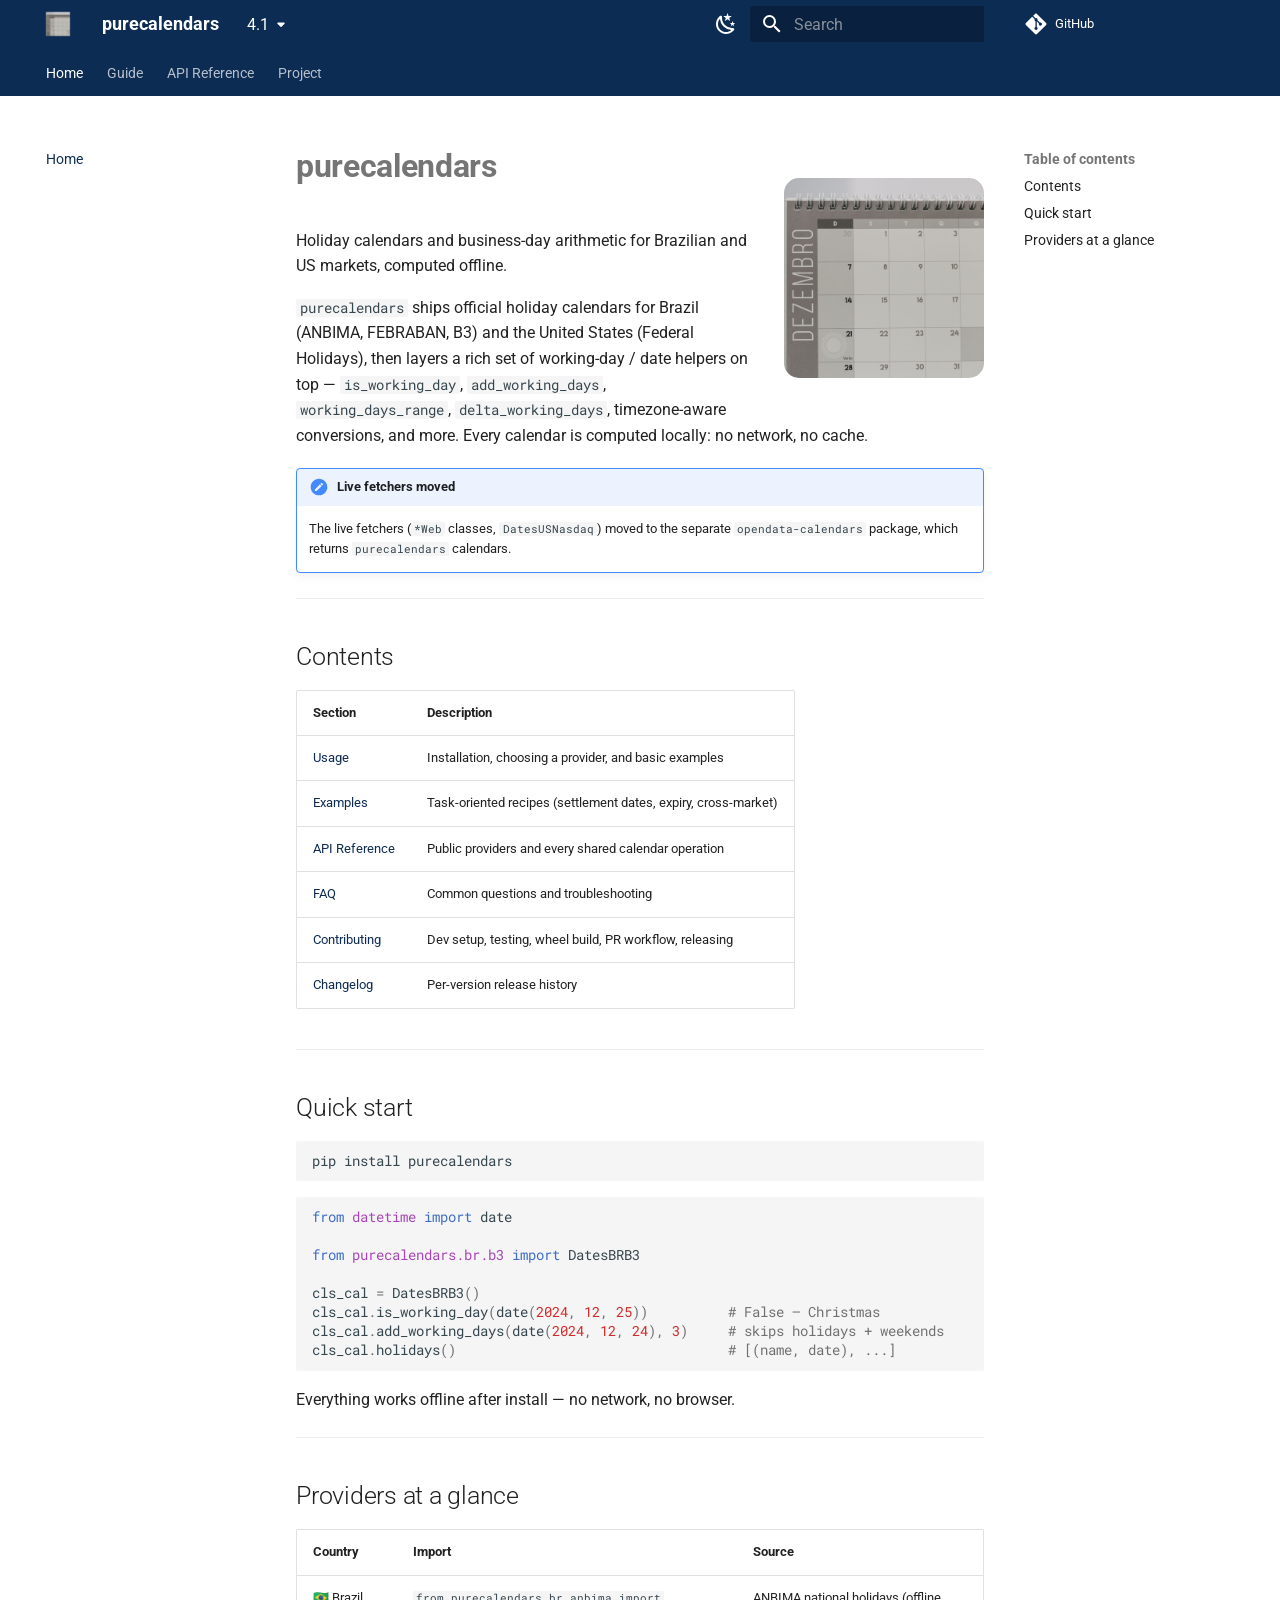
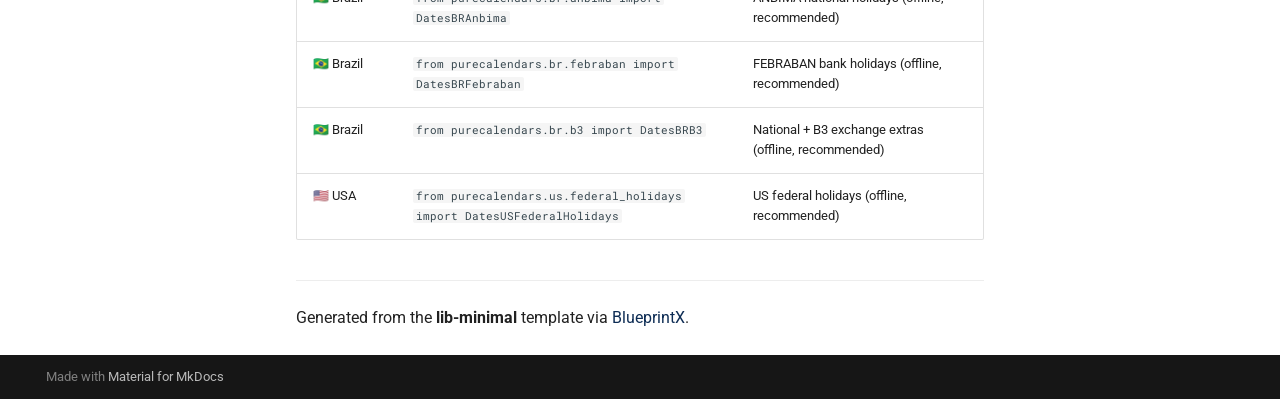
<file: 4.1/index.html>
<!doctype html>
<html lang="en" class="no-js">
  <head>
    
      <meta charset="utf-8">
      <meta name="viewport" content="width=device-width,initial-scale=1">
      
        <meta name="description" content="Holiday calendars and business-day arithmetic for Brazilian and US markets, computed offline.">
      
      
      
      
      
        <link rel="next" href="usage/">
      
      
        
      
      
      <link rel="icon" href="assets/logo.png">
      <meta name="generator" content="mkdocs-1.6.1, mkdocs-material-9.8.2">
    
    
      
        <title>purecalendars</title>
      
    
    
      <link rel="stylesheet" href="assets/stylesheets/main.57a0d79d.min.css">
      
        
        <link rel="stylesheet" href="assets/stylesheets/palette.fb2fffe2.min.css">
      
      


    
    
      
    
    
      
        
        
        <link rel="preconnect" href="https://fonts.gstatic.com" crossorigin>
        <link rel="stylesheet" href="https://fonts.googleapis.com/css?family=Roboto:300,300i,400,400i,700,700i%7CRoboto+Mono:400,400i,700,700i&display=fallback">
        <style>:root{--md-text-font:"Roboto";--md-code-font:"Roboto Mono"}</style>
      
    
    
      <link rel="stylesheet" href="stylesheets/brand.css">
    
    <script>__md_scope=new URL(".",location),__md_hash=e=>[...e].reduce(((e,_)=>(e<<5)-e+_.charCodeAt(0)),0),__md_get=(e,_=localStorage,t=__md_scope)=>JSON.parse(_.getItem(t.pathname+"."+e)),__md_set=(e,_,t=localStorage,a=__md_scope)=>{try{t.setItem(a.pathname+"."+e,JSON.stringify(_))}catch(e){}}</script>
    
      

    
    
  </head>
  
  
    
    
      
    
    
    
    
    <body dir="ltr" data-md-color-scheme="default" data-md-color-primary="custom" data-md-color-accent="indigo">
  
    
    <input class="md-toggle" data-md-toggle="drawer" type="checkbox" id="__drawer" autocomplete="off">
    <input class="md-toggle" data-md-toggle="search" type="checkbox" id="__search" autocomplete="off">
    <label class="md-overlay" for="__drawer"></label>
    <div data-md-component="skip">
      
        
        <a href="#purecalendars" class="md-skip">
          Skip to content
        </a>
      
    </div>
    <div data-md-component="announce">
      
    </div>
    
      <div data-md-color-scheme="default" data-md-component="outdated" hidden>
        
      </div>
    
    
      

<header class="md-header" data-md-component="header">
  <nav class="md-header__inner md-grid" aria-label="Header">
    <a href="." title="purecalendars" class="md-header__button md-logo" aria-label="purecalendars" data-md-component="logo">
      
  <img src="assets/logo.png" alt="logo">

    </a>
    <label class="md-header__button md-icon" for="__drawer">
      
      <svg xmlns="http://www.w3.org/2000/svg" viewBox="0 0 24 24"><path d="M3 6h18v2H3zm0 5h18v2H3zm0 5h18v2H3z"/></svg>
    </label>
    <div class="md-header__title" data-md-component="header-title">
      <div class="md-header__ellipsis">
        <div class="md-header__topic">
          <span class="md-ellipsis">
            purecalendars
          </span>
        </div>
        <div class="md-header__topic" data-md-component="header-topic">
          <span class="md-ellipsis">
            
              Home
            
          </span>
        </div>
      </div>
    </div>
    
      
        <form class="md-header__option" data-md-component="palette">
  
    
    
    
    <input class="md-option" data-md-color-media="" data-md-color-scheme="default" data-md-color-primary="custom" data-md-color-accent="indigo"  aria-label="Switch to dark mode"  type="radio" name="__palette" id="__palette_0">
    
      <label class="md-header__button md-icon" title="Switch to dark mode" for="__palette_1" hidden>
        <svg xmlns="http://www.w3.org/2000/svg" viewBox="0 0 24 24"><path d="m17.75 4.09-2.53 1.94.91 3.06-2.63-1.81-2.63 1.81.91-3.06-2.53-1.94L12.44 4l1.06-3 1.06 3zm3.5 6.91-1.64 1.25.59 1.98-1.7-1.17-1.7 1.17.59-1.98L15.75 11l2.06-.05L18.5 9l.69 1.95zm-2.28 4.95c.83-.08 1.72 1.1 1.19 1.85-.32.45-.66.87-1.08 1.27C15.17 23 8.84 23 4.94 19.07c-3.91-3.9-3.91-10.24 0-14.14.4-.4.82-.76 1.27-1.08.75-.53 1.93.36 1.85 1.19-.27 2.86.69 5.83 2.89 8.02a9.96 9.96 0 0 0 8.02 2.89m-1.64 2.02a12.08 12.08 0 0 1-7.8-3.47c-2.17-2.19-3.33-5-3.49-7.82-2.81 3.14-2.7 7.96.31 10.98 3.02 3.01 7.84 3.12 10.98.31"/></svg>
      </label>
    
  
    
    
    
    <input class="md-option" data-md-color-media="" data-md-color-scheme="slate" data-md-color-primary="custom" data-md-color-accent="indigo"  aria-label="Switch to light mode"  type="radio" name="__palette" id="__palette_1">
    
      <label class="md-header__button md-icon" title="Switch to light mode" for="__palette_0" hidden>
        <svg xmlns="http://www.w3.org/2000/svg" viewBox="0 0 24 24"><path d="m3.55 19.09 1.41 1.41 1.8-1.79-1.42-1.42M12 6c-3.31 0-6 2.69-6 6s2.69 6 6 6 6-2.69 6-6c0-3.32-2.69-6-6-6m8 7h3v-2h-3m-2.76 7.71 1.8 1.79 1.41-1.41-1.79-1.8M20.45 5l-1.41-1.4-1.8 1.79 1.42 1.42M13 1h-2v3h2M6.76 5.39 4.96 3.6 3.55 5l1.79 1.81zM1 13h3v-2H1m12 9h-2v3h2"/></svg>
      </label>
    
  
</form>
      
    
    
      <script>var palette=__md_get("__palette");if(palette&&palette.color){if("(prefers-color-scheme)"===palette.color.media){var media=matchMedia("(prefers-color-scheme: light)"),input=document.querySelector(media.matches?"[data-md-color-media='(prefers-color-scheme: light)']":"[data-md-color-media='(prefers-color-scheme: dark)']");palette.color.media=input.getAttribute("data-md-color-media"),palette.color.scheme=input.getAttribute("data-md-color-scheme"),palette.color.primary=input.getAttribute("data-md-color-primary"),palette.color.accent=input.getAttribute("data-md-color-accent")}for(var[key,value]of Object.entries(palette.color))document.body.setAttribute("data-md-color-"+key,value)}</script>
    
    
    
      
      
        <label class="md-header__button md-icon" for="__search">
          
          <svg xmlns="http://www.w3.org/2000/svg" viewBox="0 0 24 24"><path d="M9.5 3A6.5 6.5 0 0 1 16 9.5c0 1.61-.59 3.09-1.56 4.23l.27.27h.79l5 5-1.5 1.5-5-5v-.79l-.27-.27A6.52 6.52 0 0 1 9.5 16 6.5 6.5 0 0 1 3 9.5 6.5 6.5 0 0 1 9.5 3m0 2C7 5 5 7 5 9.5S7 14 9.5 14 14 12 14 9.5 12 5 9.5 5"/></svg>
        </label>
        <div class="md-search" data-md-component="search" role="dialog">
  <label class="md-search__overlay" for="__search"></label>
  <div class="md-search__inner" role="search">
    <form class="md-search__form" name="search">
      <input type="text" class="md-search__input" name="query" aria-label="Search" placeholder="Search" autocapitalize="off" autocorrect="off" autocomplete="off" spellcheck="false" data-md-component="search-query" required>
      <label class="md-search__icon md-icon" for="__search">
        
        <svg xmlns="http://www.w3.org/2000/svg" viewBox="0 0 24 24"><path d="M9.5 3A6.5 6.5 0 0 1 16 9.5c0 1.61-.59 3.09-1.56 4.23l.27.27h.79l5 5-1.5 1.5-5-5v-.79l-.27-.27A6.52 6.52 0 0 1 9.5 16 6.5 6.5 0 0 1 3 9.5 6.5 6.5 0 0 1 9.5 3m0 2C7 5 5 7 5 9.5S7 14 9.5 14 14 12 14 9.5 12 5 9.5 5"/></svg>
        
        <svg xmlns="http://www.w3.org/2000/svg" viewBox="0 0 24 24"><path d="M20 11v2H8l5.5 5.5-1.42 1.42L4.16 12l7.92-7.92L13.5 5.5 8 11z"/></svg>
      </label>
      <nav class="md-search__options" aria-label="Search">
        
        <button type="reset" class="md-search__icon md-icon" title="Clear" aria-label="Clear" tabindex="-1">
          
          <svg xmlns="http://www.w3.org/2000/svg" viewBox="0 0 24 24"><path d="M19 6.41 17.59 5 12 10.59 6.41 5 5 6.41 10.59 12 5 17.59 6.41 19 12 13.41 17.59 19 19 17.59 13.41 12z"/></svg>
        </button>
      </nav>
      
    </form>
    <div class="md-search__output">
      <div class="md-search__scrollwrap" tabindex="0" data-md-scrollfix>
        <div class="md-search-result" data-md-component="search-result">
          <div class="md-search-result__meta">
            Initializing search
          </div>
          <ol class="md-search-result__list" role="presentation"></ol>
        </div>
      </div>
    </div>
  </div>
</div>
      
    
    
      <div class="md-header__source">
        <a href="https://github.com/guilhermegor/purecalendars" title="Go to repository" class="md-source" data-md-component="source">
  <div class="md-source__icon md-icon">
    
    <svg xmlns="http://www.w3.org/2000/svg" viewBox="0 0 448 512"><!--! Font Awesome Free 7.1.0 by @fontawesome - https://fontawesome.com License - https://fontawesome.com/license/free (Icons: CC BY 4.0, Fonts: SIL OFL 1.1, Code: MIT License) Copyright 2025 Fonticons, Inc.--><path d="M439.6 236.1 244 40.5c-5.4-5.5-12.8-8.5-20.4-8.5s-15 3-20.4 8.4L162.5 81l51.5 51.5c27.1-9.1 52.7 16.8 43.4 43.7l49.7 49.7c34.2-11.8 61.2 31 35.5 56.7-26.5 26.5-70.2-2.9-56-37.3L240.3 199v121.9c25.3 12.5 22.3 41.8 9.1 55-6.4 6.4-15.2 10.1-24.3 10.1s-17.8-3.6-24.3-10.1c-17.6-17.6-11.1-46.9 11.2-56v-123c-20.8-8.5-24.6-30.7-18.6-45L142.6 101 8.5 235.1C3 240.6 0 247.9 0 255.5s3 15 8.5 20.4l195.6 195.7c5.4 5.4 12.7 8.4 20.4 8.4s15-3 20.4-8.4l194.7-194.7c5.4-5.4 8.4-12.8 8.4-20.4s-3-15-8.4-20.4"/></svg>
  </div>
  <div class="md-source__repository">
    GitHub
  </div>
</a>
      </div>
    
  </nav>
  
</header>
    
    <div class="md-container" data-md-component="container">
      
      
        
          
            
<nav class="md-tabs" aria-label="Tabs" data-md-component="tabs">
  <div class="md-grid">
    <ul class="md-tabs__list">
      
        
  
  
  
    
  
  
    <li class="md-tabs__item md-tabs__item--active">
      <a href="." class="md-tabs__link">
        
  
  
    
  
  Home

      </a>
    </li>
  

      
        
  
  
  
  
    
    
      <li class="md-tabs__item">
        <a href="usage/" class="md-tabs__link">
          
  
  
  Guide

        </a>
      </li>
    
  

      
        
  
  
  
  
    
    
      <li class="md-tabs__item">
        <a href="api/" class="md-tabs__link">
          
  
  
  API Reference

        </a>
      </li>
    
  

      
        
  
  
  
  
    
    
      <li class="md-tabs__item">
        <a href="faq/" class="md-tabs__link">
          
  
  
  Project

        </a>
      </li>
    
  

      
    </ul>
  </div>
</nav>
          
        
      
      <main class="md-main" data-md-component="main">
        <div class="md-main__inner md-grid">
          
            
              
              <div class="md-sidebar md-sidebar--primary" data-md-component="sidebar" data-md-type="navigation" >
                <div class="md-sidebar__scrollwrap">
                  <div class="md-sidebar__inner">
                    


  


<nav class="md-nav md-nav--primary md-nav--lifted" aria-label="Navigation" data-md-level="0">
  <label class="md-nav__title" for="__drawer">
    <a href="." title="purecalendars" class="md-nav__button md-logo" aria-label="purecalendars" data-md-component="logo">
      
  <img src="assets/logo.png" alt="logo">

    </a>
    purecalendars
  </label>
  
    <div class="md-nav__source">
      <a href="https://github.com/guilhermegor/purecalendars" title="Go to repository" class="md-source" data-md-component="source">
  <div class="md-source__icon md-icon">
    
    <svg xmlns="http://www.w3.org/2000/svg" viewBox="0 0 448 512"><!--! Font Awesome Free 7.1.0 by @fontawesome - https://fontawesome.com License - https://fontawesome.com/license/free (Icons: CC BY 4.0, Fonts: SIL OFL 1.1, Code: MIT License) Copyright 2025 Fonticons, Inc.--><path d="M439.6 236.1 244 40.5c-5.4-5.5-12.8-8.5-20.4-8.5s-15 3-20.4 8.4L162.5 81l51.5 51.5c27.1-9.1 52.7 16.8 43.4 43.7l49.7 49.7c34.2-11.8 61.2 31 35.5 56.7-26.5 26.5-70.2-2.9-56-37.3L240.3 199v121.9c25.3 12.5 22.3 41.8 9.1 55-6.4 6.4-15.2 10.1-24.3 10.1s-17.8-3.6-24.3-10.1c-17.6-17.6-11.1-46.9 11.2-56v-123c-20.8-8.5-24.6-30.7-18.6-45L142.6 101 8.5 235.1C3 240.6 0 247.9 0 255.5s3 15 8.5 20.4l195.6 195.7c5.4 5.4 12.7 8.4 20.4 8.4s15-3 20.4-8.4l194.7-194.7c5.4-5.4 8.4-12.8 8.4-20.4s-3-15-8.4-20.4"/></svg>
  </div>
  <div class="md-source__repository">
    GitHub
  </div>
</a>
    </div>
  
  <ul class="md-nav__list" data-md-scrollfix>
    
      
      
  
  
    
  
  
  
    <li class="md-nav__item md-nav__item--active">
      
      <input class="md-nav__toggle md-toggle" type="checkbox" id="__toc">
      
      
        
      
      
        <label class="md-nav__link md-nav__link--active" for="__toc">
          
  
  
  <span class="md-ellipsis">
    
  
    Home
  

    
  </span>
  
  

          <span class="md-nav__icon md-icon"></span>
        </label>
      
      <a href="." class="md-nav__link md-nav__link--active">
        
  
  
  <span class="md-ellipsis">
    
  
    Home
  

    
  </span>
  
  

      </a>
      
        

<nav class="md-nav md-nav--secondary" aria-label="Table of contents">
  
  
  
    
  
  
    <label class="md-nav__title" for="__toc">
      <span class="md-nav__icon md-icon"></span>
      Table of contents
    </label>
    <ul class="md-nav__list" data-md-component="toc" data-md-scrollfix>
      
        <li class="md-nav__item">
  <a href="#contents" class="md-nav__link">
    <span class="md-ellipsis">
      
        Contents
      
    </span>
  </a>
  
</li>
      
        <li class="md-nav__item">
  <a href="#quick-start" class="md-nav__link">
    <span class="md-ellipsis">
      
        Quick start
      
    </span>
  </a>
  
</li>
      
        <li class="md-nav__item">
  <a href="#providers-at-a-glance" class="md-nav__link">
    <span class="md-ellipsis">
      
        Providers at a glance
      
    </span>
  </a>
  
</li>
      
    </ul>
  
</nav>
      
    </li>
  

    
      
      
  
  
  
  
    
    
    
    
      
      
        
      
    
    
    <li class="md-nav__item md-nav__item--nested">
      
        
        
        <input class="md-nav__toggle md-toggle " type="checkbox" id="__nav_2" >
        
          
          <label class="md-nav__link" for="__nav_2" id="__nav_2_label" tabindex="0">
            
  
  
  <span class="md-ellipsis">
    
  
    Guide
  

    
  </span>
  
  

            <span class="md-nav__icon md-icon"></span>
          </label>
        
        <nav class="md-nav" data-md-level="1" aria-labelledby="__nav_2_label" aria-expanded="false">
          <label class="md-nav__title" for="__nav_2">
            <span class="md-nav__icon md-icon"></span>
            
  
    Guide
  

          </label>
          <ul class="md-nav__list" data-md-scrollfix>
            
              
                
  
  
  
  
    <li class="md-nav__item">
      <a href="usage/" class="md-nav__link">
        
  
  
  <span class="md-ellipsis">
    
  
    Usage
  

    
  </span>
  
  

      </a>
    </li>
  

              
            
              
                
  
  
  
  
    <li class="md-nav__item">
      <a href="examples/" class="md-nav__link">
        
  
  
  <span class="md-ellipsis">
    
  
    Examples
  

    
  </span>
  
  

      </a>
    </li>
  

              
            
          </ul>
        </nav>
      
    </li>
  

    
      
      
  
  
  
  
    
    
    
    
      
      
        
      
    
    
    <li class="md-nav__item md-nav__item--nested">
      
        
        
        <input class="md-nav__toggle md-toggle " type="checkbox" id="__nav_3" >
        
          
          <label class="md-nav__link" for="__nav_3" id="__nav_3_label" tabindex="0">
            
  
  
  <span class="md-ellipsis">
    
  
    API Reference
  

    
  </span>
  
  

            <span class="md-nav__icon md-icon"></span>
          </label>
        
        <nav class="md-nav" data-md-level="1" aria-labelledby="__nav_3_label" aria-expanded="false">
          <label class="md-nav__title" for="__nav_3">
            <span class="md-nav__icon md-icon"></span>
            
  
    API Reference
  

          </label>
          <ul class="md-nav__list" data-md-scrollfix>
            
              
                
  
  
  
  
    <li class="md-nav__item">
      <a href="api/" class="md-nav__link">
        
  
  
  <span class="md-ellipsis">
    
  
    Overview
  

    
  </span>
  
  

      </a>
    </li>
  

              
            
              
                
  
  
  
  
    <li class="md-nav__item">
      <a href="api/reference/" class="md-nav__link">
        
  
  
  <span class="md-ellipsis">
    
  
    Reference
  

    
  </span>
  
  

      </a>
    </li>
  

              
            
          </ul>
        </nav>
      
    </li>
  

    
      
      
  
  
  
  
    
    
    
    
      
      
        
      
    
    
    <li class="md-nav__item md-nav__item--nested">
      
        
        
        <input class="md-nav__toggle md-toggle " type="checkbox" id="__nav_4" >
        
          
          <label class="md-nav__link" for="__nav_4" id="__nav_4_label" tabindex="0">
            
  
  
  <span class="md-ellipsis">
    
  
    Project
  

    
  </span>
  
  

            <span class="md-nav__icon md-icon"></span>
          </label>
        
        <nav class="md-nav" data-md-level="1" aria-labelledby="__nav_4_label" aria-expanded="false">
          <label class="md-nav__title" for="__nav_4">
            <span class="md-nav__icon md-icon"></span>
            
  
    Project
  

          </label>
          <ul class="md-nav__list" data-md-scrollfix>
            
              
                
  
  
  
  
    <li class="md-nav__item">
      <a href="faq/" class="md-nav__link">
        
  
  
  <span class="md-ellipsis">
    
  
    FAQ
  

    
  </span>
  
  

      </a>
    </li>
  

              
            
              
                
  
  
  
  
    <li class="md-nav__item">
      <a href="contributing/" class="md-nav__link">
        
  
  
  <span class="md-ellipsis">
    
  
    Contributing
  

    
  </span>
  
  

      </a>
    </li>
  

              
            
              
                
  
  
  
  
    <li class="md-nav__item">
      <a href="changelog/" class="md-nav__link">
        
  
  
  <span class="md-ellipsis">
    
  
    Changelog
  

    
  </span>
  
  

      </a>
    </li>
  

              
            
              
                
  
  
  
  
    <li class="md-nav__item">
      <a href="incidents/" class="md-nav__link">
        
  
  
  <span class="md-ellipsis">
    
  
    Incidents
  

    
  </span>
  
  

      </a>
    </li>
  

              
            
              
                
  
  
  
  
    <li class="md-nav__item">
      <a href="template-updates/" class="md-nav__link">
        
  
  
  <span class="md-ellipsis">
    
  
    Template updates
  

    
  </span>
  
  

      </a>
    </li>
  

              
            
          </ul>
        </nav>
      
    </li>
  

    
  </ul>
</nav>
                  </div>
                </div>
              </div>
            
            
              
              <div class="md-sidebar md-sidebar--secondary" data-md-component="sidebar" data-md-type="toc" >
                <div class="md-sidebar__scrollwrap">
                  <div class="md-sidebar__inner">
                    

<nav class="md-nav md-nav--secondary" aria-label="Table of contents">
  
  
  
    
  
  
    <label class="md-nav__title" for="__toc">
      <span class="md-nav__icon md-icon"></span>
      Table of contents
    </label>
    <ul class="md-nav__list" data-md-component="toc" data-md-scrollfix>
      
        <li class="md-nav__item">
  <a href="#contents" class="md-nav__link">
    <span class="md-ellipsis">
      
        Contents
      
    </span>
  </a>
  
</li>
      
        <li class="md-nav__item">
  <a href="#quick-start" class="md-nav__link">
    <span class="md-ellipsis">
      
        Quick start
      
    </span>
  </a>
  
</li>
      
        <li class="md-nav__item">
  <a href="#providers-at-a-glance" class="md-nav__link">
    <span class="md-ellipsis">
      
        Providers at a glance
      
    </span>
  </a>
  
</li>
      
    </ul>
  
</nav>
                  </div>
                </div>
              </div>
            
          
          
            <div class="md-content" data-md-component="content">
              
              <article class="md-content__inner md-typeset">
                
                  


  
  


<h1 id="purecalendars"><strong>purecalendars</strong> <img src="assets/logo.png" align="right" width="200" style="border-radius: 15px;" alt="purecalendars logo"><a class="headerlink" href="#purecalendars" title="Permanent link">&para;</a></h1>
<p>Holiday calendars and business-day arithmetic for Brazilian and US markets, computed offline.</p>
<p><code>purecalendars</code> ships official holiday calendars for Brazil (ANBIMA, FEBRABAN, B3) and the United
States (Federal Holidays), then layers a rich set of working-day / date helpers on top
— <code>is_working_day</code>, <code>add_working_days</code>, <code>working_days_range</code>, <code>delta_working_days</code>,
timezone-aware conversions, and more. Every calendar is computed locally: no network, no cache.</p>
<div class="admonition note">
<p class="admonition-title">Live fetchers moved</p>
<p>The live fetchers (<code>*Web</code> classes, <code>DatesUSNasdaq</code>) moved to the separate <code>opendata-calendars</code> package, which returns <code>purecalendars</code> calendars.</p>
</div>
<hr />
<h2 id="contents">Contents<a class="headerlink" href="#contents" title="Permanent link">&para;</a></h2>
<table>
<thead>
<tr>
<th>Section</th>
<th>Description</th>
</tr>
</thead>
<tbody>
<tr>
<td><a href="usage/">Usage</a></td>
<td>Installation, choosing a provider, and basic examples</td>
</tr>
<tr>
<td><a href="examples/">Examples</a></td>
<td>Task-oriented recipes (settlement dates, expiry, cross-market)</td>
</tr>
<tr>
<td><a href="api/">API Reference</a></td>
<td>Public providers and every shared calendar operation</td>
</tr>
<tr>
<td><a href="faq/">FAQ</a></td>
<td>Common questions and troubleshooting</td>
</tr>
<tr>
<td><a href="contributing/">Contributing</a></td>
<td>Dev setup, testing, wheel build, PR workflow, releasing</td>
</tr>
<tr>
<td><a href="changelog/">Changelog</a></td>
<td>Per-version release history</td>
</tr>
</tbody>
</table>
<hr />
<h2 id="quick-start">Quick start<a class="headerlink" href="#quick-start" title="Permanent link">&para;</a></h2>
<div class="language-bash highlight"><pre><span></span><code><span id="__span-0-1"><a id="__codelineno-0-1" name="__codelineno-0-1" href="#__codelineno-0-1"></a>pip<span class="w"> </span>install<span class="w"> </span>purecalendars
</span></code></pre></div>
<div class="language-python highlight"><pre><span></span><code><span id="__span-1-1"><a id="__codelineno-1-1" name="__codelineno-1-1" href="#__codelineno-1-1"></a><span class="kn">from</span><span class="w"> </span><span class="nn">datetime</span><span class="w"> </span><span class="kn">import</span> <span class="n">date</span>
</span><span id="__span-1-2"><a id="__codelineno-1-2" name="__codelineno-1-2" href="#__codelineno-1-2"></a>
</span><span id="__span-1-3"><a id="__codelineno-1-3" name="__codelineno-1-3" href="#__codelineno-1-3"></a><span class="kn">from</span><span class="w"> </span><span class="nn">purecalendars.br.b3</span><span class="w"> </span><span class="kn">import</span> <span class="n">DatesBRB3</span>
</span><span id="__span-1-4"><a id="__codelineno-1-4" name="__codelineno-1-4" href="#__codelineno-1-4"></a>
</span><span id="__span-1-5"><a id="__codelineno-1-5" name="__codelineno-1-5" href="#__codelineno-1-5"></a><span class="n">cls_cal</span> <span class="o">=</span> <span class="n">DatesBRB3</span><span class="p">()</span>
</span><span id="__span-1-6"><a id="__codelineno-1-6" name="__codelineno-1-6" href="#__codelineno-1-6"></a><span class="n">cls_cal</span><span class="o">.</span><span class="n">is_working_day</span><span class="p">(</span><span class="n">date</span><span class="p">(</span><span class="mi">2024</span><span class="p">,</span> <span class="mi">12</span><span class="p">,</span> <span class="mi">25</span><span class="p">))</span>          <span class="c1"># False — Christmas</span>
</span><span id="__span-1-7"><a id="__codelineno-1-7" name="__codelineno-1-7" href="#__codelineno-1-7"></a><span class="n">cls_cal</span><span class="o">.</span><span class="n">add_working_days</span><span class="p">(</span><span class="n">date</span><span class="p">(</span><span class="mi">2024</span><span class="p">,</span> <span class="mi">12</span><span class="p">,</span> <span class="mi">24</span><span class="p">),</span> <span class="mi">3</span><span class="p">)</span>     <span class="c1"># skips holidays + weekends</span>
</span><span id="__span-1-8"><a id="__codelineno-1-8" name="__codelineno-1-8" href="#__codelineno-1-8"></a><span class="n">cls_cal</span><span class="o">.</span><span class="n">holidays</span><span class="p">()</span>                                  <span class="c1"># [(name, date), ...]</span>
</span></code></pre></div>
<p>Everything works offline after install — no network, no browser.</p>
<hr />
<h2 id="providers-at-a-glance">Providers at a glance<a class="headerlink" href="#providers-at-a-glance" title="Permanent link">&para;</a></h2>
<table>
<thead>
<tr>
<th>Country</th>
<th>Import</th>
<th>Source</th>
</tr>
</thead>
<tbody>
<tr>
<td>🇧🇷 Brazil</td>
<td><code>from purecalendars.br.anbima import DatesBRAnbima</code></td>
<td>ANBIMA national holidays (offline, recommended)</td>
</tr>
<tr>
<td>🇧🇷 Brazil</td>
<td><code>from purecalendars.br.febraban import DatesBRFebraban</code></td>
<td>FEBRABAN bank holidays (offline, recommended)</td>
</tr>
<tr>
<td>🇧🇷 Brazil</td>
<td><code>from purecalendars.br.b3 import DatesBRB3</code></td>
<td>National + B3 exchange extras (offline, recommended)</td>
</tr>
<tr>
<td>🇺🇸 USA</td>
<td><code>from purecalendars.us.federal_holidays import DatesUSFederalHolidays</code></td>
<td>US federal holidays (offline, recommended)</td>
</tr>
</tbody>
</table>
<hr />
<p>Generated from the <strong>lib-minimal</strong> template via <a href="https://github.com/guilhermegor/BlueprintX">BlueprintX</a>.</p>












                
              </article>
            </div>
          
          
<script>var target=document.getElementById(location.hash.slice(1));target&&target.name&&(target.checked=target.name.startsWith("__tabbed_"))</script>
        </div>
        
      </main>
      
        <footer class="md-footer">
  
  <div class="md-footer-meta md-typeset">
    <div class="md-footer-meta__inner md-grid">
      <div class="md-copyright">
  
  
    Made with
    <a href="https://squidfunk.github.io/mkdocs-material/" target="_blank" rel="noopener">
      Material for MkDocs
    </a>
  
</div>
      
    </div>
  </div>
</footer>
      
    </div>
    <div class="md-dialog" data-md-component="dialog">
      <div class="md-dialog__inner md-typeset"></div>
    </div>
    
    
    
      
      
      <script id="__config" type="application/json">{"annotate": null, "base": ".", "features": ["navigation.tabs", "navigation.sections"], "search": "assets/javascripts/workers/search.a7633da7.min.js", "tags": null, "translations": {"clipboard.copied": "Copied to clipboard", "clipboard.copy": "Copy to clipboard", "search.result.more.one": "1 more on this page", "search.result.more.other": "# more on this page", "search.result.none": "No matching documents", "search.result.one": "1 matching document", "search.result.other": "# matching documents", "search.result.placeholder": "Type to start searching", "search.result.term.missing": "Missing", "select.version": "Select version"}, "version": {"provider": "mike"}}</script>
    
    
      <script src="assets/javascripts/bundle.a5f9d56c.min.js"></script>
      
    
  </body>
</html>
</file>
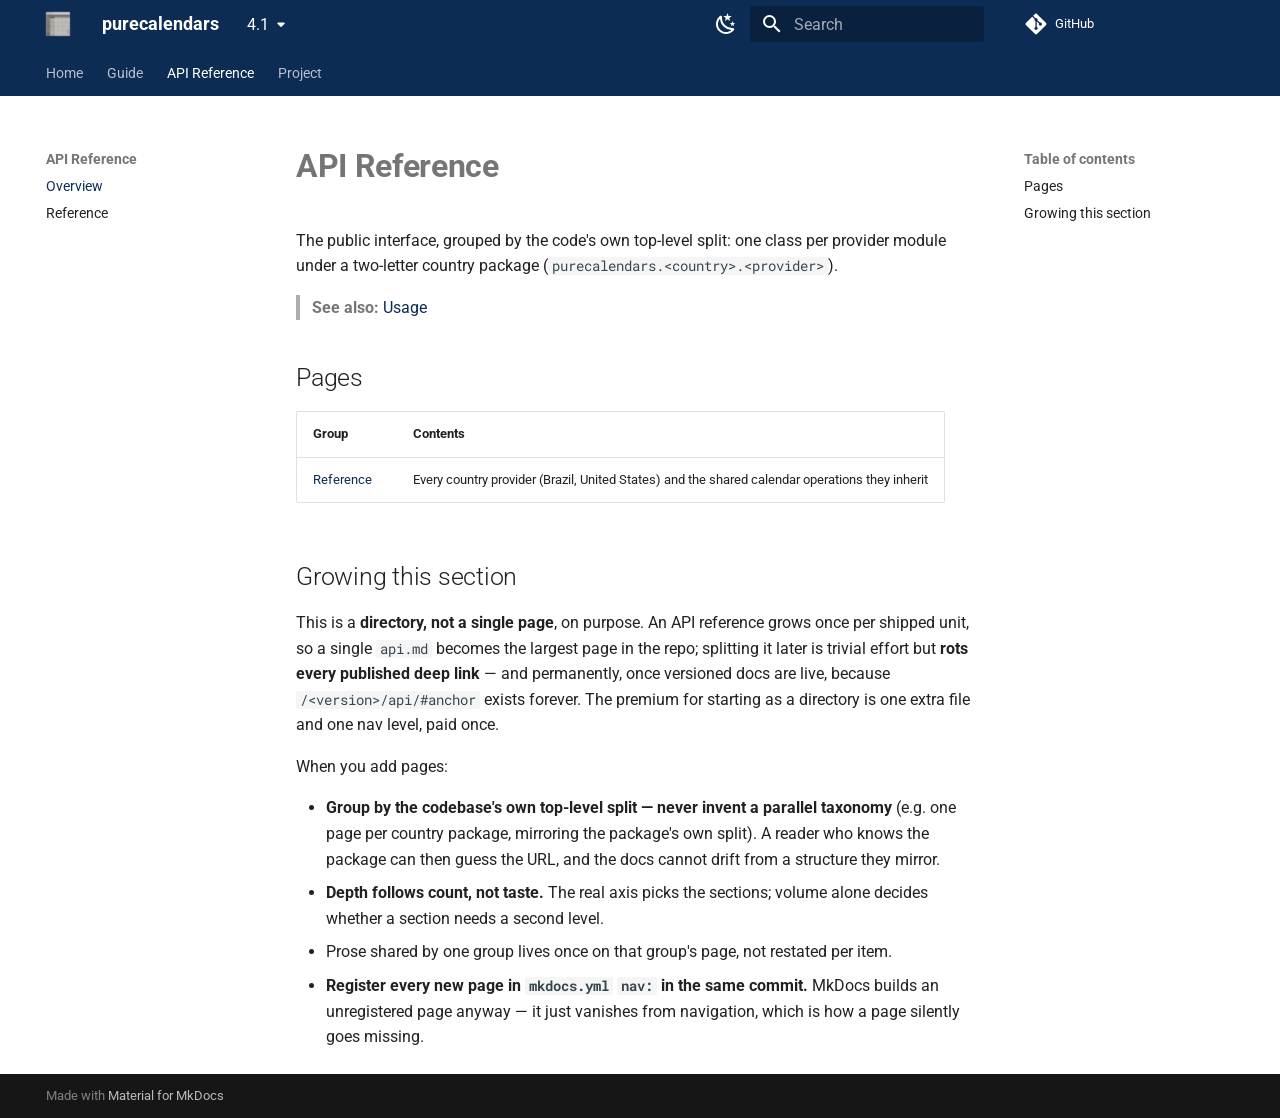
<file: 4.1/api/index.html>
<!doctype html>
<html lang="en" class="no-js">
  <head>
    
      <meta charset="utf-8">
      <meta name="viewport" content="width=device-width,initial-scale=1">
      
        <meta name="description" content="Holiday calendars and business-day arithmetic for Brazilian and US markets, computed offline.">
      
      
      
      
        <link rel="prev" href="../examples/">
      
      
        <link rel="next" href="reference/">
      
      
        
      
      
      <link rel="icon" href="../assets/logo.png">
      <meta name="generator" content="mkdocs-1.6.1, mkdocs-material-9.8.2">
    
    
      
        <title>Overview - purecalendars</title>
      
    
    
      <link rel="stylesheet" href="../assets/stylesheets/main.57a0d79d.min.css">
      
        
        <link rel="stylesheet" href="../assets/stylesheets/palette.fb2fffe2.min.css">
      
      


    
    
      
    
    
      
        
        
        <link rel="preconnect" href="https://fonts.gstatic.com" crossorigin>
        <link rel="stylesheet" href="https://fonts.googleapis.com/css?family=Roboto:300,300i,400,400i,700,700i%7CRoboto+Mono:400,400i,700,700i&display=fallback">
        <style>:root{--md-text-font:"Roboto";--md-code-font:"Roboto Mono"}</style>
      
    
    
      <link rel="stylesheet" href="../stylesheets/brand.css">
    
    <script>__md_scope=new URL("..",location),__md_hash=e=>[...e].reduce(((e,_)=>(e<<5)-e+_.charCodeAt(0)),0),__md_get=(e,_=localStorage,t=__md_scope)=>JSON.parse(_.getItem(t.pathname+"."+e)),__md_set=(e,_,t=localStorage,a=__md_scope)=>{try{t.setItem(a.pathname+"."+e,JSON.stringify(_))}catch(e){}}</script>
    
      

    
    
  </head>
  
  
    
    
      
    
    
    
    
    <body dir="ltr" data-md-color-scheme="default" data-md-color-primary="custom" data-md-color-accent="indigo">
  
    
    <input class="md-toggle" data-md-toggle="drawer" type="checkbox" id="__drawer" autocomplete="off">
    <input class="md-toggle" data-md-toggle="search" type="checkbox" id="__search" autocomplete="off">
    <label class="md-overlay" for="__drawer"></label>
    <div data-md-component="skip">
      
        
        <a href="#api-reference" class="md-skip">
          Skip to content
        </a>
      
    </div>
    <div data-md-component="announce">
      
    </div>
    
      <div data-md-color-scheme="default" data-md-component="outdated" hidden>
        
      </div>
    
    
      

<header class="md-header" data-md-component="header">
  <nav class="md-header__inner md-grid" aria-label="Header">
    <a href=".." title="purecalendars" class="md-header__button md-logo" aria-label="purecalendars" data-md-component="logo">
      
  <img src="../assets/logo.png" alt="logo">

    </a>
    <label class="md-header__button md-icon" for="__drawer">
      
      <svg xmlns="http://www.w3.org/2000/svg" viewBox="0 0 24 24"><path d="M3 6h18v2H3zm0 5h18v2H3zm0 5h18v2H3z"/></svg>
    </label>
    <div class="md-header__title" data-md-component="header-title">
      <div class="md-header__ellipsis">
        <div class="md-header__topic">
          <span class="md-ellipsis">
            purecalendars
          </span>
        </div>
        <div class="md-header__topic" data-md-component="header-topic">
          <span class="md-ellipsis">
            
              Overview
            
          </span>
        </div>
      </div>
    </div>
    
      
        <form class="md-header__option" data-md-component="palette">
  
    
    
    
    <input class="md-option" data-md-color-media="" data-md-color-scheme="default" data-md-color-primary="custom" data-md-color-accent="indigo"  aria-label="Switch to dark mode"  type="radio" name="__palette" id="__palette_0">
    
      <label class="md-header__button md-icon" title="Switch to dark mode" for="__palette_1" hidden>
        <svg xmlns="http://www.w3.org/2000/svg" viewBox="0 0 24 24"><path d="m17.75 4.09-2.53 1.94.91 3.06-2.63-1.81-2.63 1.81.91-3.06-2.53-1.94L12.44 4l1.06-3 1.06 3zm3.5 6.91-1.64 1.25.59 1.98-1.7-1.17-1.7 1.17.59-1.98L15.75 11l2.06-.05L18.5 9l.69 1.95zm-2.28 4.95c.83-.08 1.72 1.1 1.19 1.85-.32.45-.66.87-1.08 1.27C15.17 23 8.84 23 4.94 19.07c-3.91-3.9-3.91-10.24 0-14.14.4-.4.82-.76 1.27-1.08.75-.53 1.93.36 1.85 1.19-.27 2.86.69 5.83 2.89 8.02a9.96 9.96 0 0 0 8.02 2.89m-1.64 2.02a12.08 12.08 0 0 1-7.8-3.47c-2.17-2.19-3.33-5-3.49-7.82-2.81 3.14-2.7 7.96.31 10.98 3.02 3.01 7.84 3.12 10.98.31"/></svg>
      </label>
    
  
    
    
    
    <input class="md-option" data-md-color-media="" data-md-color-scheme="slate" data-md-color-primary="custom" data-md-color-accent="indigo"  aria-label="Switch to light mode"  type="radio" name="__palette" id="__palette_1">
    
      <label class="md-header__button md-icon" title="Switch to light mode" for="__palette_0" hidden>
        <svg xmlns="http://www.w3.org/2000/svg" viewBox="0 0 24 24"><path d="m3.55 19.09 1.41 1.41 1.8-1.79-1.42-1.42M12 6c-3.31 0-6 2.69-6 6s2.69 6 6 6 6-2.69 6-6c0-3.32-2.69-6-6-6m8 7h3v-2h-3m-2.76 7.71 1.8 1.79 1.41-1.41-1.79-1.8M20.45 5l-1.41-1.4-1.8 1.79 1.42 1.42M13 1h-2v3h2M6.76 5.39 4.96 3.6 3.55 5l1.79 1.81zM1 13h3v-2H1m12 9h-2v3h2"/></svg>
      </label>
    
  
</form>
      
    
    
      <script>var palette=__md_get("__palette");if(palette&&palette.color){if("(prefers-color-scheme)"===palette.color.media){var media=matchMedia("(prefers-color-scheme: light)"),input=document.querySelector(media.matches?"[data-md-color-media='(prefers-color-scheme: light)']":"[data-md-color-media='(prefers-color-scheme: dark)']");palette.color.media=input.getAttribute("data-md-color-media"),palette.color.scheme=input.getAttribute("data-md-color-scheme"),palette.color.primary=input.getAttribute("data-md-color-primary"),palette.color.accent=input.getAttribute("data-md-color-accent")}for(var[key,value]of Object.entries(palette.color))document.body.setAttribute("data-md-color-"+key,value)}</script>
    
    
    
      
      
        <label class="md-header__button md-icon" for="__search">
          
          <svg xmlns="http://www.w3.org/2000/svg" viewBox="0 0 24 24"><path d="M9.5 3A6.5 6.5 0 0 1 16 9.5c0 1.61-.59 3.09-1.56 4.23l.27.27h.79l5 5-1.5 1.5-5-5v-.79l-.27-.27A6.52 6.52 0 0 1 9.5 16 6.5 6.5 0 0 1 3 9.5 6.5 6.5 0 0 1 9.5 3m0 2C7 5 5 7 5 9.5S7 14 9.5 14 14 12 14 9.5 12 5 9.5 5"/></svg>
        </label>
        <div class="md-search" data-md-component="search" role="dialog">
  <label class="md-search__overlay" for="__search"></label>
  <div class="md-search__inner" role="search">
    <form class="md-search__form" name="search">
      <input type="text" class="md-search__input" name="query" aria-label="Search" placeholder="Search" autocapitalize="off" autocorrect="off" autocomplete="off" spellcheck="false" data-md-component="search-query" required>
      <label class="md-search__icon md-icon" for="__search">
        
        <svg xmlns="http://www.w3.org/2000/svg" viewBox="0 0 24 24"><path d="M9.5 3A6.5 6.5 0 0 1 16 9.5c0 1.61-.59 3.09-1.56 4.23l.27.27h.79l5 5-1.5 1.5-5-5v-.79l-.27-.27A6.52 6.52 0 0 1 9.5 16 6.5 6.5 0 0 1 3 9.5 6.5 6.5 0 0 1 9.5 3m0 2C7 5 5 7 5 9.5S7 14 9.5 14 14 12 14 9.5 12 5 9.5 5"/></svg>
        
        <svg xmlns="http://www.w3.org/2000/svg" viewBox="0 0 24 24"><path d="M20 11v2H8l5.5 5.5-1.42 1.42L4.16 12l7.92-7.92L13.5 5.5 8 11z"/></svg>
      </label>
      <nav class="md-search__options" aria-label="Search">
        
        <button type="reset" class="md-search__icon md-icon" title="Clear" aria-label="Clear" tabindex="-1">
          
          <svg xmlns="http://www.w3.org/2000/svg" viewBox="0 0 24 24"><path d="M19 6.41 17.59 5 12 10.59 6.41 5 5 6.41 10.59 12 5 17.59 6.41 19 12 13.41 17.59 19 19 17.59 13.41 12z"/></svg>
        </button>
      </nav>
      
    </form>
    <div class="md-search__output">
      <div class="md-search__scrollwrap" tabindex="0" data-md-scrollfix>
        <div class="md-search-result" data-md-component="search-result">
          <div class="md-search-result__meta">
            Initializing search
          </div>
          <ol class="md-search-result__list" role="presentation"></ol>
        </div>
      </div>
    </div>
  </div>
</div>
      
    
    
      <div class="md-header__source">
        <a href="https://github.com/guilhermegor/purecalendars" title="Go to repository" class="md-source" data-md-component="source">
  <div class="md-source__icon md-icon">
    
    <svg xmlns="http://www.w3.org/2000/svg" viewBox="0 0 448 512"><!--! Font Awesome Free 7.1.0 by @fontawesome - https://fontawesome.com License - https://fontawesome.com/license/free (Icons: CC BY 4.0, Fonts: SIL OFL 1.1, Code: MIT License) Copyright 2025 Fonticons, Inc.--><path d="M439.6 236.1 244 40.5c-5.4-5.5-12.8-8.5-20.4-8.5s-15 3-20.4 8.4L162.5 81l51.5 51.5c27.1-9.1 52.7 16.8 43.4 43.7l49.7 49.7c34.2-11.8 61.2 31 35.5 56.7-26.5 26.5-70.2-2.9-56-37.3L240.3 199v121.9c25.3 12.5 22.3 41.8 9.1 55-6.4 6.4-15.2 10.1-24.3 10.1s-17.8-3.6-24.3-10.1c-17.6-17.6-11.1-46.9 11.2-56v-123c-20.8-8.5-24.6-30.7-18.6-45L142.6 101 8.5 235.1C3 240.6 0 247.9 0 255.5s3 15 8.5 20.4l195.6 195.7c5.4 5.4 12.7 8.4 20.4 8.4s15-3 20.4-8.4l194.7-194.7c5.4-5.4 8.4-12.8 8.4-20.4s-3-15-8.4-20.4"/></svg>
  </div>
  <div class="md-source__repository">
    GitHub
  </div>
</a>
      </div>
    
  </nav>
  
</header>
    
    <div class="md-container" data-md-component="container">
      
      
        
          
            
<nav class="md-tabs" aria-label="Tabs" data-md-component="tabs">
  <div class="md-grid">
    <ul class="md-tabs__list">
      
        
  
  
  
  
    <li class="md-tabs__item">
      <a href=".." class="md-tabs__link">
        
  
  
    
  
  Home

      </a>
    </li>
  

      
        
  
  
  
  
    
    
      <li class="md-tabs__item">
        <a href="../usage/" class="md-tabs__link">
          
  
  
  Guide

        </a>
      </li>
    
  

      
        
  
  
  
    
  
  
    
    
      <li class="md-tabs__item md-tabs__item--active">
        <a href="./" class="md-tabs__link">
          
  
  
  API Reference

        </a>
      </li>
    
  

      
        
  
  
  
  
    
    
      <li class="md-tabs__item">
        <a href="../faq/" class="md-tabs__link">
          
  
  
  Project

        </a>
      </li>
    
  

      
    </ul>
  </div>
</nav>
          
        
      
      <main class="md-main" data-md-component="main">
        <div class="md-main__inner md-grid">
          
            
              
              <div class="md-sidebar md-sidebar--primary" data-md-component="sidebar" data-md-type="navigation" >
                <div class="md-sidebar__scrollwrap">
                  <div class="md-sidebar__inner">
                    


  


<nav class="md-nav md-nav--primary md-nav--lifted" aria-label="Navigation" data-md-level="0">
  <label class="md-nav__title" for="__drawer">
    <a href=".." title="purecalendars" class="md-nav__button md-logo" aria-label="purecalendars" data-md-component="logo">
      
  <img src="../assets/logo.png" alt="logo">

    </a>
    purecalendars
  </label>
  
    <div class="md-nav__source">
      <a href="https://github.com/guilhermegor/purecalendars" title="Go to repository" class="md-source" data-md-component="source">
  <div class="md-source__icon md-icon">
    
    <svg xmlns="http://www.w3.org/2000/svg" viewBox="0 0 448 512"><!--! Font Awesome Free 7.1.0 by @fontawesome - https://fontawesome.com License - https://fontawesome.com/license/free (Icons: CC BY 4.0, Fonts: SIL OFL 1.1, Code: MIT License) Copyright 2025 Fonticons, Inc.--><path d="M439.6 236.1 244 40.5c-5.4-5.5-12.8-8.5-20.4-8.5s-15 3-20.4 8.4L162.5 81l51.5 51.5c27.1-9.1 52.7 16.8 43.4 43.7l49.7 49.7c34.2-11.8 61.2 31 35.5 56.7-26.5 26.5-70.2-2.9-56-37.3L240.3 199v121.9c25.3 12.5 22.3 41.8 9.1 55-6.4 6.4-15.2 10.1-24.3 10.1s-17.8-3.6-24.3-10.1c-17.6-17.6-11.1-46.9 11.2-56v-123c-20.8-8.5-24.6-30.7-18.6-45L142.6 101 8.5 235.1C3 240.6 0 247.9 0 255.5s3 15 8.5 20.4l195.6 195.7c5.4 5.4 12.7 8.4 20.4 8.4s15-3 20.4-8.4l194.7-194.7c5.4-5.4 8.4-12.8 8.4-20.4s-3-15-8.4-20.4"/></svg>
  </div>
  <div class="md-source__repository">
    GitHub
  </div>
</a>
    </div>
  
  <ul class="md-nav__list" data-md-scrollfix>
    
      
      
  
  
  
  
    <li class="md-nav__item">
      <a href=".." class="md-nav__link">
        
  
  
  <span class="md-ellipsis">
    
  
    Home
  

    
  </span>
  
  

      </a>
    </li>
  

    
      
      
  
  
  
  
    
    
    
    
      
      
        
      
    
    
    <li class="md-nav__item md-nav__item--nested">
      
        
        
        <input class="md-nav__toggle md-toggle " type="checkbox" id="__nav_2" >
        
          
          <label class="md-nav__link" for="__nav_2" id="__nav_2_label" tabindex="0">
            
  
  
  <span class="md-ellipsis">
    
  
    Guide
  

    
  </span>
  
  

            <span class="md-nav__icon md-icon"></span>
          </label>
        
        <nav class="md-nav" data-md-level="1" aria-labelledby="__nav_2_label" aria-expanded="false">
          <label class="md-nav__title" for="__nav_2">
            <span class="md-nav__icon md-icon"></span>
            
  
    Guide
  

          </label>
          <ul class="md-nav__list" data-md-scrollfix>
            
              
                
  
  
  
  
    <li class="md-nav__item">
      <a href="../usage/" class="md-nav__link">
        
  
  
  <span class="md-ellipsis">
    
  
    Usage
  

    
  </span>
  
  

      </a>
    </li>
  

              
            
              
                
  
  
  
  
    <li class="md-nav__item">
      <a href="../examples/" class="md-nav__link">
        
  
  
  <span class="md-ellipsis">
    
  
    Examples
  

    
  </span>
  
  

      </a>
    </li>
  

              
            
          </ul>
        </nav>
      
    </li>
  

    
      
      
  
  
    
  
  
  
    
    
    
    
      
        
        
      
      
        
      
    
    
    <li class="md-nav__item md-nav__item--active md-nav__item--section md-nav__item--nested">
      
        
        
        <input class="md-nav__toggle md-toggle " type="checkbox" id="__nav_3" checked>
        
          
          <label class="md-nav__link" for="__nav_3" id="__nav_3_label" tabindex="">
            
  
  
  <span class="md-ellipsis">
    
  
    API Reference
  

    
  </span>
  
  

            <span class="md-nav__icon md-icon"></span>
          </label>
        
        <nav class="md-nav" data-md-level="1" aria-labelledby="__nav_3_label" aria-expanded="true">
          <label class="md-nav__title" for="__nav_3">
            <span class="md-nav__icon md-icon"></span>
            
  
    API Reference
  

          </label>
          <ul class="md-nav__list" data-md-scrollfix>
            
              
                
  
  
    
  
  
  
    <li class="md-nav__item md-nav__item--active">
      
      <input class="md-nav__toggle md-toggle" type="checkbox" id="__toc">
      
      
        
      
      
        <label class="md-nav__link md-nav__link--active" for="__toc">
          
  
  
  <span class="md-ellipsis">
    
  
    Overview
  

    
  </span>
  
  

          <span class="md-nav__icon md-icon"></span>
        </label>
      
      <a href="./" class="md-nav__link md-nav__link--active">
        
  
  
  <span class="md-ellipsis">
    
  
    Overview
  

    
  </span>
  
  

      </a>
      
        

<nav class="md-nav md-nav--secondary" aria-label="Table of contents">
  
  
  
    
  
  
    <label class="md-nav__title" for="__toc">
      <span class="md-nav__icon md-icon"></span>
      Table of contents
    </label>
    <ul class="md-nav__list" data-md-component="toc" data-md-scrollfix>
      
        <li class="md-nav__item">
  <a href="#pages" class="md-nav__link">
    <span class="md-ellipsis">
      
        Pages
      
    </span>
  </a>
  
</li>
      
        <li class="md-nav__item">
  <a href="#growing-this-section" class="md-nav__link">
    <span class="md-ellipsis">
      
        Growing this section
      
    </span>
  </a>
  
</li>
      
    </ul>
  
</nav>
      
    </li>
  

              
            
              
                
  
  
  
  
    <li class="md-nav__item">
      <a href="reference/" class="md-nav__link">
        
  
  
  <span class="md-ellipsis">
    
  
    Reference
  

    
  </span>
  
  

      </a>
    </li>
  

              
            
          </ul>
        </nav>
      
    </li>
  

    
      
      
  
  
  
  
    
    
    
    
      
      
        
      
    
    
    <li class="md-nav__item md-nav__item--nested">
      
        
        
        <input class="md-nav__toggle md-toggle " type="checkbox" id="__nav_4" >
        
          
          <label class="md-nav__link" for="__nav_4" id="__nav_4_label" tabindex="0">
            
  
  
  <span class="md-ellipsis">
    
  
    Project
  

    
  </span>
  
  

            <span class="md-nav__icon md-icon"></span>
          </label>
        
        <nav class="md-nav" data-md-level="1" aria-labelledby="__nav_4_label" aria-expanded="false">
          <label class="md-nav__title" for="__nav_4">
            <span class="md-nav__icon md-icon"></span>
            
  
    Project
  

          </label>
          <ul class="md-nav__list" data-md-scrollfix>
            
              
                
  
  
  
  
    <li class="md-nav__item">
      <a href="../faq/" class="md-nav__link">
        
  
  
  <span class="md-ellipsis">
    
  
    FAQ
  

    
  </span>
  
  

      </a>
    </li>
  

              
            
              
                
  
  
  
  
    <li class="md-nav__item">
      <a href="../contributing/" class="md-nav__link">
        
  
  
  <span class="md-ellipsis">
    
  
    Contributing
  

    
  </span>
  
  

      </a>
    </li>
  

              
            
              
                
  
  
  
  
    <li class="md-nav__item">
      <a href="../changelog/" class="md-nav__link">
        
  
  
  <span class="md-ellipsis">
    
  
    Changelog
  

    
  </span>
  
  

      </a>
    </li>
  

              
            
              
                
  
  
  
  
    <li class="md-nav__item">
      <a href="../incidents/" class="md-nav__link">
        
  
  
  <span class="md-ellipsis">
    
  
    Incidents
  

    
  </span>
  
  

      </a>
    </li>
  

              
            
              
                
  
  
  
  
    <li class="md-nav__item">
      <a href="../template-updates/" class="md-nav__link">
        
  
  
  <span class="md-ellipsis">
    
  
    Template updates
  

    
  </span>
  
  

      </a>
    </li>
  

              
            
          </ul>
        </nav>
      
    </li>
  

    
  </ul>
</nav>
                  </div>
                </div>
              </div>
            
            
              
              <div class="md-sidebar md-sidebar--secondary" data-md-component="sidebar" data-md-type="toc" >
                <div class="md-sidebar__scrollwrap">
                  <div class="md-sidebar__inner">
                    

<nav class="md-nav md-nav--secondary" aria-label="Table of contents">
  
  
  
    
  
  
    <label class="md-nav__title" for="__toc">
      <span class="md-nav__icon md-icon"></span>
      Table of contents
    </label>
    <ul class="md-nav__list" data-md-component="toc" data-md-scrollfix>
      
        <li class="md-nav__item">
  <a href="#pages" class="md-nav__link">
    <span class="md-ellipsis">
      
        Pages
      
    </span>
  </a>
  
</li>
      
        <li class="md-nav__item">
  <a href="#growing-this-section" class="md-nav__link">
    <span class="md-ellipsis">
      
        Growing this section
      
    </span>
  </a>
  
</li>
      
    </ul>
  
</nav>
                  </div>
                </div>
              </div>
            
          
          
            <div class="md-content" data-md-component="content">
              
              <article class="md-content__inner md-typeset">
                
                  


  
  


<h1 id="api-reference"><strong>API Reference</strong><a class="headerlink" href="#api-reference" title="Permanent link">&para;</a></h1>
<p>The public interface, grouped by the code's own top-level split: one class per provider module
under a two-letter country package (<code>purecalendars.&lt;country&gt;.&lt;provider&gt;</code>).</p>
<blockquote>
<p><strong>See also:</strong> <a href="../usage/">Usage</a></p>
</blockquote>
<h2 id="pages">Pages<a class="headerlink" href="#pages" title="Permanent link">&para;</a></h2>
<table>
<thead>
<tr>
<th>Group</th>
<th>Contents</th>
</tr>
</thead>
<tbody>
<tr>
<td><a href="reference/">Reference</a></td>
<td>Every country provider (Brazil, United States) and the shared calendar operations they inherit</td>
</tr>
</tbody>
</table>
<h2 id="growing-this-section">Growing this section<a class="headerlink" href="#growing-this-section" title="Permanent link">&para;</a></h2>
<p>This is a <strong>directory, not a single page</strong>, on purpose. An API reference grows once per shipped
unit, so a single <code>api.md</code> becomes the largest page in the repo; splitting it later is trivial
effort but <strong>rots every published deep link</strong> — and permanently, once versioned docs are live,
because <code>/&lt;version&gt;/api/#anchor</code> exists forever. The premium for starting as a directory is one
extra file and one nav level, paid once.</p>
<p>When you add pages:</p>
<ul>
<li><strong>Group by the codebase's own top-level split — never invent a parallel taxonomy</strong>
  (e.g. one page per country package, mirroring the package's own split). A reader who knows the
  package can then guess the URL, and the docs cannot drift from a structure they mirror.</li>
<li><strong>Depth follows count, not taste.</strong> The real axis picks the sections; volume alone decides
  whether a section needs a second level.</li>
<li>Prose shared by one group lives once on that group's page, not restated per item.</li>
<li><strong>Register every new page in <code>mkdocs.yml</code> <code>nav:</code> in the same commit.</strong> MkDocs builds an
  unregistered page anyway — it just vanishes from navigation, which is how a page silently goes
  missing.</li>
</ul>












                
              </article>
            </div>
          
          
<script>var target=document.getElementById(location.hash.slice(1));target&&target.name&&(target.checked=target.name.startsWith("__tabbed_"))</script>
        </div>
        
      </main>
      
        <footer class="md-footer">
  
  <div class="md-footer-meta md-typeset">
    <div class="md-footer-meta__inner md-grid">
      <div class="md-copyright">
  
  
    Made with
    <a href="https://squidfunk.github.io/mkdocs-material/" target="_blank" rel="noopener">
      Material for MkDocs
    </a>
  
</div>
      
    </div>
  </div>
</footer>
      
    </div>
    <div class="md-dialog" data-md-component="dialog">
      <div class="md-dialog__inner md-typeset"></div>
    </div>
    
    
    
      
      
      <script id="__config" type="application/json">{"annotate": null, "base": "..", "features": ["navigation.tabs", "navigation.sections"], "search": "../assets/javascripts/workers/search.a7633da7.min.js", "tags": null, "translations": {"clipboard.copied": "Copied to clipboard", "clipboard.copy": "Copy to clipboard", "search.result.more.one": "1 more on this page", "search.result.more.other": "# more on this page", "search.result.none": "No matching documents", "search.result.one": "1 matching document", "search.result.other": "# matching documents", "search.result.placeholder": "Type to start searching", "search.result.term.missing": "Missing", "select.version": "Select version"}, "version": {"provider": "mike"}}</script>
    
    
      <script src="../assets/javascripts/bundle.a5f9d56c.min.js"></script>
      
    
  </body>
</html>
</file>
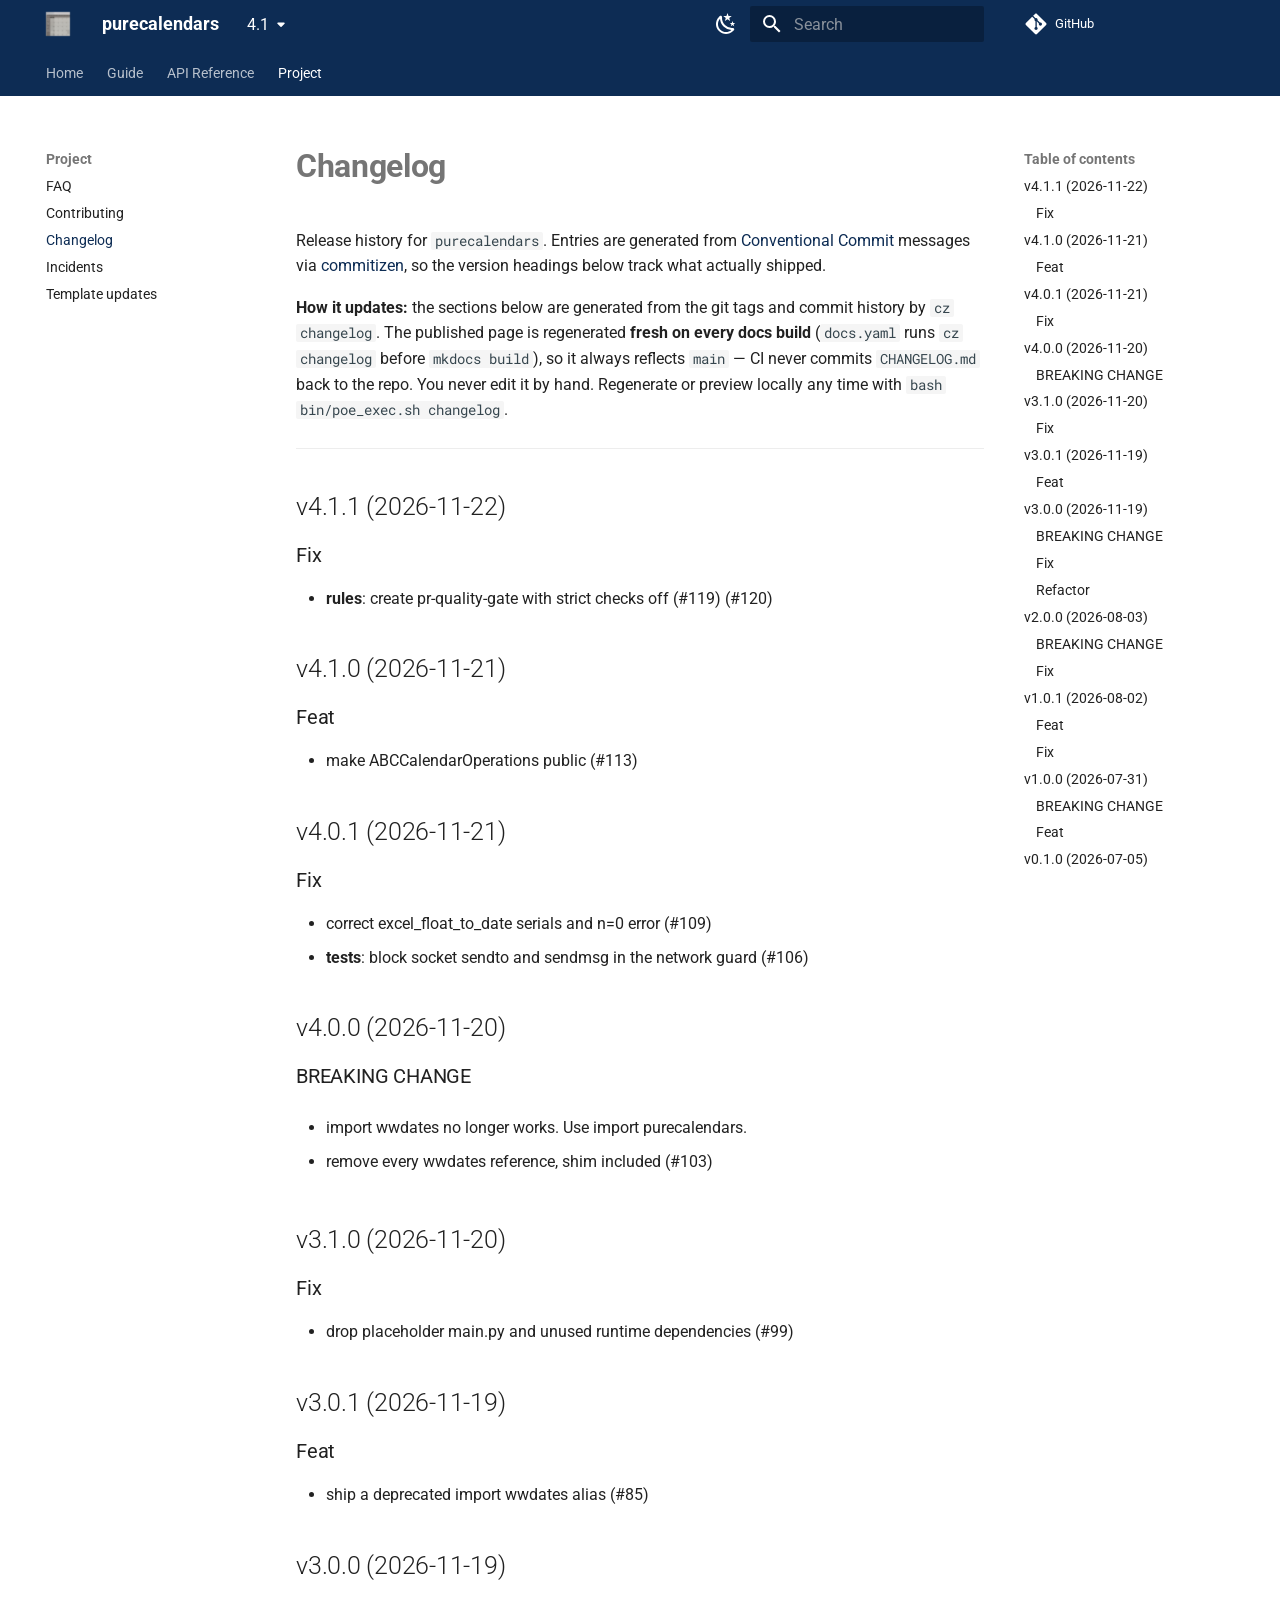
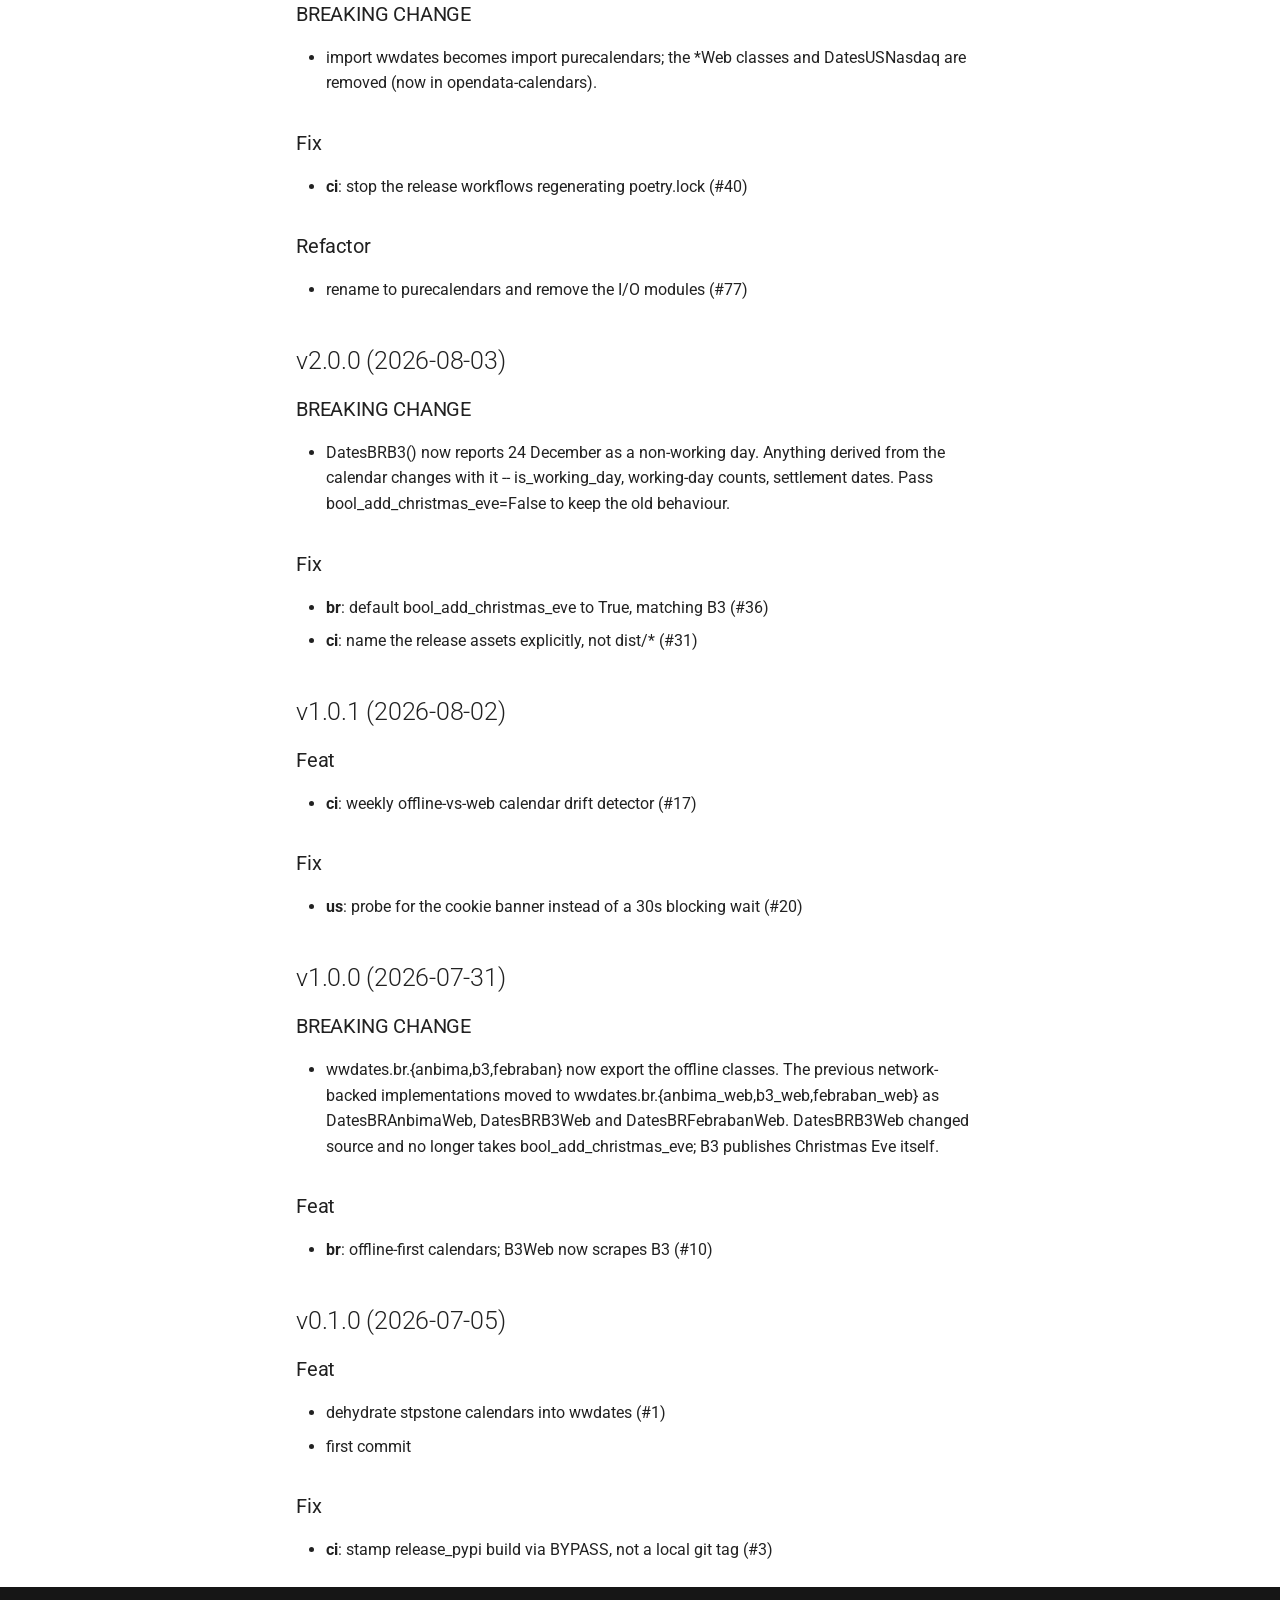
<file: 4.1/changelog/index.html>
<!doctype html>
<html lang="en" class="no-js">
  <head>
    
      <meta charset="utf-8">
      <meta name="viewport" content="width=device-width,initial-scale=1">
      
        <meta name="description" content="Holiday calendars and business-day arithmetic for Brazilian and US markets, computed offline.">
      
      
      
      
        <link rel="prev" href="../contributing/">
      
      
        <link rel="next" href="../incidents/">
      
      
        
      
      
      <link rel="icon" href="../assets/logo.png">
      <meta name="generator" content="mkdocs-1.6.1, mkdocs-material-9.8.2">
    
    
      
        <title>Changelog - purecalendars</title>
      
    
    
      <link rel="stylesheet" href="../assets/stylesheets/main.57a0d79d.min.css">
      
        
        <link rel="stylesheet" href="../assets/stylesheets/palette.fb2fffe2.min.css">
      
      


    
    
      
    
    
      
        
        
        <link rel="preconnect" href="https://fonts.gstatic.com" crossorigin>
        <link rel="stylesheet" href="https://fonts.googleapis.com/css?family=Roboto:300,300i,400,400i,700,700i%7CRoboto+Mono:400,400i,700,700i&display=fallback">
        <style>:root{--md-text-font:"Roboto";--md-code-font:"Roboto Mono"}</style>
      
    
    
      <link rel="stylesheet" href="../stylesheets/brand.css">
    
    <script>__md_scope=new URL("..",location),__md_hash=e=>[...e].reduce(((e,_)=>(e<<5)-e+_.charCodeAt(0)),0),__md_get=(e,_=localStorage,t=__md_scope)=>JSON.parse(_.getItem(t.pathname+"."+e)),__md_set=(e,_,t=localStorage,a=__md_scope)=>{try{t.setItem(a.pathname+"."+e,JSON.stringify(_))}catch(e){}}</script>
    
      

    
    
  </head>
  
  
    
    
      
    
    
    
    
    <body dir="ltr" data-md-color-scheme="default" data-md-color-primary="custom" data-md-color-accent="indigo">
  
    
    <input class="md-toggle" data-md-toggle="drawer" type="checkbox" id="__drawer" autocomplete="off">
    <input class="md-toggle" data-md-toggle="search" type="checkbox" id="__search" autocomplete="off">
    <label class="md-overlay" for="__drawer"></label>
    <div data-md-component="skip">
      
        
        <a href="#changelog" class="md-skip">
          Skip to content
        </a>
      
    </div>
    <div data-md-component="announce">
      
    </div>
    
      <div data-md-color-scheme="default" data-md-component="outdated" hidden>
        
      </div>
    
    
      

<header class="md-header" data-md-component="header">
  <nav class="md-header__inner md-grid" aria-label="Header">
    <a href=".." title="purecalendars" class="md-header__button md-logo" aria-label="purecalendars" data-md-component="logo">
      
  <img src="../assets/logo.png" alt="logo">

    </a>
    <label class="md-header__button md-icon" for="__drawer">
      
      <svg xmlns="http://www.w3.org/2000/svg" viewBox="0 0 24 24"><path d="M3 6h18v2H3zm0 5h18v2H3zm0 5h18v2H3z"/></svg>
    </label>
    <div class="md-header__title" data-md-component="header-title">
      <div class="md-header__ellipsis">
        <div class="md-header__topic">
          <span class="md-ellipsis">
            purecalendars
          </span>
        </div>
        <div class="md-header__topic" data-md-component="header-topic">
          <span class="md-ellipsis">
            
              Changelog
            
          </span>
        </div>
      </div>
    </div>
    
      
        <form class="md-header__option" data-md-component="palette">
  
    
    
    
    <input class="md-option" data-md-color-media="" data-md-color-scheme="default" data-md-color-primary="custom" data-md-color-accent="indigo"  aria-label="Switch to dark mode"  type="radio" name="__palette" id="__palette_0">
    
      <label class="md-header__button md-icon" title="Switch to dark mode" for="__palette_1" hidden>
        <svg xmlns="http://www.w3.org/2000/svg" viewBox="0 0 24 24"><path d="m17.75 4.09-2.53 1.94.91 3.06-2.63-1.81-2.63 1.81.91-3.06-2.53-1.94L12.44 4l1.06-3 1.06 3zm3.5 6.91-1.64 1.25.59 1.98-1.7-1.17-1.7 1.17.59-1.98L15.75 11l2.06-.05L18.5 9l.69 1.95zm-2.28 4.95c.83-.08 1.72 1.1 1.19 1.85-.32.45-.66.87-1.08 1.27C15.17 23 8.84 23 4.94 19.07c-3.91-3.9-3.91-10.24 0-14.14.4-.4.82-.76 1.27-1.08.75-.53 1.93.36 1.85 1.19-.27 2.86.69 5.83 2.89 8.02a9.96 9.96 0 0 0 8.02 2.89m-1.64 2.02a12.08 12.08 0 0 1-7.8-3.47c-2.17-2.19-3.33-5-3.49-7.82-2.81 3.14-2.7 7.96.31 10.98 3.02 3.01 7.84 3.12 10.98.31"/></svg>
      </label>
    
  
    
    
    
    <input class="md-option" data-md-color-media="" data-md-color-scheme="slate" data-md-color-primary="custom" data-md-color-accent="indigo"  aria-label="Switch to light mode"  type="radio" name="__palette" id="__palette_1">
    
      <label class="md-header__button md-icon" title="Switch to light mode" for="__palette_0" hidden>
        <svg xmlns="http://www.w3.org/2000/svg" viewBox="0 0 24 24"><path d="m3.55 19.09 1.41 1.41 1.8-1.79-1.42-1.42M12 6c-3.31 0-6 2.69-6 6s2.69 6 6 6 6-2.69 6-6c0-3.32-2.69-6-6-6m8 7h3v-2h-3m-2.76 7.71 1.8 1.79 1.41-1.41-1.79-1.8M20.45 5l-1.41-1.4-1.8 1.79 1.42 1.42M13 1h-2v3h2M6.76 5.39 4.96 3.6 3.55 5l1.79 1.81zM1 13h3v-2H1m12 9h-2v3h2"/></svg>
      </label>
    
  
</form>
      
    
    
      <script>var palette=__md_get("__palette");if(palette&&palette.color){if("(prefers-color-scheme)"===palette.color.media){var media=matchMedia("(prefers-color-scheme: light)"),input=document.querySelector(media.matches?"[data-md-color-media='(prefers-color-scheme: light)']":"[data-md-color-media='(prefers-color-scheme: dark)']");palette.color.media=input.getAttribute("data-md-color-media"),palette.color.scheme=input.getAttribute("data-md-color-scheme"),palette.color.primary=input.getAttribute("data-md-color-primary"),palette.color.accent=input.getAttribute("data-md-color-accent")}for(var[key,value]of Object.entries(palette.color))document.body.setAttribute("data-md-color-"+key,value)}</script>
    
    
    
      
      
        <label class="md-header__button md-icon" for="__search">
          
          <svg xmlns="http://www.w3.org/2000/svg" viewBox="0 0 24 24"><path d="M9.5 3A6.5 6.5 0 0 1 16 9.5c0 1.61-.59 3.09-1.56 4.23l.27.27h.79l5 5-1.5 1.5-5-5v-.79l-.27-.27A6.52 6.52 0 0 1 9.5 16 6.5 6.5 0 0 1 3 9.5 6.5 6.5 0 0 1 9.5 3m0 2C7 5 5 7 5 9.5S7 14 9.5 14 14 12 14 9.5 12 5 9.5 5"/></svg>
        </label>
        <div class="md-search" data-md-component="search" role="dialog">
  <label class="md-search__overlay" for="__search"></label>
  <div class="md-search__inner" role="search">
    <form class="md-search__form" name="search">
      <input type="text" class="md-search__input" name="query" aria-label="Search" placeholder="Search" autocapitalize="off" autocorrect="off" autocomplete="off" spellcheck="false" data-md-component="search-query" required>
      <label class="md-search__icon md-icon" for="__search">
        
        <svg xmlns="http://www.w3.org/2000/svg" viewBox="0 0 24 24"><path d="M9.5 3A6.5 6.5 0 0 1 16 9.5c0 1.61-.59 3.09-1.56 4.23l.27.27h.79l5 5-1.5 1.5-5-5v-.79l-.27-.27A6.52 6.52 0 0 1 9.5 16 6.5 6.5 0 0 1 3 9.5 6.5 6.5 0 0 1 9.5 3m0 2C7 5 5 7 5 9.5S7 14 9.5 14 14 12 14 9.5 12 5 9.5 5"/></svg>
        
        <svg xmlns="http://www.w3.org/2000/svg" viewBox="0 0 24 24"><path d="M20 11v2H8l5.5 5.5-1.42 1.42L4.16 12l7.92-7.92L13.5 5.5 8 11z"/></svg>
      </label>
      <nav class="md-search__options" aria-label="Search">
        
        <button type="reset" class="md-search__icon md-icon" title="Clear" aria-label="Clear" tabindex="-1">
          
          <svg xmlns="http://www.w3.org/2000/svg" viewBox="0 0 24 24"><path d="M19 6.41 17.59 5 12 10.59 6.41 5 5 6.41 10.59 12 5 17.59 6.41 19 12 13.41 17.59 19 19 17.59 13.41 12z"/></svg>
        </button>
      </nav>
      
    </form>
    <div class="md-search__output">
      <div class="md-search__scrollwrap" tabindex="0" data-md-scrollfix>
        <div class="md-search-result" data-md-component="search-result">
          <div class="md-search-result__meta">
            Initializing search
          </div>
          <ol class="md-search-result__list" role="presentation"></ol>
        </div>
      </div>
    </div>
  </div>
</div>
      
    
    
      <div class="md-header__source">
        <a href="https://github.com/guilhermegor/purecalendars" title="Go to repository" class="md-source" data-md-component="source">
  <div class="md-source__icon md-icon">
    
    <svg xmlns="http://www.w3.org/2000/svg" viewBox="0 0 448 512"><!--! Font Awesome Free 7.1.0 by @fontawesome - https://fontawesome.com License - https://fontawesome.com/license/free (Icons: CC BY 4.0, Fonts: SIL OFL 1.1, Code: MIT License) Copyright 2025 Fonticons, Inc.--><path d="M439.6 236.1 244 40.5c-5.4-5.5-12.8-8.5-20.4-8.5s-15 3-20.4 8.4L162.5 81l51.5 51.5c27.1-9.1 52.7 16.8 43.4 43.7l49.7 49.7c34.2-11.8 61.2 31 35.5 56.7-26.5 26.5-70.2-2.9-56-37.3L240.3 199v121.9c25.3 12.5 22.3 41.8 9.1 55-6.4 6.4-15.2 10.1-24.3 10.1s-17.8-3.6-24.3-10.1c-17.6-17.6-11.1-46.9 11.2-56v-123c-20.8-8.5-24.6-30.7-18.6-45L142.6 101 8.5 235.1C3 240.6 0 247.9 0 255.5s3 15 8.5 20.4l195.6 195.7c5.4 5.4 12.7 8.4 20.4 8.4s15-3 20.4-8.4l194.7-194.7c5.4-5.4 8.4-12.8 8.4-20.4s-3-15-8.4-20.4"/></svg>
  </div>
  <div class="md-source__repository">
    GitHub
  </div>
</a>
      </div>
    
  </nav>
  
</header>
    
    <div class="md-container" data-md-component="container">
      
      
        
          
            
<nav class="md-tabs" aria-label="Tabs" data-md-component="tabs">
  <div class="md-grid">
    <ul class="md-tabs__list">
      
        
  
  
  
  
    <li class="md-tabs__item">
      <a href=".." class="md-tabs__link">
        
  
  
    
  
  Home

      </a>
    </li>
  

      
        
  
  
  
  
    
    
      <li class="md-tabs__item">
        <a href="../usage/" class="md-tabs__link">
          
  
  
  Guide

        </a>
      </li>
    
  

      
        
  
  
  
  
    
    
      <li class="md-tabs__item">
        <a href="../api/" class="md-tabs__link">
          
  
  
  API Reference

        </a>
      </li>
    
  

      
        
  
  
  
    
  
  
    
    
      <li class="md-tabs__item md-tabs__item--active">
        <a href="../faq/" class="md-tabs__link">
          
  
  
  Project

        </a>
      </li>
    
  

      
    </ul>
  </div>
</nav>
          
        
      
      <main class="md-main" data-md-component="main">
        <div class="md-main__inner md-grid">
          
            
              
              <div class="md-sidebar md-sidebar--primary" data-md-component="sidebar" data-md-type="navigation" >
                <div class="md-sidebar__scrollwrap">
                  <div class="md-sidebar__inner">
                    


  


<nav class="md-nav md-nav--primary md-nav--lifted" aria-label="Navigation" data-md-level="0">
  <label class="md-nav__title" for="__drawer">
    <a href=".." title="purecalendars" class="md-nav__button md-logo" aria-label="purecalendars" data-md-component="logo">
      
  <img src="../assets/logo.png" alt="logo">

    </a>
    purecalendars
  </label>
  
    <div class="md-nav__source">
      <a href="https://github.com/guilhermegor/purecalendars" title="Go to repository" class="md-source" data-md-component="source">
  <div class="md-source__icon md-icon">
    
    <svg xmlns="http://www.w3.org/2000/svg" viewBox="0 0 448 512"><!--! Font Awesome Free 7.1.0 by @fontawesome - https://fontawesome.com License - https://fontawesome.com/license/free (Icons: CC BY 4.0, Fonts: SIL OFL 1.1, Code: MIT License) Copyright 2025 Fonticons, Inc.--><path d="M439.6 236.1 244 40.5c-5.4-5.5-12.8-8.5-20.4-8.5s-15 3-20.4 8.4L162.5 81l51.5 51.5c27.1-9.1 52.7 16.8 43.4 43.7l49.7 49.7c34.2-11.8 61.2 31 35.5 56.7-26.5 26.5-70.2-2.9-56-37.3L240.3 199v121.9c25.3 12.5 22.3 41.8 9.1 55-6.4 6.4-15.2 10.1-24.3 10.1s-17.8-3.6-24.3-10.1c-17.6-17.6-11.1-46.9 11.2-56v-123c-20.8-8.5-24.6-30.7-18.6-45L142.6 101 8.5 235.1C3 240.6 0 247.9 0 255.5s3 15 8.5 20.4l195.6 195.7c5.4 5.4 12.7 8.4 20.4 8.4s15-3 20.4-8.4l194.7-194.7c5.4-5.4 8.4-12.8 8.4-20.4s-3-15-8.4-20.4"/></svg>
  </div>
  <div class="md-source__repository">
    GitHub
  </div>
</a>
    </div>
  
  <ul class="md-nav__list" data-md-scrollfix>
    
      
      
  
  
  
  
    <li class="md-nav__item">
      <a href=".." class="md-nav__link">
        
  
  
  <span class="md-ellipsis">
    
  
    Home
  

    
  </span>
  
  

      </a>
    </li>
  

    
      
      
  
  
  
  
    
    
    
    
      
      
        
      
    
    
    <li class="md-nav__item md-nav__item--nested">
      
        
        
        <input class="md-nav__toggle md-toggle " type="checkbox" id="__nav_2" >
        
          
          <label class="md-nav__link" for="__nav_2" id="__nav_2_label" tabindex="0">
            
  
  
  <span class="md-ellipsis">
    
  
    Guide
  

    
  </span>
  
  

            <span class="md-nav__icon md-icon"></span>
          </label>
        
        <nav class="md-nav" data-md-level="1" aria-labelledby="__nav_2_label" aria-expanded="false">
          <label class="md-nav__title" for="__nav_2">
            <span class="md-nav__icon md-icon"></span>
            
  
    Guide
  

          </label>
          <ul class="md-nav__list" data-md-scrollfix>
            
              
                
  
  
  
  
    <li class="md-nav__item">
      <a href="../usage/" class="md-nav__link">
        
  
  
  <span class="md-ellipsis">
    
  
    Usage
  

    
  </span>
  
  

      </a>
    </li>
  

              
            
              
                
  
  
  
  
    <li class="md-nav__item">
      <a href="../examples/" class="md-nav__link">
        
  
  
  <span class="md-ellipsis">
    
  
    Examples
  

    
  </span>
  
  

      </a>
    </li>
  

              
            
          </ul>
        </nav>
      
    </li>
  

    
      
      
  
  
  
  
    
    
    
    
      
      
        
      
    
    
    <li class="md-nav__item md-nav__item--nested">
      
        
        
        <input class="md-nav__toggle md-toggle " type="checkbox" id="__nav_3" >
        
          
          <label class="md-nav__link" for="__nav_3" id="__nav_3_label" tabindex="0">
            
  
  
  <span class="md-ellipsis">
    
  
    API Reference
  

    
  </span>
  
  

            <span class="md-nav__icon md-icon"></span>
          </label>
        
        <nav class="md-nav" data-md-level="1" aria-labelledby="__nav_3_label" aria-expanded="false">
          <label class="md-nav__title" for="__nav_3">
            <span class="md-nav__icon md-icon"></span>
            
  
    API Reference
  

          </label>
          <ul class="md-nav__list" data-md-scrollfix>
            
              
                
  
  
  
  
    <li class="md-nav__item">
      <a href="../api/" class="md-nav__link">
        
  
  
  <span class="md-ellipsis">
    
  
    Overview
  

    
  </span>
  
  

      </a>
    </li>
  

              
            
              
                
  
  
  
  
    <li class="md-nav__item">
      <a href="../api/reference/" class="md-nav__link">
        
  
  
  <span class="md-ellipsis">
    
  
    Reference
  

    
  </span>
  
  

      </a>
    </li>
  

              
            
          </ul>
        </nav>
      
    </li>
  

    
      
      
  
  
    
  
  
  
    
    
    
    
      
        
        
      
      
        
      
    
    
    <li class="md-nav__item md-nav__item--active md-nav__item--section md-nav__item--nested">
      
        
        
        <input class="md-nav__toggle md-toggle " type="checkbox" id="__nav_4" checked>
        
          
          <label class="md-nav__link" for="__nav_4" id="__nav_4_label" tabindex="">
            
  
  
  <span class="md-ellipsis">
    
  
    Project
  

    
  </span>
  
  

            <span class="md-nav__icon md-icon"></span>
          </label>
        
        <nav class="md-nav" data-md-level="1" aria-labelledby="__nav_4_label" aria-expanded="true">
          <label class="md-nav__title" for="__nav_4">
            <span class="md-nav__icon md-icon"></span>
            
  
    Project
  

          </label>
          <ul class="md-nav__list" data-md-scrollfix>
            
              
                
  
  
  
  
    <li class="md-nav__item">
      <a href="../faq/" class="md-nav__link">
        
  
  
  <span class="md-ellipsis">
    
  
    FAQ
  

    
  </span>
  
  

      </a>
    </li>
  

              
            
              
                
  
  
  
  
    <li class="md-nav__item">
      <a href="../contributing/" class="md-nav__link">
        
  
  
  <span class="md-ellipsis">
    
  
    Contributing
  

    
  </span>
  
  

      </a>
    </li>
  

              
            
              
                
  
  
    
  
  
  
    <li class="md-nav__item md-nav__item--active">
      
      <input class="md-nav__toggle md-toggle" type="checkbox" id="__toc">
      
      
        
      
      
        <label class="md-nav__link md-nav__link--active" for="__toc">
          
  
  
  <span class="md-ellipsis">
    
  
    Changelog
  

    
  </span>
  
  

          <span class="md-nav__icon md-icon"></span>
        </label>
      
      <a href="./" class="md-nav__link md-nav__link--active">
        
  
  
  <span class="md-ellipsis">
    
  
    Changelog
  

    
  </span>
  
  

      </a>
      
        

<nav class="md-nav md-nav--secondary" aria-label="Table of contents">
  
  
  
    
  
  
    <label class="md-nav__title" for="__toc">
      <span class="md-nav__icon md-icon"></span>
      Table of contents
    </label>
    <ul class="md-nav__list" data-md-component="toc" data-md-scrollfix>
      
        <li class="md-nav__item">
  <a href="#v411-2026-11-22" class="md-nav__link">
    <span class="md-ellipsis">
      
        v4.1.1 (2026-11-22)
      
    </span>
  </a>
  
    <nav class="md-nav" aria-label="v4.1.1 (2026-11-22)">
      <ul class="md-nav__list">
        
          <li class="md-nav__item">
  <a href="#fix" class="md-nav__link">
    <span class="md-ellipsis">
      
        Fix
      
    </span>
  </a>
  
</li>
        
      </ul>
    </nav>
  
</li>
      
        <li class="md-nav__item">
  <a href="#v410-2026-11-21" class="md-nav__link">
    <span class="md-ellipsis">
      
        v4.1.0 (2026-11-21)
      
    </span>
  </a>
  
    <nav class="md-nav" aria-label="v4.1.0 (2026-11-21)">
      <ul class="md-nav__list">
        
          <li class="md-nav__item">
  <a href="#feat" class="md-nav__link">
    <span class="md-ellipsis">
      
        Feat
      
    </span>
  </a>
  
</li>
        
      </ul>
    </nav>
  
</li>
      
        <li class="md-nav__item">
  <a href="#v401-2026-11-21" class="md-nav__link">
    <span class="md-ellipsis">
      
        v4.0.1 (2026-11-21)
      
    </span>
  </a>
  
    <nav class="md-nav" aria-label="v4.0.1 (2026-11-21)">
      <ul class="md-nav__list">
        
          <li class="md-nav__item">
  <a href="#fix_1" class="md-nav__link">
    <span class="md-ellipsis">
      
        Fix
      
    </span>
  </a>
  
</li>
        
      </ul>
    </nav>
  
</li>
      
        <li class="md-nav__item">
  <a href="#v400-2026-11-20" class="md-nav__link">
    <span class="md-ellipsis">
      
        v4.0.0 (2026-11-20)
      
    </span>
  </a>
  
    <nav class="md-nav" aria-label="v4.0.0 (2026-11-20)">
      <ul class="md-nav__list">
        
          <li class="md-nav__item">
  <a href="#breaking-change" class="md-nav__link">
    <span class="md-ellipsis">
      
        BREAKING CHANGE
      
    </span>
  </a>
  
</li>
        
      </ul>
    </nav>
  
</li>
      
        <li class="md-nav__item">
  <a href="#v310-2026-11-20" class="md-nav__link">
    <span class="md-ellipsis">
      
        v3.1.0 (2026-11-20)
      
    </span>
  </a>
  
    <nav class="md-nav" aria-label="v3.1.0 (2026-11-20)">
      <ul class="md-nav__list">
        
          <li class="md-nav__item">
  <a href="#fix_2" class="md-nav__link">
    <span class="md-ellipsis">
      
        Fix
      
    </span>
  </a>
  
</li>
        
      </ul>
    </nav>
  
</li>
      
        <li class="md-nav__item">
  <a href="#v301-2026-11-19" class="md-nav__link">
    <span class="md-ellipsis">
      
        v3.0.1 (2026-11-19)
      
    </span>
  </a>
  
    <nav class="md-nav" aria-label="v3.0.1 (2026-11-19)">
      <ul class="md-nav__list">
        
          <li class="md-nav__item">
  <a href="#feat_1" class="md-nav__link">
    <span class="md-ellipsis">
      
        Feat
      
    </span>
  </a>
  
</li>
        
      </ul>
    </nav>
  
</li>
      
        <li class="md-nav__item">
  <a href="#v300-2026-11-19" class="md-nav__link">
    <span class="md-ellipsis">
      
        v3.0.0 (2026-11-19)
      
    </span>
  </a>
  
    <nav class="md-nav" aria-label="v3.0.0 (2026-11-19)">
      <ul class="md-nav__list">
        
          <li class="md-nav__item">
  <a href="#breaking-change_1" class="md-nav__link">
    <span class="md-ellipsis">
      
        BREAKING CHANGE
      
    </span>
  </a>
  
</li>
        
          <li class="md-nav__item">
  <a href="#fix_3" class="md-nav__link">
    <span class="md-ellipsis">
      
        Fix
      
    </span>
  </a>
  
</li>
        
          <li class="md-nav__item">
  <a href="#refactor" class="md-nav__link">
    <span class="md-ellipsis">
      
        Refactor
      
    </span>
  </a>
  
</li>
        
      </ul>
    </nav>
  
</li>
      
        <li class="md-nav__item">
  <a href="#v200-2026-08-03" class="md-nav__link">
    <span class="md-ellipsis">
      
        v2.0.0 (2026-08-03)
      
    </span>
  </a>
  
    <nav class="md-nav" aria-label="v2.0.0 (2026-08-03)">
      <ul class="md-nav__list">
        
          <li class="md-nav__item">
  <a href="#breaking-change_2" class="md-nav__link">
    <span class="md-ellipsis">
      
        BREAKING CHANGE
      
    </span>
  </a>
  
</li>
        
          <li class="md-nav__item">
  <a href="#fix_4" class="md-nav__link">
    <span class="md-ellipsis">
      
        Fix
      
    </span>
  </a>
  
</li>
        
      </ul>
    </nav>
  
</li>
      
        <li class="md-nav__item">
  <a href="#v101-2026-08-02" class="md-nav__link">
    <span class="md-ellipsis">
      
        v1.0.1 (2026-08-02)
      
    </span>
  </a>
  
    <nav class="md-nav" aria-label="v1.0.1 (2026-08-02)">
      <ul class="md-nav__list">
        
          <li class="md-nav__item">
  <a href="#feat_2" class="md-nav__link">
    <span class="md-ellipsis">
      
        Feat
      
    </span>
  </a>
  
</li>
        
          <li class="md-nav__item">
  <a href="#fix_5" class="md-nav__link">
    <span class="md-ellipsis">
      
        Fix
      
    </span>
  </a>
  
</li>
        
      </ul>
    </nav>
  
</li>
      
        <li class="md-nav__item">
  <a href="#v100-2026-07-31" class="md-nav__link">
    <span class="md-ellipsis">
      
        v1.0.0 (2026-07-31)
      
    </span>
  </a>
  
    <nav class="md-nav" aria-label="v1.0.0 (2026-07-31)">
      <ul class="md-nav__list">
        
          <li class="md-nav__item">
  <a href="#breaking-change_3" class="md-nav__link">
    <span class="md-ellipsis">
      
        BREAKING CHANGE
      
    </span>
  </a>
  
</li>
        
          <li class="md-nav__item">
  <a href="#feat_3" class="md-nav__link">
    <span class="md-ellipsis">
      
        Feat
      
    </span>
  </a>
  
</li>
        
      </ul>
    </nav>
  
</li>
      
        <li class="md-nav__item">
  <a href="#v010-2026-07-05" class="md-nav__link">
    <span class="md-ellipsis">
      
        v0.1.0 (2026-07-05)
      
    </span>
  </a>
  
    <nav class="md-nav" aria-label="v0.1.0 (2026-07-05)">
      <ul class="md-nav__list">
        
          <li class="md-nav__item">
  <a href="#feat_4" class="md-nav__link">
    <span class="md-ellipsis">
      
        Feat
      
    </span>
  </a>
  
</li>
        
          <li class="md-nav__item">
  <a href="#fix_6" class="md-nav__link">
    <span class="md-ellipsis">
      
        Fix
      
    </span>
  </a>
  
</li>
        
      </ul>
    </nav>
  
</li>
      
    </ul>
  
</nav>
      
    </li>
  

              
            
              
                
  
  
  
  
    <li class="md-nav__item">
      <a href="../incidents/" class="md-nav__link">
        
  
  
  <span class="md-ellipsis">
    
  
    Incidents
  

    
  </span>
  
  

      </a>
    </li>
  

              
            
              
                
  
  
  
  
    <li class="md-nav__item">
      <a href="../template-updates/" class="md-nav__link">
        
  
  
  <span class="md-ellipsis">
    
  
    Template updates
  

    
  </span>
  
  

      </a>
    </li>
  

              
            
          </ul>
        </nav>
      
    </li>
  

    
  </ul>
</nav>
                  </div>
                </div>
              </div>
            
            
              
              <div class="md-sidebar md-sidebar--secondary" data-md-component="sidebar" data-md-type="toc" >
                <div class="md-sidebar__scrollwrap">
                  <div class="md-sidebar__inner">
                    

<nav class="md-nav md-nav--secondary" aria-label="Table of contents">
  
  
  
    
  
  
    <label class="md-nav__title" for="__toc">
      <span class="md-nav__icon md-icon"></span>
      Table of contents
    </label>
    <ul class="md-nav__list" data-md-component="toc" data-md-scrollfix>
      
        <li class="md-nav__item">
  <a href="#v411-2026-11-22" class="md-nav__link">
    <span class="md-ellipsis">
      
        v4.1.1 (2026-11-22)
      
    </span>
  </a>
  
    <nav class="md-nav" aria-label="v4.1.1 (2026-11-22)">
      <ul class="md-nav__list">
        
          <li class="md-nav__item">
  <a href="#fix" class="md-nav__link">
    <span class="md-ellipsis">
      
        Fix
      
    </span>
  </a>
  
</li>
        
      </ul>
    </nav>
  
</li>
      
        <li class="md-nav__item">
  <a href="#v410-2026-11-21" class="md-nav__link">
    <span class="md-ellipsis">
      
        v4.1.0 (2026-11-21)
      
    </span>
  </a>
  
    <nav class="md-nav" aria-label="v4.1.0 (2026-11-21)">
      <ul class="md-nav__list">
        
          <li class="md-nav__item">
  <a href="#feat" class="md-nav__link">
    <span class="md-ellipsis">
      
        Feat
      
    </span>
  </a>
  
</li>
        
      </ul>
    </nav>
  
</li>
      
        <li class="md-nav__item">
  <a href="#v401-2026-11-21" class="md-nav__link">
    <span class="md-ellipsis">
      
        v4.0.1 (2026-11-21)
      
    </span>
  </a>
  
    <nav class="md-nav" aria-label="v4.0.1 (2026-11-21)">
      <ul class="md-nav__list">
        
          <li class="md-nav__item">
  <a href="#fix_1" class="md-nav__link">
    <span class="md-ellipsis">
      
        Fix
      
    </span>
  </a>
  
</li>
        
      </ul>
    </nav>
  
</li>
      
        <li class="md-nav__item">
  <a href="#v400-2026-11-20" class="md-nav__link">
    <span class="md-ellipsis">
      
        v4.0.0 (2026-11-20)
      
    </span>
  </a>
  
    <nav class="md-nav" aria-label="v4.0.0 (2026-11-20)">
      <ul class="md-nav__list">
        
          <li class="md-nav__item">
  <a href="#breaking-change" class="md-nav__link">
    <span class="md-ellipsis">
      
        BREAKING CHANGE
      
    </span>
  </a>
  
</li>
        
      </ul>
    </nav>
  
</li>
      
        <li class="md-nav__item">
  <a href="#v310-2026-11-20" class="md-nav__link">
    <span class="md-ellipsis">
      
        v3.1.0 (2026-11-20)
      
    </span>
  </a>
  
    <nav class="md-nav" aria-label="v3.1.0 (2026-11-20)">
      <ul class="md-nav__list">
        
          <li class="md-nav__item">
  <a href="#fix_2" class="md-nav__link">
    <span class="md-ellipsis">
      
        Fix
      
    </span>
  </a>
  
</li>
        
      </ul>
    </nav>
  
</li>
      
        <li class="md-nav__item">
  <a href="#v301-2026-11-19" class="md-nav__link">
    <span class="md-ellipsis">
      
        v3.0.1 (2026-11-19)
      
    </span>
  </a>
  
    <nav class="md-nav" aria-label="v3.0.1 (2026-11-19)">
      <ul class="md-nav__list">
        
          <li class="md-nav__item">
  <a href="#feat_1" class="md-nav__link">
    <span class="md-ellipsis">
      
        Feat
      
    </span>
  </a>
  
</li>
        
      </ul>
    </nav>
  
</li>
      
        <li class="md-nav__item">
  <a href="#v300-2026-11-19" class="md-nav__link">
    <span class="md-ellipsis">
      
        v3.0.0 (2026-11-19)
      
    </span>
  </a>
  
    <nav class="md-nav" aria-label="v3.0.0 (2026-11-19)">
      <ul class="md-nav__list">
        
          <li class="md-nav__item">
  <a href="#breaking-change_1" class="md-nav__link">
    <span class="md-ellipsis">
      
        BREAKING CHANGE
      
    </span>
  </a>
  
</li>
        
          <li class="md-nav__item">
  <a href="#fix_3" class="md-nav__link">
    <span class="md-ellipsis">
      
        Fix
      
    </span>
  </a>
  
</li>
        
          <li class="md-nav__item">
  <a href="#refactor" class="md-nav__link">
    <span class="md-ellipsis">
      
        Refactor
      
    </span>
  </a>
  
</li>
        
      </ul>
    </nav>
  
</li>
      
        <li class="md-nav__item">
  <a href="#v200-2026-08-03" class="md-nav__link">
    <span class="md-ellipsis">
      
        v2.0.0 (2026-08-03)
      
    </span>
  </a>
  
    <nav class="md-nav" aria-label="v2.0.0 (2026-08-03)">
      <ul class="md-nav__list">
        
          <li class="md-nav__item">
  <a href="#breaking-change_2" class="md-nav__link">
    <span class="md-ellipsis">
      
        BREAKING CHANGE
      
    </span>
  </a>
  
</li>
        
          <li class="md-nav__item">
  <a href="#fix_4" class="md-nav__link">
    <span class="md-ellipsis">
      
        Fix
      
    </span>
  </a>
  
</li>
        
      </ul>
    </nav>
  
</li>
      
        <li class="md-nav__item">
  <a href="#v101-2026-08-02" class="md-nav__link">
    <span class="md-ellipsis">
      
        v1.0.1 (2026-08-02)
      
    </span>
  </a>
  
    <nav class="md-nav" aria-label="v1.0.1 (2026-08-02)">
      <ul class="md-nav__list">
        
          <li class="md-nav__item">
  <a href="#feat_2" class="md-nav__link">
    <span class="md-ellipsis">
      
        Feat
      
    </span>
  </a>
  
</li>
        
          <li class="md-nav__item">
  <a href="#fix_5" class="md-nav__link">
    <span class="md-ellipsis">
      
        Fix
      
    </span>
  </a>
  
</li>
        
      </ul>
    </nav>
  
</li>
      
        <li class="md-nav__item">
  <a href="#v100-2026-07-31" class="md-nav__link">
    <span class="md-ellipsis">
      
        v1.0.0 (2026-07-31)
      
    </span>
  </a>
  
    <nav class="md-nav" aria-label="v1.0.0 (2026-07-31)">
      <ul class="md-nav__list">
        
          <li class="md-nav__item">
  <a href="#breaking-change_3" class="md-nav__link">
    <span class="md-ellipsis">
      
        BREAKING CHANGE
      
    </span>
  </a>
  
</li>
        
          <li class="md-nav__item">
  <a href="#feat_3" class="md-nav__link">
    <span class="md-ellipsis">
      
        Feat
      
    </span>
  </a>
  
</li>
        
      </ul>
    </nav>
  
</li>
      
        <li class="md-nav__item">
  <a href="#v010-2026-07-05" class="md-nav__link">
    <span class="md-ellipsis">
      
        v0.1.0 (2026-07-05)
      
    </span>
  </a>
  
    <nav class="md-nav" aria-label="v0.1.0 (2026-07-05)">
      <ul class="md-nav__list">
        
          <li class="md-nav__item">
  <a href="#feat_4" class="md-nav__link">
    <span class="md-ellipsis">
      
        Feat
      
    </span>
  </a>
  
</li>
        
          <li class="md-nav__item">
  <a href="#fix_6" class="md-nav__link">
    <span class="md-ellipsis">
      
        Fix
      
    </span>
  </a>
  
</li>
        
      </ul>
    </nav>
  
</li>
      
    </ul>
  
</nav>
                  </div>
                </div>
              </div>
            
          
          
            <div class="md-content" data-md-component="content">
              
              <article class="md-content__inner md-typeset">
                
                  


  
  


<h1 id="changelog"><strong>Changelog</strong><a class="headerlink" href="#changelog" title="Permanent link">&para;</a></h1>
<p>Release history for <code>purecalendars</code>. Entries are generated from
<a href="https://www.conventionalcommits.org/">Conventional Commit</a> messages via
<a href="https://commitizen-tools.github.io/commitizen/">commitizen</a>, so the version headings below track
what actually shipped.</p>
<p><strong>How it updates:</strong> the sections below are generated from the git tags and commit history by
<code>cz changelog</code>. The published page is regenerated <strong>fresh on every docs build</strong>
(<code>docs.yaml</code> runs <code>cz changelog</code> before <code>mkdocs build</code>), so it always reflects <code>main</code> — CI never
commits <code>CHANGELOG.md</code> back to the repo. You never edit it by hand. Regenerate or preview locally
any time with <code>bash bin/poe_exec.sh changelog</code>.</p>
<hr />
<!-- Single-sourced from the repo-root CHANGELOG.md — never edit the entries here by hand. -->
<h2 id="v411-2026-11-22">v4.1.1 (2026-11-22)<a class="headerlink" href="#v411-2026-11-22" title="Permanent link">&para;</a></h2>
<h3 id="fix">Fix<a class="headerlink" href="#fix" title="Permanent link">&para;</a></h3>
<ul>
<li><strong>rules</strong>: create pr-quality-gate with strict checks off (#119) (#120)</li>
</ul>
<h2 id="v410-2026-11-21">v4.1.0 (2026-11-21)<a class="headerlink" href="#v410-2026-11-21" title="Permanent link">&para;</a></h2>
<h3 id="feat">Feat<a class="headerlink" href="#feat" title="Permanent link">&para;</a></h3>
<ul>
<li>make ABCCalendarOperations public (#113)</li>
</ul>
<h2 id="v401-2026-11-21">v4.0.1 (2026-11-21)<a class="headerlink" href="#v401-2026-11-21" title="Permanent link">&para;</a></h2>
<h3 id="fix_1">Fix<a class="headerlink" href="#fix_1" title="Permanent link">&para;</a></h3>
<ul>
<li>correct excel_float_to_date serials and n=0 error (#109)</li>
<li><strong>tests</strong>: block socket sendto and sendmsg in the network guard (#106)</li>
</ul>
<h2 id="v400-2026-11-20">v4.0.0 (2026-11-20)<a class="headerlink" href="#v400-2026-11-20" title="Permanent link">&para;</a></h2>
<h3 id="breaking-change">BREAKING CHANGE<a class="headerlink" href="#breaking-change" title="Permanent link">&para;</a></h3>
<ul>
<li>
<p>import wwdates no longer works. Use import
purecalendars.</p>
</li>
<li>
<p>remove every wwdates reference, shim included (#103)</p>
</li>
</ul>
<h2 id="v310-2026-11-20">v3.1.0 (2026-11-20)<a class="headerlink" href="#v310-2026-11-20" title="Permanent link">&para;</a></h2>
<h3 id="fix_2">Fix<a class="headerlink" href="#fix_2" title="Permanent link">&para;</a></h3>
<ul>
<li>drop placeholder main.py and unused runtime dependencies (#99)</li>
</ul>
<h2 id="v301-2026-11-19">v3.0.1 (2026-11-19)<a class="headerlink" href="#v301-2026-11-19" title="Permanent link">&para;</a></h2>
<h3 id="feat_1">Feat<a class="headerlink" href="#feat_1" title="Permanent link">&para;</a></h3>
<ul>
<li>ship a deprecated import wwdates alias (#85)</li>
</ul>
<h2 id="v300-2026-11-19">v3.0.0 (2026-11-19)<a class="headerlink" href="#v300-2026-11-19" title="Permanent link">&para;</a></h2>
<h3 id="breaking-change_1">BREAKING CHANGE<a class="headerlink" href="#breaking-change_1" title="Permanent link">&para;</a></h3>
<ul>
<li>import wwdates becomes import purecalendars; the *Web
classes and DatesUSNasdaq are removed (now in opendata-calendars).</li>
</ul>
<h3 id="fix_3">Fix<a class="headerlink" href="#fix_3" title="Permanent link">&para;</a></h3>
<ul>
<li><strong>ci</strong>: stop the release workflows regenerating poetry.lock (#40)</li>
</ul>
<h3 id="refactor">Refactor<a class="headerlink" href="#refactor" title="Permanent link">&para;</a></h3>
<ul>
<li>rename to purecalendars and remove the I/O modules (#77)</li>
</ul>
<h2 id="v200-2026-08-03">v2.0.0 (2026-08-03)<a class="headerlink" href="#v200-2026-08-03" title="Permanent link">&para;</a></h2>
<h3 id="breaking-change_2">BREAKING CHANGE<a class="headerlink" href="#breaking-change_2" title="Permanent link">&para;</a></h3>
<ul>
<li>DatesBRB3() now reports 24 December as a non-working
day. Anything derived from the calendar changes with it -- is_working_day,
working-day counts, settlement dates. Pass bool_add_christmas_eve=False
to keep the old behaviour.</li>
</ul>
<h3 id="fix_4">Fix<a class="headerlink" href="#fix_4" title="Permanent link">&para;</a></h3>
<ul>
<li><strong>br</strong>: default bool_add_christmas_eve to True, matching B3 (#36)</li>
<li><strong>ci</strong>: name the release assets explicitly, not dist/* (#31)</li>
</ul>
<h2 id="v101-2026-08-02">v1.0.1 (2026-08-02)<a class="headerlink" href="#v101-2026-08-02" title="Permanent link">&para;</a></h2>
<h3 id="feat_2">Feat<a class="headerlink" href="#feat_2" title="Permanent link">&para;</a></h3>
<ul>
<li><strong>ci</strong>: weekly offline-vs-web calendar drift detector (#17)</li>
</ul>
<h3 id="fix_5">Fix<a class="headerlink" href="#fix_5" title="Permanent link">&para;</a></h3>
<ul>
<li><strong>us</strong>: probe for the cookie banner instead of a 30s blocking wait (#20)</li>
</ul>
<h2 id="v100-2026-07-31">v1.0.0 (2026-07-31)<a class="headerlink" href="#v100-2026-07-31" title="Permanent link">&para;</a></h2>
<h3 id="breaking-change_3">BREAKING CHANGE<a class="headerlink" href="#breaking-change_3" title="Permanent link">&para;</a></h3>
<ul>
<li>wwdates.br.{anbima,b3,febraban} now export the offline
classes. The previous network-backed implementations moved to
wwdates.br.{anbima_web,b3_web,febraban_web} as DatesBRAnbimaWeb,
DatesBRB3Web and DatesBRFebrabanWeb. DatesBRB3Web changed source and no
longer takes bool_add_christmas_eve; B3 publishes Christmas Eve itself.</li>
</ul>
<h3 id="feat_3">Feat<a class="headerlink" href="#feat_3" title="Permanent link">&para;</a></h3>
<ul>
<li><strong>br</strong>: offline-first calendars; B3Web now scrapes B3 (#10)</li>
</ul>
<h2 id="v010-2026-07-05">v0.1.0 (2026-07-05)<a class="headerlink" href="#v010-2026-07-05" title="Permanent link">&para;</a></h2>
<h3 id="feat_4">Feat<a class="headerlink" href="#feat_4" title="Permanent link">&para;</a></h3>
<ul>
<li>dehydrate stpstone calendars into wwdates (#1)</li>
<li>first commit</li>
</ul>
<h3 id="fix_6">Fix<a class="headerlink" href="#fix_6" title="Permanent link">&para;</a></h3>
<ul>
<li><strong>ci</strong>: stamp release_pypi build via BYPASS, not a local git tag (#3)</li>
</ul>












                
              </article>
            </div>
          
          
<script>var target=document.getElementById(location.hash.slice(1));target&&target.name&&(target.checked=target.name.startsWith("__tabbed_"))</script>
        </div>
        
      </main>
      
        <footer class="md-footer">
  
  <div class="md-footer-meta md-typeset">
    <div class="md-footer-meta__inner md-grid">
      <div class="md-copyright">
  
  
    Made with
    <a href="https://squidfunk.github.io/mkdocs-material/" target="_blank" rel="noopener">
      Material for MkDocs
    </a>
  
</div>
      
    </div>
  </div>
</footer>
      
    </div>
    <div class="md-dialog" data-md-component="dialog">
      <div class="md-dialog__inner md-typeset"></div>
    </div>
    
    
    
      
      
      <script id="__config" type="application/json">{"annotate": null, "base": "..", "features": ["navigation.tabs", "navigation.sections"], "search": "../assets/javascripts/workers/search.a7633da7.min.js", "tags": null, "translations": {"clipboard.copied": "Copied to clipboard", "clipboard.copy": "Copy to clipboard", "search.result.more.one": "1 more on this page", "search.result.more.other": "# more on this page", "search.result.none": "No matching documents", "search.result.one": "1 matching document", "search.result.other": "# matching documents", "search.result.placeholder": "Type to start searching", "search.result.term.missing": "Missing", "select.version": "Select version"}, "version": {"provider": "mike"}}</script>
    
    
      <script src="../assets/javascripts/bundle.a5f9d56c.min.js"></script>
      
    
  </body>
</html>
</file>
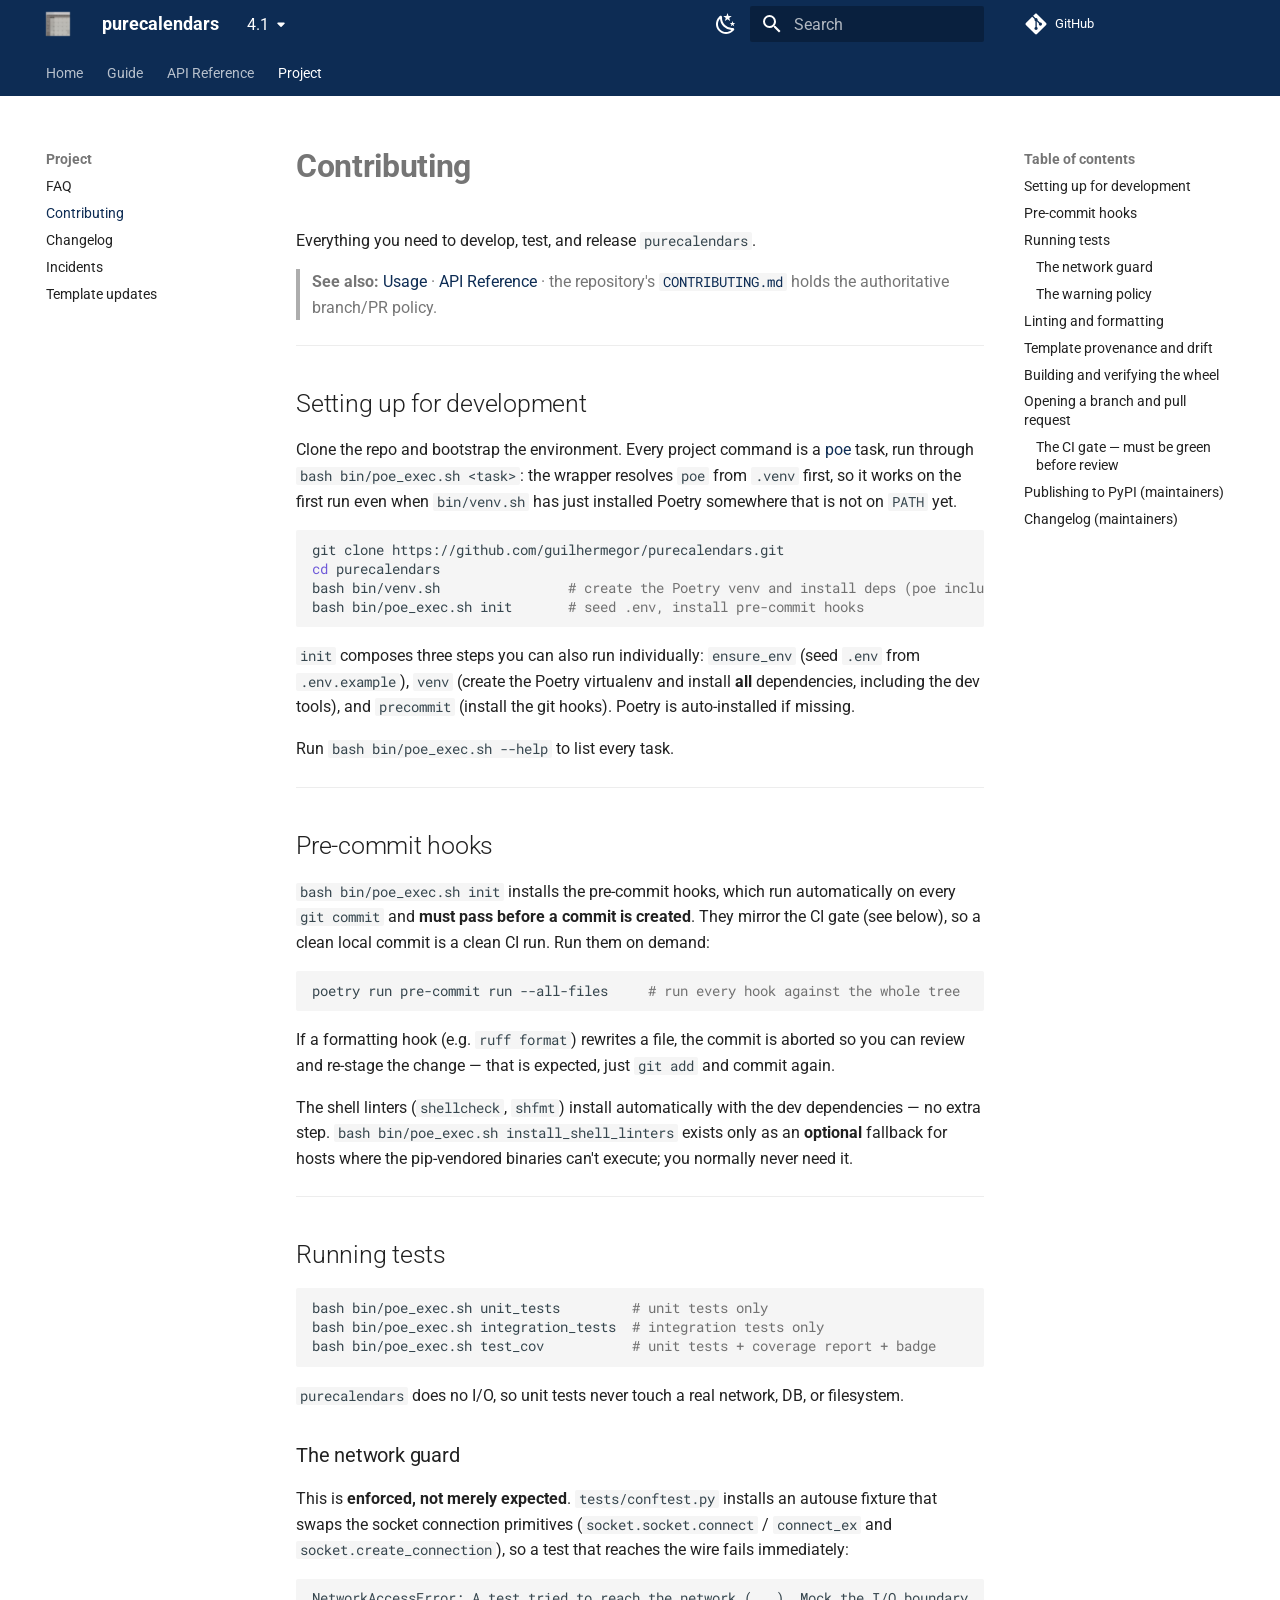
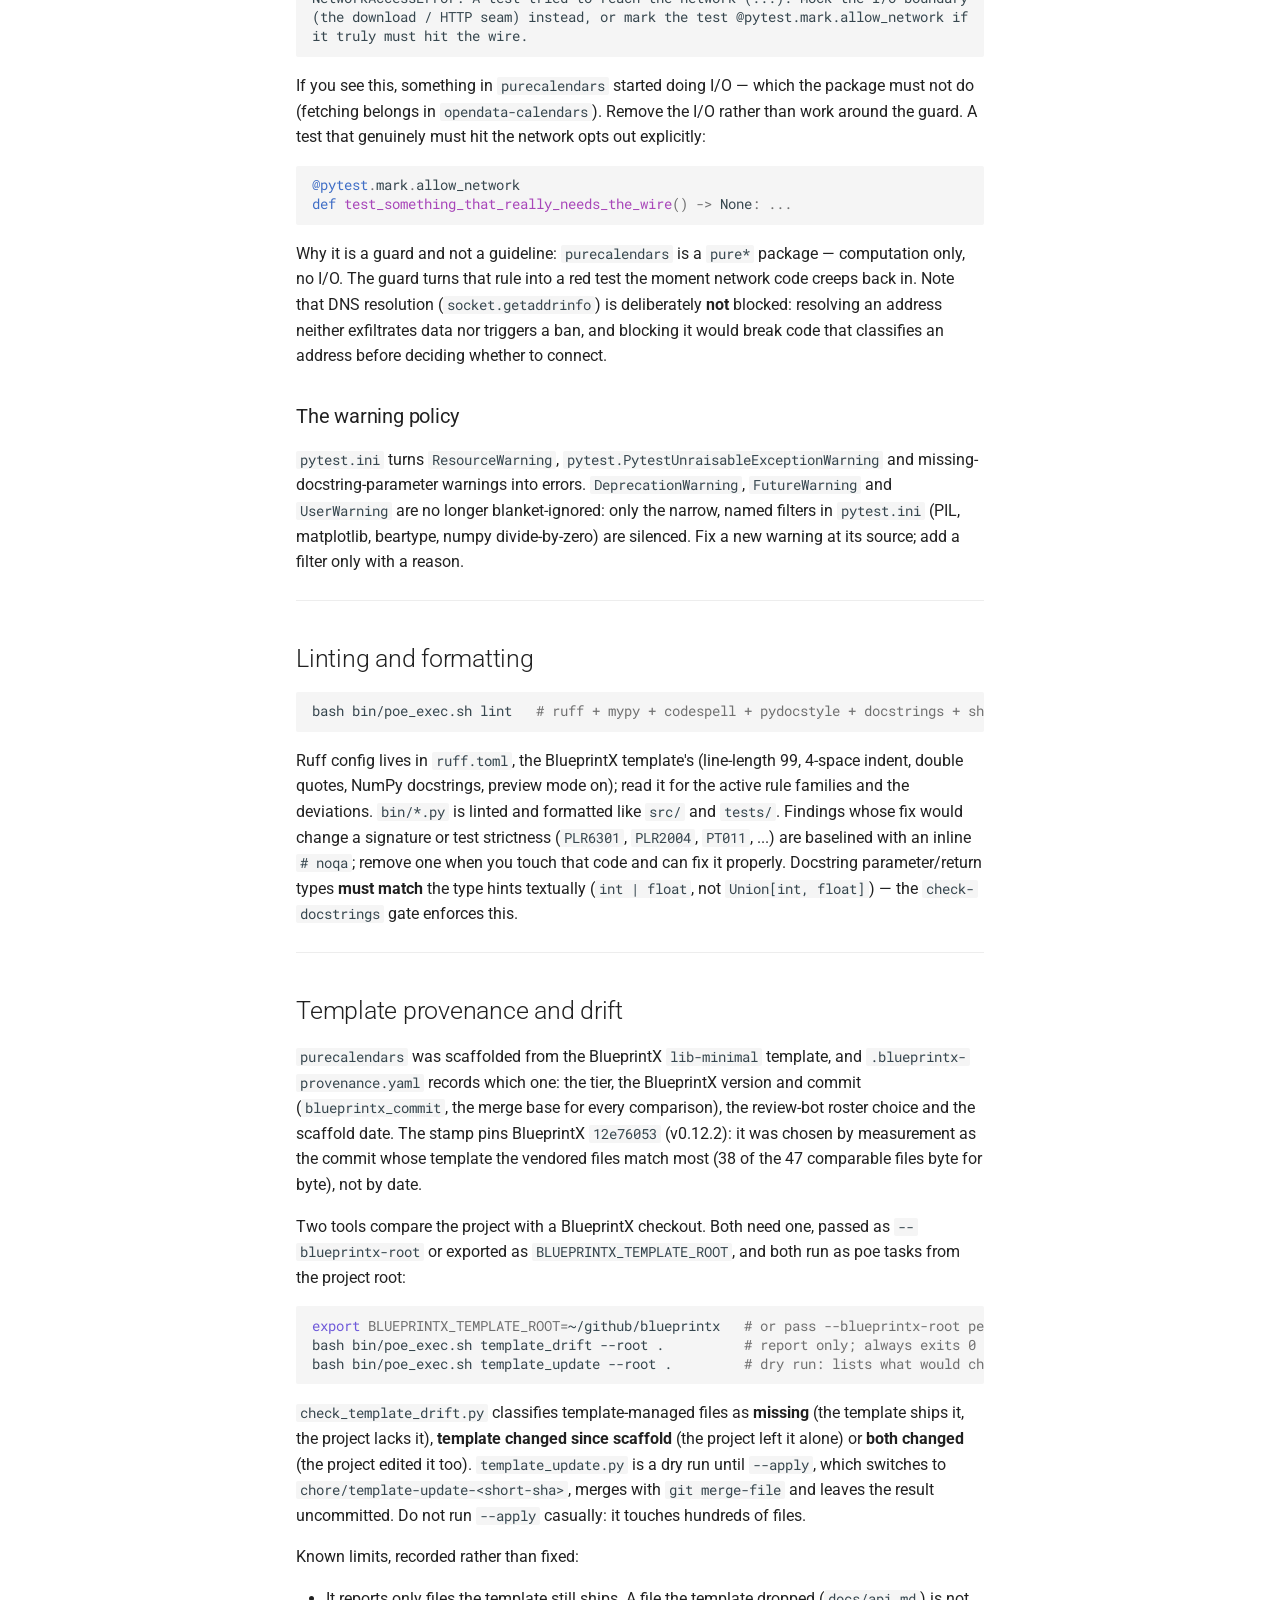
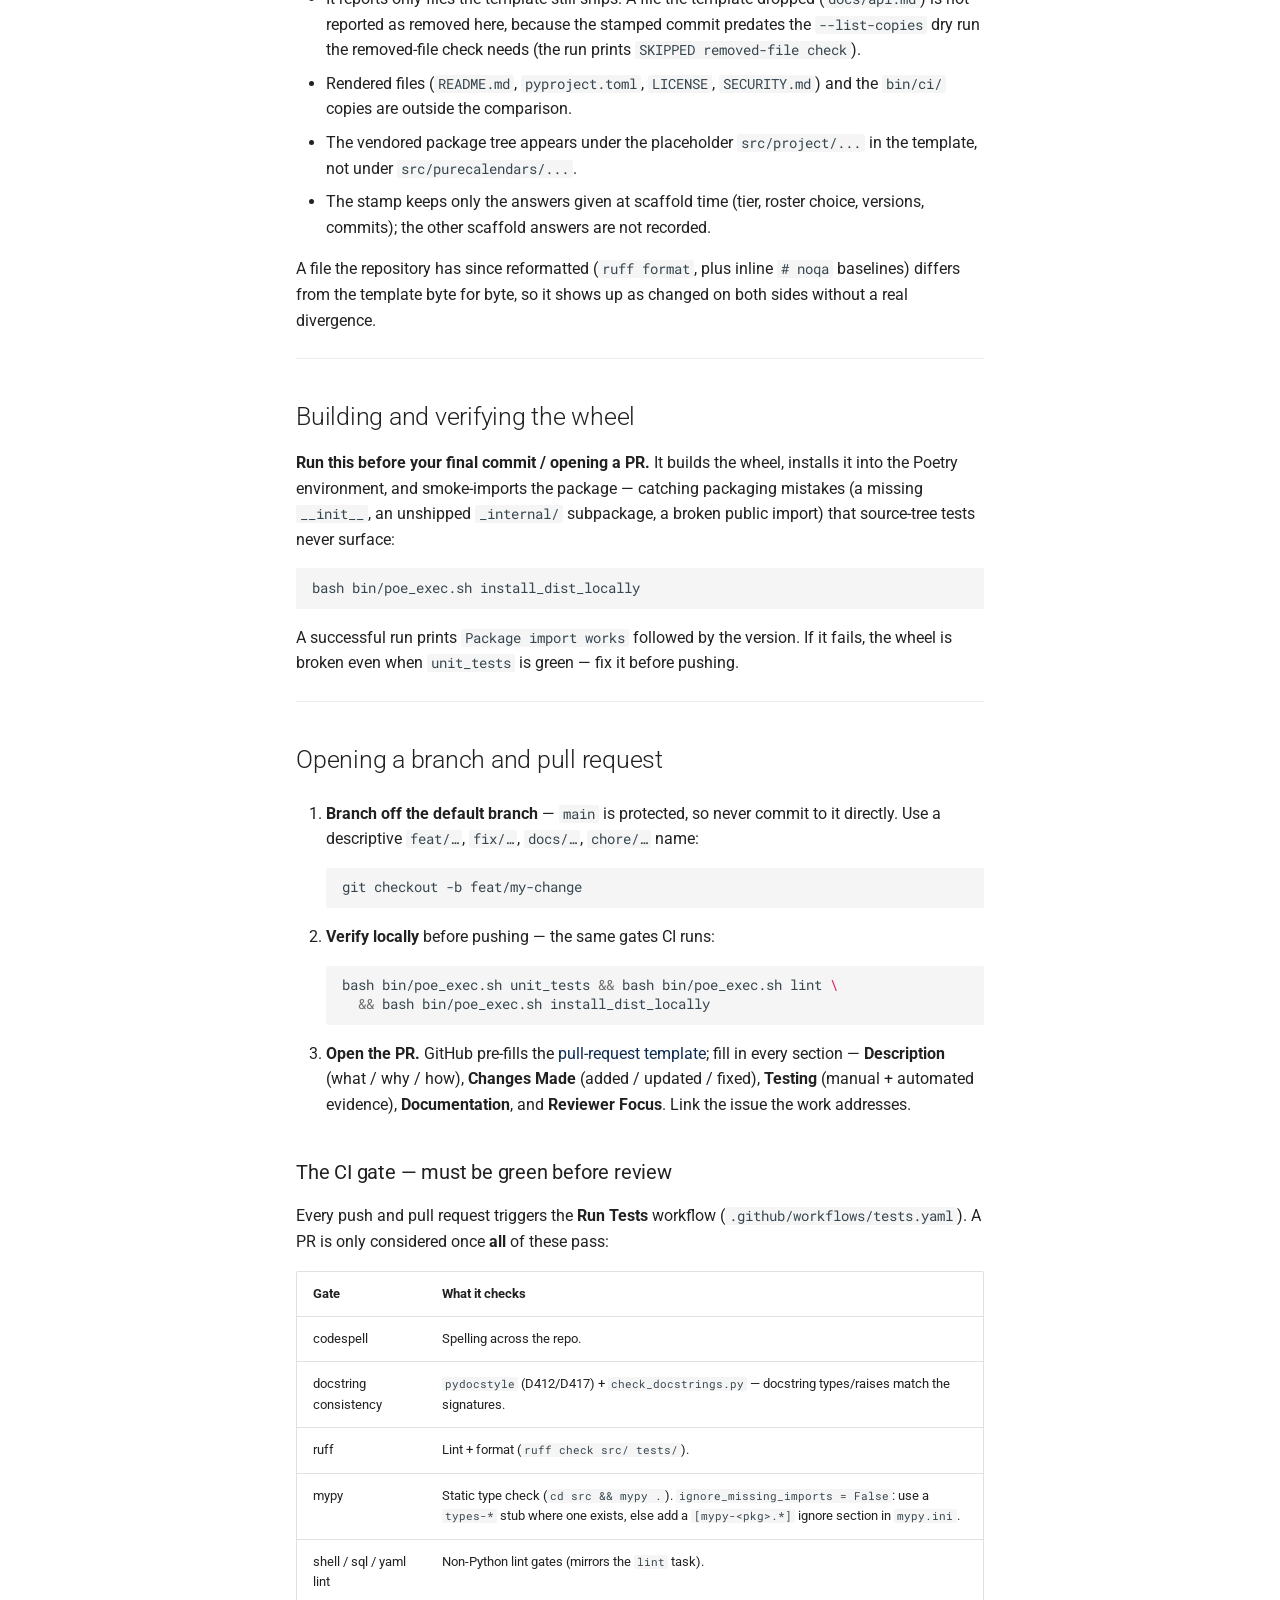
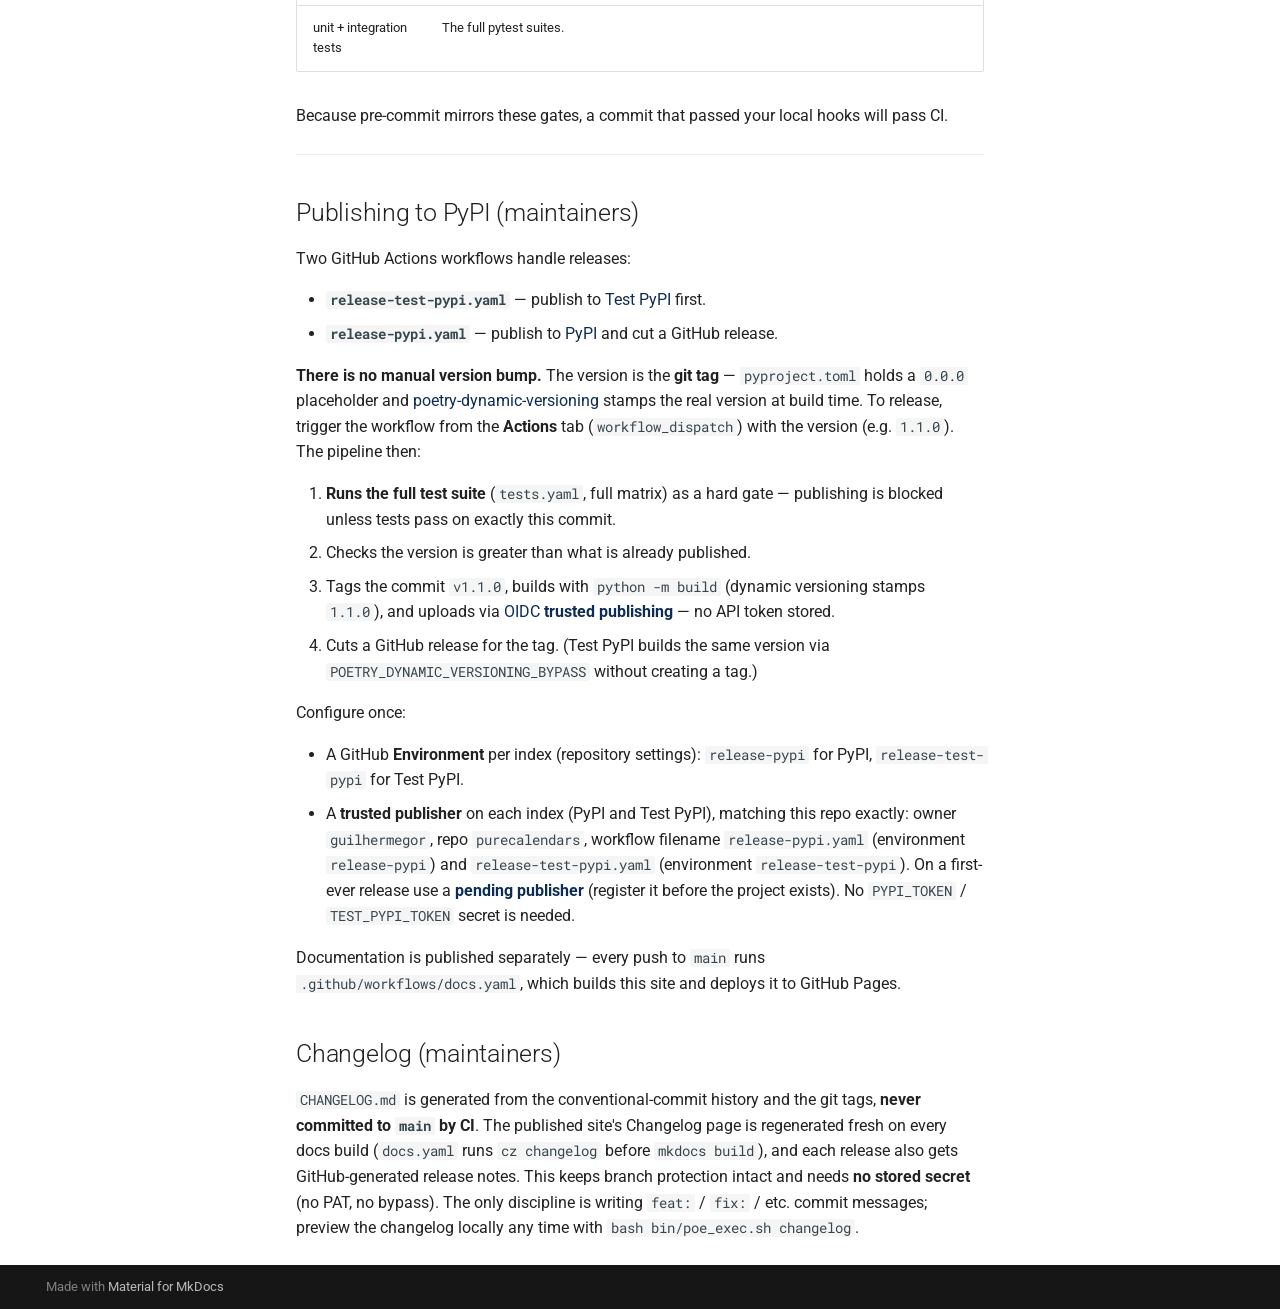
<file: 4.1/contributing/index.html>
<!doctype html>
<html lang="en" class="no-js">
  <head>
    
      <meta charset="utf-8">
      <meta name="viewport" content="width=device-width,initial-scale=1">
      
        <meta name="description" content="Holiday calendars and business-day arithmetic for Brazilian and US markets, computed offline.">
      
      
      
      
        <link rel="prev" href="../faq/">
      
      
        <link rel="next" href="../changelog/">
      
      
        
      
      
      <link rel="icon" href="../assets/logo.png">
      <meta name="generator" content="mkdocs-1.6.1, mkdocs-material-9.8.2">
    
    
      
        <title>Contributing - purecalendars</title>
      
    
    
      <link rel="stylesheet" href="../assets/stylesheets/main.57a0d79d.min.css">
      
        
        <link rel="stylesheet" href="../assets/stylesheets/palette.fb2fffe2.min.css">
      
      


    
    
      
    
    
      
        
        
        <link rel="preconnect" href="https://fonts.gstatic.com" crossorigin>
        <link rel="stylesheet" href="https://fonts.googleapis.com/css?family=Roboto:300,300i,400,400i,700,700i%7CRoboto+Mono:400,400i,700,700i&display=fallback">
        <style>:root{--md-text-font:"Roboto";--md-code-font:"Roboto Mono"}</style>
      
    
    
      <link rel="stylesheet" href="../stylesheets/brand.css">
    
    <script>__md_scope=new URL("..",location),__md_hash=e=>[...e].reduce(((e,_)=>(e<<5)-e+_.charCodeAt(0)),0),__md_get=(e,_=localStorage,t=__md_scope)=>JSON.parse(_.getItem(t.pathname+"."+e)),__md_set=(e,_,t=localStorage,a=__md_scope)=>{try{t.setItem(a.pathname+"."+e,JSON.stringify(_))}catch(e){}}</script>
    
      

    
    
  </head>
  
  
    
    
      
    
    
    
    
    <body dir="ltr" data-md-color-scheme="default" data-md-color-primary="custom" data-md-color-accent="indigo">
  
    
    <input class="md-toggle" data-md-toggle="drawer" type="checkbox" id="__drawer" autocomplete="off">
    <input class="md-toggle" data-md-toggle="search" type="checkbox" id="__search" autocomplete="off">
    <label class="md-overlay" for="__drawer"></label>
    <div data-md-component="skip">
      
        
        <a href="#contributing" class="md-skip">
          Skip to content
        </a>
      
    </div>
    <div data-md-component="announce">
      
    </div>
    
      <div data-md-color-scheme="default" data-md-component="outdated" hidden>
        
      </div>
    
    
      

<header class="md-header" data-md-component="header">
  <nav class="md-header__inner md-grid" aria-label="Header">
    <a href=".." title="purecalendars" class="md-header__button md-logo" aria-label="purecalendars" data-md-component="logo">
      
  <img src="../assets/logo.png" alt="logo">

    </a>
    <label class="md-header__button md-icon" for="__drawer">
      
      <svg xmlns="http://www.w3.org/2000/svg" viewBox="0 0 24 24"><path d="M3 6h18v2H3zm0 5h18v2H3zm0 5h18v2H3z"/></svg>
    </label>
    <div class="md-header__title" data-md-component="header-title">
      <div class="md-header__ellipsis">
        <div class="md-header__topic">
          <span class="md-ellipsis">
            purecalendars
          </span>
        </div>
        <div class="md-header__topic" data-md-component="header-topic">
          <span class="md-ellipsis">
            
              Contributing
            
          </span>
        </div>
      </div>
    </div>
    
      
        <form class="md-header__option" data-md-component="palette">
  
    
    
    
    <input class="md-option" data-md-color-media="" data-md-color-scheme="default" data-md-color-primary="custom" data-md-color-accent="indigo"  aria-label="Switch to dark mode"  type="radio" name="__palette" id="__palette_0">
    
      <label class="md-header__button md-icon" title="Switch to dark mode" for="__palette_1" hidden>
        <svg xmlns="http://www.w3.org/2000/svg" viewBox="0 0 24 24"><path d="m17.75 4.09-2.53 1.94.91 3.06-2.63-1.81-2.63 1.81.91-3.06-2.53-1.94L12.44 4l1.06-3 1.06 3zm3.5 6.91-1.64 1.25.59 1.98-1.7-1.17-1.7 1.17.59-1.98L15.75 11l2.06-.05L18.5 9l.69 1.95zm-2.28 4.95c.83-.08 1.72 1.1 1.19 1.85-.32.45-.66.87-1.08 1.27C15.17 23 8.84 23 4.94 19.07c-3.91-3.9-3.91-10.24 0-14.14.4-.4.82-.76 1.27-1.08.75-.53 1.93.36 1.85 1.19-.27 2.86.69 5.83 2.89 8.02a9.96 9.96 0 0 0 8.02 2.89m-1.64 2.02a12.08 12.08 0 0 1-7.8-3.47c-2.17-2.19-3.33-5-3.49-7.82-2.81 3.14-2.7 7.96.31 10.98 3.02 3.01 7.84 3.12 10.98.31"/></svg>
      </label>
    
  
    
    
    
    <input class="md-option" data-md-color-media="" data-md-color-scheme="slate" data-md-color-primary="custom" data-md-color-accent="indigo"  aria-label="Switch to light mode"  type="radio" name="__palette" id="__palette_1">
    
      <label class="md-header__button md-icon" title="Switch to light mode" for="__palette_0" hidden>
        <svg xmlns="http://www.w3.org/2000/svg" viewBox="0 0 24 24"><path d="m3.55 19.09 1.41 1.41 1.8-1.79-1.42-1.42M12 6c-3.31 0-6 2.69-6 6s2.69 6 6 6 6-2.69 6-6c0-3.32-2.69-6-6-6m8 7h3v-2h-3m-2.76 7.71 1.8 1.79 1.41-1.41-1.79-1.8M20.45 5l-1.41-1.4-1.8 1.79 1.42 1.42M13 1h-2v3h2M6.76 5.39 4.96 3.6 3.55 5l1.79 1.81zM1 13h3v-2H1m12 9h-2v3h2"/></svg>
      </label>
    
  
</form>
      
    
    
      <script>var palette=__md_get("__palette");if(palette&&palette.color){if("(prefers-color-scheme)"===palette.color.media){var media=matchMedia("(prefers-color-scheme: light)"),input=document.querySelector(media.matches?"[data-md-color-media='(prefers-color-scheme: light)']":"[data-md-color-media='(prefers-color-scheme: dark)']");palette.color.media=input.getAttribute("data-md-color-media"),palette.color.scheme=input.getAttribute("data-md-color-scheme"),palette.color.primary=input.getAttribute("data-md-color-primary"),palette.color.accent=input.getAttribute("data-md-color-accent")}for(var[key,value]of Object.entries(palette.color))document.body.setAttribute("data-md-color-"+key,value)}</script>
    
    
    
      
      
        <label class="md-header__button md-icon" for="__search">
          
          <svg xmlns="http://www.w3.org/2000/svg" viewBox="0 0 24 24"><path d="M9.5 3A6.5 6.5 0 0 1 16 9.5c0 1.61-.59 3.09-1.56 4.23l.27.27h.79l5 5-1.5 1.5-5-5v-.79l-.27-.27A6.52 6.52 0 0 1 9.5 16 6.5 6.5 0 0 1 3 9.5 6.5 6.5 0 0 1 9.5 3m0 2C7 5 5 7 5 9.5S7 14 9.5 14 14 12 14 9.5 12 5 9.5 5"/></svg>
        </label>
        <div class="md-search" data-md-component="search" role="dialog">
  <label class="md-search__overlay" for="__search"></label>
  <div class="md-search__inner" role="search">
    <form class="md-search__form" name="search">
      <input type="text" class="md-search__input" name="query" aria-label="Search" placeholder="Search" autocapitalize="off" autocorrect="off" autocomplete="off" spellcheck="false" data-md-component="search-query" required>
      <label class="md-search__icon md-icon" for="__search">
        
        <svg xmlns="http://www.w3.org/2000/svg" viewBox="0 0 24 24"><path d="M9.5 3A6.5 6.5 0 0 1 16 9.5c0 1.61-.59 3.09-1.56 4.23l.27.27h.79l5 5-1.5 1.5-5-5v-.79l-.27-.27A6.52 6.52 0 0 1 9.5 16 6.5 6.5 0 0 1 3 9.5 6.5 6.5 0 0 1 9.5 3m0 2C7 5 5 7 5 9.5S7 14 9.5 14 14 12 14 9.5 12 5 9.5 5"/></svg>
        
        <svg xmlns="http://www.w3.org/2000/svg" viewBox="0 0 24 24"><path d="M20 11v2H8l5.5 5.5-1.42 1.42L4.16 12l7.92-7.92L13.5 5.5 8 11z"/></svg>
      </label>
      <nav class="md-search__options" aria-label="Search">
        
        <button type="reset" class="md-search__icon md-icon" title="Clear" aria-label="Clear" tabindex="-1">
          
          <svg xmlns="http://www.w3.org/2000/svg" viewBox="0 0 24 24"><path d="M19 6.41 17.59 5 12 10.59 6.41 5 5 6.41 10.59 12 5 17.59 6.41 19 12 13.41 17.59 19 19 17.59 13.41 12z"/></svg>
        </button>
      </nav>
      
    </form>
    <div class="md-search__output">
      <div class="md-search__scrollwrap" tabindex="0" data-md-scrollfix>
        <div class="md-search-result" data-md-component="search-result">
          <div class="md-search-result__meta">
            Initializing search
          </div>
          <ol class="md-search-result__list" role="presentation"></ol>
        </div>
      </div>
    </div>
  </div>
</div>
      
    
    
      <div class="md-header__source">
        <a href="https://github.com/guilhermegor/purecalendars" title="Go to repository" class="md-source" data-md-component="source">
  <div class="md-source__icon md-icon">
    
    <svg xmlns="http://www.w3.org/2000/svg" viewBox="0 0 448 512"><!--! Font Awesome Free 7.1.0 by @fontawesome - https://fontawesome.com License - https://fontawesome.com/license/free (Icons: CC BY 4.0, Fonts: SIL OFL 1.1, Code: MIT License) Copyright 2025 Fonticons, Inc.--><path d="M439.6 236.1 244 40.5c-5.4-5.5-12.8-8.5-20.4-8.5s-15 3-20.4 8.4L162.5 81l51.5 51.5c27.1-9.1 52.7 16.8 43.4 43.7l49.7 49.7c34.2-11.8 61.2 31 35.5 56.7-26.5 26.5-70.2-2.9-56-37.3L240.3 199v121.9c25.3 12.5 22.3 41.8 9.1 55-6.4 6.4-15.2 10.1-24.3 10.1s-17.8-3.6-24.3-10.1c-17.6-17.6-11.1-46.9 11.2-56v-123c-20.8-8.5-24.6-30.7-18.6-45L142.6 101 8.5 235.1C3 240.6 0 247.9 0 255.5s3 15 8.5 20.4l195.6 195.7c5.4 5.4 12.7 8.4 20.4 8.4s15-3 20.4-8.4l194.7-194.7c5.4-5.4 8.4-12.8 8.4-20.4s-3-15-8.4-20.4"/></svg>
  </div>
  <div class="md-source__repository">
    GitHub
  </div>
</a>
      </div>
    
  </nav>
  
</header>
    
    <div class="md-container" data-md-component="container">
      
      
        
          
            
<nav class="md-tabs" aria-label="Tabs" data-md-component="tabs">
  <div class="md-grid">
    <ul class="md-tabs__list">
      
        
  
  
  
  
    <li class="md-tabs__item">
      <a href=".." class="md-tabs__link">
        
  
  
    
  
  Home

      </a>
    </li>
  

      
        
  
  
  
  
    
    
      <li class="md-tabs__item">
        <a href="../usage/" class="md-tabs__link">
          
  
  
  Guide

        </a>
      </li>
    
  

      
        
  
  
  
  
    
    
      <li class="md-tabs__item">
        <a href="../api/" class="md-tabs__link">
          
  
  
  API Reference

        </a>
      </li>
    
  

      
        
  
  
  
    
  
  
    
    
      <li class="md-tabs__item md-tabs__item--active">
        <a href="../faq/" class="md-tabs__link">
          
  
  
  Project

        </a>
      </li>
    
  

      
    </ul>
  </div>
</nav>
          
        
      
      <main class="md-main" data-md-component="main">
        <div class="md-main__inner md-grid">
          
            
              
              <div class="md-sidebar md-sidebar--primary" data-md-component="sidebar" data-md-type="navigation" >
                <div class="md-sidebar__scrollwrap">
                  <div class="md-sidebar__inner">
                    


  


<nav class="md-nav md-nav--primary md-nav--lifted" aria-label="Navigation" data-md-level="0">
  <label class="md-nav__title" for="__drawer">
    <a href=".." title="purecalendars" class="md-nav__button md-logo" aria-label="purecalendars" data-md-component="logo">
      
  <img src="../assets/logo.png" alt="logo">

    </a>
    purecalendars
  </label>
  
    <div class="md-nav__source">
      <a href="https://github.com/guilhermegor/purecalendars" title="Go to repository" class="md-source" data-md-component="source">
  <div class="md-source__icon md-icon">
    
    <svg xmlns="http://www.w3.org/2000/svg" viewBox="0 0 448 512"><!--! Font Awesome Free 7.1.0 by @fontawesome - https://fontawesome.com License - https://fontawesome.com/license/free (Icons: CC BY 4.0, Fonts: SIL OFL 1.1, Code: MIT License) Copyright 2025 Fonticons, Inc.--><path d="M439.6 236.1 244 40.5c-5.4-5.5-12.8-8.5-20.4-8.5s-15 3-20.4 8.4L162.5 81l51.5 51.5c27.1-9.1 52.7 16.8 43.4 43.7l49.7 49.7c34.2-11.8 61.2 31 35.5 56.7-26.5 26.5-70.2-2.9-56-37.3L240.3 199v121.9c25.3 12.5 22.3 41.8 9.1 55-6.4 6.4-15.2 10.1-24.3 10.1s-17.8-3.6-24.3-10.1c-17.6-17.6-11.1-46.9 11.2-56v-123c-20.8-8.5-24.6-30.7-18.6-45L142.6 101 8.5 235.1C3 240.6 0 247.9 0 255.5s3 15 8.5 20.4l195.6 195.7c5.4 5.4 12.7 8.4 20.4 8.4s15-3 20.4-8.4l194.7-194.7c5.4-5.4 8.4-12.8 8.4-20.4s-3-15-8.4-20.4"/></svg>
  </div>
  <div class="md-source__repository">
    GitHub
  </div>
</a>
    </div>
  
  <ul class="md-nav__list" data-md-scrollfix>
    
      
      
  
  
  
  
    <li class="md-nav__item">
      <a href=".." class="md-nav__link">
        
  
  
  <span class="md-ellipsis">
    
  
    Home
  

    
  </span>
  
  

      </a>
    </li>
  

    
      
      
  
  
  
  
    
    
    
    
      
      
        
      
    
    
    <li class="md-nav__item md-nav__item--nested">
      
        
        
        <input class="md-nav__toggle md-toggle " type="checkbox" id="__nav_2" >
        
          
          <label class="md-nav__link" for="__nav_2" id="__nav_2_label" tabindex="0">
            
  
  
  <span class="md-ellipsis">
    
  
    Guide
  

    
  </span>
  
  

            <span class="md-nav__icon md-icon"></span>
          </label>
        
        <nav class="md-nav" data-md-level="1" aria-labelledby="__nav_2_label" aria-expanded="false">
          <label class="md-nav__title" for="__nav_2">
            <span class="md-nav__icon md-icon"></span>
            
  
    Guide
  

          </label>
          <ul class="md-nav__list" data-md-scrollfix>
            
              
                
  
  
  
  
    <li class="md-nav__item">
      <a href="../usage/" class="md-nav__link">
        
  
  
  <span class="md-ellipsis">
    
  
    Usage
  

    
  </span>
  
  

      </a>
    </li>
  

              
            
              
                
  
  
  
  
    <li class="md-nav__item">
      <a href="../examples/" class="md-nav__link">
        
  
  
  <span class="md-ellipsis">
    
  
    Examples
  

    
  </span>
  
  

      </a>
    </li>
  

              
            
          </ul>
        </nav>
      
    </li>
  

    
      
      
  
  
  
  
    
    
    
    
      
      
        
      
    
    
    <li class="md-nav__item md-nav__item--nested">
      
        
        
        <input class="md-nav__toggle md-toggle " type="checkbox" id="__nav_3" >
        
          
          <label class="md-nav__link" for="__nav_3" id="__nav_3_label" tabindex="0">
            
  
  
  <span class="md-ellipsis">
    
  
    API Reference
  

    
  </span>
  
  

            <span class="md-nav__icon md-icon"></span>
          </label>
        
        <nav class="md-nav" data-md-level="1" aria-labelledby="__nav_3_label" aria-expanded="false">
          <label class="md-nav__title" for="__nav_3">
            <span class="md-nav__icon md-icon"></span>
            
  
    API Reference
  

          </label>
          <ul class="md-nav__list" data-md-scrollfix>
            
              
                
  
  
  
  
    <li class="md-nav__item">
      <a href="../api/" class="md-nav__link">
        
  
  
  <span class="md-ellipsis">
    
  
    Overview
  

    
  </span>
  
  

      </a>
    </li>
  

              
            
              
                
  
  
  
  
    <li class="md-nav__item">
      <a href="../api/reference/" class="md-nav__link">
        
  
  
  <span class="md-ellipsis">
    
  
    Reference
  

    
  </span>
  
  

      </a>
    </li>
  

              
            
          </ul>
        </nav>
      
    </li>
  

    
      
      
  
  
    
  
  
  
    
    
    
    
      
        
        
      
      
        
      
    
    
    <li class="md-nav__item md-nav__item--active md-nav__item--section md-nav__item--nested">
      
        
        
        <input class="md-nav__toggle md-toggle " type="checkbox" id="__nav_4" checked>
        
          
          <label class="md-nav__link" for="__nav_4" id="__nav_4_label" tabindex="">
            
  
  
  <span class="md-ellipsis">
    
  
    Project
  

    
  </span>
  
  

            <span class="md-nav__icon md-icon"></span>
          </label>
        
        <nav class="md-nav" data-md-level="1" aria-labelledby="__nav_4_label" aria-expanded="true">
          <label class="md-nav__title" for="__nav_4">
            <span class="md-nav__icon md-icon"></span>
            
  
    Project
  

          </label>
          <ul class="md-nav__list" data-md-scrollfix>
            
              
                
  
  
  
  
    <li class="md-nav__item">
      <a href="../faq/" class="md-nav__link">
        
  
  
  <span class="md-ellipsis">
    
  
    FAQ
  

    
  </span>
  
  

      </a>
    </li>
  

              
            
              
                
  
  
    
  
  
  
    <li class="md-nav__item md-nav__item--active">
      
      <input class="md-nav__toggle md-toggle" type="checkbox" id="__toc">
      
      
        
      
      
        <label class="md-nav__link md-nav__link--active" for="__toc">
          
  
  
  <span class="md-ellipsis">
    
  
    Contributing
  

    
  </span>
  
  

          <span class="md-nav__icon md-icon"></span>
        </label>
      
      <a href="./" class="md-nav__link md-nav__link--active">
        
  
  
  <span class="md-ellipsis">
    
  
    Contributing
  

    
  </span>
  
  

      </a>
      
        

<nav class="md-nav md-nav--secondary" aria-label="Table of contents">
  
  
  
    
  
  
    <label class="md-nav__title" for="__toc">
      <span class="md-nav__icon md-icon"></span>
      Table of contents
    </label>
    <ul class="md-nav__list" data-md-component="toc" data-md-scrollfix>
      
        <li class="md-nav__item">
  <a href="#setting-up-for-development" class="md-nav__link">
    <span class="md-ellipsis">
      
        Setting up for development
      
    </span>
  </a>
  
</li>
      
        <li class="md-nav__item">
  <a href="#pre-commit-hooks" class="md-nav__link">
    <span class="md-ellipsis">
      
        Pre-commit hooks
      
    </span>
  </a>
  
</li>
      
        <li class="md-nav__item">
  <a href="#running-tests" class="md-nav__link">
    <span class="md-ellipsis">
      
        Running tests
      
    </span>
  </a>
  
    <nav class="md-nav" aria-label="Running tests">
      <ul class="md-nav__list">
        
          <li class="md-nav__item">
  <a href="#the-network-guard" class="md-nav__link">
    <span class="md-ellipsis">
      
        The network guard
      
    </span>
  </a>
  
</li>
        
          <li class="md-nav__item">
  <a href="#the-warning-policy" class="md-nav__link">
    <span class="md-ellipsis">
      
        The warning policy
      
    </span>
  </a>
  
</li>
        
      </ul>
    </nav>
  
</li>
      
        <li class="md-nav__item">
  <a href="#linting-and-formatting" class="md-nav__link">
    <span class="md-ellipsis">
      
        Linting and formatting
      
    </span>
  </a>
  
</li>
      
        <li class="md-nav__item">
  <a href="#template-provenance-and-drift" class="md-nav__link">
    <span class="md-ellipsis">
      
        Template provenance and drift
      
    </span>
  </a>
  
</li>
      
        <li class="md-nav__item">
  <a href="#building-and-verifying-the-wheel" class="md-nav__link">
    <span class="md-ellipsis">
      
        Building and verifying the wheel
      
    </span>
  </a>
  
</li>
      
        <li class="md-nav__item">
  <a href="#opening-a-branch-and-pull-request" class="md-nav__link">
    <span class="md-ellipsis">
      
        Opening a branch and pull request
      
    </span>
  </a>
  
    <nav class="md-nav" aria-label="Opening a branch and pull request">
      <ul class="md-nav__list">
        
          <li class="md-nav__item">
  <a href="#the-ci-gate-must-be-green-before-review" class="md-nav__link">
    <span class="md-ellipsis">
      
        The CI gate — must be green before review
      
    </span>
  </a>
  
</li>
        
      </ul>
    </nav>
  
</li>
      
        <li class="md-nav__item">
  <a href="#publishing-to-pypi-maintainers" class="md-nav__link">
    <span class="md-ellipsis">
      
        Publishing to PyPI (maintainers)
      
    </span>
  </a>
  
</li>
      
        <li class="md-nav__item">
  <a href="#changelog-maintainers" class="md-nav__link">
    <span class="md-ellipsis">
      
        Changelog (maintainers)
      
    </span>
  </a>
  
</li>
      
    </ul>
  
</nav>
      
    </li>
  

              
            
              
                
  
  
  
  
    <li class="md-nav__item">
      <a href="../changelog/" class="md-nav__link">
        
  
  
  <span class="md-ellipsis">
    
  
    Changelog
  

    
  </span>
  
  

      </a>
    </li>
  

              
            
              
                
  
  
  
  
    <li class="md-nav__item">
      <a href="../incidents/" class="md-nav__link">
        
  
  
  <span class="md-ellipsis">
    
  
    Incidents
  

    
  </span>
  
  

      </a>
    </li>
  

              
            
              
                
  
  
  
  
    <li class="md-nav__item">
      <a href="../template-updates/" class="md-nav__link">
        
  
  
  <span class="md-ellipsis">
    
  
    Template updates
  

    
  </span>
  
  

      </a>
    </li>
  

              
            
          </ul>
        </nav>
      
    </li>
  

    
  </ul>
</nav>
                  </div>
                </div>
              </div>
            
            
              
              <div class="md-sidebar md-sidebar--secondary" data-md-component="sidebar" data-md-type="toc" >
                <div class="md-sidebar__scrollwrap">
                  <div class="md-sidebar__inner">
                    

<nav class="md-nav md-nav--secondary" aria-label="Table of contents">
  
  
  
    
  
  
    <label class="md-nav__title" for="__toc">
      <span class="md-nav__icon md-icon"></span>
      Table of contents
    </label>
    <ul class="md-nav__list" data-md-component="toc" data-md-scrollfix>
      
        <li class="md-nav__item">
  <a href="#setting-up-for-development" class="md-nav__link">
    <span class="md-ellipsis">
      
        Setting up for development
      
    </span>
  </a>
  
</li>
      
        <li class="md-nav__item">
  <a href="#pre-commit-hooks" class="md-nav__link">
    <span class="md-ellipsis">
      
        Pre-commit hooks
      
    </span>
  </a>
  
</li>
      
        <li class="md-nav__item">
  <a href="#running-tests" class="md-nav__link">
    <span class="md-ellipsis">
      
        Running tests
      
    </span>
  </a>
  
    <nav class="md-nav" aria-label="Running tests">
      <ul class="md-nav__list">
        
          <li class="md-nav__item">
  <a href="#the-network-guard" class="md-nav__link">
    <span class="md-ellipsis">
      
        The network guard
      
    </span>
  </a>
  
</li>
        
          <li class="md-nav__item">
  <a href="#the-warning-policy" class="md-nav__link">
    <span class="md-ellipsis">
      
        The warning policy
      
    </span>
  </a>
  
</li>
        
      </ul>
    </nav>
  
</li>
      
        <li class="md-nav__item">
  <a href="#linting-and-formatting" class="md-nav__link">
    <span class="md-ellipsis">
      
        Linting and formatting
      
    </span>
  </a>
  
</li>
      
        <li class="md-nav__item">
  <a href="#template-provenance-and-drift" class="md-nav__link">
    <span class="md-ellipsis">
      
        Template provenance and drift
      
    </span>
  </a>
  
</li>
      
        <li class="md-nav__item">
  <a href="#building-and-verifying-the-wheel" class="md-nav__link">
    <span class="md-ellipsis">
      
        Building and verifying the wheel
      
    </span>
  </a>
  
</li>
      
        <li class="md-nav__item">
  <a href="#opening-a-branch-and-pull-request" class="md-nav__link">
    <span class="md-ellipsis">
      
        Opening a branch and pull request
      
    </span>
  </a>
  
    <nav class="md-nav" aria-label="Opening a branch and pull request">
      <ul class="md-nav__list">
        
          <li class="md-nav__item">
  <a href="#the-ci-gate-must-be-green-before-review" class="md-nav__link">
    <span class="md-ellipsis">
      
        The CI gate — must be green before review
      
    </span>
  </a>
  
</li>
        
      </ul>
    </nav>
  
</li>
      
        <li class="md-nav__item">
  <a href="#publishing-to-pypi-maintainers" class="md-nav__link">
    <span class="md-ellipsis">
      
        Publishing to PyPI (maintainers)
      
    </span>
  </a>
  
</li>
      
        <li class="md-nav__item">
  <a href="#changelog-maintainers" class="md-nav__link">
    <span class="md-ellipsis">
      
        Changelog (maintainers)
      
    </span>
  </a>
  
</li>
      
    </ul>
  
</nav>
                  </div>
                </div>
              </div>
            
          
          
            <div class="md-content" data-md-component="content">
              
              <article class="md-content__inner md-typeset">
                
                  


  
  


<h1 id="contributing"><strong>Contributing</strong><a class="headerlink" href="#contributing" title="Permanent link">&para;</a></h1>
<p>Everything you need to develop, test, and release <code>purecalendars</code>.</p>
<blockquote>
<p><strong>See also:</strong> <a href="../usage/">Usage</a> · <a href="../api/">API Reference</a> · the repository's
<a href="https://github.com/guilhermegor/purecalendars/blob/main/CONTRIBUTING.md"><code>CONTRIBUTING.md</code></a> holds
the authoritative branch/PR policy.</p>
</blockquote>
<hr />
<h2 id="setting-up-for-development">Setting up for development<a class="headerlink" href="#setting-up-for-development" title="Permanent link">&para;</a></h2>
<p>Clone the repo and bootstrap the environment. Every project command is a
<a href="https://poethepoet.natn.io/">poe</a> task, run through <code>bash bin/poe_exec.sh &lt;task&gt;</code>: the wrapper
resolves <code>poe</code> from <code>.venv</code> first, so it works on the first run even when <code>bin/venv.sh</code> has just
installed Poetry somewhere that is not on <code>PATH</code> yet.</p>
<div class="language-bash highlight"><pre><span></span><code><span id="__span-0-1"><a id="__codelineno-0-1" name="__codelineno-0-1" href="#__codelineno-0-1"></a>git<span class="w"> </span>clone<span class="w"> </span>https://github.com/guilhermegor/purecalendars.git
</span><span id="__span-0-2"><a id="__codelineno-0-2" name="__codelineno-0-2" href="#__codelineno-0-2"></a><span class="nb">cd</span><span class="w"> </span>purecalendars
</span><span id="__span-0-3"><a id="__codelineno-0-3" name="__codelineno-0-3" href="#__codelineno-0-3"></a>bash<span class="w"> </span>bin/venv.sh<span class="w">                </span><span class="c1"># create the Poetry venv and install deps (poe included)</span>
</span><span id="__span-0-4"><a id="__codelineno-0-4" name="__codelineno-0-4" href="#__codelineno-0-4"></a>bash<span class="w"> </span>bin/poe_exec.sh<span class="w"> </span>init<span class="w">       </span><span class="c1"># seed .env, install pre-commit hooks</span>
</span></code></pre></div>
<p><code>init</code> composes three steps you can also run individually: <code>ensure_env</code> (seed <code>.env</code> from
<code>.env.example</code>), <code>venv</code> (create the Poetry virtualenv and install <strong>all</strong> dependencies,
including the dev tools), and <code>precommit</code> (install the git hooks). Poetry is auto-installed if
missing.</p>
<p>Run <code>bash bin/poe_exec.sh --help</code> to list every task.</p>
<hr />
<h2 id="pre-commit-hooks">Pre-commit hooks<a class="headerlink" href="#pre-commit-hooks" title="Permanent link">&para;</a></h2>
<p><code>bash bin/poe_exec.sh init</code> installs the pre-commit hooks, which run automatically on every <code>git commit</code> and
<strong>must pass before a commit is created</strong>. They mirror the CI gate (see below), so a clean
local commit is a clean CI run. Run them on demand:</p>
<div class="language-bash highlight"><pre><span></span><code><span id="__span-1-1"><a id="__codelineno-1-1" name="__codelineno-1-1" href="#__codelineno-1-1"></a>poetry<span class="w"> </span>run<span class="w"> </span>pre-commit<span class="w"> </span>run<span class="w"> </span>--all-files<span class="w">     </span><span class="c1"># run every hook against the whole tree</span>
</span></code></pre></div>
<p>If a formatting hook (e.g. <code>ruff format</code>) rewrites a file, the commit is aborted so you can
review and re-stage the change — that is expected, just <code>git add</code> and commit again.</p>
<p>The shell linters (<code>shellcheck</code>, <code>shfmt</code>) install automatically with the dev dependencies —
no extra step. <code>bash bin/poe_exec.sh install_shell_linters</code> exists only as an <strong>optional</strong> fallback for hosts
where the pip-vendored binaries can't execute; you normally never need it.</p>
<hr />
<h2 id="running-tests">Running tests<a class="headerlink" href="#running-tests" title="Permanent link">&para;</a></h2>
<div class="language-bash highlight"><pre><span></span><code><span id="__span-2-1"><a id="__codelineno-2-1" name="__codelineno-2-1" href="#__codelineno-2-1"></a>bash<span class="w"> </span>bin/poe_exec.sh<span class="w"> </span>unit_tests<span class="w">         </span><span class="c1"># unit tests only</span>
</span><span id="__span-2-2"><a id="__codelineno-2-2" name="__codelineno-2-2" href="#__codelineno-2-2"></a>bash<span class="w"> </span>bin/poe_exec.sh<span class="w"> </span>integration_tests<span class="w">  </span><span class="c1"># integration tests only</span>
</span><span id="__span-2-3"><a id="__codelineno-2-3" name="__codelineno-2-3" href="#__codelineno-2-3"></a>bash<span class="w"> </span>bin/poe_exec.sh<span class="w"> </span>test_cov<span class="w">           </span><span class="c1"># unit tests + coverage report + badge</span>
</span></code></pre></div>
<p><code>purecalendars</code> does no I/O, so unit tests never touch a real network, DB, or filesystem.</p>
<h3 id="the-network-guard">The network guard<a class="headerlink" href="#the-network-guard" title="Permanent link">&para;</a></h3>
<p>This is <strong>enforced, not merely expected</strong>. <code>tests/conftest.py</code> installs an autouse fixture that
swaps the socket connection primitives (<code>socket.socket.connect</code> / <code>connect_ex</code> and
<code>socket.create_connection</code>), so a test that reaches the wire fails immediately:</p>
<div class="language-text highlight"><pre><span></span><code><span id="__span-3-1"><a id="__codelineno-3-1" name="__codelineno-3-1" href="#__codelineno-3-1"></a>NetworkAccessError: A test tried to reach the network (...). Mock the I/O boundary
</span><span id="__span-3-2"><a id="__codelineno-3-2" name="__codelineno-3-2" href="#__codelineno-3-2"></a>(the download / HTTP seam) instead, or mark the test @pytest.mark.allow_network if
</span><span id="__span-3-3"><a id="__codelineno-3-3" name="__codelineno-3-3" href="#__codelineno-3-3"></a>it truly must hit the wire.
</span></code></pre></div>
<p>If you see this, something in <code>purecalendars</code> started doing I/O — which the package must not do
(fetching belongs in <code>opendata-calendars</code>). Remove the I/O rather than work around the guard. A test that genuinely must hit the network opts out explicitly:</p>
<div class="language-python highlight"><pre><span></span><code><span id="__span-4-1"><a id="__codelineno-4-1" name="__codelineno-4-1" href="#__codelineno-4-1"></a><span class="nd">@pytest</span><span class="o">.</span><span class="n">mark</span><span class="o">.</span><span class="n">allow_network</span>
</span><span id="__span-4-2"><a id="__codelineno-4-2" name="__codelineno-4-2" href="#__codelineno-4-2"></a><span class="k">def</span><span class="w"> </span><span class="nf">test_something_that_really_needs_the_wire</span><span class="p">()</span> <span class="o">-&gt;</span> <span class="kc">None</span><span class="p">:</span> <span class="o">...</span>
</span></code></pre></div>
<p>Why it is a guard and not a guideline: <code>purecalendars</code> is a <code>pure*</code> package — computation only, no
I/O. The guard turns that rule into a red test the moment network code creeps back in. Note that DNS resolution (<code>socket.getaddrinfo</code>) is deliberately <strong>not</strong> blocked: resolving an
address neither exfiltrates data nor triggers a ban, and blocking it would break code that
classifies an address before deciding whether to connect.</p>
<h3 id="the-warning-policy">The warning policy<a class="headerlink" href="#the-warning-policy" title="Permanent link">&para;</a></h3>
<p><code>pytest.ini</code> turns <code>ResourceWarning</code>, <code>pytest.PytestUnraisableExceptionWarning</code> and
missing-docstring-parameter warnings into errors. <code>DeprecationWarning</code>, <code>FutureWarning</code> and
<code>UserWarning</code> are no longer blanket-ignored: only the narrow, named filters in <code>pytest.ini</code>
(PIL, matplotlib, beartype, numpy divide-by-zero) are silenced. Fix a new warning at its
source; add a filter only with a reason.</p>
<hr />
<h2 id="linting-and-formatting">Linting and formatting<a class="headerlink" href="#linting-and-formatting" title="Permanent link">&para;</a></h2>
<div class="language-bash highlight"><pre><span></span><code><span id="__span-5-1"><a id="__codelineno-5-1" name="__codelineno-5-1" href="#__codelineno-5-1"></a>bash<span class="w"> </span>bin/poe_exec.sh<span class="w"> </span>lint<span class="w">   </span><span class="c1"># ruff + mypy + codespell + pydocstyle + docstrings + shell/sql/yaml</span>
</span></code></pre></div>
<p>Ruff config lives in <code>ruff.toml</code>, the BlueprintX template's (line-length 99, 4-space
indent, double quotes, NumPy docstrings, preview mode on); read it for the active rule
families and the deviations. <code>bin/*.py</code> is linted and formatted like
<code>src/</code> and <code>tests/</code>. Findings whose fix would change a signature or test strictness
(<code>PLR6301</code>, <code>PLR2004</code>, <code>PT011</code>, ...) are baselined with an inline <code># noqa</code>; remove one
when you touch that code and can fix it properly. Docstring parameter/return types <strong>must match</strong> the type hints textually
(<code>int | float</code>, not <code>Union[int, float]</code>) — the <code>check-docstrings</code> gate enforces this.</p>
<hr />
<h2 id="template-provenance-and-drift">Template provenance and drift<a class="headerlink" href="#template-provenance-and-drift" title="Permanent link">&para;</a></h2>
<p><code>purecalendars</code> was scaffolded from the BlueprintX <code>lib-minimal</code> template, and
<code>.blueprintx-provenance.yaml</code> records which one: the tier, the BlueprintX version and commit
(<code>blueprintx_commit</code>, the merge base for every comparison), the review-bot roster choice and
the scaffold date. The stamp pins BlueprintX <code>12e76053</code> (v0.12.2): it was chosen by
measurement as the commit whose template the vendored files match most (38 of the 47
comparable files byte for byte), not by date.</p>
<p>Two tools compare the project with a BlueprintX checkout. Both need one, passed as
<code>--blueprintx-root</code> or exported as <code>BLUEPRINTX_TEMPLATE_ROOT</code>, and both run as poe tasks from the project
root:</p>
<div class="language-bash highlight"><pre><span></span><code><span id="__span-6-1"><a id="__codelineno-6-1" name="__codelineno-6-1" href="#__codelineno-6-1"></a><span class="nb">export</span><span class="w"> </span><span class="nv">BLUEPRINTX_TEMPLATE_ROOT</span><span class="o">=</span>~/github/blueprintx<span class="w">   </span><span class="c1"># or pass --blueprintx-root per call</span>
</span><span id="__span-6-2"><a id="__codelineno-6-2" name="__codelineno-6-2" href="#__codelineno-6-2"></a>bash<span class="w"> </span>bin/poe_exec.sh<span class="w"> </span>template_drift<span class="w"> </span>--root<span class="w"> </span>.<span class="w">          </span><span class="c1"># report only; always exits 0</span>
</span><span id="__span-6-3"><a id="__codelineno-6-3" name="__codelineno-6-3" href="#__codelineno-6-3"></a>bash<span class="w"> </span>bin/poe_exec.sh<span class="w"> </span>template_update<span class="w"> </span>--root<span class="w"> </span>.<span class="w">         </span><span class="c1"># dry run: lists what would change</span>
</span></code></pre></div>
<p><code>check_template_drift.py</code> classifies template-managed files as <strong>missing</strong> (the template ships
it, the project lacks it), <strong>template changed since scaffold</strong> (the project left it alone) or
<strong>both changed</strong> (the project edited it too). <code>template_update.py</code> is a dry run until
<code>--apply</code>, which switches to <code>chore/template-update-&lt;short-sha&gt;</code>, merges with <code>git merge-file</code>
and leaves the result uncommitted. Do not run <code>--apply</code> casually: it touches hundreds of files.</p>
<p>Known limits, recorded rather than fixed:</p>
<ul>
<li>It reports only files the template still ships. A file the template dropped (<code>docs/api.md</code>) is not reported as removed here, because the stamped commit
  predates the <code>--list-copies</code> dry run the removed-file check needs (the run prints
  <code>SKIPPED removed-file check</code>).</li>
<li>Rendered files (<code>README.md</code>, <code>pyproject.toml</code>, <code>LICENSE</code>, <code>SECURITY.md</code>) and the <code>bin/ci/</code>
  copies are outside the comparison.</li>
<li>The vendored package tree appears under the placeholder <code>src/project/...</code> in the template,
  not under <code>src/purecalendars/...</code>.</li>
<li>The stamp keeps only the answers given at scaffold time (tier, roster choice, versions,
  commits); the other scaffold answers are not recorded.</li>
</ul>
<p>A file the repository has since reformatted (<code>ruff format</code>, plus inline <code># noqa</code> baselines)
differs from the template byte for byte, so it shows up as changed on both sides without a
real divergence.</p>
<hr />
<h2 id="building-and-verifying-the-wheel">Building and verifying the wheel<a class="headerlink" href="#building-and-verifying-the-wheel" title="Permanent link">&para;</a></h2>
<p><strong>Run this before your final commit / opening a PR.</strong> It builds the wheel, installs it into
the Poetry environment, and smoke-imports the package — catching packaging mistakes (a missing
<code>__init__</code>, an unshipped <code>_internal/</code> subpackage, a broken public import) that source-tree
tests never surface:</p>
<div class="language-bash highlight"><pre><span></span><code><span id="__span-7-1"><a id="__codelineno-7-1" name="__codelineno-7-1" href="#__codelineno-7-1"></a>bash<span class="w"> </span>bin/poe_exec.sh<span class="w"> </span>install_dist_locally
</span></code></pre></div>
<p>A successful run prints <code>Package import works</code> followed by the version. If it fails, the wheel
is broken even when <code>unit_tests</code> is green — fix it before pushing.</p>
<hr />
<h2 id="opening-a-branch-and-pull-request">Opening a branch and pull request<a class="headerlink" href="#opening-a-branch-and-pull-request" title="Permanent link">&para;</a></h2>
<ol>
<li>
<p><strong>Branch off the default branch</strong> — <code>main</code> is protected, so never commit to it directly.
   Use a descriptive <code>feat/…</code>, <code>fix/…</code>, <code>docs/…</code>, <code>chore/…</code> name:</p>
<div class="language-bash highlight"><pre><span></span><code><span id="__span-8-1"><a id="__codelineno-8-1" name="__codelineno-8-1" href="#__codelineno-8-1"></a>git<span class="w"> </span>checkout<span class="w"> </span>-b<span class="w"> </span>feat/my-change
</span></code></pre></div>
</li>
<li>
<p><strong>Verify locally</strong> before pushing — the same gates CI runs:</p>
<div class="language-bash highlight"><pre><span></span><code><span id="__span-9-1"><a id="__codelineno-9-1" name="__codelineno-9-1" href="#__codelineno-9-1"></a>bash<span class="w"> </span>bin/poe_exec.sh<span class="w"> </span>unit_tests<span class="w"> </span><span class="o">&amp;&amp;</span><span class="w"> </span>bash<span class="w"> </span>bin/poe_exec.sh<span class="w"> </span>lint<span class="w"> </span><span class="se">\</span>
</span><span id="__span-9-2"><a id="__codelineno-9-2" name="__codelineno-9-2" href="#__codelineno-9-2"></a><span class="w">  </span><span class="o">&amp;&amp;</span><span class="w"> </span>bash<span class="w"> </span>bin/poe_exec.sh<span class="w"> </span>install_dist_locally
</span></code></pre></div>
</li>
<li>
<p><strong>Open the PR.</strong> GitHub pre-fills the
   <a href="https://github.com/guilhermegor/purecalendars/blob/main/.github/PULL_REQUEST_TEMPLATE.md">pull-request template</a>;
   fill in every section — <strong>Description</strong> (what / why / how), <strong>Changes Made</strong>
   (added / updated / fixed), <strong>Testing</strong> (manual + automated evidence), <strong>Documentation</strong>, and
   <strong>Reviewer Focus</strong>. Link the issue the work addresses.</p>
</li>
</ol>
<h3 id="the-ci-gate-must-be-green-before-review">The CI gate — must be green before review<a class="headerlink" href="#the-ci-gate-must-be-green-before-review" title="Permanent link">&para;</a></h3>
<p>Every push and pull request triggers the <strong>Run Tests</strong> workflow
(<code>.github/workflows/tests.yaml</code>). A PR is only considered once <strong>all</strong> of these pass:</p>
<table>
<thead>
<tr>
<th>Gate</th>
<th>What it checks</th>
</tr>
</thead>
<tbody>
<tr>
<td>codespell</td>
<td>Spelling across the repo.</td>
</tr>
<tr>
<td>docstring consistency</td>
<td><code>pydocstyle</code> (D412/D417) + <code>check_docstrings.py</code> — docstring types/raises match the signatures.</td>
</tr>
<tr>
<td>ruff</td>
<td>Lint + format (<code>ruff check src/ tests/</code>).</td>
</tr>
<tr>
<td>mypy</td>
<td>Static type check (<code>cd src &amp;&amp; mypy .</code>). <code>ignore_missing_imports = False</code>: use a <code>types-*</code> stub where one exists, else add a <code>[mypy-&lt;pkg&gt;.*]</code> ignore section in <code>mypy.ini</code>.</td>
</tr>
<tr>
<td>shell / sql / yaml lint</td>
<td>Non-Python lint gates (mirrors the <code>lint</code> task).</td>
</tr>
<tr>
<td>unit + integration tests</td>
<td>The full pytest suites.</td>
</tr>
</tbody>
</table>
<p>Because pre-commit mirrors these gates, a commit that passed your local hooks will pass CI.</p>
<hr />
<h2 id="publishing-to-pypi-maintainers">Publishing to PyPI (maintainers)<a class="headerlink" href="#publishing-to-pypi-maintainers" title="Permanent link">&para;</a></h2>
<p>Two GitHub Actions workflows handle releases:</p>
<ul>
<li><strong><code>release-test-pypi.yaml</code></strong> — publish to <a href="https://test.pypi.org">Test PyPI</a> first.</li>
<li><strong><code>release-pypi.yaml</code></strong> — publish to <a href="https://pypi.org">PyPI</a> and cut a GitHub release.</li>
</ul>
<p><strong>There is no manual version bump.</strong> The version is the <strong>git tag</strong> — <code>pyproject.toml</code> holds a
<code>0.0.0</code> placeholder and <a href="https://github.com/mtkennerly/poetry-dynamic-versioning">poetry-dynamic-versioning</a>
stamps the real version at build time. To release, trigger the workflow from the <strong>Actions</strong> tab
(<code>workflow_dispatch</code>) with the version (e.g. <code>1.1.0</code>). The pipeline then:</p>
<ol>
<li><strong>Runs the full test suite</strong> (<code>tests.yaml</code>, full matrix) as a hard gate — publishing is
   blocked unless tests pass on exactly this commit.</li>
<li>Checks the version is greater than what is already published.</li>
<li>Tags the commit <code>v1.1.0</code>, builds with <code>python -m build</code> (dynamic versioning stamps <code>1.1.0</code>),
   and uploads via <a href="https://docs.pypi.org/trusted-publishers/">OIDC <strong>trusted publishing</strong></a> — no
   API token stored.</li>
<li>Cuts a GitHub release for the tag. (Test PyPI builds the same version via
   <code>POETRY_DYNAMIC_VERSIONING_BYPASS</code> without creating a tag.)</li>
</ol>
<p>Configure once:</p>
<ul>
<li>A GitHub <strong>Environment</strong> per index (repository settings): <code>release-pypi</code> for PyPI,
  <code>release-test-pypi</code> for Test PyPI.</li>
<li>A <strong>trusted publisher</strong> on each index (PyPI and Test PyPI), matching this repo exactly:
  owner <code>guilhermegor</code>, repo <code>purecalendars</code>, workflow filename <code>release-pypi.yaml</code> (environment
  <code>release-pypi</code>) and <code>release-test-pypi.yaml</code> (environment <code>release-test-pypi</code>). On a first-ever release use a
  <a href="https://docs.pypi.org/trusted-publishers/creating-a-project-through-oidc/"><strong>pending publisher</strong></a>
  (register it before the project exists). No <code>PYPI_TOKEN</code> / <code>TEST_PYPI_TOKEN</code> secret is needed.</li>
</ul>
<p>Documentation is published separately — every push to <code>main</code> runs
<code>.github/workflows/docs.yaml</code>, which builds this site and deploys it to GitHub Pages.</p>
<h2 id="changelog-maintainers">Changelog (maintainers)<a class="headerlink" href="#changelog-maintainers" title="Permanent link">&para;</a></h2>
<p><code>CHANGELOG.md</code> is generated from the conventional-commit history and the git tags, <strong>never
committed to <code>main</code> by CI</strong>. The published site's Changelog page is regenerated fresh on every
docs build (<code>docs.yaml</code> runs <code>cz changelog</code> before <code>mkdocs build</code>), and each release also gets
GitHub-generated release notes. This keeps branch protection intact and needs <strong>no stored
secret</strong> (no PAT, no bypass). The only discipline is writing <code>feat:</code> / <code>fix:</code> / etc. commit
messages; preview the changelog locally any time with <code>bash bin/poe_exec.sh changelog</code>.</p>












                
              </article>
            </div>
          
          
<script>var target=document.getElementById(location.hash.slice(1));target&&target.name&&(target.checked=target.name.startsWith("__tabbed_"))</script>
        </div>
        
      </main>
      
        <footer class="md-footer">
  
  <div class="md-footer-meta md-typeset">
    <div class="md-footer-meta__inner md-grid">
      <div class="md-copyright">
  
  
    Made with
    <a href="https://squidfunk.github.io/mkdocs-material/" target="_blank" rel="noopener">
      Material for MkDocs
    </a>
  
</div>
      
    </div>
  </div>
</footer>
      
    </div>
    <div class="md-dialog" data-md-component="dialog">
      <div class="md-dialog__inner md-typeset"></div>
    </div>
    
    
    
      
      
      <script id="__config" type="application/json">{"annotate": null, "base": "..", "features": ["navigation.tabs", "navigation.sections"], "search": "../assets/javascripts/workers/search.a7633da7.min.js", "tags": null, "translations": {"clipboard.copied": "Copied to clipboard", "clipboard.copy": "Copy to clipboard", "search.result.more.one": "1 more on this page", "search.result.more.other": "# more on this page", "search.result.none": "No matching documents", "search.result.one": "1 matching document", "search.result.other": "# matching documents", "search.result.placeholder": "Type to start searching", "search.result.term.missing": "Missing", "select.version": "Select version"}, "version": {"provider": "mike"}}</script>
    
    
      <script src="../assets/javascripts/bundle.a5f9d56c.min.js"></script>
      
    
  </body>
</html>
</file>
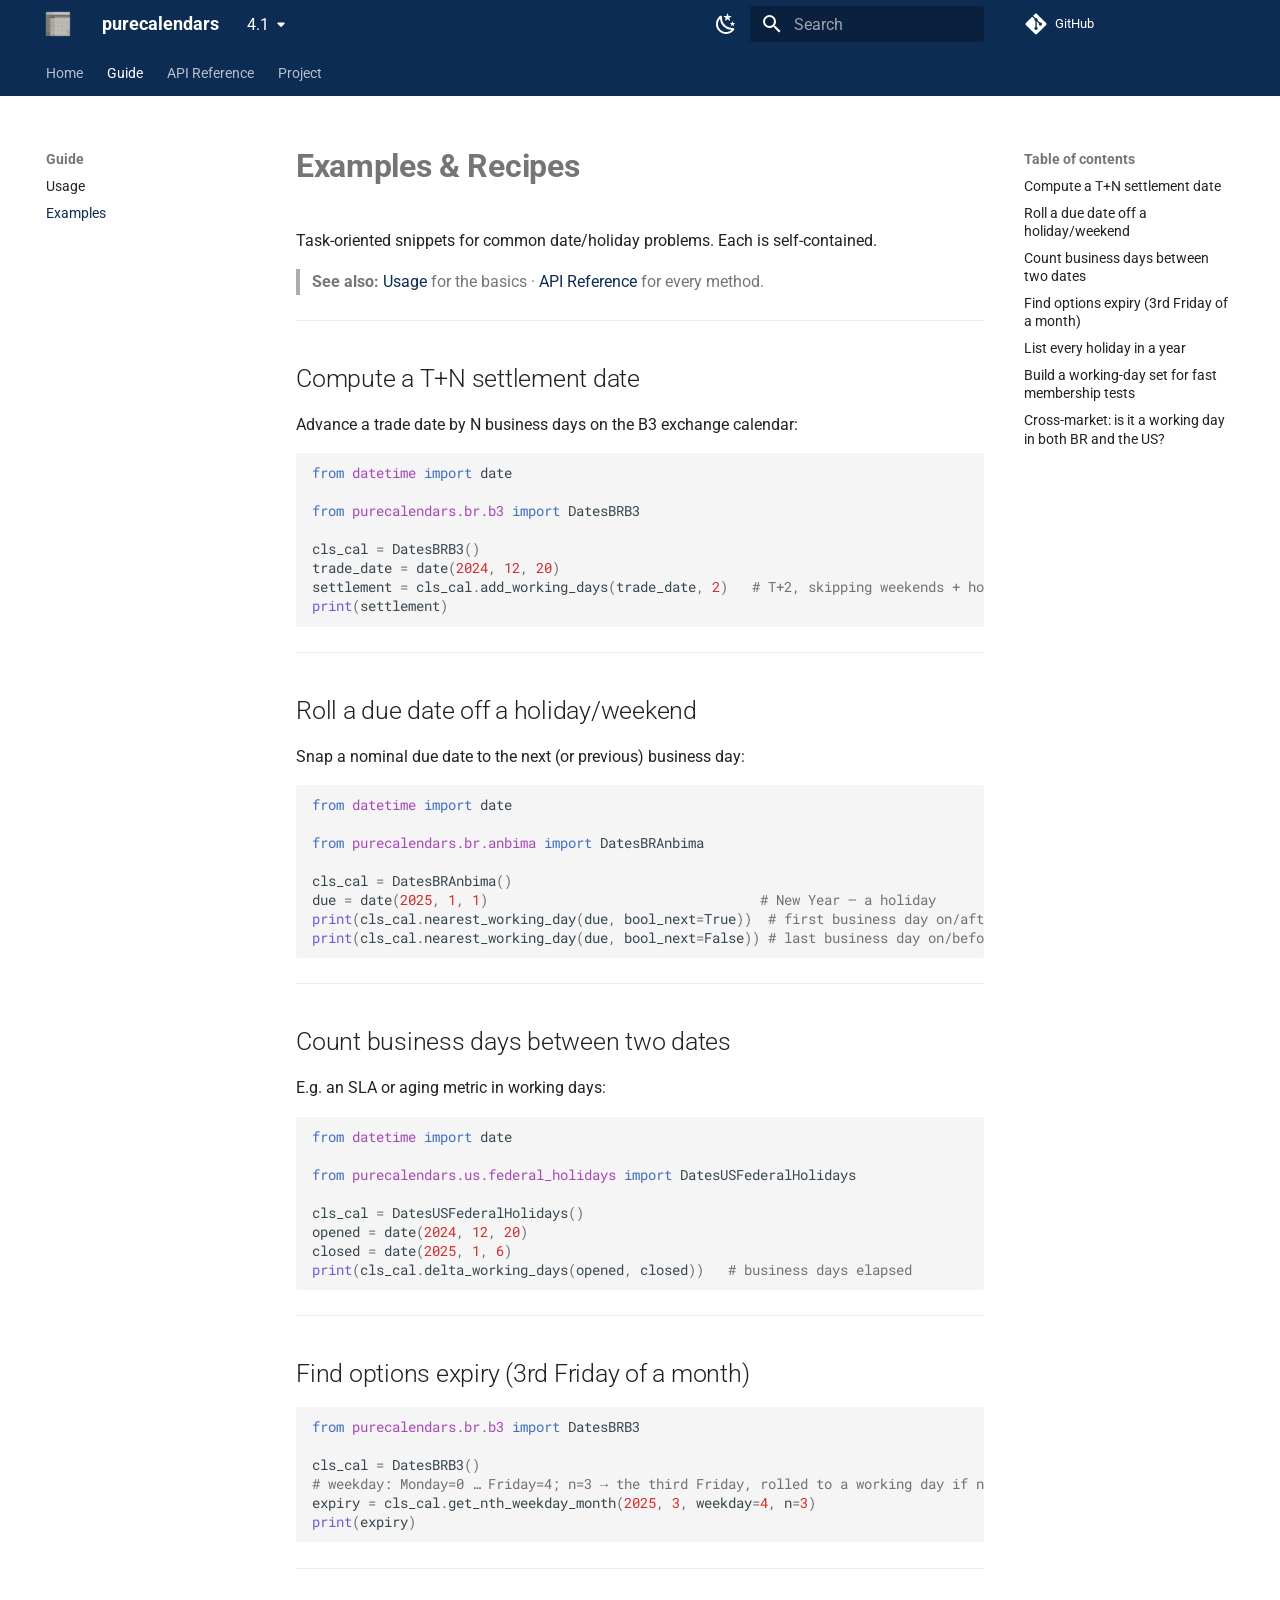
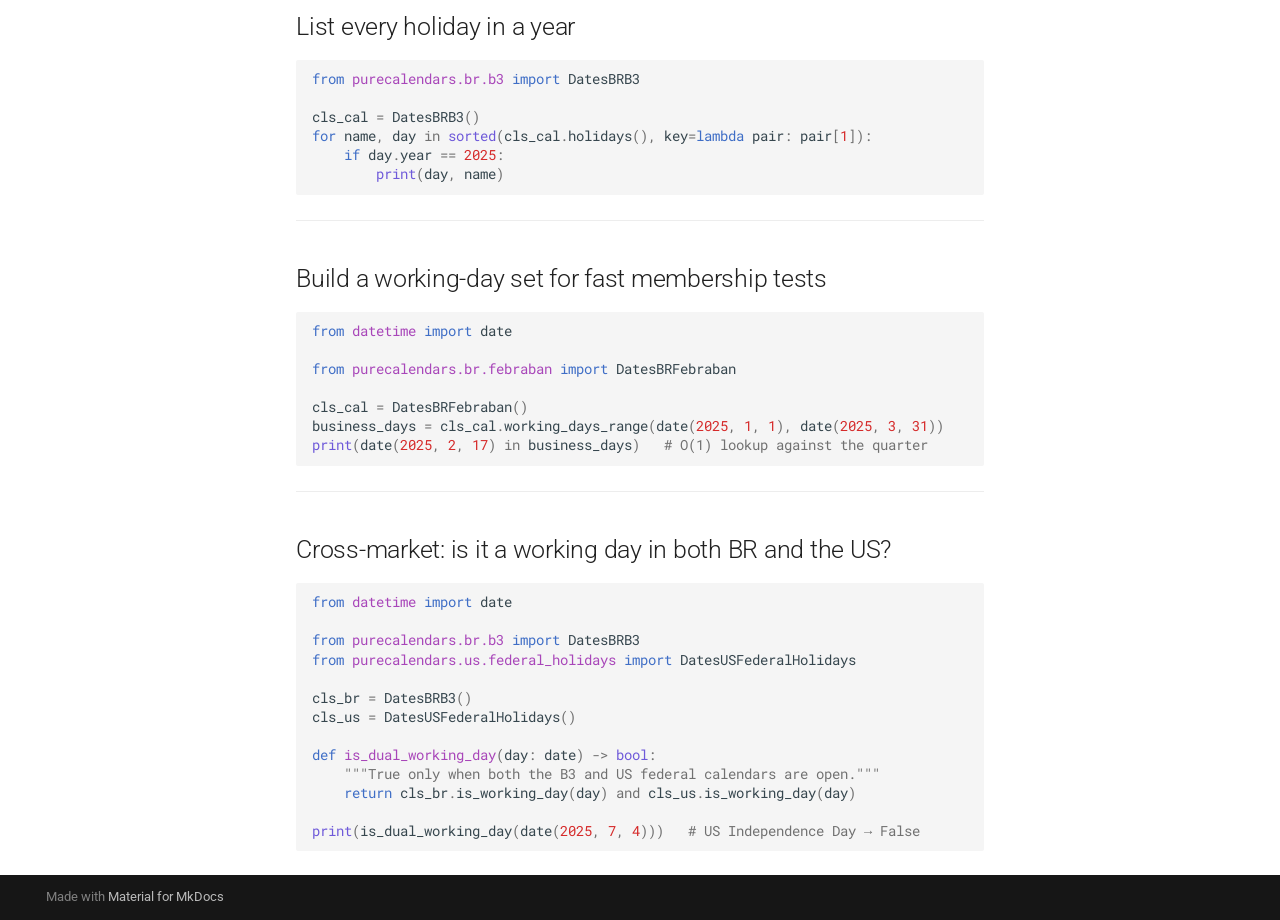
<file: 4.1/examples/index.html>
<!doctype html>
<html lang="en" class="no-js">
  <head>
    
      <meta charset="utf-8">
      <meta name="viewport" content="width=device-width,initial-scale=1">
      
        <meta name="description" content="Holiday calendars and business-day arithmetic for Brazilian and US markets, computed offline.">
      
      
      
      
        <link rel="prev" href="../usage/">
      
      
        <link rel="next" href="../api/">
      
      
        
      
      
      <link rel="icon" href="../assets/logo.png">
      <meta name="generator" content="mkdocs-1.6.1, mkdocs-material-9.8.2">
    
    
      
        <title>Examples - purecalendars</title>
      
    
    
      <link rel="stylesheet" href="../assets/stylesheets/main.57a0d79d.min.css">
      
        
        <link rel="stylesheet" href="../assets/stylesheets/palette.fb2fffe2.min.css">
      
      


    
    
      
    
    
      
        
        
        <link rel="preconnect" href="https://fonts.gstatic.com" crossorigin>
        <link rel="stylesheet" href="https://fonts.googleapis.com/css?family=Roboto:300,300i,400,400i,700,700i%7CRoboto+Mono:400,400i,700,700i&display=fallback">
        <style>:root{--md-text-font:"Roboto";--md-code-font:"Roboto Mono"}</style>
      
    
    
      <link rel="stylesheet" href="../stylesheets/brand.css">
    
    <script>__md_scope=new URL("..",location),__md_hash=e=>[...e].reduce(((e,_)=>(e<<5)-e+_.charCodeAt(0)),0),__md_get=(e,_=localStorage,t=__md_scope)=>JSON.parse(_.getItem(t.pathname+"."+e)),__md_set=(e,_,t=localStorage,a=__md_scope)=>{try{t.setItem(a.pathname+"."+e,JSON.stringify(_))}catch(e){}}</script>
    
      

    
    
  </head>
  
  
    
    
      
    
    
    
    
    <body dir="ltr" data-md-color-scheme="default" data-md-color-primary="custom" data-md-color-accent="indigo">
  
    
    <input class="md-toggle" data-md-toggle="drawer" type="checkbox" id="__drawer" autocomplete="off">
    <input class="md-toggle" data-md-toggle="search" type="checkbox" id="__search" autocomplete="off">
    <label class="md-overlay" for="__drawer"></label>
    <div data-md-component="skip">
      
        
        <a href="#examples-recipes" class="md-skip">
          Skip to content
        </a>
      
    </div>
    <div data-md-component="announce">
      
    </div>
    
      <div data-md-color-scheme="default" data-md-component="outdated" hidden>
        
      </div>
    
    
      

<header class="md-header" data-md-component="header">
  <nav class="md-header__inner md-grid" aria-label="Header">
    <a href=".." title="purecalendars" class="md-header__button md-logo" aria-label="purecalendars" data-md-component="logo">
      
  <img src="../assets/logo.png" alt="logo">

    </a>
    <label class="md-header__button md-icon" for="__drawer">
      
      <svg xmlns="http://www.w3.org/2000/svg" viewBox="0 0 24 24"><path d="M3 6h18v2H3zm0 5h18v2H3zm0 5h18v2H3z"/></svg>
    </label>
    <div class="md-header__title" data-md-component="header-title">
      <div class="md-header__ellipsis">
        <div class="md-header__topic">
          <span class="md-ellipsis">
            purecalendars
          </span>
        </div>
        <div class="md-header__topic" data-md-component="header-topic">
          <span class="md-ellipsis">
            
              Examples
            
          </span>
        </div>
      </div>
    </div>
    
      
        <form class="md-header__option" data-md-component="palette">
  
    
    
    
    <input class="md-option" data-md-color-media="" data-md-color-scheme="default" data-md-color-primary="custom" data-md-color-accent="indigo"  aria-label="Switch to dark mode"  type="radio" name="__palette" id="__palette_0">
    
      <label class="md-header__button md-icon" title="Switch to dark mode" for="__palette_1" hidden>
        <svg xmlns="http://www.w3.org/2000/svg" viewBox="0 0 24 24"><path d="m17.75 4.09-2.53 1.94.91 3.06-2.63-1.81-2.63 1.81.91-3.06-2.53-1.94L12.44 4l1.06-3 1.06 3zm3.5 6.91-1.64 1.25.59 1.98-1.7-1.17-1.7 1.17.59-1.98L15.75 11l2.06-.05L18.5 9l.69 1.95zm-2.28 4.95c.83-.08 1.72 1.1 1.19 1.85-.32.45-.66.87-1.08 1.27C15.17 23 8.84 23 4.94 19.07c-3.91-3.9-3.91-10.24 0-14.14.4-.4.82-.76 1.27-1.08.75-.53 1.93.36 1.85 1.19-.27 2.86.69 5.83 2.89 8.02a9.96 9.96 0 0 0 8.02 2.89m-1.64 2.02a12.08 12.08 0 0 1-7.8-3.47c-2.17-2.19-3.33-5-3.49-7.82-2.81 3.14-2.7 7.96.31 10.98 3.02 3.01 7.84 3.12 10.98.31"/></svg>
      </label>
    
  
    
    
    
    <input class="md-option" data-md-color-media="" data-md-color-scheme="slate" data-md-color-primary="custom" data-md-color-accent="indigo"  aria-label="Switch to light mode"  type="radio" name="__palette" id="__palette_1">
    
      <label class="md-header__button md-icon" title="Switch to light mode" for="__palette_0" hidden>
        <svg xmlns="http://www.w3.org/2000/svg" viewBox="0 0 24 24"><path d="m3.55 19.09 1.41 1.41 1.8-1.79-1.42-1.42M12 6c-3.31 0-6 2.69-6 6s2.69 6 6 6 6-2.69 6-6c0-3.32-2.69-6-6-6m8 7h3v-2h-3m-2.76 7.71 1.8 1.79 1.41-1.41-1.79-1.8M20.45 5l-1.41-1.4-1.8 1.79 1.42 1.42M13 1h-2v3h2M6.76 5.39 4.96 3.6 3.55 5l1.79 1.81zM1 13h3v-2H1m12 9h-2v3h2"/></svg>
      </label>
    
  
</form>
      
    
    
      <script>var palette=__md_get("__palette");if(palette&&palette.color){if("(prefers-color-scheme)"===palette.color.media){var media=matchMedia("(prefers-color-scheme: light)"),input=document.querySelector(media.matches?"[data-md-color-media='(prefers-color-scheme: light)']":"[data-md-color-media='(prefers-color-scheme: dark)']");palette.color.media=input.getAttribute("data-md-color-media"),palette.color.scheme=input.getAttribute("data-md-color-scheme"),palette.color.primary=input.getAttribute("data-md-color-primary"),palette.color.accent=input.getAttribute("data-md-color-accent")}for(var[key,value]of Object.entries(palette.color))document.body.setAttribute("data-md-color-"+key,value)}</script>
    
    
    
      
      
        <label class="md-header__button md-icon" for="__search">
          
          <svg xmlns="http://www.w3.org/2000/svg" viewBox="0 0 24 24"><path d="M9.5 3A6.5 6.5 0 0 1 16 9.5c0 1.61-.59 3.09-1.56 4.23l.27.27h.79l5 5-1.5 1.5-5-5v-.79l-.27-.27A6.52 6.52 0 0 1 9.5 16 6.5 6.5 0 0 1 3 9.5 6.5 6.5 0 0 1 9.5 3m0 2C7 5 5 7 5 9.5S7 14 9.5 14 14 12 14 9.5 12 5 9.5 5"/></svg>
        </label>
        <div class="md-search" data-md-component="search" role="dialog">
  <label class="md-search__overlay" for="__search"></label>
  <div class="md-search__inner" role="search">
    <form class="md-search__form" name="search">
      <input type="text" class="md-search__input" name="query" aria-label="Search" placeholder="Search" autocapitalize="off" autocorrect="off" autocomplete="off" spellcheck="false" data-md-component="search-query" required>
      <label class="md-search__icon md-icon" for="__search">
        
        <svg xmlns="http://www.w3.org/2000/svg" viewBox="0 0 24 24"><path d="M9.5 3A6.5 6.5 0 0 1 16 9.5c0 1.61-.59 3.09-1.56 4.23l.27.27h.79l5 5-1.5 1.5-5-5v-.79l-.27-.27A6.52 6.52 0 0 1 9.5 16 6.5 6.5 0 0 1 3 9.5 6.5 6.5 0 0 1 9.5 3m0 2C7 5 5 7 5 9.5S7 14 9.5 14 14 12 14 9.5 12 5 9.5 5"/></svg>
        
        <svg xmlns="http://www.w3.org/2000/svg" viewBox="0 0 24 24"><path d="M20 11v2H8l5.5 5.5-1.42 1.42L4.16 12l7.92-7.92L13.5 5.5 8 11z"/></svg>
      </label>
      <nav class="md-search__options" aria-label="Search">
        
        <button type="reset" class="md-search__icon md-icon" title="Clear" aria-label="Clear" tabindex="-1">
          
          <svg xmlns="http://www.w3.org/2000/svg" viewBox="0 0 24 24"><path d="M19 6.41 17.59 5 12 10.59 6.41 5 5 6.41 10.59 12 5 17.59 6.41 19 12 13.41 17.59 19 19 17.59 13.41 12z"/></svg>
        </button>
      </nav>
      
    </form>
    <div class="md-search__output">
      <div class="md-search__scrollwrap" tabindex="0" data-md-scrollfix>
        <div class="md-search-result" data-md-component="search-result">
          <div class="md-search-result__meta">
            Initializing search
          </div>
          <ol class="md-search-result__list" role="presentation"></ol>
        </div>
      </div>
    </div>
  </div>
</div>
      
    
    
      <div class="md-header__source">
        <a href="https://github.com/guilhermegor/purecalendars" title="Go to repository" class="md-source" data-md-component="source">
  <div class="md-source__icon md-icon">
    
    <svg xmlns="http://www.w3.org/2000/svg" viewBox="0 0 448 512"><!--! Font Awesome Free 7.1.0 by @fontawesome - https://fontawesome.com License - https://fontawesome.com/license/free (Icons: CC BY 4.0, Fonts: SIL OFL 1.1, Code: MIT License) Copyright 2025 Fonticons, Inc.--><path d="M439.6 236.1 244 40.5c-5.4-5.5-12.8-8.5-20.4-8.5s-15 3-20.4 8.4L162.5 81l51.5 51.5c27.1-9.1 52.7 16.8 43.4 43.7l49.7 49.7c34.2-11.8 61.2 31 35.5 56.7-26.5 26.5-70.2-2.9-56-37.3L240.3 199v121.9c25.3 12.5 22.3 41.8 9.1 55-6.4 6.4-15.2 10.1-24.3 10.1s-17.8-3.6-24.3-10.1c-17.6-17.6-11.1-46.9 11.2-56v-123c-20.8-8.5-24.6-30.7-18.6-45L142.6 101 8.5 235.1C3 240.6 0 247.9 0 255.5s3 15 8.5 20.4l195.6 195.7c5.4 5.4 12.7 8.4 20.4 8.4s15-3 20.4-8.4l194.7-194.7c5.4-5.4 8.4-12.8 8.4-20.4s-3-15-8.4-20.4"/></svg>
  </div>
  <div class="md-source__repository">
    GitHub
  </div>
</a>
      </div>
    
  </nav>
  
</header>
    
    <div class="md-container" data-md-component="container">
      
      
        
          
            
<nav class="md-tabs" aria-label="Tabs" data-md-component="tabs">
  <div class="md-grid">
    <ul class="md-tabs__list">
      
        
  
  
  
  
    <li class="md-tabs__item">
      <a href=".." class="md-tabs__link">
        
  
  
    
  
  Home

      </a>
    </li>
  

      
        
  
  
  
    
  
  
    
    
      <li class="md-tabs__item md-tabs__item--active">
        <a href="../usage/" class="md-tabs__link">
          
  
  
  Guide

        </a>
      </li>
    
  

      
        
  
  
  
  
    
    
      <li class="md-tabs__item">
        <a href="../api/" class="md-tabs__link">
          
  
  
  API Reference

        </a>
      </li>
    
  

      
        
  
  
  
  
    
    
      <li class="md-tabs__item">
        <a href="../faq/" class="md-tabs__link">
          
  
  
  Project

        </a>
      </li>
    
  

      
    </ul>
  </div>
</nav>
          
        
      
      <main class="md-main" data-md-component="main">
        <div class="md-main__inner md-grid">
          
            
              
              <div class="md-sidebar md-sidebar--primary" data-md-component="sidebar" data-md-type="navigation" >
                <div class="md-sidebar__scrollwrap">
                  <div class="md-sidebar__inner">
                    


  


<nav class="md-nav md-nav--primary md-nav--lifted" aria-label="Navigation" data-md-level="0">
  <label class="md-nav__title" for="__drawer">
    <a href=".." title="purecalendars" class="md-nav__button md-logo" aria-label="purecalendars" data-md-component="logo">
      
  <img src="../assets/logo.png" alt="logo">

    </a>
    purecalendars
  </label>
  
    <div class="md-nav__source">
      <a href="https://github.com/guilhermegor/purecalendars" title="Go to repository" class="md-source" data-md-component="source">
  <div class="md-source__icon md-icon">
    
    <svg xmlns="http://www.w3.org/2000/svg" viewBox="0 0 448 512"><!--! Font Awesome Free 7.1.0 by @fontawesome - https://fontawesome.com License - https://fontawesome.com/license/free (Icons: CC BY 4.0, Fonts: SIL OFL 1.1, Code: MIT License) Copyright 2025 Fonticons, Inc.--><path d="M439.6 236.1 244 40.5c-5.4-5.5-12.8-8.5-20.4-8.5s-15 3-20.4 8.4L162.5 81l51.5 51.5c27.1-9.1 52.7 16.8 43.4 43.7l49.7 49.7c34.2-11.8 61.2 31 35.5 56.7-26.5 26.5-70.2-2.9-56-37.3L240.3 199v121.9c25.3 12.5 22.3 41.8 9.1 55-6.4 6.4-15.2 10.1-24.3 10.1s-17.8-3.6-24.3-10.1c-17.6-17.6-11.1-46.9 11.2-56v-123c-20.8-8.5-24.6-30.7-18.6-45L142.6 101 8.5 235.1C3 240.6 0 247.9 0 255.5s3 15 8.5 20.4l195.6 195.7c5.4 5.4 12.7 8.4 20.4 8.4s15-3 20.4-8.4l194.7-194.7c5.4-5.4 8.4-12.8 8.4-20.4s-3-15-8.4-20.4"/></svg>
  </div>
  <div class="md-source__repository">
    GitHub
  </div>
</a>
    </div>
  
  <ul class="md-nav__list" data-md-scrollfix>
    
      
      
  
  
  
  
    <li class="md-nav__item">
      <a href=".." class="md-nav__link">
        
  
  
  <span class="md-ellipsis">
    
  
    Home
  

    
  </span>
  
  

      </a>
    </li>
  

    
      
      
  
  
    
  
  
  
    
    
    
    
      
        
        
      
      
        
      
    
    
    <li class="md-nav__item md-nav__item--active md-nav__item--section md-nav__item--nested">
      
        
        
        <input class="md-nav__toggle md-toggle " type="checkbox" id="__nav_2" checked>
        
          
          <label class="md-nav__link" for="__nav_2" id="__nav_2_label" tabindex="">
            
  
  
  <span class="md-ellipsis">
    
  
    Guide
  

    
  </span>
  
  

            <span class="md-nav__icon md-icon"></span>
          </label>
        
        <nav class="md-nav" data-md-level="1" aria-labelledby="__nav_2_label" aria-expanded="true">
          <label class="md-nav__title" for="__nav_2">
            <span class="md-nav__icon md-icon"></span>
            
  
    Guide
  

          </label>
          <ul class="md-nav__list" data-md-scrollfix>
            
              
                
  
  
  
  
    <li class="md-nav__item">
      <a href="../usage/" class="md-nav__link">
        
  
  
  <span class="md-ellipsis">
    
  
    Usage
  

    
  </span>
  
  

      </a>
    </li>
  

              
            
              
                
  
  
    
  
  
  
    <li class="md-nav__item md-nav__item--active">
      
      <input class="md-nav__toggle md-toggle" type="checkbox" id="__toc">
      
      
        
      
      
        <label class="md-nav__link md-nav__link--active" for="__toc">
          
  
  
  <span class="md-ellipsis">
    
  
    Examples
  

    
  </span>
  
  

          <span class="md-nav__icon md-icon"></span>
        </label>
      
      <a href="./" class="md-nav__link md-nav__link--active">
        
  
  
  <span class="md-ellipsis">
    
  
    Examples
  

    
  </span>
  
  

      </a>
      
        

<nav class="md-nav md-nav--secondary" aria-label="Table of contents">
  
  
  
    
  
  
    <label class="md-nav__title" for="__toc">
      <span class="md-nav__icon md-icon"></span>
      Table of contents
    </label>
    <ul class="md-nav__list" data-md-component="toc" data-md-scrollfix>
      
        <li class="md-nav__item">
  <a href="#compute-a-tn-settlement-date" class="md-nav__link">
    <span class="md-ellipsis">
      
        Compute a T+N settlement date
      
    </span>
  </a>
  
</li>
      
        <li class="md-nav__item">
  <a href="#roll-a-due-date-off-a-holidayweekend" class="md-nav__link">
    <span class="md-ellipsis">
      
        Roll a due date off a holiday/weekend
      
    </span>
  </a>
  
</li>
      
        <li class="md-nav__item">
  <a href="#count-business-days-between-two-dates" class="md-nav__link">
    <span class="md-ellipsis">
      
        Count business days between two dates
      
    </span>
  </a>
  
</li>
      
        <li class="md-nav__item">
  <a href="#find-options-expiry-3rd-friday-of-a-month" class="md-nav__link">
    <span class="md-ellipsis">
      
        Find options expiry (3rd Friday of a month)
      
    </span>
  </a>
  
</li>
      
        <li class="md-nav__item">
  <a href="#list-every-holiday-in-a-year" class="md-nav__link">
    <span class="md-ellipsis">
      
        List every holiday in a year
      
    </span>
  </a>
  
</li>
      
        <li class="md-nav__item">
  <a href="#build-a-working-day-set-for-fast-membership-tests" class="md-nav__link">
    <span class="md-ellipsis">
      
        Build a working-day set for fast membership tests
      
    </span>
  </a>
  
</li>
      
        <li class="md-nav__item">
  <a href="#cross-market-is-it-a-working-day-in-both-br-and-the-us" class="md-nav__link">
    <span class="md-ellipsis">
      
        Cross-market: is it a working day in both BR and the US?
      
    </span>
  </a>
  
</li>
      
    </ul>
  
</nav>
      
    </li>
  

              
            
          </ul>
        </nav>
      
    </li>
  

    
      
      
  
  
  
  
    
    
    
    
      
      
        
      
    
    
    <li class="md-nav__item md-nav__item--nested">
      
        
        
        <input class="md-nav__toggle md-toggle " type="checkbox" id="__nav_3" >
        
          
          <label class="md-nav__link" for="__nav_3" id="__nav_3_label" tabindex="0">
            
  
  
  <span class="md-ellipsis">
    
  
    API Reference
  

    
  </span>
  
  

            <span class="md-nav__icon md-icon"></span>
          </label>
        
        <nav class="md-nav" data-md-level="1" aria-labelledby="__nav_3_label" aria-expanded="false">
          <label class="md-nav__title" for="__nav_3">
            <span class="md-nav__icon md-icon"></span>
            
  
    API Reference
  

          </label>
          <ul class="md-nav__list" data-md-scrollfix>
            
              
                
  
  
  
  
    <li class="md-nav__item">
      <a href="../api/" class="md-nav__link">
        
  
  
  <span class="md-ellipsis">
    
  
    Overview
  

    
  </span>
  
  

      </a>
    </li>
  

              
            
              
                
  
  
  
  
    <li class="md-nav__item">
      <a href="../api/reference/" class="md-nav__link">
        
  
  
  <span class="md-ellipsis">
    
  
    Reference
  

    
  </span>
  
  

      </a>
    </li>
  

              
            
          </ul>
        </nav>
      
    </li>
  

    
      
      
  
  
  
  
    
    
    
    
      
      
        
      
    
    
    <li class="md-nav__item md-nav__item--nested">
      
        
        
        <input class="md-nav__toggle md-toggle " type="checkbox" id="__nav_4" >
        
          
          <label class="md-nav__link" for="__nav_4" id="__nav_4_label" tabindex="0">
            
  
  
  <span class="md-ellipsis">
    
  
    Project
  

    
  </span>
  
  

            <span class="md-nav__icon md-icon"></span>
          </label>
        
        <nav class="md-nav" data-md-level="1" aria-labelledby="__nav_4_label" aria-expanded="false">
          <label class="md-nav__title" for="__nav_4">
            <span class="md-nav__icon md-icon"></span>
            
  
    Project
  

          </label>
          <ul class="md-nav__list" data-md-scrollfix>
            
              
                
  
  
  
  
    <li class="md-nav__item">
      <a href="../faq/" class="md-nav__link">
        
  
  
  <span class="md-ellipsis">
    
  
    FAQ
  

    
  </span>
  
  

      </a>
    </li>
  

              
            
              
                
  
  
  
  
    <li class="md-nav__item">
      <a href="../contributing/" class="md-nav__link">
        
  
  
  <span class="md-ellipsis">
    
  
    Contributing
  

    
  </span>
  
  

      </a>
    </li>
  

              
            
              
                
  
  
  
  
    <li class="md-nav__item">
      <a href="../changelog/" class="md-nav__link">
        
  
  
  <span class="md-ellipsis">
    
  
    Changelog
  

    
  </span>
  
  

      </a>
    </li>
  

              
            
              
                
  
  
  
  
    <li class="md-nav__item">
      <a href="../incidents/" class="md-nav__link">
        
  
  
  <span class="md-ellipsis">
    
  
    Incidents
  

    
  </span>
  
  

      </a>
    </li>
  

              
            
              
                
  
  
  
  
    <li class="md-nav__item">
      <a href="../template-updates/" class="md-nav__link">
        
  
  
  <span class="md-ellipsis">
    
  
    Template updates
  

    
  </span>
  
  

      </a>
    </li>
  

              
            
          </ul>
        </nav>
      
    </li>
  

    
  </ul>
</nav>
                  </div>
                </div>
              </div>
            
            
              
              <div class="md-sidebar md-sidebar--secondary" data-md-component="sidebar" data-md-type="toc" >
                <div class="md-sidebar__scrollwrap">
                  <div class="md-sidebar__inner">
                    

<nav class="md-nav md-nav--secondary" aria-label="Table of contents">
  
  
  
    
  
  
    <label class="md-nav__title" for="__toc">
      <span class="md-nav__icon md-icon"></span>
      Table of contents
    </label>
    <ul class="md-nav__list" data-md-component="toc" data-md-scrollfix>
      
        <li class="md-nav__item">
  <a href="#compute-a-tn-settlement-date" class="md-nav__link">
    <span class="md-ellipsis">
      
        Compute a T+N settlement date
      
    </span>
  </a>
  
</li>
      
        <li class="md-nav__item">
  <a href="#roll-a-due-date-off-a-holidayweekend" class="md-nav__link">
    <span class="md-ellipsis">
      
        Roll a due date off a holiday/weekend
      
    </span>
  </a>
  
</li>
      
        <li class="md-nav__item">
  <a href="#count-business-days-between-two-dates" class="md-nav__link">
    <span class="md-ellipsis">
      
        Count business days between two dates
      
    </span>
  </a>
  
</li>
      
        <li class="md-nav__item">
  <a href="#find-options-expiry-3rd-friday-of-a-month" class="md-nav__link">
    <span class="md-ellipsis">
      
        Find options expiry (3rd Friday of a month)
      
    </span>
  </a>
  
</li>
      
        <li class="md-nav__item">
  <a href="#list-every-holiday-in-a-year" class="md-nav__link">
    <span class="md-ellipsis">
      
        List every holiday in a year
      
    </span>
  </a>
  
</li>
      
        <li class="md-nav__item">
  <a href="#build-a-working-day-set-for-fast-membership-tests" class="md-nav__link">
    <span class="md-ellipsis">
      
        Build a working-day set for fast membership tests
      
    </span>
  </a>
  
</li>
      
        <li class="md-nav__item">
  <a href="#cross-market-is-it-a-working-day-in-both-br-and-the-us" class="md-nav__link">
    <span class="md-ellipsis">
      
        Cross-market: is it a working day in both BR and the US?
      
    </span>
  </a>
  
</li>
      
    </ul>
  
</nav>
                  </div>
                </div>
              </div>
            
          
          
            <div class="md-content" data-md-component="content">
              
              <article class="md-content__inner md-typeset">
                
                  


  
  


<h1 id="examples-recipes"><strong>Examples &amp; Recipes</strong><a class="headerlink" href="#examples-recipes" title="Permanent link">&para;</a></h1>
<p>Task-oriented snippets for common date/holiday problems. Each is self-contained.</p>
<blockquote>
<p><strong>See also:</strong> <a href="../usage/">Usage</a> for the basics · <a href="../api/">API Reference</a> for every method.</p>
</blockquote>
<hr />
<h2 id="compute-a-tn-settlement-date">Compute a T+N settlement date<a class="headerlink" href="#compute-a-tn-settlement-date" title="Permanent link">&para;</a></h2>
<p>Advance a trade date by N business days on the B3 exchange calendar:</p>
<div class="language-python highlight"><pre><span></span><code><span id="__span-0-1"><a id="__codelineno-0-1" name="__codelineno-0-1" href="#__codelineno-0-1"></a><span class="kn">from</span><span class="w"> </span><span class="nn">datetime</span><span class="w"> </span><span class="kn">import</span> <span class="n">date</span>
</span><span id="__span-0-2"><a id="__codelineno-0-2" name="__codelineno-0-2" href="#__codelineno-0-2"></a>
</span><span id="__span-0-3"><a id="__codelineno-0-3" name="__codelineno-0-3" href="#__codelineno-0-3"></a><span class="kn">from</span><span class="w"> </span><span class="nn">purecalendars.br.b3</span><span class="w"> </span><span class="kn">import</span> <span class="n">DatesBRB3</span>
</span><span id="__span-0-4"><a id="__codelineno-0-4" name="__codelineno-0-4" href="#__codelineno-0-4"></a>
</span><span id="__span-0-5"><a id="__codelineno-0-5" name="__codelineno-0-5" href="#__codelineno-0-5"></a><span class="n">cls_cal</span> <span class="o">=</span> <span class="n">DatesBRB3</span><span class="p">()</span>
</span><span id="__span-0-6"><a id="__codelineno-0-6" name="__codelineno-0-6" href="#__codelineno-0-6"></a><span class="n">trade_date</span> <span class="o">=</span> <span class="n">date</span><span class="p">(</span><span class="mi">2024</span><span class="p">,</span> <span class="mi">12</span><span class="p">,</span> <span class="mi">20</span><span class="p">)</span>
</span><span id="__span-0-7"><a id="__codelineno-0-7" name="__codelineno-0-7" href="#__codelineno-0-7"></a><span class="n">settlement</span> <span class="o">=</span> <span class="n">cls_cal</span><span class="o">.</span><span class="n">add_working_days</span><span class="p">(</span><span class="n">trade_date</span><span class="p">,</span> <span class="mi">2</span><span class="p">)</span>   <span class="c1"># T+2, skipping weekends + holidays</span>
</span><span id="__span-0-8"><a id="__codelineno-0-8" name="__codelineno-0-8" href="#__codelineno-0-8"></a><span class="nb">print</span><span class="p">(</span><span class="n">settlement</span><span class="p">)</span>
</span></code></pre></div>
<hr />
<h2 id="roll-a-due-date-off-a-holidayweekend">Roll a due date off a holiday/weekend<a class="headerlink" href="#roll-a-due-date-off-a-holidayweekend" title="Permanent link">&para;</a></h2>
<p>Snap a nominal due date to the next (or previous) business day:</p>
<div class="language-python highlight"><pre><span></span><code><span id="__span-1-1"><a id="__codelineno-1-1" name="__codelineno-1-1" href="#__codelineno-1-1"></a><span class="kn">from</span><span class="w"> </span><span class="nn">datetime</span><span class="w"> </span><span class="kn">import</span> <span class="n">date</span>
</span><span id="__span-1-2"><a id="__codelineno-1-2" name="__codelineno-1-2" href="#__codelineno-1-2"></a>
</span><span id="__span-1-3"><a id="__codelineno-1-3" name="__codelineno-1-3" href="#__codelineno-1-3"></a><span class="kn">from</span><span class="w"> </span><span class="nn">purecalendars.br.anbima</span><span class="w"> </span><span class="kn">import</span> <span class="n">DatesBRAnbima</span>
</span><span id="__span-1-4"><a id="__codelineno-1-4" name="__codelineno-1-4" href="#__codelineno-1-4"></a>
</span><span id="__span-1-5"><a id="__codelineno-1-5" name="__codelineno-1-5" href="#__codelineno-1-5"></a><span class="n">cls_cal</span> <span class="o">=</span> <span class="n">DatesBRAnbima</span><span class="p">()</span>
</span><span id="__span-1-6"><a id="__codelineno-1-6" name="__codelineno-1-6" href="#__codelineno-1-6"></a><span class="n">due</span> <span class="o">=</span> <span class="n">date</span><span class="p">(</span><span class="mi">2025</span><span class="p">,</span> <span class="mi">1</span><span class="p">,</span> <span class="mi">1</span><span class="p">)</span>                                  <span class="c1"># New Year — a holiday</span>
</span><span id="__span-1-7"><a id="__codelineno-1-7" name="__codelineno-1-7" href="#__codelineno-1-7"></a><span class="nb">print</span><span class="p">(</span><span class="n">cls_cal</span><span class="o">.</span><span class="n">nearest_working_day</span><span class="p">(</span><span class="n">due</span><span class="p">,</span> <span class="n">bool_next</span><span class="o">=</span><span class="kc">True</span><span class="p">))</span>  <span class="c1"># first business day on/after</span>
</span><span id="__span-1-8"><a id="__codelineno-1-8" name="__codelineno-1-8" href="#__codelineno-1-8"></a><span class="nb">print</span><span class="p">(</span><span class="n">cls_cal</span><span class="o">.</span><span class="n">nearest_working_day</span><span class="p">(</span><span class="n">due</span><span class="p">,</span> <span class="n">bool_next</span><span class="o">=</span><span class="kc">False</span><span class="p">))</span> <span class="c1"># last business day on/before</span>
</span></code></pre></div>
<hr />
<h2 id="count-business-days-between-two-dates">Count business days between two dates<a class="headerlink" href="#count-business-days-between-two-dates" title="Permanent link">&para;</a></h2>
<p>E.g. an SLA or aging metric in working days:</p>
<div class="language-python highlight"><pre><span></span><code><span id="__span-2-1"><a id="__codelineno-2-1" name="__codelineno-2-1" href="#__codelineno-2-1"></a><span class="kn">from</span><span class="w"> </span><span class="nn">datetime</span><span class="w"> </span><span class="kn">import</span> <span class="n">date</span>
</span><span id="__span-2-2"><a id="__codelineno-2-2" name="__codelineno-2-2" href="#__codelineno-2-2"></a>
</span><span id="__span-2-3"><a id="__codelineno-2-3" name="__codelineno-2-3" href="#__codelineno-2-3"></a><span class="kn">from</span><span class="w"> </span><span class="nn">purecalendars.us.federal_holidays</span><span class="w"> </span><span class="kn">import</span> <span class="n">DatesUSFederalHolidays</span>
</span><span id="__span-2-4"><a id="__codelineno-2-4" name="__codelineno-2-4" href="#__codelineno-2-4"></a>
</span><span id="__span-2-5"><a id="__codelineno-2-5" name="__codelineno-2-5" href="#__codelineno-2-5"></a><span class="n">cls_cal</span> <span class="o">=</span> <span class="n">DatesUSFederalHolidays</span><span class="p">()</span>
</span><span id="__span-2-6"><a id="__codelineno-2-6" name="__codelineno-2-6" href="#__codelineno-2-6"></a><span class="n">opened</span> <span class="o">=</span> <span class="n">date</span><span class="p">(</span><span class="mi">2024</span><span class="p">,</span> <span class="mi">12</span><span class="p">,</span> <span class="mi">20</span><span class="p">)</span>
</span><span id="__span-2-7"><a id="__codelineno-2-7" name="__codelineno-2-7" href="#__codelineno-2-7"></a><span class="n">closed</span> <span class="o">=</span> <span class="n">date</span><span class="p">(</span><span class="mi">2025</span><span class="p">,</span> <span class="mi">1</span><span class="p">,</span> <span class="mi">6</span><span class="p">)</span>
</span><span id="__span-2-8"><a id="__codelineno-2-8" name="__codelineno-2-8" href="#__codelineno-2-8"></a><span class="nb">print</span><span class="p">(</span><span class="n">cls_cal</span><span class="o">.</span><span class="n">delta_working_days</span><span class="p">(</span><span class="n">opened</span><span class="p">,</span> <span class="n">closed</span><span class="p">))</span>   <span class="c1"># business days elapsed</span>
</span></code></pre></div>
<hr />
<h2 id="find-options-expiry-3rd-friday-of-a-month">Find options expiry (3rd Friday of a month)<a class="headerlink" href="#find-options-expiry-3rd-friday-of-a-month" title="Permanent link">&para;</a></h2>
<div class="language-python highlight"><pre><span></span><code><span id="__span-3-1"><a id="__codelineno-3-1" name="__codelineno-3-1" href="#__codelineno-3-1"></a><span class="kn">from</span><span class="w"> </span><span class="nn">purecalendars.br.b3</span><span class="w"> </span><span class="kn">import</span> <span class="n">DatesBRB3</span>
</span><span id="__span-3-2"><a id="__codelineno-3-2" name="__codelineno-3-2" href="#__codelineno-3-2"></a>
</span><span id="__span-3-3"><a id="__codelineno-3-3" name="__codelineno-3-3" href="#__codelineno-3-3"></a><span class="n">cls_cal</span> <span class="o">=</span> <span class="n">DatesBRB3</span><span class="p">()</span>
</span><span id="__span-3-4"><a id="__codelineno-3-4" name="__codelineno-3-4" href="#__codelineno-3-4"></a><span class="c1"># weekday: Monday=0 … Friday=4; n=3 → the third Friday, rolled to a working day if needed.</span>
</span><span id="__span-3-5"><a id="__codelineno-3-5" name="__codelineno-3-5" href="#__codelineno-3-5"></a><span class="n">expiry</span> <span class="o">=</span> <span class="n">cls_cal</span><span class="o">.</span><span class="n">get_nth_weekday_month</span><span class="p">(</span><span class="mi">2025</span><span class="p">,</span> <span class="mi">3</span><span class="p">,</span> <span class="n">weekday</span><span class="o">=</span><span class="mi">4</span><span class="p">,</span> <span class="n">n</span><span class="o">=</span><span class="mi">3</span><span class="p">)</span>
</span><span id="__span-3-6"><a id="__codelineno-3-6" name="__codelineno-3-6" href="#__codelineno-3-6"></a><span class="nb">print</span><span class="p">(</span><span class="n">expiry</span><span class="p">)</span>
</span></code></pre></div>
<hr />
<h2 id="list-every-holiday-in-a-year">List every holiday in a year<a class="headerlink" href="#list-every-holiday-in-a-year" title="Permanent link">&para;</a></h2>
<div class="language-python highlight"><pre><span></span><code><span id="__span-4-1"><a id="__codelineno-4-1" name="__codelineno-4-1" href="#__codelineno-4-1"></a><span class="kn">from</span><span class="w"> </span><span class="nn">purecalendars.br.b3</span><span class="w"> </span><span class="kn">import</span> <span class="n">DatesBRB3</span>
</span><span id="__span-4-2"><a id="__codelineno-4-2" name="__codelineno-4-2" href="#__codelineno-4-2"></a>
</span><span id="__span-4-3"><a id="__codelineno-4-3" name="__codelineno-4-3" href="#__codelineno-4-3"></a><span class="n">cls_cal</span> <span class="o">=</span> <span class="n">DatesBRB3</span><span class="p">()</span>
</span><span id="__span-4-4"><a id="__codelineno-4-4" name="__codelineno-4-4" href="#__codelineno-4-4"></a><span class="k">for</span> <span class="n">name</span><span class="p">,</span> <span class="n">day</span> <span class="ow">in</span> <span class="nb">sorted</span><span class="p">(</span><span class="n">cls_cal</span><span class="o">.</span><span class="n">holidays</span><span class="p">(),</span> <span class="n">key</span><span class="o">=</span><span class="k">lambda</span> <span class="n">pair</span><span class="p">:</span> <span class="n">pair</span><span class="p">[</span><span class="mi">1</span><span class="p">]):</span>
</span><span id="__span-4-5"><a id="__codelineno-4-5" name="__codelineno-4-5" href="#__codelineno-4-5"></a>    <span class="k">if</span> <span class="n">day</span><span class="o">.</span><span class="n">year</span> <span class="o">==</span> <span class="mi">2025</span><span class="p">:</span>
</span><span id="__span-4-6"><a id="__codelineno-4-6" name="__codelineno-4-6" href="#__codelineno-4-6"></a>        <span class="nb">print</span><span class="p">(</span><span class="n">day</span><span class="p">,</span> <span class="n">name</span><span class="p">)</span>
</span></code></pre></div>
<hr />
<h2 id="build-a-working-day-set-for-fast-membership-tests">Build a working-day set for fast membership tests<a class="headerlink" href="#build-a-working-day-set-for-fast-membership-tests" title="Permanent link">&para;</a></h2>
<div class="language-python highlight"><pre><span></span><code><span id="__span-5-1"><a id="__codelineno-5-1" name="__codelineno-5-1" href="#__codelineno-5-1"></a><span class="kn">from</span><span class="w"> </span><span class="nn">datetime</span><span class="w"> </span><span class="kn">import</span> <span class="n">date</span>
</span><span id="__span-5-2"><a id="__codelineno-5-2" name="__codelineno-5-2" href="#__codelineno-5-2"></a>
</span><span id="__span-5-3"><a id="__codelineno-5-3" name="__codelineno-5-3" href="#__codelineno-5-3"></a><span class="kn">from</span><span class="w"> </span><span class="nn">purecalendars.br.febraban</span><span class="w"> </span><span class="kn">import</span> <span class="n">DatesBRFebraban</span>
</span><span id="__span-5-4"><a id="__codelineno-5-4" name="__codelineno-5-4" href="#__codelineno-5-4"></a>
</span><span id="__span-5-5"><a id="__codelineno-5-5" name="__codelineno-5-5" href="#__codelineno-5-5"></a><span class="n">cls_cal</span> <span class="o">=</span> <span class="n">DatesBRFebraban</span><span class="p">()</span>
</span><span id="__span-5-6"><a id="__codelineno-5-6" name="__codelineno-5-6" href="#__codelineno-5-6"></a><span class="n">business_days</span> <span class="o">=</span> <span class="n">cls_cal</span><span class="o">.</span><span class="n">working_days_range</span><span class="p">(</span><span class="n">date</span><span class="p">(</span><span class="mi">2025</span><span class="p">,</span> <span class="mi">1</span><span class="p">,</span> <span class="mi">1</span><span class="p">),</span> <span class="n">date</span><span class="p">(</span><span class="mi">2025</span><span class="p">,</span> <span class="mi">3</span><span class="p">,</span> <span class="mi">31</span><span class="p">))</span>
</span><span id="__span-5-7"><a id="__codelineno-5-7" name="__codelineno-5-7" href="#__codelineno-5-7"></a><span class="nb">print</span><span class="p">(</span><span class="n">date</span><span class="p">(</span><span class="mi">2025</span><span class="p">,</span> <span class="mi">2</span><span class="p">,</span> <span class="mi">17</span><span class="p">)</span> <span class="ow">in</span> <span class="n">business_days</span><span class="p">)</span>   <span class="c1"># O(1) lookup against the quarter</span>
</span></code></pre></div>
<hr />
<h2 id="cross-market-is-it-a-working-day-in-both-br-and-the-us">Cross-market: is it a working day in both BR and the US?<a class="headerlink" href="#cross-market-is-it-a-working-day-in-both-br-and-the-us" title="Permanent link">&para;</a></h2>
<div class="language-python highlight"><pre><span></span><code><span id="__span-6-1"><a id="__codelineno-6-1" name="__codelineno-6-1" href="#__codelineno-6-1"></a><span class="kn">from</span><span class="w"> </span><span class="nn">datetime</span><span class="w"> </span><span class="kn">import</span> <span class="n">date</span>
</span><span id="__span-6-2"><a id="__codelineno-6-2" name="__codelineno-6-2" href="#__codelineno-6-2"></a>
</span><span id="__span-6-3"><a id="__codelineno-6-3" name="__codelineno-6-3" href="#__codelineno-6-3"></a><span class="kn">from</span><span class="w"> </span><span class="nn">purecalendars.br.b3</span><span class="w"> </span><span class="kn">import</span> <span class="n">DatesBRB3</span>
</span><span id="__span-6-4"><a id="__codelineno-6-4" name="__codelineno-6-4" href="#__codelineno-6-4"></a><span class="kn">from</span><span class="w"> </span><span class="nn">purecalendars.us.federal_holidays</span><span class="w"> </span><span class="kn">import</span> <span class="n">DatesUSFederalHolidays</span>
</span><span id="__span-6-5"><a id="__codelineno-6-5" name="__codelineno-6-5" href="#__codelineno-6-5"></a>
</span><span id="__span-6-6"><a id="__codelineno-6-6" name="__codelineno-6-6" href="#__codelineno-6-6"></a><span class="n">cls_br</span> <span class="o">=</span> <span class="n">DatesBRB3</span><span class="p">()</span>
</span><span id="__span-6-7"><a id="__codelineno-6-7" name="__codelineno-6-7" href="#__codelineno-6-7"></a><span class="n">cls_us</span> <span class="o">=</span> <span class="n">DatesUSFederalHolidays</span><span class="p">()</span>
</span><span id="__span-6-8"><a id="__codelineno-6-8" name="__codelineno-6-8" href="#__codelineno-6-8"></a>
</span><span id="__span-6-9"><a id="__codelineno-6-9" name="__codelineno-6-9" href="#__codelineno-6-9"></a><span class="k">def</span><span class="w"> </span><span class="nf">is_dual_working_day</span><span class="p">(</span><span class="n">day</span><span class="p">:</span> <span class="n">date</span><span class="p">)</span> <span class="o">-&gt;</span> <span class="nb">bool</span><span class="p">:</span>
</span><span id="__span-6-10"><a id="__codelineno-6-10" name="__codelineno-6-10" href="#__codelineno-6-10"></a><span class="w">    </span><span class="sd">&quot;&quot;&quot;True only when both the B3 and US federal calendars are open.&quot;&quot;&quot;</span>
</span><span id="__span-6-11"><a id="__codelineno-6-11" name="__codelineno-6-11" href="#__codelineno-6-11"></a>    <span class="k">return</span> <span class="n">cls_br</span><span class="o">.</span><span class="n">is_working_day</span><span class="p">(</span><span class="n">day</span><span class="p">)</span> <span class="ow">and</span> <span class="n">cls_us</span><span class="o">.</span><span class="n">is_working_day</span><span class="p">(</span><span class="n">day</span><span class="p">)</span>
</span><span id="__span-6-12"><a id="__codelineno-6-12" name="__codelineno-6-12" href="#__codelineno-6-12"></a>
</span><span id="__span-6-13"><a id="__codelineno-6-13" name="__codelineno-6-13" href="#__codelineno-6-13"></a><span class="nb">print</span><span class="p">(</span><span class="n">is_dual_working_day</span><span class="p">(</span><span class="n">date</span><span class="p">(</span><span class="mi">2025</span><span class="p">,</span> <span class="mi">7</span><span class="p">,</span> <span class="mi">4</span><span class="p">)))</span>   <span class="c1"># US Independence Day → False</span>
</span></code></pre></div>












                
              </article>
            </div>
          
          
<script>var target=document.getElementById(location.hash.slice(1));target&&target.name&&(target.checked=target.name.startsWith("__tabbed_"))</script>
        </div>
        
      </main>
      
        <footer class="md-footer">
  
  <div class="md-footer-meta md-typeset">
    <div class="md-footer-meta__inner md-grid">
      <div class="md-copyright">
  
  
    Made with
    <a href="https://squidfunk.github.io/mkdocs-material/" target="_blank" rel="noopener">
      Material for MkDocs
    </a>
  
</div>
      
    </div>
  </div>
</footer>
      
    </div>
    <div class="md-dialog" data-md-component="dialog">
      <div class="md-dialog__inner md-typeset"></div>
    </div>
    
    
    
      
      
      <script id="__config" type="application/json">{"annotate": null, "base": "..", "features": ["navigation.tabs", "navigation.sections"], "search": "../assets/javascripts/workers/search.a7633da7.min.js", "tags": null, "translations": {"clipboard.copied": "Copied to clipboard", "clipboard.copy": "Copy to clipboard", "search.result.more.one": "1 more on this page", "search.result.more.other": "# more on this page", "search.result.none": "No matching documents", "search.result.one": "1 matching document", "search.result.other": "# matching documents", "search.result.placeholder": "Type to start searching", "search.result.term.missing": "Missing", "select.version": "Select version"}, "version": {"provider": "mike"}}</script>
    
    
      <script src="../assets/javascripts/bundle.a5f9d56c.min.js"></script>
      
    
  </body>
</html>
</file>
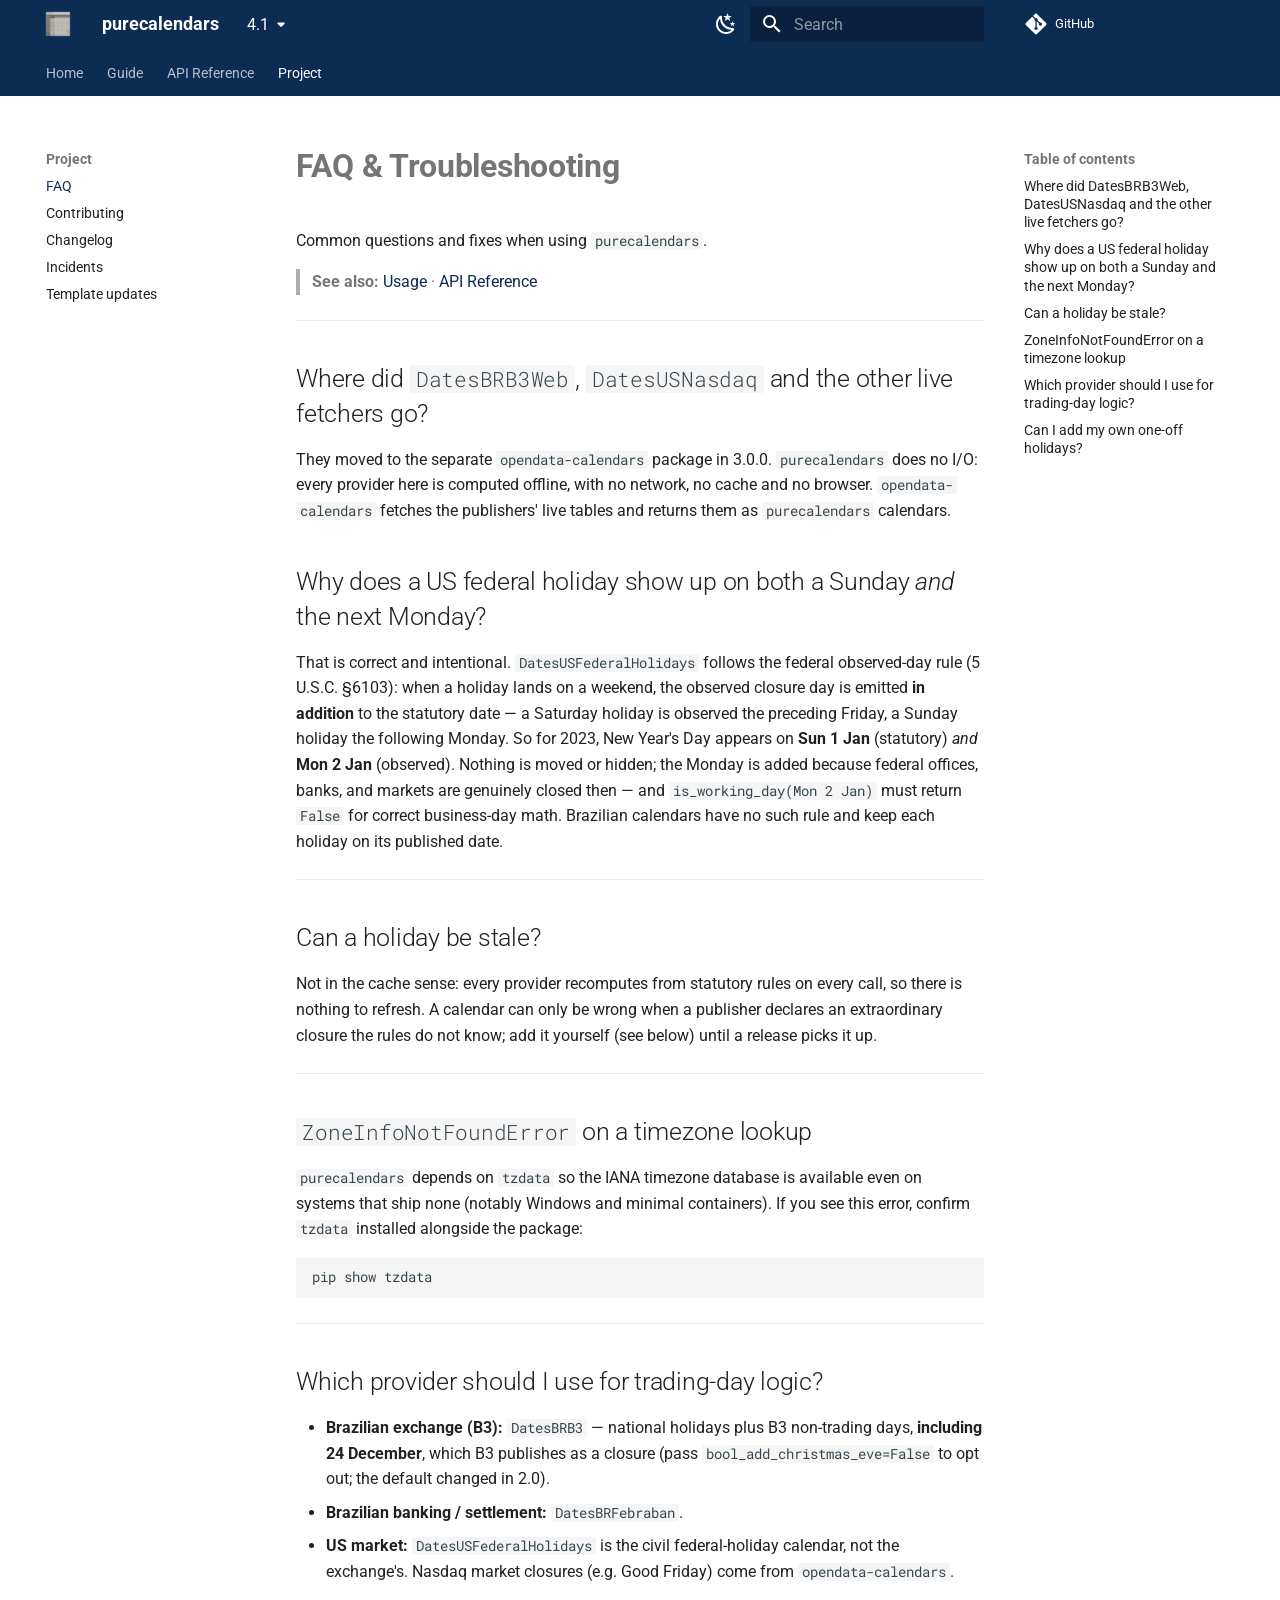
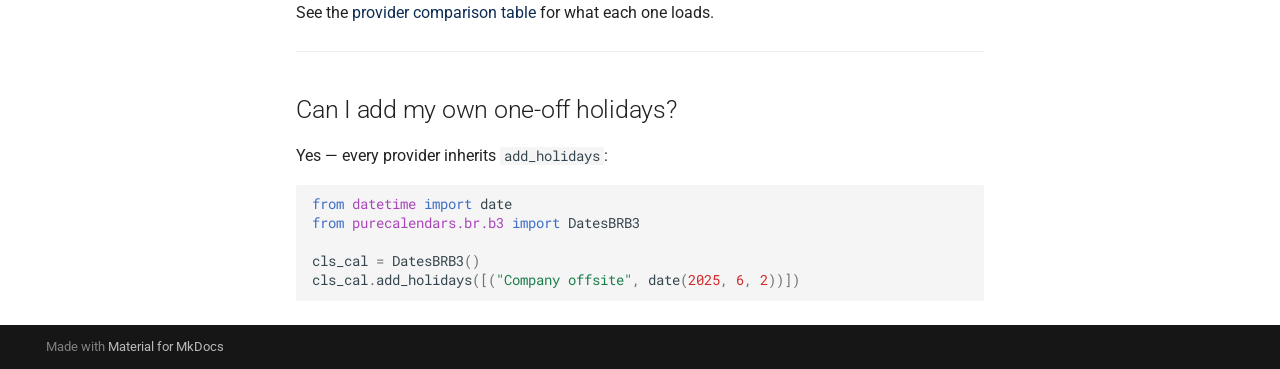
<file: 4.1/faq/index.html>
<!doctype html>
<html lang="en" class="no-js">
  <head>
    
      <meta charset="utf-8">
      <meta name="viewport" content="width=device-width,initial-scale=1">
      
        <meta name="description" content="Holiday calendars and business-day arithmetic for Brazilian and US markets, computed offline.">
      
      
      
      
        <link rel="prev" href="../api/reference/">
      
      
        <link rel="next" href="../contributing/">
      
      
        
      
      
      <link rel="icon" href="../assets/logo.png">
      <meta name="generator" content="mkdocs-1.6.1, mkdocs-material-9.8.2">
    
    
      
        <title>FAQ - purecalendars</title>
      
    
    
      <link rel="stylesheet" href="../assets/stylesheets/main.57a0d79d.min.css">
      
        
        <link rel="stylesheet" href="../assets/stylesheets/palette.fb2fffe2.min.css">
      
      


    
    
      
    
    
      
        
        
        <link rel="preconnect" href="https://fonts.gstatic.com" crossorigin>
        <link rel="stylesheet" href="https://fonts.googleapis.com/css?family=Roboto:300,300i,400,400i,700,700i%7CRoboto+Mono:400,400i,700,700i&display=fallback">
        <style>:root{--md-text-font:"Roboto";--md-code-font:"Roboto Mono"}</style>
      
    
    
      <link rel="stylesheet" href="../stylesheets/brand.css">
    
    <script>__md_scope=new URL("..",location),__md_hash=e=>[...e].reduce(((e,_)=>(e<<5)-e+_.charCodeAt(0)),0),__md_get=(e,_=localStorage,t=__md_scope)=>JSON.parse(_.getItem(t.pathname+"."+e)),__md_set=(e,_,t=localStorage,a=__md_scope)=>{try{t.setItem(a.pathname+"."+e,JSON.stringify(_))}catch(e){}}</script>
    
      

    
    
  </head>
  
  
    
    
      
    
    
    
    
    <body dir="ltr" data-md-color-scheme="default" data-md-color-primary="custom" data-md-color-accent="indigo">
  
    
    <input class="md-toggle" data-md-toggle="drawer" type="checkbox" id="__drawer" autocomplete="off">
    <input class="md-toggle" data-md-toggle="search" type="checkbox" id="__search" autocomplete="off">
    <label class="md-overlay" for="__drawer"></label>
    <div data-md-component="skip">
      
        
        <a href="#faq-troubleshooting" class="md-skip">
          Skip to content
        </a>
      
    </div>
    <div data-md-component="announce">
      
    </div>
    
      <div data-md-color-scheme="default" data-md-component="outdated" hidden>
        
      </div>
    
    
      

<header class="md-header" data-md-component="header">
  <nav class="md-header__inner md-grid" aria-label="Header">
    <a href=".." title="purecalendars" class="md-header__button md-logo" aria-label="purecalendars" data-md-component="logo">
      
  <img src="../assets/logo.png" alt="logo">

    </a>
    <label class="md-header__button md-icon" for="__drawer">
      
      <svg xmlns="http://www.w3.org/2000/svg" viewBox="0 0 24 24"><path d="M3 6h18v2H3zm0 5h18v2H3zm0 5h18v2H3z"/></svg>
    </label>
    <div class="md-header__title" data-md-component="header-title">
      <div class="md-header__ellipsis">
        <div class="md-header__topic">
          <span class="md-ellipsis">
            purecalendars
          </span>
        </div>
        <div class="md-header__topic" data-md-component="header-topic">
          <span class="md-ellipsis">
            
              FAQ
            
          </span>
        </div>
      </div>
    </div>
    
      
        <form class="md-header__option" data-md-component="palette">
  
    
    
    
    <input class="md-option" data-md-color-media="" data-md-color-scheme="default" data-md-color-primary="custom" data-md-color-accent="indigo"  aria-label="Switch to dark mode"  type="radio" name="__palette" id="__palette_0">
    
      <label class="md-header__button md-icon" title="Switch to dark mode" for="__palette_1" hidden>
        <svg xmlns="http://www.w3.org/2000/svg" viewBox="0 0 24 24"><path d="m17.75 4.09-2.53 1.94.91 3.06-2.63-1.81-2.63 1.81.91-3.06-2.53-1.94L12.44 4l1.06-3 1.06 3zm3.5 6.91-1.64 1.25.59 1.98-1.7-1.17-1.7 1.17.59-1.98L15.75 11l2.06-.05L18.5 9l.69 1.95zm-2.28 4.95c.83-.08 1.72 1.1 1.19 1.85-.32.45-.66.87-1.08 1.27C15.17 23 8.84 23 4.94 19.07c-3.91-3.9-3.91-10.24 0-14.14.4-.4.82-.76 1.27-1.08.75-.53 1.93.36 1.85 1.19-.27 2.86.69 5.83 2.89 8.02a9.96 9.96 0 0 0 8.02 2.89m-1.64 2.02a12.08 12.08 0 0 1-7.8-3.47c-2.17-2.19-3.33-5-3.49-7.82-2.81 3.14-2.7 7.96.31 10.98 3.02 3.01 7.84 3.12 10.98.31"/></svg>
      </label>
    
  
    
    
    
    <input class="md-option" data-md-color-media="" data-md-color-scheme="slate" data-md-color-primary="custom" data-md-color-accent="indigo"  aria-label="Switch to light mode"  type="radio" name="__palette" id="__palette_1">
    
      <label class="md-header__button md-icon" title="Switch to light mode" for="__palette_0" hidden>
        <svg xmlns="http://www.w3.org/2000/svg" viewBox="0 0 24 24"><path d="m3.55 19.09 1.41 1.41 1.8-1.79-1.42-1.42M12 6c-3.31 0-6 2.69-6 6s2.69 6 6 6 6-2.69 6-6c0-3.32-2.69-6-6-6m8 7h3v-2h-3m-2.76 7.71 1.8 1.79 1.41-1.41-1.79-1.8M20.45 5l-1.41-1.4-1.8 1.79 1.42 1.42M13 1h-2v3h2M6.76 5.39 4.96 3.6 3.55 5l1.79 1.81zM1 13h3v-2H1m12 9h-2v3h2"/></svg>
      </label>
    
  
</form>
      
    
    
      <script>var palette=__md_get("__palette");if(palette&&palette.color){if("(prefers-color-scheme)"===palette.color.media){var media=matchMedia("(prefers-color-scheme: light)"),input=document.querySelector(media.matches?"[data-md-color-media='(prefers-color-scheme: light)']":"[data-md-color-media='(prefers-color-scheme: dark)']");palette.color.media=input.getAttribute("data-md-color-media"),palette.color.scheme=input.getAttribute("data-md-color-scheme"),palette.color.primary=input.getAttribute("data-md-color-primary"),palette.color.accent=input.getAttribute("data-md-color-accent")}for(var[key,value]of Object.entries(palette.color))document.body.setAttribute("data-md-color-"+key,value)}</script>
    
    
    
      
      
        <label class="md-header__button md-icon" for="__search">
          
          <svg xmlns="http://www.w3.org/2000/svg" viewBox="0 0 24 24"><path d="M9.5 3A6.5 6.5 0 0 1 16 9.5c0 1.61-.59 3.09-1.56 4.23l.27.27h.79l5 5-1.5 1.5-5-5v-.79l-.27-.27A6.52 6.52 0 0 1 9.5 16 6.5 6.5 0 0 1 3 9.5 6.5 6.5 0 0 1 9.5 3m0 2C7 5 5 7 5 9.5S7 14 9.5 14 14 12 14 9.5 12 5 9.5 5"/></svg>
        </label>
        <div class="md-search" data-md-component="search" role="dialog">
  <label class="md-search__overlay" for="__search"></label>
  <div class="md-search__inner" role="search">
    <form class="md-search__form" name="search">
      <input type="text" class="md-search__input" name="query" aria-label="Search" placeholder="Search" autocapitalize="off" autocorrect="off" autocomplete="off" spellcheck="false" data-md-component="search-query" required>
      <label class="md-search__icon md-icon" for="__search">
        
        <svg xmlns="http://www.w3.org/2000/svg" viewBox="0 0 24 24"><path d="M9.5 3A6.5 6.5 0 0 1 16 9.5c0 1.61-.59 3.09-1.56 4.23l.27.27h.79l5 5-1.5 1.5-5-5v-.79l-.27-.27A6.52 6.52 0 0 1 9.5 16 6.5 6.5 0 0 1 3 9.5 6.5 6.5 0 0 1 9.5 3m0 2C7 5 5 7 5 9.5S7 14 9.5 14 14 12 14 9.5 12 5 9.5 5"/></svg>
        
        <svg xmlns="http://www.w3.org/2000/svg" viewBox="0 0 24 24"><path d="M20 11v2H8l5.5 5.5-1.42 1.42L4.16 12l7.92-7.92L13.5 5.5 8 11z"/></svg>
      </label>
      <nav class="md-search__options" aria-label="Search">
        
        <button type="reset" class="md-search__icon md-icon" title="Clear" aria-label="Clear" tabindex="-1">
          
          <svg xmlns="http://www.w3.org/2000/svg" viewBox="0 0 24 24"><path d="M19 6.41 17.59 5 12 10.59 6.41 5 5 6.41 10.59 12 5 17.59 6.41 19 12 13.41 17.59 19 19 17.59 13.41 12z"/></svg>
        </button>
      </nav>
      
    </form>
    <div class="md-search__output">
      <div class="md-search__scrollwrap" tabindex="0" data-md-scrollfix>
        <div class="md-search-result" data-md-component="search-result">
          <div class="md-search-result__meta">
            Initializing search
          </div>
          <ol class="md-search-result__list" role="presentation"></ol>
        </div>
      </div>
    </div>
  </div>
</div>
      
    
    
      <div class="md-header__source">
        <a href="https://github.com/guilhermegor/purecalendars" title="Go to repository" class="md-source" data-md-component="source">
  <div class="md-source__icon md-icon">
    
    <svg xmlns="http://www.w3.org/2000/svg" viewBox="0 0 448 512"><!--! Font Awesome Free 7.1.0 by @fontawesome - https://fontawesome.com License - https://fontawesome.com/license/free (Icons: CC BY 4.0, Fonts: SIL OFL 1.1, Code: MIT License) Copyright 2025 Fonticons, Inc.--><path d="M439.6 236.1 244 40.5c-5.4-5.5-12.8-8.5-20.4-8.5s-15 3-20.4 8.4L162.5 81l51.5 51.5c27.1-9.1 52.7 16.8 43.4 43.7l49.7 49.7c34.2-11.8 61.2 31 35.5 56.7-26.5 26.5-70.2-2.9-56-37.3L240.3 199v121.9c25.3 12.5 22.3 41.8 9.1 55-6.4 6.4-15.2 10.1-24.3 10.1s-17.8-3.6-24.3-10.1c-17.6-17.6-11.1-46.9 11.2-56v-123c-20.8-8.5-24.6-30.7-18.6-45L142.6 101 8.5 235.1C3 240.6 0 247.9 0 255.5s3 15 8.5 20.4l195.6 195.7c5.4 5.4 12.7 8.4 20.4 8.4s15-3 20.4-8.4l194.7-194.7c5.4-5.4 8.4-12.8 8.4-20.4s-3-15-8.4-20.4"/></svg>
  </div>
  <div class="md-source__repository">
    GitHub
  </div>
</a>
      </div>
    
  </nav>
  
</header>
    
    <div class="md-container" data-md-component="container">
      
      
        
          
            
<nav class="md-tabs" aria-label="Tabs" data-md-component="tabs">
  <div class="md-grid">
    <ul class="md-tabs__list">
      
        
  
  
  
  
    <li class="md-tabs__item">
      <a href=".." class="md-tabs__link">
        
  
  
    
  
  Home

      </a>
    </li>
  

      
        
  
  
  
  
    
    
      <li class="md-tabs__item">
        <a href="../usage/" class="md-tabs__link">
          
  
  
  Guide

        </a>
      </li>
    
  

      
        
  
  
  
  
    
    
      <li class="md-tabs__item">
        <a href="../api/" class="md-tabs__link">
          
  
  
  API Reference

        </a>
      </li>
    
  

      
        
  
  
  
    
  
  
    
    
      <li class="md-tabs__item md-tabs__item--active">
        <a href="./" class="md-tabs__link">
          
  
  
  Project

        </a>
      </li>
    
  

      
    </ul>
  </div>
</nav>
          
        
      
      <main class="md-main" data-md-component="main">
        <div class="md-main__inner md-grid">
          
            
              
              <div class="md-sidebar md-sidebar--primary" data-md-component="sidebar" data-md-type="navigation" >
                <div class="md-sidebar__scrollwrap">
                  <div class="md-sidebar__inner">
                    


  


<nav class="md-nav md-nav--primary md-nav--lifted" aria-label="Navigation" data-md-level="0">
  <label class="md-nav__title" for="__drawer">
    <a href=".." title="purecalendars" class="md-nav__button md-logo" aria-label="purecalendars" data-md-component="logo">
      
  <img src="../assets/logo.png" alt="logo">

    </a>
    purecalendars
  </label>
  
    <div class="md-nav__source">
      <a href="https://github.com/guilhermegor/purecalendars" title="Go to repository" class="md-source" data-md-component="source">
  <div class="md-source__icon md-icon">
    
    <svg xmlns="http://www.w3.org/2000/svg" viewBox="0 0 448 512"><!--! Font Awesome Free 7.1.0 by @fontawesome - https://fontawesome.com License - https://fontawesome.com/license/free (Icons: CC BY 4.0, Fonts: SIL OFL 1.1, Code: MIT License) Copyright 2025 Fonticons, Inc.--><path d="M439.6 236.1 244 40.5c-5.4-5.5-12.8-8.5-20.4-8.5s-15 3-20.4 8.4L162.5 81l51.5 51.5c27.1-9.1 52.7 16.8 43.4 43.7l49.7 49.7c34.2-11.8 61.2 31 35.5 56.7-26.5 26.5-70.2-2.9-56-37.3L240.3 199v121.9c25.3 12.5 22.3 41.8 9.1 55-6.4 6.4-15.2 10.1-24.3 10.1s-17.8-3.6-24.3-10.1c-17.6-17.6-11.1-46.9 11.2-56v-123c-20.8-8.5-24.6-30.7-18.6-45L142.6 101 8.5 235.1C3 240.6 0 247.9 0 255.5s3 15 8.5 20.4l195.6 195.7c5.4 5.4 12.7 8.4 20.4 8.4s15-3 20.4-8.4l194.7-194.7c5.4-5.4 8.4-12.8 8.4-20.4s-3-15-8.4-20.4"/></svg>
  </div>
  <div class="md-source__repository">
    GitHub
  </div>
</a>
    </div>
  
  <ul class="md-nav__list" data-md-scrollfix>
    
      
      
  
  
  
  
    <li class="md-nav__item">
      <a href=".." class="md-nav__link">
        
  
  
  <span class="md-ellipsis">
    
  
    Home
  

    
  </span>
  
  

      </a>
    </li>
  

    
      
      
  
  
  
  
    
    
    
    
      
      
        
      
    
    
    <li class="md-nav__item md-nav__item--nested">
      
        
        
        <input class="md-nav__toggle md-toggle " type="checkbox" id="__nav_2" >
        
          
          <label class="md-nav__link" for="__nav_2" id="__nav_2_label" tabindex="0">
            
  
  
  <span class="md-ellipsis">
    
  
    Guide
  

    
  </span>
  
  

            <span class="md-nav__icon md-icon"></span>
          </label>
        
        <nav class="md-nav" data-md-level="1" aria-labelledby="__nav_2_label" aria-expanded="false">
          <label class="md-nav__title" for="__nav_2">
            <span class="md-nav__icon md-icon"></span>
            
  
    Guide
  

          </label>
          <ul class="md-nav__list" data-md-scrollfix>
            
              
                
  
  
  
  
    <li class="md-nav__item">
      <a href="../usage/" class="md-nav__link">
        
  
  
  <span class="md-ellipsis">
    
  
    Usage
  

    
  </span>
  
  

      </a>
    </li>
  

              
            
              
                
  
  
  
  
    <li class="md-nav__item">
      <a href="../examples/" class="md-nav__link">
        
  
  
  <span class="md-ellipsis">
    
  
    Examples
  

    
  </span>
  
  

      </a>
    </li>
  

              
            
          </ul>
        </nav>
      
    </li>
  

    
      
      
  
  
  
  
    
    
    
    
      
      
        
      
    
    
    <li class="md-nav__item md-nav__item--nested">
      
        
        
        <input class="md-nav__toggle md-toggle " type="checkbox" id="__nav_3" >
        
          
          <label class="md-nav__link" for="__nav_3" id="__nav_3_label" tabindex="0">
            
  
  
  <span class="md-ellipsis">
    
  
    API Reference
  

    
  </span>
  
  

            <span class="md-nav__icon md-icon"></span>
          </label>
        
        <nav class="md-nav" data-md-level="1" aria-labelledby="__nav_3_label" aria-expanded="false">
          <label class="md-nav__title" for="__nav_3">
            <span class="md-nav__icon md-icon"></span>
            
  
    API Reference
  

          </label>
          <ul class="md-nav__list" data-md-scrollfix>
            
              
                
  
  
  
  
    <li class="md-nav__item">
      <a href="../api/" class="md-nav__link">
        
  
  
  <span class="md-ellipsis">
    
  
    Overview
  

    
  </span>
  
  

      </a>
    </li>
  

              
            
              
                
  
  
  
  
    <li class="md-nav__item">
      <a href="../api/reference/" class="md-nav__link">
        
  
  
  <span class="md-ellipsis">
    
  
    Reference
  

    
  </span>
  
  

      </a>
    </li>
  

              
            
          </ul>
        </nav>
      
    </li>
  

    
      
      
  
  
    
  
  
  
    
    
    
    
      
        
        
      
      
        
      
    
    
    <li class="md-nav__item md-nav__item--active md-nav__item--section md-nav__item--nested">
      
        
        
        <input class="md-nav__toggle md-toggle " type="checkbox" id="__nav_4" checked>
        
          
          <label class="md-nav__link" for="__nav_4" id="__nav_4_label" tabindex="">
            
  
  
  <span class="md-ellipsis">
    
  
    Project
  

    
  </span>
  
  

            <span class="md-nav__icon md-icon"></span>
          </label>
        
        <nav class="md-nav" data-md-level="1" aria-labelledby="__nav_4_label" aria-expanded="true">
          <label class="md-nav__title" for="__nav_4">
            <span class="md-nav__icon md-icon"></span>
            
  
    Project
  

          </label>
          <ul class="md-nav__list" data-md-scrollfix>
            
              
                
  
  
    
  
  
  
    <li class="md-nav__item md-nav__item--active">
      
      <input class="md-nav__toggle md-toggle" type="checkbox" id="__toc">
      
      
        
      
      
        <label class="md-nav__link md-nav__link--active" for="__toc">
          
  
  
  <span class="md-ellipsis">
    
  
    FAQ
  

    
  </span>
  
  

          <span class="md-nav__icon md-icon"></span>
        </label>
      
      <a href="./" class="md-nav__link md-nav__link--active">
        
  
  
  <span class="md-ellipsis">
    
  
    FAQ
  

    
  </span>
  
  

      </a>
      
        

<nav class="md-nav md-nav--secondary" aria-label="Table of contents">
  
  
  
    
  
  
    <label class="md-nav__title" for="__toc">
      <span class="md-nav__icon md-icon"></span>
      Table of contents
    </label>
    <ul class="md-nav__list" data-md-component="toc" data-md-scrollfix>
      
        <li class="md-nav__item">
  <a href="#where-did-datesbrb3web-datesusnasdaq-and-the-other-live-fetchers-go" class="md-nav__link">
    <span class="md-ellipsis">
      
        Where did DatesBRB3Web, DatesUSNasdaq and the other live fetchers go?
      
    </span>
  </a>
  
</li>
      
        <li class="md-nav__item">
  <a href="#why-does-a-us-federal-holiday-show-up-on-both-a-sunday-and-the-next-monday" class="md-nav__link">
    <span class="md-ellipsis">
      
        Why does a US federal holiday show up on both a Sunday and the next Monday?
      
    </span>
  </a>
  
</li>
      
        <li class="md-nav__item">
  <a href="#can-a-holiday-be-stale" class="md-nav__link">
    <span class="md-ellipsis">
      
        Can a holiday be stale?
      
    </span>
  </a>
  
</li>
      
        <li class="md-nav__item">
  <a href="#zoneinfonotfounderror-on-a-timezone-lookup" class="md-nav__link">
    <span class="md-ellipsis">
      
        ZoneInfoNotFoundError on a timezone lookup
      
    </span>
  </a>
  
</li>
      
        <li class="md-nav__item">
  <a href="#which-provider-should-i-use-for-trading-day-logic" class="md-nav__link">
    <span class="md-ellipsis">
      
        Which provider should I use for trading-day logic?
      
    </span>
  </a>
  
</li>
      
        <li class="md-nav__item">
  <a href="#can-i-add-my-own-one-off-holidays" class="md-nav__link">
    <span class="md-ellipsis">
      
        Can I add my own one-off holidays?
      
    </span>
  </a>
  
</li>
      
    </ul>
  
</nav>
      
    </li>
  

              
            
              
                
  
  
  
  
    <li class="md-nav__item">
      <a href="../contributing/" class="md-nav__link">
        
  
  
  <span class="md-ellipsis">
    
  
    Contributing
  

    
  </span>
  
  

      </a>
    </li>
  

              
            
              
                
  
  
  
  
    <li class="md-nav__item">
      <a href="../changelog/" class="md-nav__link">
        
  
  
  <span class="md-ellipsis">
    
  
    Changelog
  

    
  </span>
  
  

      </a>
    </li>
  

              
            
              
                
  
  
  
  
    <li class="md-nav__item">
      <a href="../incidents/" class="md-nav__link">
        
  
  
  <span class="md-ellipsis">
    
  
    Incidents
  

    
  </span>
  
  

      </a>
    </li>
  

              
            
              
                
  
  
  
  
    <li class="md-nav__item">
      <a href="../template-updates/" class="md-nav__link">
        
  
  
  <span class="md-ellipsis">
    
  
    Template updates
  

    
  </span>
  
  

      </a>
    </li>
  

              
            
          </ul>
        </nav>
      
    </li>
  

    
  </ul>
</nav>
                  </div>
                </div>
              </div>
            
            
              
              <div class="md-sidebar md-sidebar--secondary" data-md-component="sidebar" data-md-type="toc" >
                <div class="md-sidebar__scrollwrap">
                  <div class="md-sidebar__inner">
                    

<nav class="md-nav md-nav--secondary" aria-label="Table of contents">
  
  
  
    
  
  
    <label class="md-nav__title" for="__toc">
      <span class="md-nav__icon md-icon"></span>
      Table of contents
    </label>
    <ul class="md-nav__list" data-md-component="toc" data-md-scrollfix>
      
        <li class="md-nav__item">
  <a href="#where-did-datesbrb3web-datesusnasdaq-and-the-other-live-fetchers-go" class="md-nav__link">
    <span class="md-ellipsis">
      
        Where did DatesBRB3Web, DatesUSNasdaq and the other live fetchers go?
      
    </span>
  </a>
  
</li>
      
        <li class="md-nav__item">
  <a href="#why-does-a-us-federal-holiday-show-up-on-both-a-sunday-and-the-next-monday" class="md-nav__link">
    <span class="md-ellipsis">
      
        Why does a US federal holiday show up on both a Sunday and the next Monday?
      
    </span>
  </a>
  
</li>
      
        <li class="md-nav__item">
  <a href="#can-a-holiday-be-stale" class="md-nav__link">
    <span class="md-ellipsis">
      
        Can a holiday be stale?
      
    </span>
  </a>
  
</li>
      
        <li class="md-nav__item">
  <a href="#zoneinfonotfounderror-on-a-timezone-lookup" class="md-nav__link">
    <span class="md-ellipsis">
      
        ZoneInfoNotFoundError on a timezone lookup
      
    </span>
  </a>
  
</li>
      
        <li class="md-nav__item">
  <a href="#which-provider-should-i-use-for-trading-day-logic" class="md-nav__link">
    <span class="md-ellipsis">
      
        Which provider should I use for trading-day logic?
      
    </span>
  </a>
  
</li>
      
        <li class="md-nav__item">
  <a href="#can-i-add-my-own-one-off-holidays" class="md-nav__link">
    <span class="md-ellipsis">
      
        Can I add my own one-off holidays?
      
    </span>
  </a>
  
</li>
      
    </ul>
  
</nav>
                  </div>
                </div>
              </div>
            
          
          
            <div class="md-content" data-md-component="content">
              
              <article class="md-content__inner md-typeset">
                
                  


  
  


<h1 id="faq-troubleshooting"><strong>FAQ &amp; Troubleshooting</strong><a class="headerlink" href="#faq-troubleshooting" title="Permanent link">&para;</a></h1>
<p>Common questions and fixes when using <code>purecalendars</code>.</p>
<blockquote>
<p><strong>See also:</strong> <a href="../usage/">Usage</a> · <a href="../api/">API Reference</a></p>
</blockquote>
<hr />
<h2 id="where-did-datesbrb3web-datesusnasdaq-and-the-other-live-fetchers-go">Where did <code>DatesBRB3Web</code>, <code>DatesUSNasdaq</code> and the other live fetchers go?<a class="headerlink" href="#where-did-datesbrb3web-datesusnasdaq-and-the-other-live-fetchers-go" title="Permanent link">&para;</a></h2>
<p>They moved to the separate <code>opendata-calendars</code> package in 3.0.0. <code>purecalendars</code> does no I/O: every provider here is computed offline, with no network,
no cache and no browser. <code>opendata-calendars</code> fetches the publishers' live tables and returns
them as <code>purecalendars</code> calendars.</p>
<h2 id="why-does-a-us-federal-holiday-show-up-on-both-a-sunday-and-the-next-monday">Why does a US federal holiday show up on both a Sunday <em>and</em> the next Monday?<a class="headerlink" href="#why-does-a-us-federal-holiday-show-up-on-both-a-sunday-and-the-next-monday" title="Permanent link">&para;</a></h2>
<p>That is correct and intentional. <code>DatesUSFederalHolidays</code> follows the federal observed-day rule
(5 U.S.C. §6103): when a holiday lands on a weekend, the observed closure day is emitted <strong>in
addition</strong> to the statutory date — a Saturday holiday is observed the preceding Friday, a Sunday
holiday the following Monday. So for 2023, New Year's Day appears on <strong>Sun 1 Jan</strong> (statutory)
<em>and</em> <strong>Mon 2 Jan</strong> (observed). Nothing is moved or hidden; the Monday is added because federal
offices, banks, and markets are genuinely closed then — and <code>is_working_day(Mon 2 Jan)</code> must
return <code>False</code> for correct business-day math. Brazilian calendars have no such rule and keep
each holiday on its published date.</p>
<hr />
<h2 id="can-a-holiday-be-stale">Can a holiday be stale?<a class="headerlink" href="#can-a-holiday-be-stale" title="Permanent link">&para;</a></h2>
<p>Not in the cache sense: every provider recomputes from statutory rules on every call, so there
is nothing to refresh. A calendar can only be wrong when a publisher declares an extraordinary
closure the rules do not know; add it yourself (see below) until a release picks it up.</p>
<hr />
<h2 id="zoneinfonotfounderror-on-a-timezone-lookup"><code>ZoneInfoNotFoundError</code> on a timezone lookup<a class="headerlink" href="#zoneinfonotfounderror-on-a-timezone-lookup" title="Permanent link">&para;</a></h2>
<p><code>purecalendars</code> depends on <code>tzdata</code> so the IANA timezone database is available even on systems that
ship none (notably Windows and minimal containers). If you see this error, confirm <code>tzdata</code>
installed alongside the package:</p>
<div class="language-bash highlight"><pre><span></span><code><span id="__span-0-1"><a id="__codelineno-0-1" name="__codelineno-0-1" href="#__codelineno-0-1"></a>pip<span class="w"> </span>show<span class="w"> </span>tzdata
</span></code></pre></div>
<hr />
<h2 id="which-provider-should-i-use-for-trading-day-logic">Which provider should I use for trading-day logic?<a class="headerlink" href="#which-provider-should-i-use-for-trading-day-logic" title="Permanent link">&para;</a></h2>
<ul>
<li><strong>Brazilian exchange (B3):</strong> <code>DatesBRB3</code> — national holidays plus B3 non-trading days,
  <strong>including 24 December</strong>, which B3 publishes as a closure (pass
  <code>bool_add_christmas_eve=False</code> to opt out; the default changed in 2.0).</li>
<li><strong>Brazilian banking / settlement:</strong> <code>DatesBRFebraban</code>.</li>
<li><strong>US market:</strong> <code>DatesUSFederalHolidays</code> is the civil federal-holiday calendar, not the
  exchange's. Nasdaq market closures (e.g. Good Friday) come from <code>opendata-calendars</code>.</li>
</ul>
<p>See the <a href="../api/reference/">provider comparison table</a> for what each one loads.</p>
<hr />
<h2 id="can-i-add-my-own-one-off-holidays">Can I add my own one-off holidays?<a class="headerlink" href="#can-i-add-my-own-one-off-holidays" title="Permanent link">&para;</a></h2>
<p>Yes — every provider inherits <code>add_holidays</code>:</p>
<div class="language-python highlight"><pre><span></span><code><span id="__span-1-1"><a id="__codelineno-1-1" name="__codelineno-1-1" href="#__codelineno-1-1"></a><span class="kn">from</span><span class="w"> </span><span class="nn">datetime</span><span class="w"> </span><span class="kn">import</span> <span class="n">date</span>
</span><span id="__span-1-2"><a id="__codelineno-1-2" name="__codelineno-1-2" href="#__codelineno-1-2"></a><span class="kn">from</span><span class="w"> </span><span class="nn">purecalendars.br.b3</span><span class="w"> </span><span class="kn">import</span> <span class="n">DatesBRB3</span>
</span><span id="__span-1-3"><a id="__codelineno-1-3" name="__codelineno-1-3" href="#__codelineno-1-3"></a>
</span><span id="__span-1-4"><a id="__codelineno-1-4" name="__codelineno-1-4" href="#__codelineno-1-4"></a><span class="n">cls_cal</span> <span class="o">=</span> <span class="n">DatesBRB3</span><span class="p">()</span>
</span><span id="__span-1-5"><a id="__codelineno-1-5" name="__codelineno-1-5" href="#__codelineno-1-5"></a><span class="n">cls_cal</span><span class="o">.</span><span class="n">add_holidays</span><span class="p">([(</span><span class="s2">&quot;Company offsite&quot;</span><span class="p">,</span> <span class="n">date</span><span class="p">(</span><span class="mi">2025</span><span class="p">,</span> <span class="mi">6</span><span class="p">,</span> <span class="mi">2</span><span class="p">))])</span>
</span></code></pre></div>












                
              </article>
            </div>
          
          
<script>var target=document.getElementById(location.hash.slice(1));target&&target.name&&(target.checked=target.name.startsWith("__tabbed_"))</script>
        </div>
        
      </main>
      
        <footer class="md-footer">
  
  <div class="md-footer-meta md-typeset">
    <div class="md-footer-meta__inner md-grid">
      <div class="md-copyright">
  
  
    Made with
    <a href="https://squidfunk.github.io/mkdocs-material/" target="_blank" rel="noopener">
      Material for MkDocs
    </a>
  
</div>
      
    </div>
  </div>
</footer>
      
    </div>
    <div class="md-dialog" data-md-component="dialog">
      <div class="md-dialog__inner md-typeset"></div>
    </div>
    
    
    
      
      
      <script id="__config" type="application/json">{"annotate": null, "base": "..", "features": ["navigation.tabs", "navigation.sections"], "search": "../assets/javascripts/workers/search.a7633da7.min.js", "tags": null, "translations": {"clipboard.copied": "Copied to clipboard", "clipboard.copy": "Copy to clipboard", "search.result.more.one": "1 more on this page", "search.result.more.other": "# more on this page", "search.result.none": "No matching documents", "search.result.one": "1 matching document", "search.result.other": "# matching documents", "search.result.placeholder": "Type to start searching", "search.result.term.missing": "Missing", "select.version": "Select version"}, "version": {"provider": "mike"}}</script>
    
    
      <script src="../assets/javascripts/bundle.a5f9d56c.min.js"></script>
      
    
  </body>
</html>
</file>
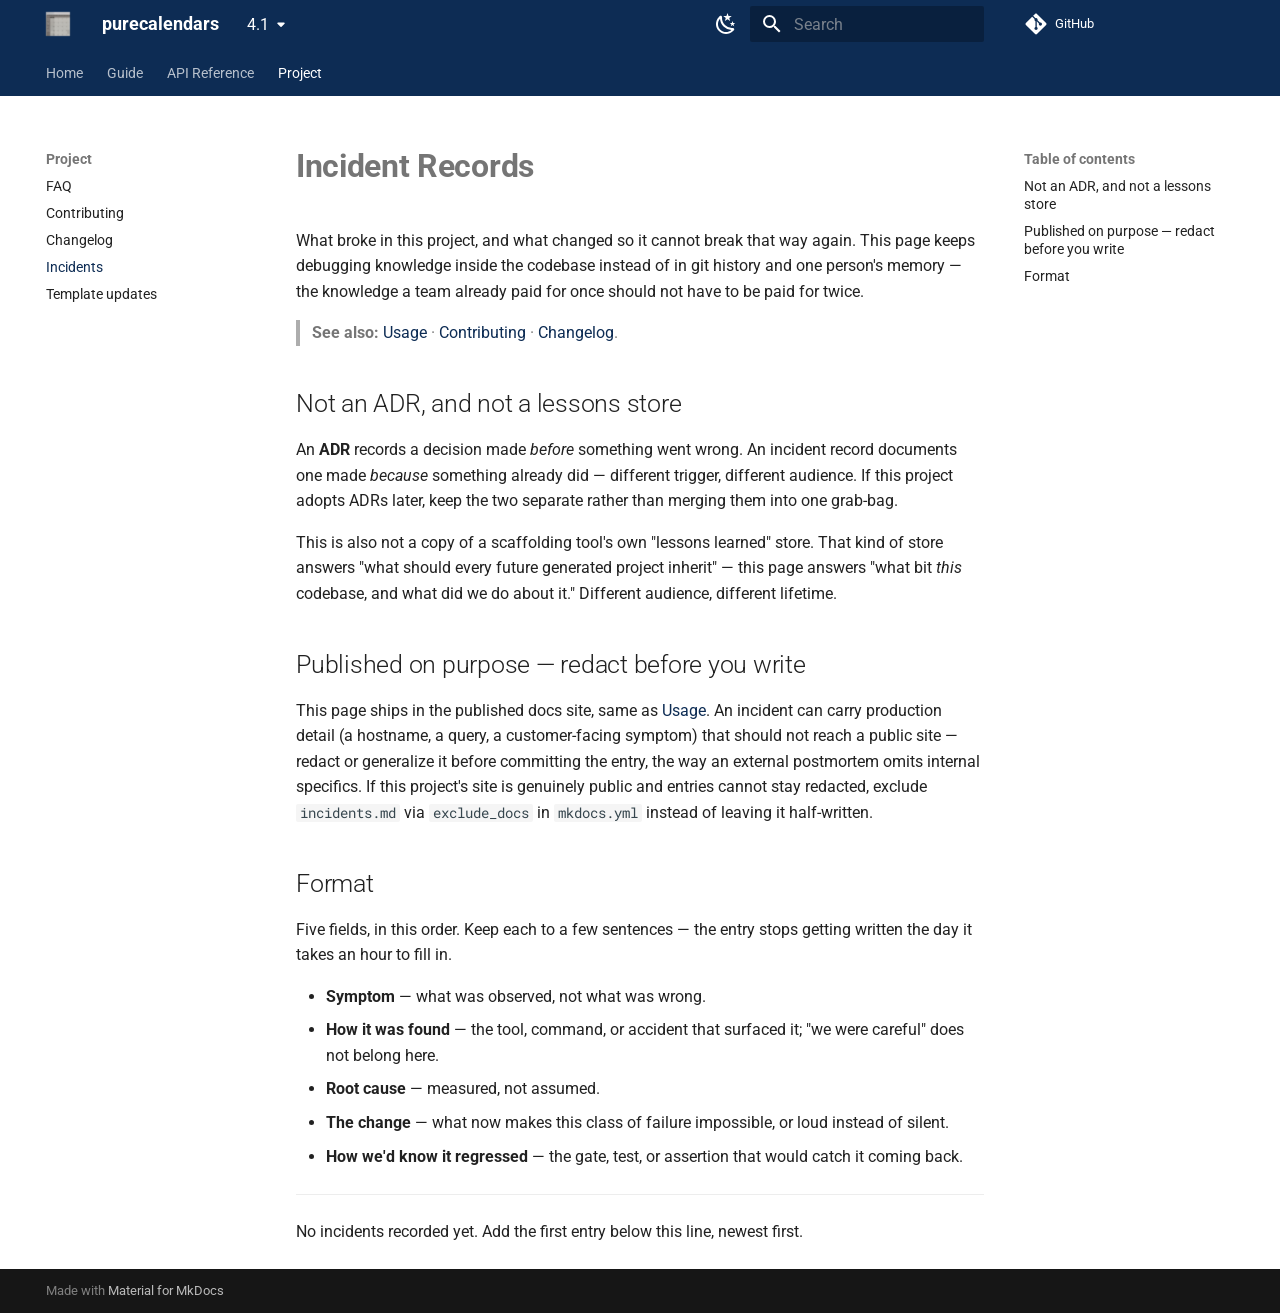
<file: 4.1/incidents/index.html>
<!doctype html>
<html lang="en" class="no-js">
  <head>
    
      <meta charset="utf-8">
      <meta name="viewport" content="width=device-width,initial-scale=1">
      
        <meta name="description" content="Holiday calendars and business-day arithmetic for Brazilian and US markets, computed offline.">
      
      
      
      
        <link rel="prev" href="../changelog/">
      
      
        <link rel="next" href="../template-updates/">
      
      
        
      
      
      <link rel="icon" href="../assets/logo.png">
      <meta name="generator" content="mkdocs-1.6.1, mkdocs-material-9.8.2">
    
    
      
        <title>Incidents - purecalendars</title>
      
    
    
      <link rel="stylesheet" href="../assets/stylesheets/main.57a0d79d.min.css">
      
        
        <link rel="stylesheet" href="../assets/stylesheets/palette.fb2fffe2.min.css">
      
      


    
    
      
    
    
      
        
        
        <link rel="preconnect" href="https://fonts.gstatic.com" crossorigin>
        <link rel="stylesheet" href="https://fonts.googleapis.com/css?family=Roboto:300,300i,400,400i,700,700i%7CRoboto+Mono:400,400i,700,700i&display=fallback">
        <style>:root{--md-text-font:"Roboto";--md-code-font:"Roboto Mono"}</style>
      
    
    
      <link rel="stylesheet" href="../stylesheets/brand.css">
    
    <script>__md_scope=new URL("..",location),__md_hash=e=>[...e].reduce(((e,_)=>(e<<5)-e+_.charCodeAt(0)),0),__md_get=(e,_=localStorage,t=__md_scope)=>JSON.parse(_.getItem(t.pathname+"."+e)),__md_set=(e,_,t=localStorage,a=__md_scope)=>{try{t.setItem(a.pathname+"."+e,JSON.stringify(_))}catch(e){}}</script>
    
      

    
    
  </head>
  
  
    
    
      
    
    
    
    
    <body dir="ltr" data-md-color-scheme="default" data-md-color-primary="custom" data-md-color-accent="indigo">
  
    
    <input class="md-toggle" data-md-toggle="drawer" type="checkbox" id="__drawer" autocomplete="off">
    <input class="md-toggle" data-md-toggle="search" type="checkbox" id="__search" autocomplete="off">
    <label class="md-overlay" for="__drawer"></label>
    <div data-md-component="skip">
      
        
        <a href="#incident-records" class="md-skip">
          Skip to content
        </a>
      
    </div>
    <div data-md-component="announce">
      
    </div>
    
      <div data-md-color-scheme="default" data-md-component="outdated" hidden>
        
      </div>
    
    
      

<header class="md-header" data-md-component="header">
  <nav class="md-header__inner md-grid" aria-label="Header">
    <a href=".." title="purecalendars" class="md-header__button md-logo" aria-label="purecalendars" data-md-component="logo">
      
  <img src="../assets/logo.png" alt="logo">

    </a>
    <label class="md-header__button md-icon" for="__drawer">
      
      <svg xmlns="http://www.w3.org/2000/svg" viewBox="0 0 24 24"><path d="M3 6h18v2H3zm0 5h18v2H3zm0 5h18v2H3z"/></svg>
    </label>
    <div class="md-header__title" data-md-component="header-title">
      <div class="md-header__ellipsis">
        <div class="md-header__topic">
          <span class="md-ellipsis">
            purecalendars
          </span>
        </div>
        <div class="md-header__topic" data-md-component="header-topic">
          <span class="md-ellipsis">
            
              Incidents
            
          </span>
        </div>
      </div>
    </div>
    
      
        <form class="md-header__option" data-md-component="palette">
  
    
    
    
    <input class="md-option" data-md-color-media="" data-md-color-scheme="default" data-md-color-primary="custom" data-md-color-accent="indigo"  aria-label="Switch to dark mode"  type="radio" name="__palette" id="__palette_0">
    
      <label class="md-header__button md-icon" title="Switch to dark mode" for="__palette_1" hidden>
        <svg xmlns="http://www.w3.org/2000/svg" viewBox="0 0 24 24"><path d="m17.75 4.09-2.53 1.94.91 3.06-2.63-1.81-2.63 1.81.91-3.06-2.53-1.94L12.44 4l1.06-3 1.06 3zm3.5 6.91-1.64 1.25.59 1.98-1.7-1.17-1.7 1.17.59-1.98L15.75 11l2.06-.05L18.5 9l.69 1.95zm-2.28 4.95c.83-.08 1.72 1.1 1.19 1.85-.32.45-.66.87-1.08 1.27C15.17 23 8.84 23 4.94 19.07c-3.91-3.9-3.91-10.24 0-14.14.4-.4.82-.76 1.27-1.08.75-.53 1.93.36 1.85 1.19-.27 2.86.69 5.83 2.89 8.02a9.96 9.96 0 0 0 8.02 2.89m-1.64 2.02a12.08 12.08 0 0 1-7.8-3.47c-2.17-2.19-3.33-5-3.49-7.82-2.81 3.14-2.7 7.96.31 10.98 3.02 3.01 7.84 3.12 10.98.31"/></svg>
      </label>
    
  
    
    
    
    <input class="md-option" data-md-color-media="" data-md-color-scheme="slate" data-md-color-primary="custom" data-md-color-accent="indigo"  aria-label="Switch to light mode"  type="radio" name="__palette" id="__palette_1">
    
      <label class="md-header__button md-icon" title="Switch to light mode" for="__palette_0" hidden>
        <svg xmlns="http://www.w3.org/2000/svg" viewBox="0 0 24 24"><path d="m3.55 19.09 1.41 1.41 1.8-1.79-1.42-1.42M12 6c-3.31 0-6 2.69-6 6s2.69 6 6 6 6-2.69 6-6c0-3.32-2.69-6-6-6m8 7h3v-2h-3m-2.76 7.71 1.8 1.79 1.41-1.41-1.79-1.8M20.45 5l-1.41-1.4-1.8 1.79 1.42 1.42M13 1h-2v3h2M6.76 5.39 4.96 3.6 3.55 5l1.79 1.81zM1 13h3v-2H1m12 9h-2v3h2"/></svg>
      </label>
    
  
</form>
      
    
    
      <script>var palette=__md_get("__palette");if(palette&&palette.color){if("(prefers-color-scheme)"===palette.color.media){var media=matchMedia("(prefers-color-scheme: light)"),input=document.querySelector(media.matches?"[data-md-color-media='(prefers-color-scheme: light)']":"[data-md-color-media='(prefers-color-scheme: dark)']");palette.color.media=input.getAttribute("data-md-color-media"),palette.color.scheme=input.getAttribute("data-md-color-scheme"),palette.color.primary=input.getAttribute("data-md-color-primary"),palette.color.accent=input.getAttribute("data-md-color-accent")}for(var[key,value]of Object.entries(palette.color))document.body.setAttribute("data-md-color-"+key,value)}</script>
    
    
    
      
      
        <label class="md-header__button md-icon" for="__search">
          
          <svg xmlns="http://www.w3.org/2000/svg" viewBox="0 0 24 24"><path d="M9.5 3A6.5 6.5 0 0 1 16 9.5c0 1.61-.59 3.09-1.56 4.23l.27.27h.79l5 5-1.5 1.5-5-5v-.79l-.27-.27A6.52 6.52 0 0 1 9.5 16 6.5 6.5 0 0 1 3 9.5 6.5 6.5 0 0 1 9.5 3m0 2C7 5 5 7 5 9.5S7 14 9.5 14 14 12 14 9.5 12 5 9.5 5"/></svg>
        </label>
        <div class="md-search" data-md-component="search" role="dialog">
  <label class="md-search__overlay" for="__search"></label>
  <div class="md-search__inner" role="search">
    <form class="md-search__form" name="search">
      <input type="text" class="md-search__input" name="query" aria-label="Search" placeholder="Search" autocapitalize="off" autocorrect="off" autocomplete="off" spellcheck="false" data-md-component="search-query" required>
      <label class="md-search__icon md-icon" for="__search">
        
        <svg xmlns="http://www.w3.org/2000/svg" viewBox="0 0 24 24"><path d="M9.5 3A6.5 6.5 0 0 1 16 9.5c0 1.61-.59 3.09-1.56 4.23l.27.27h.79l5 5-1.5 1.5-5-5v-.79l-.27-.27A6.52 6.52 0 0 1 9.5 16 6.5 6.5 0 0 1 3 9.5 6.5 6.5 0 0 1 9.5 3m0 2C7 5 5 7 5 9.5S7 14 9.5 14 14 12 14 9.5 12 5 9.5 5"/></svg>
        
        <svg xmlns="http://www.w3.org/2000/svg" viewBox="0 0 24 24"><path d="M20 11v2H8l5.5 5.5-1.42 1.42L4.16 12l7.92-7.92L13.5 5.5 8 11z"/></svg>
      </label>
      <nav class="md-search__options" aria-label="Search">
        
        <button type="reset" class="md-search__icon md-icon" title="Clear" aria-label="Clear" tabindex="-1">
          
          <svg xmlns="http://www.w3.org/2000/svg" viewBox="0 0 24 24"><path d="M19 6.41 17.59 5 12 10.59 6.41 5 5 6.41 10.59 12 5 17.59 6.41 19 12 13.41 17.59 19 19 17.59 13.41 12z"/></svg>
        </button>
      </nav>
      
    </form>
    <div class="md-search__output">
      <div class="md-search__scrollwrap" tabindex="0" data-md-scrollfix>
        <div class="md-search-result" data-md-component="search-result">
          <div class="md-search-result__meta">
            Initializing search
          </div>
          <ol class="md-search-result__list" role="presentation"></ol>
        </div>
      </div>
    </div>
  </div>
</div>
      
    
    
      <div class="md-header__source">
        <a href="https://github.com/guilhermegor/purecalendars" title="Go to repository" class="md-source" data-md-component="source">
  <div class="md-source__icon md-icon">
    
    <svg xmlns="http://www.w3.org/2000/svg" viewBox="0 0 448 512"><!--! Font Awesome Free 7.1.0 by @fontawesome - https://fontawesome.com License - https://fontawesome.com/license/free (Icons: CC BY 4.0, Fonts: SIL OFL 1.1, Code: MIT License) Copyright 2025 Fonticons, Inc.--><path d="M439.6 236.1 244 40.5c-5.4-5.5-12.8-8.5-20.4-8.5s-15 3-20.4 8.4L162.5 81l51.5 51.5c27.1-9.1 52.7 16.8 43.4 43.7l49.7 49.7c34.2-11.8 61.2 31 35.5 56.7-26.5 26.5-70.2-2.9-56-37.3L240.3 199v121.9c25.3 12.5 22.3 41.8 9.1 55-6.4 6.4-15.2 10.1-24.3 10.1s-17.8-3.6-24.3-10.1c-17.6-17.6-11.1-46.9 11.2-56v-123c-20.8-8.5-24.6-30.7-18.6-45L142.6 101 8.5 235.1C3 240.6 0 247.9 0 255.5s3 15 8.5 20.4l195.6 195.7c5.4 5.4 12.7 8.4 20.4 8.4s15-3 20.4-8.4l194.7-194.7c5.4-5.4 8.4-12.8 8.4-20.4s-3-15-8.4-20.4"/></svg>
  </div>
  <div class="md-source__repository">
    GitHub
  </div>
</a>
      </div>
    
  </nav>
  
</header>
    
    <div class="md-container" data-md-component="container">
      
      
        
          
            
<nav class="md-tabs" aria-label="Tabs" data-md-component="tabs">
  <div class="md-grid">
    <ul class="md-tabs__list">
      
        
  
  
  
  
    <li class="md-tabs__item">
      <a href=".." class="md-tabs__link">
        
  
  
    
  
  Home

      </a>
    </li>
  

      
        
  
  
  
  
    
    
      <li class="md-tabs__item">
        <a href="../usage/" class="md-tabs__link">
          
  
  
  Guide

        </a>
      </li>
    
  

      
        
  
  
  
  
    
    
      <li class="md-tabs__item">
        <a href="../api/" class="md-tabs__link">
          
  
  
  API Reference

        </a>
      </li>
    
  

      
        
  
  
  
    
  
  
    
    
      <li class="md-tabs__item md-tabs__item--active">
        <a href="../faq/" class="md-tabs__link">
          
  
  
  Project

        </a>
      </li>
    
  

      
    </ul>
  </div>
</nav>
          
        
      
      <main class="md-main" data-md-component="main">
        <div class="md-main__inner md-grid">
          
            
              
              <div class="md-sidebar md-sidebar--primary" data-md-component="sidebar" data-md-type="navigation" >
                <div class="md-sidebar__scrollwrap">
                  <div class="md-sidebar__inner">
                    


  


<nav class="md-nav md-nav--primary md-nav--lifted" aria-label="Navigation" data-md-level="0">
  <label class="md-nav__title" for="__drawer">
    <a href=".." title="purecalendars" class="md-nav__button md-logo" aria-label="purecalendars" data-md-component="logo">
      
  <img src="../assets/logo.png" alt="logo">

    </a>
    purecalendars
  </label>
  
    <div class="md-nav__source">
      <a href="https://github.com/guilhermegor/purecalendars" title="Go to repository" class="md-source" data-md-component="source">
  <div class="md-source__icon md-icon">
    
    <svg xmlns="http://www.w3.org/2000/svg" viewBox="0 0 448 512"><!--! Font Awesome Free 7.1.0 by @fontawesome - https://fontawesome.com License - https://fontawesome.com/license/free (Icons: CC BY 4.0, Fonts: SIL OFL 1.1, Code: MIT License) Copyright 2025 Fonticons, Inc.--><path d="M439.6 236.1 244 40.5c-5.4-5.5-12.8-8.5-20.4-8.5s-15 3-20.4 8.4L162.5 81l51.5 51.5c27.1-9.1 52.7 16.8 43.4 43.7l49.7 49.7c34.2-11.8 61.2 31 35.5 56.7-26.5 26.5-70.2-2.9-56-37.3L240.3 199v121.9c25.3 12.5 22.3 41.8 9.1 55-6.4 6.4-15.2 10.1-24.3 10.1s-17.8-3.6-24.3-10.1c-17.6-17.6-11.1-46.9 11.2-56v-123c-20.8-8.5-24.6-30.7-18.6-45L142.6 101 8.5 235.1C3 240.6 0 247.9 0 255.5s3 15 8.5 20.4l195.6 195.7c5.4 5.4 12.7 8.4 20.4 8.4s15-3 20.4-8.4l194.7-194.7c5.4-5.4 8.4-12.8 8.4-20.4s-3-15-8.4-20.4"/></svg>
  </div>
  <div class="md-source__repository">
    GitHub
  </div>
</a>
    </div>
  
  <ul class="md-nav__list" data-md-scrollfix>
    
      
      
  
  
  
  
    <li class="md-nav__item">
      <a href=".." class="md-nav__link">
        
  
  
  <span class="md-ellipsis">
    
  
    Home
  

    
  </span>
  
  

      </a>
    </li>
  

    
      
      
  
  
  
  
    
    
    
    
      
      
        
      
    
    
    <li class="md-nav__item md-nav__item--nested">
      
        
        
        <input class="md-nav__toggle md-toggle " type="checkbox" id="__nav_2" >
        
          
          <label class="md-nav__link" for="__nav_2" id="__nav_2_label" tabindex="0">
            
  
  
  <span class="md-ellipsis">
    
  
    Guide
  

    
  </span>
  
  

            <span class="md-nav__icon md-icon"></span>
          </label>
        
        <nav class="md-nav" data-md-level="1" aria-labelledby="__nav_2_label" aria-expanded="false">
          <label class="md-nav__title" for="__nav_2">
            <span class="md-nav__icon md-icon"></span>
            
  
    Guide
  

          </label>
          <ul class="md-nav__list" data-md-scrollfix>
            
              
                
  
  
  
  
    <li class="md-nav__item">
      <a href="../usage/" class="md-nav__link">
        
  
  
  <span class="md-ellipsis">
    
  
    Usage
  

    
  </span>
  
  

      </a>
    </li>
  

              
            
              
                
  
  
  
  
    <li class="md-nav__item">
      <a href="../examples/" class="md-nav__link">
        
  
  
  <span class="md-ellipsis">
    
  
    Examples
  

    
  </span>
  
  

      </a>
    </li>
  

              
            
          </ul>
        </nav>
      
    </li>
  

    
      
      
  
  
  
  
    
    
    
    
      
      
        
      
    
    
    <li class="md-nav__item md-nav__item--nested">
      
        
        
        <input class="md-nav__toggle md-toggle " type="checkbox" id="__nav_3" >
        
          
          <label class="md-nav__link" for="__nav_3" id="__nav_3_label" tabindex="0">
            
  
  
  <span class="md-ellipsis">
    
  
    API Reference
  

    
  </span>
  
  

            <span class="md-nav__icon md-icon"></span>
          </label>
        
        <nav class="md-nav" data-md-level="1" aria-labelledby="__nav_3_label" aria-expanded="false">
          <label class="md-nav__title" for="__nav_3">
            <span class="md-nav__icon md-icon"></span>
            
  
    API Reference
  

          </label>
          <ul class="md-nav__list" data-md-scrollfix>
            
              
                
  
  
  
  
    <li class="md-nav__item">
      <a href="../api/" class="md-nav__link">
        
  
  
  <span class="md-ellipsis">
    
  
    Overview
  

    
  </span>
  
  

      </a>
    </li>
  

              
            
              
                
  
  
  
  
    <li class="md-nav__item">
      <a href="../api/reference/" class="md-nav__link">
        
  
  
  <span class="md-ellipsis">
    
  
    Reference
  

    
  </span>
  
  

      </a>
    </li>
  

              
            
          </ul>
        </nav>
      
    </li>
  

    
      
      
  
  
    
  
  
  
    
    
    
    
      
        
        
      
      
        
      
    
    
    <li class="md-nav__item md-nav__item--active md-nav__item--section md-nav__item--nested">
      
        
        
        <input class="md-nav__toggle md-toggle " type="checkbox" id="__nav_4" checked>
        
          
          <label class="md-nav__link" for="__nav_4" id="__nav_4_label" tabindex="">
            
  
  
  <span class="md-ellipsis">
    
  
    Project
  

    
  </span>
  
  

            <span class="md-nav__icon md-icon"></span>
          </label>
        
        <nav class="md-nav" data-md-level="1" aria-labelledby="__nav_4_label" aria-expanded="true">
          <label class="md-nav__title" for="__nav_4">
            <span class="md-nav__icon md-icon"></span>
            
  
    Project
  

          </label>
          <ul class="md-nav__list" data-md-scrollfix>
            
              
                
  
  
  
  
    <li class="md-nav__item">
      <a href="../faq/" class="md-nav__link">
        
  
  
  <span class="md-ellipsis">
    
  
    FAQ
  

    
  </span>
  
  

      </a>
    </li>
  

              
            
              
                
  
  
  
  
    <li class="md-nav__item">
      <a href="../contributing/" class="md-nav__link">
        
  
  
  <span class="md-ellipsis">
    
  
    Contributing
  

    
  </span>
  
  

      </a>
    </li>
  

              
            
              
                
  
  
  
  
    <li class="md-nav__item">
      <a href="../changelog/" class="md-nav__link">
        
  
  
  <span class="md-ellipsis">
    
  
    Changelog
  

    
  </span>
  
  

      </a>
    </li>
  

              
            
              
                
  
  
    
  
  
  
    <li class="md-nav__item md-nav__item--active">
      
      <input class="md-nav__toggle md-toggle" type="checkbox" id="__toc">
      
      
        
      
      
        <label class="md-nav__link md-nav__link--active" for="__toc">
          
  
  
  <span class="md-ellipsis">
    
  
    Incidents
  

    
  </span>
  
  

          <span class="md-nav__icon md-icon"></span>
        </label>
      
      <a href="./" class="md-nav__link md-nav__link--active">
        
  
  
  <span class="md-ellipsis">
    
  
    Incidents
  

    
  </span>
  
  

      </a>
      
        

<nav class="md-nav md-nav--secondary" aria-label="Table of contents">
  
  
  
    
  
  
    <label class="md-nav__title" for="__toc">
      <span class="md-nav__icon md-icon"></span>
      Table of contents
    </label>
    <ul class="md-nav__list" data-md-component="toc" data-md-scrollfix>
      
        <li class="md-nav__item">
  <a href="#not-an-adr-and-not-a-lessons-store" class="md-nav__link">
    <span class="md-ellipsis">
      
        Not an ADR, and not a lessons store
      
    </span>
  </a>
  
</li>
      
        <li class="md-nav__item">
  <a href="#published-on-purpose-redact-before-you-write" class="md-nav__link">
    <span class="md-ellipsis">
      
        Published on purpose — redact before you write
      
    </span>
  </a>
  
</li>
      
        <li class="md-nav__item">
  <a href="#format" class="md-nav__link">
    <span class="md-ellipsis">
      
        Format
      
    </span>
  </a>
  
</li>
      
    </ul>
  
</nav>
      
    </li>
  

              
            
              
                
  
  
  
  
    <li class="md-nav__item">
      <a href="../template-updates/" class="md-nav__link">
        
  
  
  <span class="md-ellipsis">
    
  
    Template updates
  

    
  </span>
  
  

      </a>
    </li>
  

              
            
          </ul>
        </nav>
      
    </li>
  

    
  </ul>
</nav>
                  </div>
                </div>
              </div>
            
            
              
              <div class="md-sidebar md-sidebar--secondary" data-md-component="sidebar" data-md-type="toc" >
                <div class="md-sidebar__scrollwrap">
                  <div class="md-sidebar__inner">
                    

<nav class="md-nav md-nav--secondary" aria-label="Table of contents">
  
  
  
    
  
  
    <label class="md-nav__title" for="__toc">
      <span class="md-nav__icon md-icon"></span>
      Table of contents
    </label>
    <ul class="md-nav__list" data-md-component="toc" data-md-scrollfix>
      
        <li class="md-nav__item">
  <a href="#not-an-adr-and-not-a-lessons-store" class="md-nav__link">
    <span class="md-ellipsis">
      
        Not an ADR, and not a lessons store
      
    </span>
  </a>
  
</li>
      
        <li class="md-nav__item">
  <a href="#published-on-purpose-redact-before-you-write" class="md-nav__link">
    <span class="md-ellipsis">
      
        Published on purpose — redact before you write
      
    </span>
  </a>
  
</li>
      
        <li class="md-nav__item">
  <a href="#format" class="md-nav__link">
    <span class="md-ellipsis">
      
        Format
      
    </span>
  </a>
  
</li>
      
    </ul>
  
</nav>
                  </div>
                </div>
              </div>
            
          
          
            <div class="md-content" data-md-component="content">
              
              <article class="md-content__inner md-typeset">
                
                  


  
  


<h1 id="incident-records"><strong>Incident Records</strong><a class="headerlink" href="#incident-records" title="Permanent link">&para;</a></h1>
<p>What broke in this project, and what changed so it cannot break that way again. This page
keeps debugging knowledge inside the codebase instead of in git history and one person's
memory — the knowledge a team already paid for once should not have to be paid for twice.</p>
<blockquote>
<p><strong>See also:</strong> <a href="../usage/">Usage</a> · <a href="../contributing/">Contributing</a> · <a href="../changelog/">Changelog</a>.</p>
</blockquote>
<h2 id="not-an-adr-and-not-a-lessons-store">Not an ADR, and not a lessons store<a class="headerlink" href="#not-an-adr-and-not-a-lessons-store" title="Permanent link">&para;</a></h2>
<p>An <strong>ADR</strong> records a decision made <em>before</em> something went wrong. An incident record documents
one made <em>because</em> something already did — different trigger, different audience. If this
project adopts ADRs later, keep the two separate rather than merging them into one grab-bag.</p>
<p>This is also not a copy of a scaffolding tool's own "lessons learned" store. That kind of store
answers "what should every future generated project inherit" — this page answers "what bit
<em>this</em> codebase, and what did we do about it." Different audience, different lifetime.</p>
<h2 id="published-on-purpose-redact-before-you-write">Published on purpose — redact before you write<a class="headerlink" href="#published-on-purpose-redact-before-you-write" title="Permanent link">&para;</a></h2>
<p>This page ships in the published docs site, same as <a href="../usage/">Usage</a>. An incident can carry
production detail (a hostname, a query, a customer-facing symptom) that should not reach a
public site — redact or generalize it before committing the entry, the way an external
postmortem omits internal specifics. If this project's site is genuinely public and entries
cannot stay redacted, exclude <code>incidents.md</code> via <code>exclude_docs</code> in <code>mkdocs.yml</code> instead of
leaving it half-written.</p>
<h2 id="format">Format<a class="headerlink" href="#format" title="Permanent link">&para;</a></h2>
<p>Five fields, in this order. Keep each to a few sentences — the entry stops getting written the
day it takes an hour to fill in.</p>
<ul>
<li><strong>Symptom</strong> — what was observed, not what was wrong.</li>
<li><strong>How it was found</strong> — the tool, command, or accident that surfaced it; "we were careful"
  does not belong here.</li>
<li><strong>Root cause</strong> — measured, not assumed.</li>
<li><strong>The change</strong> — what now makes this class of failure impossible, or loud instead of silent.</li>
<li><strong>How we'd know it regressed</strong> — the gate, test, or assertion that would catch it coming back.</li>
</ul>
<hr />
<p>No incidents recorded yet. Add the first entry below this line, newest first.</p>












                
              </article>
            </div>
          
          
<script>var target=document.getElementById(location.hash.slice(1));target&&target.name&&(target.checked=target.name.startsWith("__tabbed_"))</script>
        </div>
        
      </main>
      
        <footer class="md-footer">
  
  <div class="md-footer-meta md-typeset">
    <div class="md-footer-meta__inner md-grid">
      <div class="md-copyright">
  
  
    Made with
    <a href="https://squidfunk.github.io/mkdocs-material/" target="_blank" rel="noopener">
      Material for MkDocs
    </a>
  
</div>
      
    </div>
  </div>
</footer>
      
    </div>
    <div class="md-dialog" data-md-component="dialog">
      <div class="md-dialog__inner md-typeset"></div>
    </div>
    
    
    
      
      
      <script id="__config" type="application/json">{"annotate": null, "base": "..", "features": ["navigation.tabs", "navigation.sections"], "search": "../assets/javascripts/workers/search.a7633da7.min.js", "tags": null, "translations": {"clipboard.copied": "Copied to clipboard", "clipboard.copy": "Copy to clipboard", "search.result.more.one": "1 more on this page", "search.result.more.other": "# more on this page", "search.result.none": "No matching documents", "search.result.one": "1 matching document", "search.result.other": "# matching documents", "search.result.placeholder": "Type to start searching", "search.result.term.missing": "Missing", "select.version": "Select version"}, "version": {"provider": "mike"}}</script>
    
    
      <script src="../assets/javascripts/bundle.a5f9d56c.min.js"></script>
      
    
  </body>
</html>
</file>
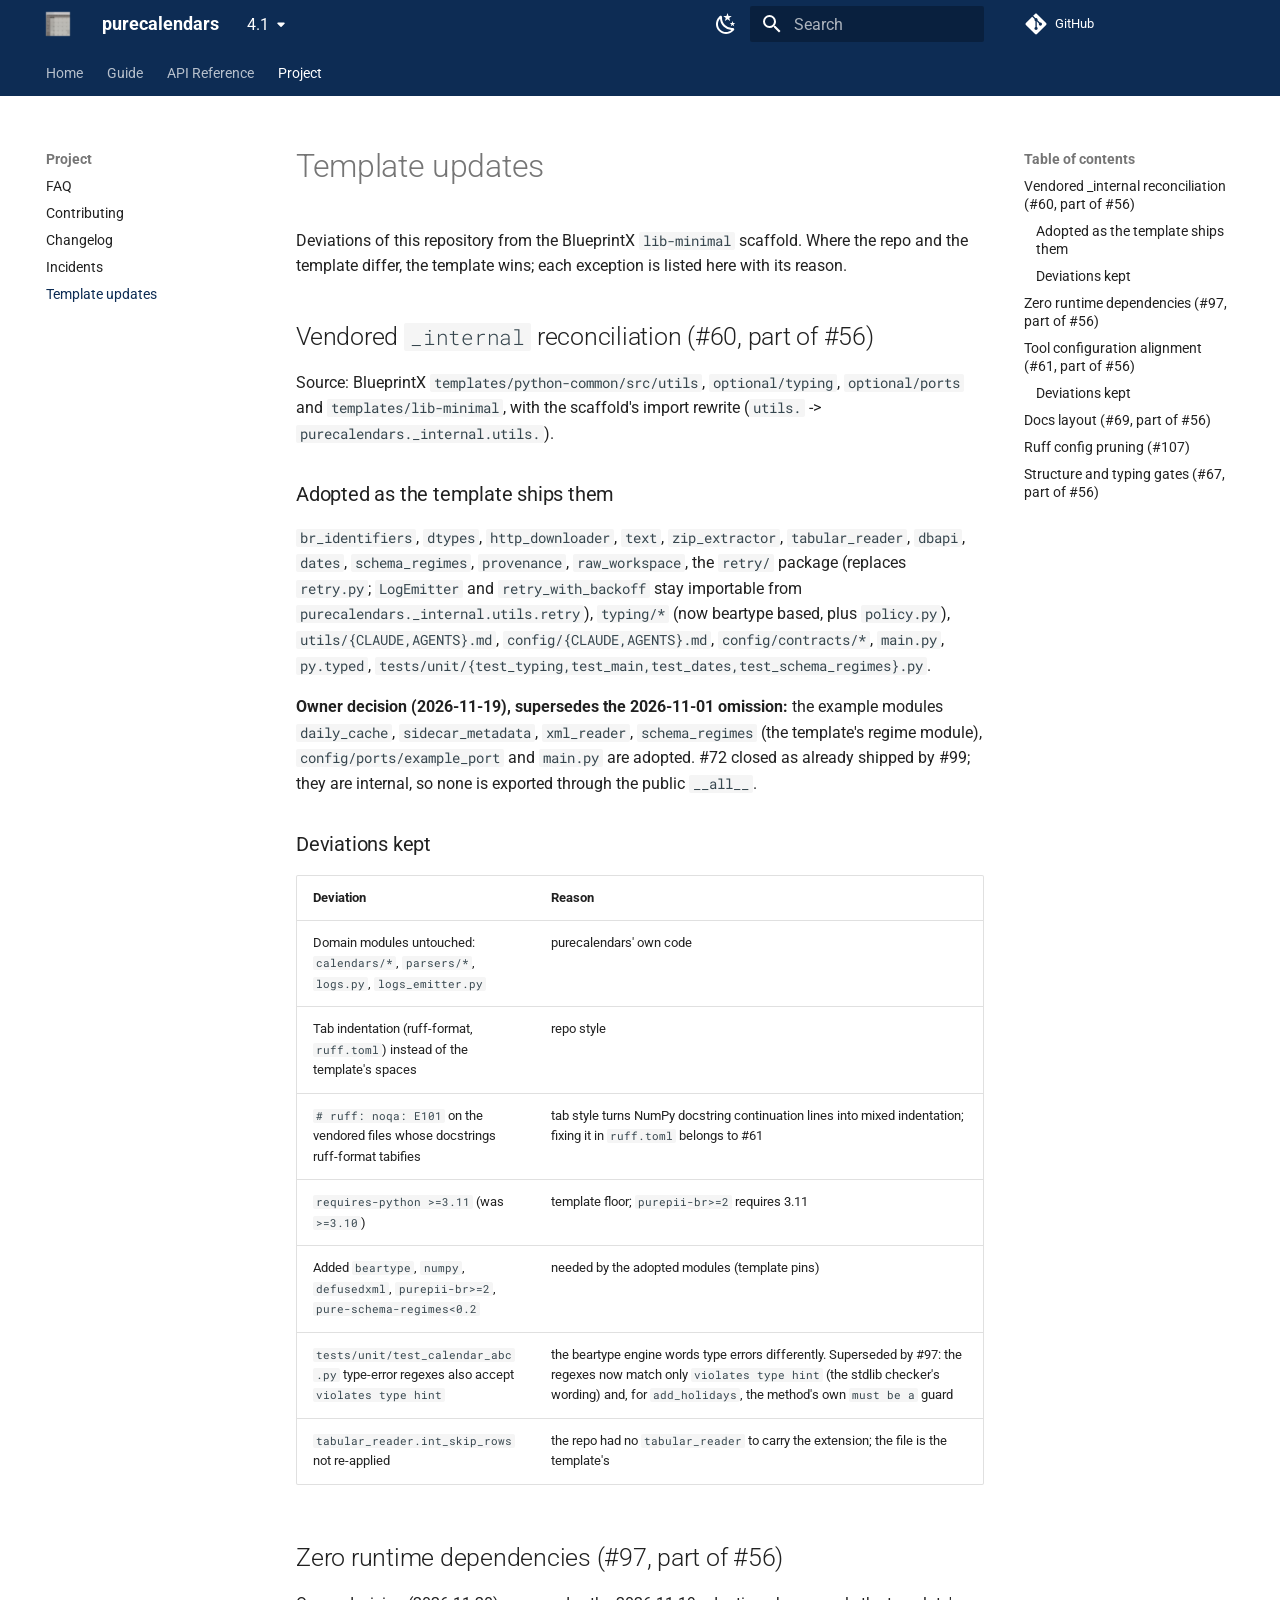
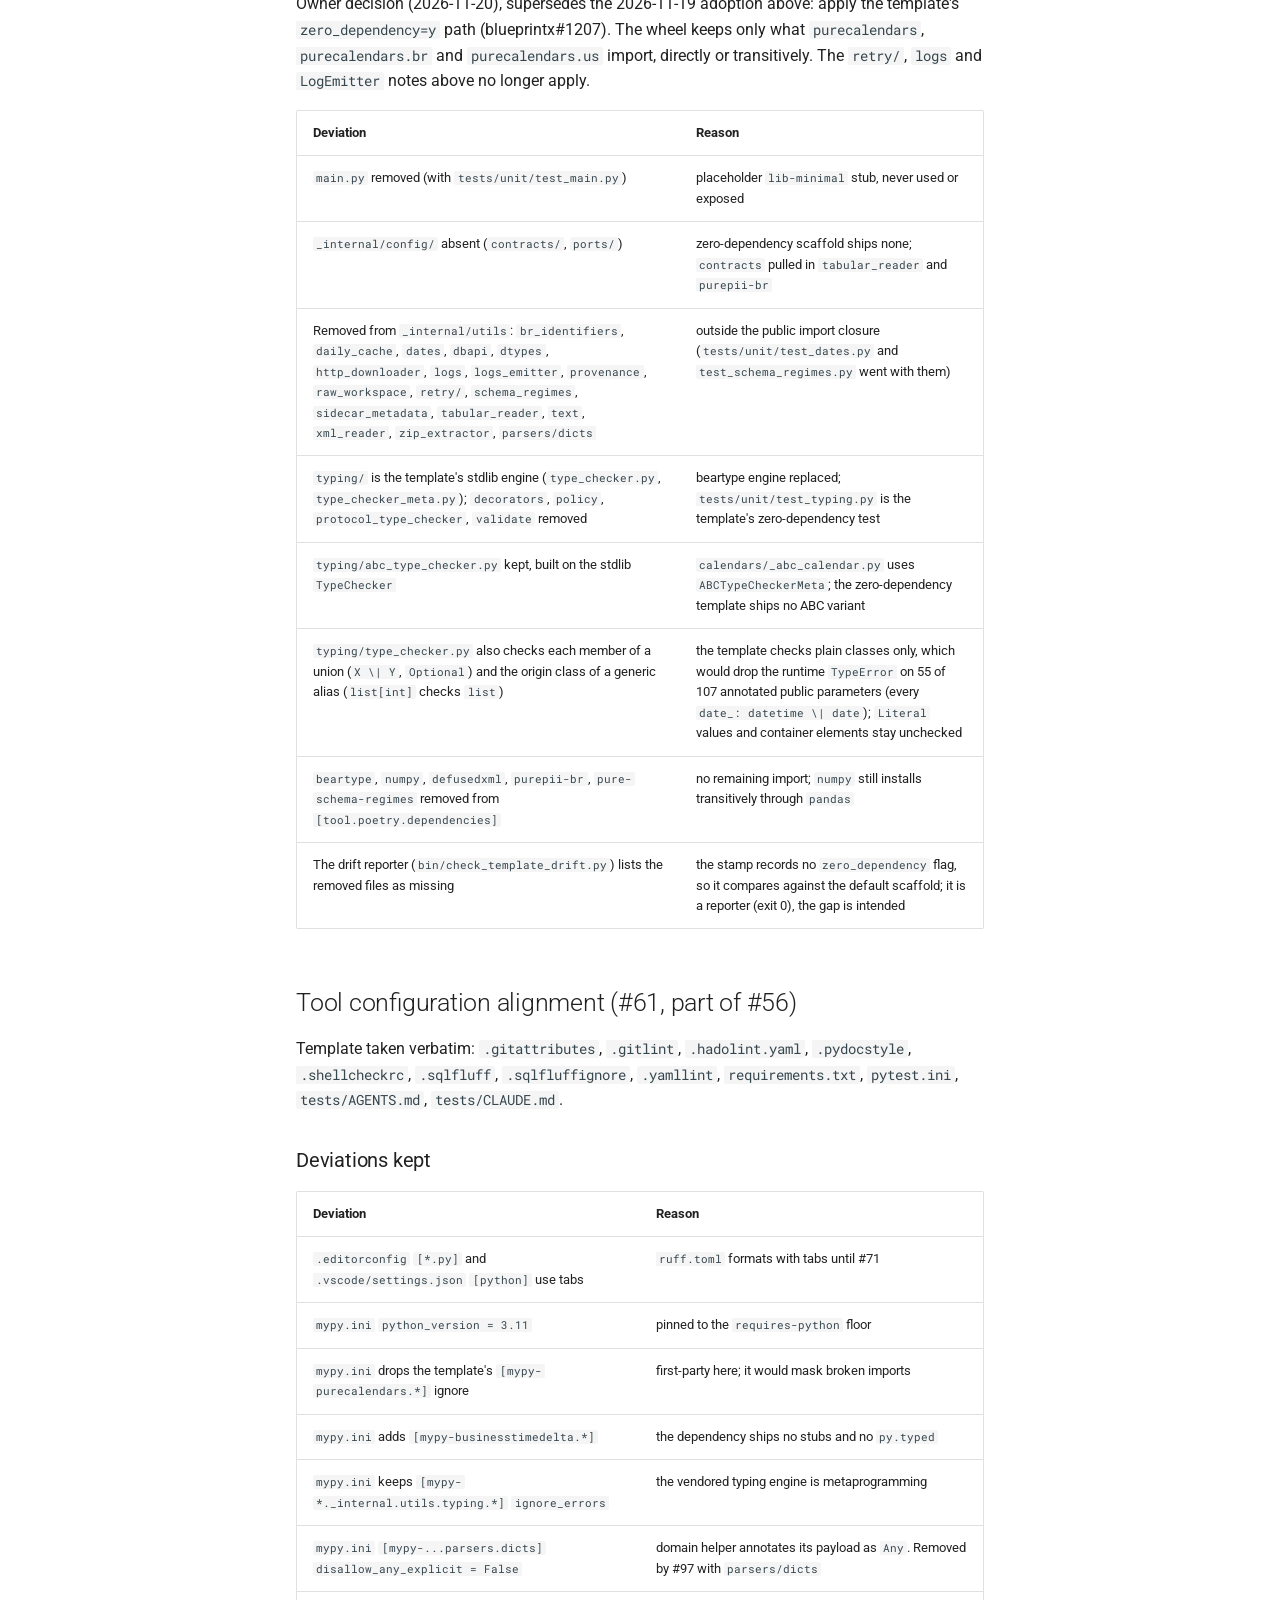
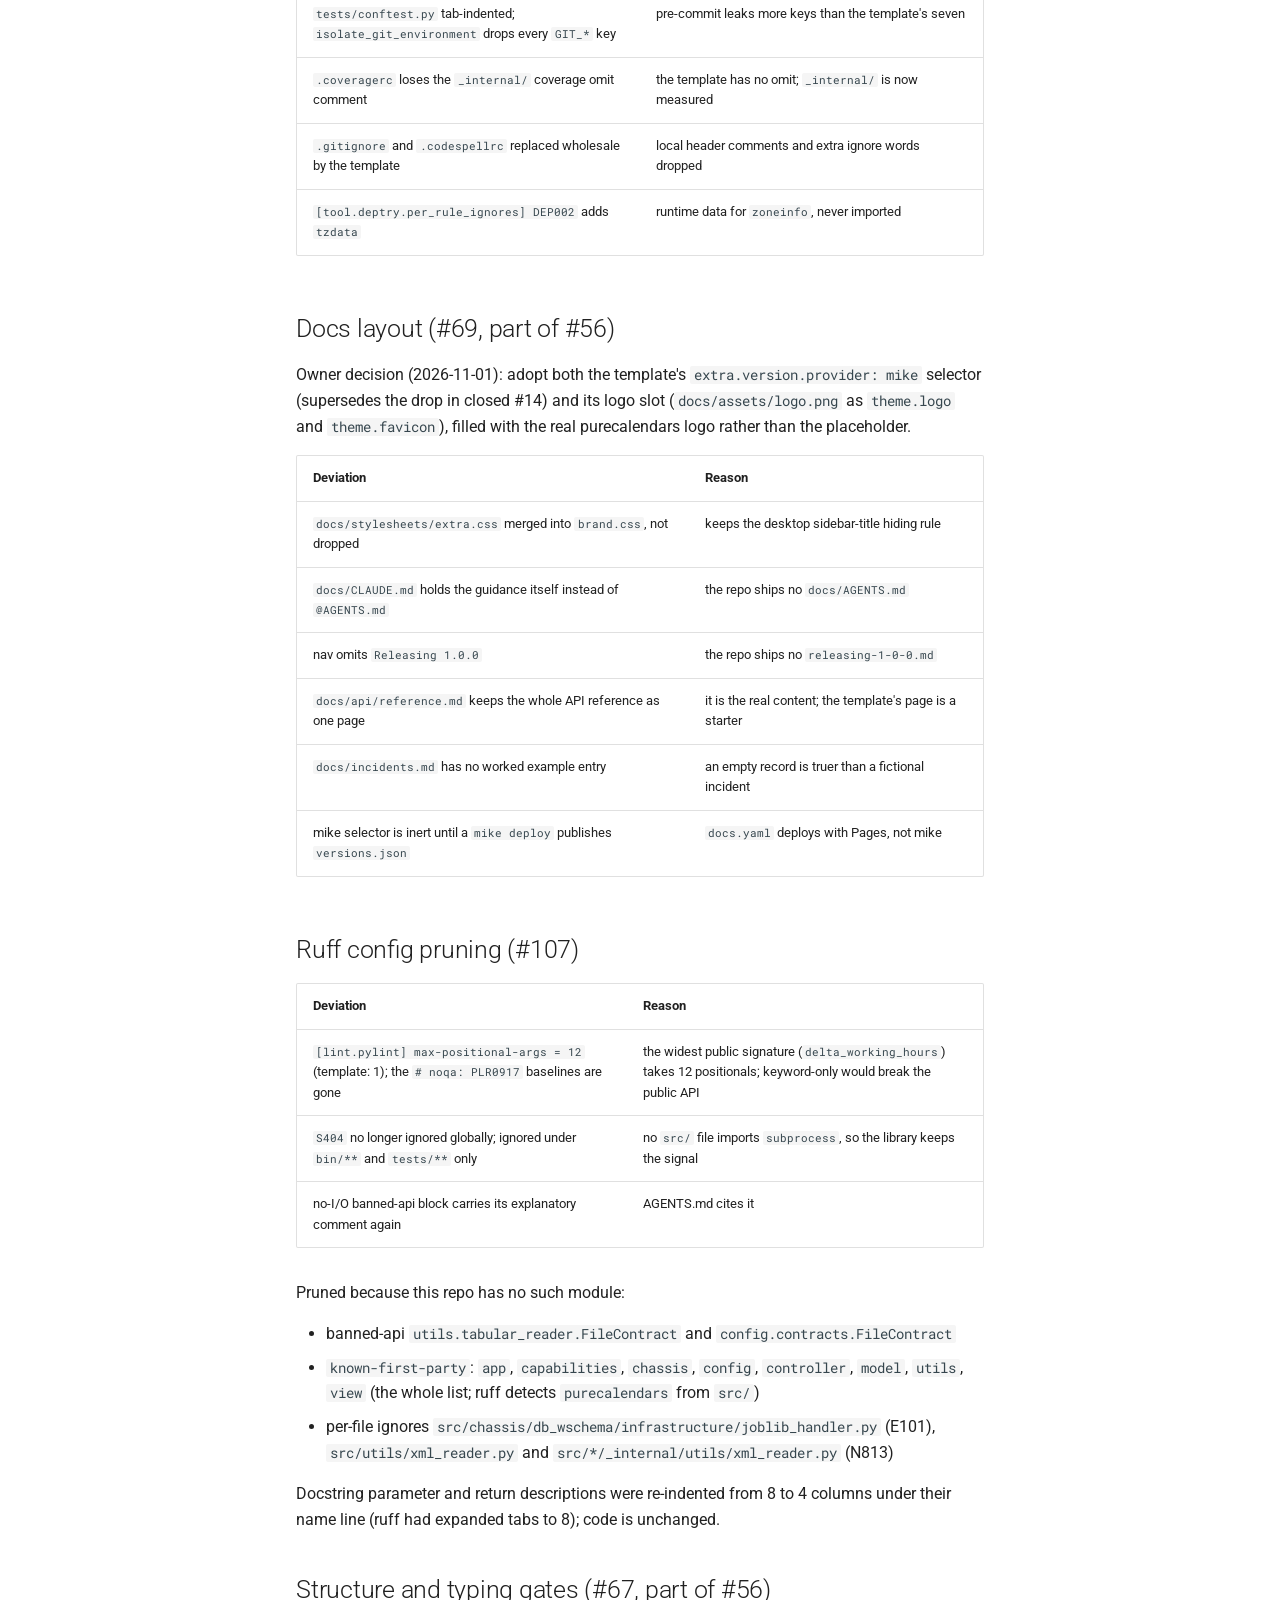
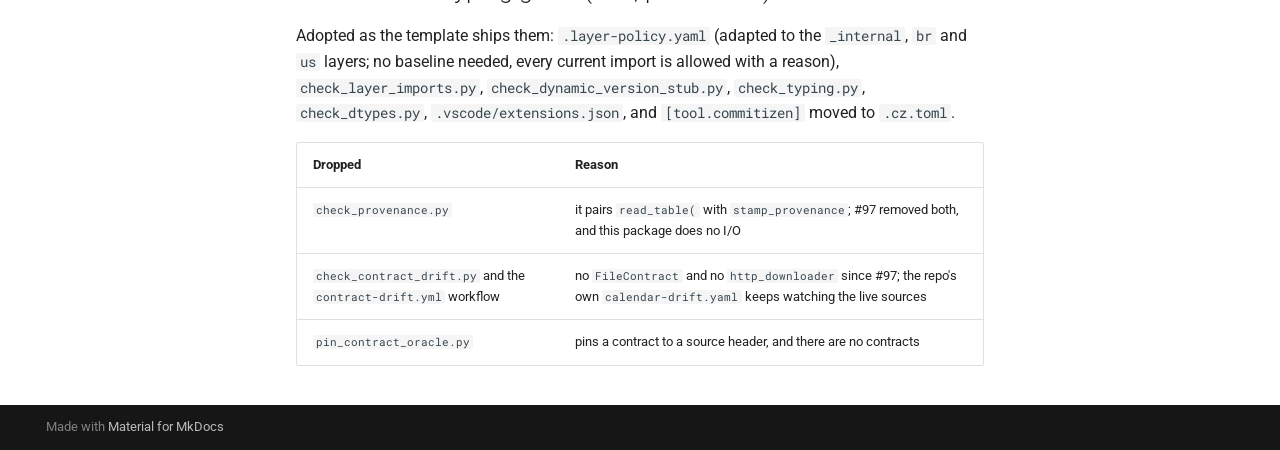
<file: 4.1/template-updates/index.html>
<!doctype html>
<html lang="en" class="no-js">
  <head>
    
      <meta charset="utf-8">
      <meta name="viewport" content="width=device-width,initial-scale=1">
      
        <meta name="description" content="Holiday calendars and business-day arithmetic for Brazilian and US markets, computed offline.">
      
      
      
      
        <link rel="prev" href="../incidents/">
      
      
      
        
      
      
      <link rel="icon" href="../assets/logo.png">
      <meta name="generator" content="mkdocs-1.6.1, mkdocs-material-9.8.2">
    
    
      
        <title>Template updates - purecalendars</title>
      
    
    
      <link rel="stylesheet" href="../assets/stylesheets/main.57a0d79d.min.css">
      
        
        <link rel="stylesheet" href="../assets/stylesheets/palette.fb2fffe2.min.css">
      
      


    
    
      
    
    
      
        
        
        <link rel="preconnect" href="https://fonts.gstatic.com" crossorigin>
        <link rel="stylesheet" href="https://fonts.googleapis.com/css?family=Roboto:300,300i,400,400i,700,700i%7CRoboto+Mono:400,400i,700,700i&display=fallback">
        <style>:root{--md-text-font:"Roboto";--md-code-font:"Roboto Mono"}</style>
      
    
    
      <link rel="stylesheet" href="../stylesheets/brand.css">
    
    <script>__md_scope=new URL("..",location),__md_hash=e=>[...e].reduce(((e,_)=>(e<<5)-e+_.charCodeAt(0)),0),__md_get=(e,_=localStorage,t=__md_scope)=>JSON.parse(_.getItem(t.pathname+"."+e)),__md_set=(e,_,t=localStorage,a=__md_scope)=>{try{t.setItem(a.pathname+"."+e,JSON.stringify(_))}catch(e){}}</script>
    
      

    
    
  </head>
  
  
    
    
      
    
    
    
    
    <body dir="ltr" data-md-color-scheme="default" data-md-color-primary="custom" data-md-color-accent="indigo">
  
    
    <input class="md-toggle" data-md-toggle="drawer" type="checkbox" id="__drawer" autocomplete="off">
    <input class="md-toggle" data-md-toggle="search" type="checkbox" id="__search" autocomplete="off">
    <label class="md-overlay" for="__drawer"></label>
    <div data-md-component="skip">
      
        
        <a href="#template-updates" class="md-skip">
          Skip to content
        </a>
      
    </div>
    <div data-md-component="announce">
      
    </div>
    
      <div data-md-color-scheme="default" data-md-component="outdated" hidden>
        
      </div>
    
    
      

<header class="md-header" data-md-component="header">
  <nav class="md-header__inner md-grid" aria-label="Header">
    <a href=".." title="purecalendars" class="md-header__button md-logo" aria-label="purecalendars" data-md-component="logo">
      
  <img src="../assets/logo.png" alt="logo">

    </a>
    <label class="md-header__button md-icon" for="__drawer">
      
      <svg xmlns="http://www.w3.org/2000/svg" viewBox="0 0 24 24"><path d="M3 6h18v2H3zm0 5h18v2H3zm0 5h18v2H3z"/></svg>
    </label>
    <div class="md-header__title" data-md-component="header-title">
      <div class="md-header__ellipsis">
        <div class="md-header__topic">
          <span class="md-ellipsis">
            purecalendars
          </span>
        </div>
        <div class="md-header__topic" data-md-component="header-topic">
          <span class="md-ellipsis">
            
              Template updates
            
          </span>
        </div>
      </div>
    </div>
    
      
        <form class="md-header__option" data-md-component="palette">
  
    
    
    
    <input class="md-option" data-md-color-media="" data-md-color-scheme="default" data-md-color-primary="custom" data-md-color-accent="indigo"  aria-label="Switch to dark mode"  type="radio" name="__palette" id="__palette_0">
    
      <label class="md-header__button md-icon" title="Switch to dark mode" for="__palette_1" hidden>
        <svg xmlns="http://www.w3.org/2000/svg" viewBox="0 0 24 24"><path d="m17.75 4.09-2.53 1.94.91 3.06-2.63-1.81-2.63 1.81.91-3.06-2.53-1.94L12.44 4l1.06-3 1.06 3zm3.5 6.91-1.64 1.25.59 1.98-1.7-1.17-1.7 1.17.59-1.98L15.75 11l2.06-.05L18.5 9l.69 1.95zm-2.28 4.95c.83-.08 1.72 1.1 1.19 1.85-.32.45-.66.87-1.08 1.27C15.17 23 8.84 23 4.94 19.07c-3.91-3.9-3.91-10.24 0-14.14.4-.4.82-.76 1.27-1.08.75-.53 1.93.36 1.85 1.19-.27 2.86.69 5.83 2.89 8.02a9.96 9.96 0 0 0 8.02 2.89m-1.64 2.02a12.08 12.08 0 0 1-7.8-3.47c-2.17-2.19-3.33-5-3.49-7.82-2.81 3.14-2.7 7.96.31 10.98 3.02 3.01 7.84 3.12 10.98.31"/></svg>
      </label>
    
  
    
    
    
    <input class="md-option" data-md-color-media="" data-md-color-scheme="slate" data-md-color-primary="custom" data-md-color-accent="indigo"  aria-label="Switch to light mode"  type="radio" name="__palette" id="__palette_1">
    
      <label class="md-header__button md-icon" title="Switch to light mode" for="__palette_0" hidden>
        <svg xmlns="http://www.w3.org/2000/svg" viewBox="0 0 24 24"><path d="m3.55 19.09 1.41 1.41 1.8-1.79-1.42-1.42M12 6c-3.31 0-6 2.69-6 6s2.69 6 6 6 6-2.69 6-6c0-3.32-2.69-6-6-6m8 7h3v-2h-3m-2.76 7.71 1.8 1.79 1.41-1.41-1.79-1.8M20.45 5l-1.41-1.4-1.8 1.79 1.42 1.42M13 1h-2v3h2M6.76 5.39 4.96 3.6 3.55 5l1.79 1.81zM1 13h3v-2H1m12 9h-2v3h2"/></svg>
      </label>
    
  
</form>
      
    
    
      <script>var palette=__md_get("__palette");if(palette&&palette.color){if("(prefers-color-scheme)"===palette.color.media){var media=matchMedia("(prefers-color-scheme: light)"),input=document.querySelector(media.matches?"[data-md-color-media='(prefers-color-scheme: light)']":"[data-md-color-media='(prefers-color-scheme: dark)']");palette.color.media=input.getAttribute("data-md-color-media"),palette.color.scheme=input.getAttribute("data-md-color-scheme"),palette.color.primary=input.getAttribute("data-md-color-primary"),palette.color.accent=input.getAttribute("data-md-color-accent")}for(var[key,value]of Object.entries(palette.color))document.body.setAttribute("data-md-color-"+key,value)}</script>
    
    
    
      
      
        <label class="md-header__button md-icon" for="__search">
          
          <svg xmlns="http://www.w3.org/2000/svg" viewBox="0 0 24 24"><path d="M9.5 3A6.5 6.5 0 0 1 16 9.5c0 1.61-.59 3.09-1.56 4.23l.27.27h.79l5 5-1.5 1.5-5-5v-.79l-.27-.27A6.52 6.52 0 0 1 9.5 16 6.5 6.5 0 0 1 3 9.5 6.5 6.5 0 0 1 9.5 3m0 2C7 5 5 7 5 9.5S7 14 9.5 14 14 12 14 9.5 12 5 9.5 5"/></svg>
        </label>
        <div class="md-search" data-md-component="search" role="dialog">
  <label class="md-search__overlay" for="__search"></label>
  <div class="md-search__inner" role="search">
    <form class="md-search__form" name="search">
      <input type="text" class="md-search__input" name="query" aria-label="Search" placeholder="Search" autocapitalize="off" autocorrect="off" autocomplete="off" spellcheck="false" data-md-component="search-query" required>
      <label class="md-search__icon md-icon" for="__search">
        
        <svg xmlns="http://www.w3.org/2000/svg" viewBox="0 0 24 24"><path d="M9.5 3A6.5 6.5 0 0 1 16 9.5c0 1.61-.59 3.09-1.56 4.23l.27.27h.79l5 5-1.5 1.5-5-5v-.79l-.27-.27A6.52 6.52 0 0 1 9.5 16 6.5 6.5 0 0 1 3 9.5 6.5 6.5 0 0 1 9.5 3m0 2C7 5 5 7 5 9.5S7 14 9.5 14 14 12 14 9.5 12 5 9.5 5"/></svg>
        
        <svg xmlns="http://www.w3.org/2000/svg" viewBox="0 0 24 24"><path d="M20 11v2H8l5.5 5.5-1.42 1.42L4.16 12l7.92-7.92L13.5 5.5 8 11z"/></svg>
      </label>
      <nav class="md-search__options" aria-label="Search">
        
        <button type="reset" class="md-search__icon md-icon" title="Clear" aria-label="Clear" tabindex="-1">
          
          <svg xmlns="http://www.w3.org/2000/svg" viewBox="0 0 24 24"><path d="M19 6.41 17.59 5 12 10.59 6.41 5 5 6.41 10.59 12 5 17.59 6.41 19 12 13.41 17.59 19 19 17.59 13.41 12z"/></svg>
        </button>
      </nav>
      
    </form>
    <div class="md-search__output">
      <div class="md-search__scrollwrap" tabindex="0" data-md-scrollfix>
        <div class="md-search-result" data-md-component="search-result">
          <div class="md-search-result__meta">
            Initializing search
          </div>
          <ol class="md-search-result__list" role="presentation"></ol>
        </div>
      </div>
    </div>
  </div>
</div>
      
    
    
      <div class="md-header__source">
        <a href="https://github.com/guilhermegor/purecalendars" title="Go to repository" class="md-source" data-md-component="source">
  <div class="md-source__icon md-icon">
    
    <svg xmlns="http://www.w3.org/2000/svg" viewBox="0 0 448 512"><!--! Font Awesome Free 7.1.0 by @fontawesome - https://fontawesome.com License - https://fontawesome.com/license/free (Icons: CC BY 4.0, Fonts: SIL OFL 1.1, Code: MIT License) Copyright 2025 Fonticons, Inc.--><path d="M439.6 236.1 244 40.5c-5.4-5.5-12.8-8.5-20.4-8.5s-15 3-20.4 8.4L162.5 81l51.5 51.5c27.1-9.1 52.7 16.8 43.4 43.7l49.7 49.7c34.2-11.8 61.2 31 35.5 56.7-26.5 26.5-70.2-2.9-56-37.3L240.3 199v121.9c25.3 12.5 22.3 41.8 9.1 55-6.4 6.4-15.2 10.1-24.3 10.1s-17.8-3.6-24.3-10.1c-17.6-17.6-11.1-46.9 11.2-56v-123c-20.8-8.5-24.6-30.7-18.6-45L142.6 101 8.5 235.1C3 240.6 0 247.9 0 255.5s3 15 8.5 20.4l195.6 195.7c5.4 5.4 12.7 8.4 20.4 8.4s15-3 20.4-8.4l194.7-194.7c5.4-5.4 8.4-12.8 8.4-20.4s-3-15-8.4-20.4"/></svg>
  </div>
  <div class="md-source__repository">
    GitHub
  </div>
</a>
      </div>
    
  </nav>
  
</header>
    
    <div class="md-container" data-md-component="container">
      
      
        
          
            
<nav class="md-tabs" aria-label="Tabs" data-md-component="tabs">
  <div class="md-grid">
    <ul class="md-tabs__list">
      
        
  
  
  
  
    <li class="md-tabs__item">
      <a href=".." class="md-tabs__link">
        
  
  
    
  
  Home

      </a>
    </li>
  

      
        
  
  
  
  
    
    
      <li class="md-tabs__item">
        <a href="../usage/" class="md-tabs__link">
          
  
  
  Guide

        </a>
      </li>
    
  

      
        
  
  
  
  
    
    
      <li class="md-tabs__item">
        <a href="../api/" class="md-tabs__link">
          
  
  
  API Reference

        </a>
      </li>
    
  

      
        
  
  
  
    
  
  
    
    
      <li class="md-tabs__item md-tabs__item--active">
        <a href="../faq/" class="md-tabs__link">
          
  
  
  Project

        </a>
      </li>
    
  

      
    </ul>
  </div>
</nav>
          
        
      
      <main class="md-main" data-md-component="main">
        <div class="md-main__inner md-grid">
          
            
              
              <div class="md-sidebar md-sidebar--primary" data-md-component="sidebar" data-md-type="navigation" >
                <div class="md-sidebar__scrollwrap">
                  <div class="md-sidebar__inner">
                    


  


<nav class="md-nav md-nav--primary md-nav--lifted" aria-label="Navigation" data-md-level="0">
  <label class="md-nav__title" for="__drawer">
    <a href=".." title="purecalendars" class="md-nav__button md-logo" aria-label="purecalendars" data-md-component="logo">
      
  <img src="../assets/logo.png" alt="logo">

    </a>
    purecalendars
  </label>
  
    <div class="md-nav__source">
      <a href="https://github.com/guilhermegor/purecalendars" title="Go to repository" class="md-source" data-md-component="source">
  <div class="md-source__icon md-icon">
    
    <svg xmlns="http://www.w3.org/2000/svg" viewBox="0 0 448 512"><!--! Font Awesome Free 7.1.0 by @fontawesome - https://fontawesome.com License - https://fontawesome.com/license/free (Icons: CC BY 4.0, Fonts: SIL OFL 1.1, Code: MIT License) Copyright 2025 Fonticons, Inc.--><path d="M439.6 236.1 244 40.5c-5.4-5.5-12.8-8.5-20.4-8.5s-15 3-20.4 8.4L162.5 81l51.5 51.5c27.1-9.1 52.7 16.8 43.4 43.7l49.7 49.7c34.2-11.8 61.2 31 35.5 56.7-26.5 26.5-70.2-2.9-56-37.3L240.3 199v121.9c25.3 12.5 22.3 41.8 9.1 55-6.4 6.4-15.2 10.1-24.3 10.1s-17.8-3.6-24.3-10.1c-17.6-17.6-11.1-46.9 11.2-56v-123c-20.8-8.5-24.6-30.7-18.6-45L142.6 101 8.5 235.1C3 240.6 0 247.9 0 255.5s3 15 8.5 20.4l195.6 195.7c5.4 5.4 12.7 8.4 20.4 8.4s15-3 20.4-8.4l194.7-194.7c5.4-5.4 8.4-12.8 8.4-20.4s-3-15-8.4-20.4"/></svg>
  </div>
  <div class="md-source__repository">
    GitHub
  </div>
</a>
    </div>
  
  <ul class="md-nav__list" data-md-scrollfix>
    
      
      
  
  
  
  
    <li class="md-nav__item">
      <a href=".." class="md-nav__link">
        
  
  
  <span class="md-ellipsis">
    
  
    Home
  

    
  </span>
  
  

      </a>
    </li>
  

    
      
      
  
  
  
  
    
    
    
    
      
      
        
      
    
    
    <li class="md-nav__item md-nav__item--nested">
      
        
        
        <input class="md-nav__toggle md-toggle " type="checkbox" id="__nav_2" >
        
          
          <label class="md-nav__link" for="__nav_2" id="__nav_2_label" tabindex="0">
            
  
  
  <span class="md-ellipsis">
    
  
    Guide
  

    
  </span>
  
  

            <span class="md-nav__icon md-icon"></span>
          </label>
        
        <nav class="md-nav" data-md-level="1" aria-labelledby="__nav_2_label" aria-expanded="false">
          <label class="md-nav__title" for="__nav_2">
            <span class="md-nav__icon md-icon"></span>
            
  
    Guide
  

          </label>
          <ul class="md-nav__list" data-md-scrollfix>
            
              
                
  
  
  
  
    <li class="md-nav__item">
      <a href="../usage/" class="md-nav__link">
        
  
  
  <span class="md-ellipsis">
    
  
    Usage
  

    
  </span>
  
  

      </a>
    </li>
  

              
            
              
                
  
  
  
  
    <li class="md-nav__item">
      <a href="../examples/" class="md-nav__link">
        
  
  
  <span class="md-ellipsis">
    
  
    Examples
  

    
  </span>
  
  

      </a>
    </li>
  

              
            
          </ul>
        </nav>
      
    </li>
  

    
      
      
  
  
  
  
    
    
    
    
      
      
        
      
    
    
    <li class="md-nav__item md-nav__item--nested">
      
        
        
        <input class="md-nav__toggle md-toggle " type="checkbox" id="__nav_3" >
        
          
          <label class="md-nav__link" for="__nav_3" id="__nav_3_label" tabindex="0">
            
  
  
  <span class="md-ellipsis">
    
  
    API Reference
  

    
  </span>
  
  

            <span class="md-nav__icon md-icon"></span>
          </label>
        
        <nav class="md-nav" data-md-level="1" aria-labelledby="__nav_3_label" aria-expanded="false">
          <label class="md-nav__title" for="__nav_3">
            <span class="md-nav__icon md-icon"></span>
            
  
    API Reference
  

          </label>
          <ul class="md-nav__list" data-md-scrollfix>
            
              
                
  
  
  
  
    <li class="md-nav__item">
      <a href="../api/" class="md-nav__link">
        
  
  
  <span class="md-ellipsis">
    
  
    Overview
  

    
  </span>
  
  

      </a>
    </li>
  

              
            
              
                
  
  
  
  
    <li class="md-nav__item">
      <a href="../api/reference/" class="md-nav__link">
        
  
  
  <span class="md-ellipsis">
    
  
    Reference
  

    
  </span>
  
  

      </a>
    </li>
  

              
            
          </ul>
        </nav>
      
    </li>
  

    
      
      
  
  
    
  
  
  
    
    
    
    
      
        
        
      
      
        
      
    
    
    <li class="md-nav__item md-nav__item--active md-nav__item--section md-nav__item--nested">
      
        
        
        <input class="md-nav__toggle md-toggle " type="checkbox" id="__nav_4" checked>
        
          
          <label class="md-nav__link" for="__nav_4" id="__nav_4_label" tabindex="">
            
  
  
  <span class="md-ellipsis">
    
  
    Project
  

    
  </span>
  
  

            <span class="md-nav__icon md-icon"></span>
          </label>
        
        <nav class="md-nav" data-md-level="1" aria-labelledby="__nav_4_label" aria-expanded="true">
          <label class="md-nav__title" for="__nav_4">
            <span class="md-nav__icon md-icon"></span>
            
  
    Project
  

          </label>
          <ul class="md-nav__list" data-md-scrollfix>
            
              
                
  
  
  
  
    <li class="md-nav__item">
      <a href="../faq/" class="md-nav__link">
        
  
  
  <span class="md-ellipsis">
    
  
    FAQ
  

    
  </span>
  
  

      </a>
    </li>
  

              
            
              
                
  
  
  
  
    <li class="md-nav__item">
      <a href="../contributing/" class="md-nav__link">
        
  
  
  <span class="md-ellipsis">
    
  
    Contributing
  

    
  </span>
  
  

      </a>
    </li>
  

              
            
              
                
  
  
  
  
    <li class="md-nav__item">
      <a href="../changelog/" class="md-nav__link">
        
  
  
  <span class="md-ellipsis">
    
  
    Changelog
  

    
  </span>
  
  

      </a>
    </li>
  

              
            
              
                
  
  
  
  
    <li class="md-nav__item">
      <a href="../incidents/" class="md-nav__link">
        
  
  
  <span class="md-ellipsis">
    
  
    Incidents
  

    
  </span>
  
  

      </a>
    </li>
  

              
            
              
                
  
  
    
  
  
  
    <li class="md-nav__item md-nav__item--active">
      
      <input class="md-nav__toggle md-toggle" type="checkbox" id="__toc">
      
      
        
      
      
        <label class="md-nav__link md-nav__link--active" for="__toc">
          
  
  
  <span class="md-ellipsis">
    
  
    Template updates
  

    
  </span>
  
  

          <span class="md-nav__icon md-icon"></span>
        </label>
      
      <a href="./" class="md-nav__link md-nav__link--active">
        
  
  
  <span class="md-ellipsis">
    
  
    Template updates
  

    
  </span>
  
  

      </a>
      
        

<nav class="md-nav md-nav--secondary" aria-label="Table of contents">
  
  
  
    
  
  
    <label class="md-nav__title" for="__toc">
      <span class="md-nav__icon md-icon"></span>
      Table of contents
    </label>
    <ul class="md-nav__list" data-md-component="toc" data-md-scrollfix>
      
        <li class="md-nav__item">
  <a href="#vendored-_internal-reconciliation-60-part-of-56" class="md-nav__link">
    <span class="md-ellipsis">
      
        Vendored _internal reconciliation (#60, part of #56)
      
    </span>
  </a>
  
    <nav class="md-nav" aria-label="Vendored _internal reconciliation (#60, part of #56)">
      <ul class="md-nav__list">
        
          <li class="md-nav__item">
  <a href="#adopted-as-the-template-ships-them" class="md-nav__link">
    <span class="md-ellipsis">
      
        Adopted as the template ships them
      
    </span>
  </a>
  
</li>
        
          <li class="md-nav__item">
  <a href="#deviations-kept" class="md-nav__link">
    <span class="md-ellipsis">
      
        Deviations kept
      
    </span>
  </a>
  
</li>
        
      </ul>
    </nav>
  
</li>
      
        <li class="md-nav__item">
  <a href="#zero-runtime-dependencies-97-part-of-56" class="md-nav__link">
    <span class="md-ellipsis">
      
        Zero runtime dependencies (#97, part of #56)
      
    </span>
  </a>
  
</li>
      
        <li class="md-nav__item">
  <a href="#tool-configuration-alignment-61-part-of-56" class="md-nav__link">
    <span class="md-ellipsis">
      
        Tool configuration alignment (#61, part of #56)
      
    </span>
  </a>
  
    <nav class="md-nav" aria-label="Tool configuration alignment (#61, part of #56)">
      <ul class="md-nav__list">
        
          <li class="md-nav__item">
  <a href="#deviations-kept_1" class="md-nav__link">
    <span class="md-ellipsis">
      
        Deviations kept
      
    </span>
  </a>
  
</li>
        
      </ul>
    </nav>
  
</li>
      
        <li class="md-nav__item">
  <a href="#docs-layout-69-part-of-56" class="md-nav__link">
    <span class="md-ellipsis">
      
        Docs layout (#69, part of #56)
      
    </span>
  </a>
  
</li>
      
        <li class="md-nav__item">
  <a href="#ruff-config-pruning-107" class="md-nav__link">
    <span class="md-ellipsis">
      
        Ruff config pruning (#107)
      
    </span>
  </a>
  
</li>
      
        <li class="md-nav__item">
  <a href="#structure-and-typing-gates-67-part-of-56" class="md-nav__link">
    <span class="md-ellipsis">
      
        Structure and typing gates (#67, part of #56)
      
    </span>
  </a>
  
</li>
      
    </ul>
  
</nav>
      
    </li>
  

              
            
          </ul>
        </nav>
      
    </li>
  

    
  </ul>
</nav>
                  </div>
                </div>
              </div>
            
            
              
              <div class="md-sidebar md-sidebar--secondary" data-md-component="sidebar" data-md-type="toc" >
                <div class="md-sidebar__scrollwrap">
                  <div class="md-sidebar__inner">
                    

<nav class="md-nav md-nav--secondary" aria-label="Table of contents">
  
  
  
    
  
  
    <label class="md-nav__title" for="__toc">
      <span class="md-nav__icon md-icon"></span>
      Table of contents
    </label>
    <ul class="md-nav__list" data-md-component="toc" data-md-scrollfix>
      
        <li class="md-nav__item">
  <a href="#vendored-_internal-reconciliation-60-part-of-56" class="md-nav__link">
    <span class="md-ellipsis">
      
        Vendored _internal reconciliation (#60, part of #56)
      
    </span>
  </a>
  
    <nav class="md-nav" aria-label="Vendored _internal reconciliation (#60, part of #56)">
      <ul class="md-nav__list">
        
          <li class="md-nav__item">
  <a href="#adopted-as-the-template-ships-them" class="md-nav__link">
    <span class="md-ellipsis">
      
        Adopted as the template ships them
      
    </span>
  </a>
  
</li>
        
          <li class="md-nav__item">
  <a href="#deviations-kept" class="md-nav__link">
    <span class="md-ellipsis">
      
        Deviations kept
      
    </span>
  </a>
  
</li>
        
      </ul>
    </nav>
  
</li>
      
        <li class="md-nav__item">
  <a href="#zero-runtime-dependencies-97-part-of-56" class="md-nav__link">
    <span class="md-ellipsis">
      
        Zero runtime dependencies (#97, part of #56)
      
    </span>
  </a>
  
</li>
      
        <li class="md-nav__item">
  <a href="#tool-configuration-alignment-61-part-of-56" class="md-nav__link">
    <span class="md-ellipsis">
      
        Tool configuration alignment (#61, part of #56)
      
    </span>
  </a>
  
    <nav class="md-nav" aria-label="Tool configuration alignment (#61, part of #56)">
      <ul class="md-nav__list">
        
          <li class="md-nav__item">
  <a href="#deviations-kept_1" class="md-nav__link">
    <span class="md-ellipsis">
      
        Deviations kept
      
    </span>
  </a>
  
</li>
        
      </ul>
    </nav>
  
</li>
      
        <li class="md-nav__item">
  <a href="#docs-layout-69-part-of-56" class="md-nav__link">
    <span class="md-ellipsis">
      
        Docs layout (#69, part of #56)
      
    </span>
  </a>
  
</li>
      
        <li class="md-nav__item">
  <a href="#ruff-config-pruning-107" class="md-nav__link">
    <span class="md-ellipsis">
      
        Ruff config pruning (#107)
      
    </span>
  </a>
  
</li>
      
        <li class="md-nav__item">
  <a href="#structure-and-typing-gates-67-part-of-56" class="md-nav__link">
    <span class="md-ellipsis">
      
        Structure and typing gates (#67, part of #56)
      
    </span>
  </a>
  
</li>
      
    </ul>
  
</nav>
                  </div>
                </div>
              </div>
            
          
          
            <div class="md-content" data-md-component="content">
              
              <article class="md-content__inner md-typeset">
                
                  


  
  


<h1 id="template-updates">Template updates<a class="headerlink" href="#template-updates" title="Permanent link">&para;</a></h1>
<p>Deviations of this repository from the BlueprintX <code>lib-minimal</code> scaffold. Where the repo and
the template differ, the template wins; each exception is listed here with its reason.</p>
<h2 id="vendored-_internal-reconciliation-60-part-of-56">Vendored <code>_internal</code> reconciliation (#60, part of #56)<a class="headerlink" href="#vendored-_internal-reconciliation-60-part-of-56" title="Permanent link">&para;</a></h2>
<p>Source: BlueprintX <code>templates/python-common/src/utils</code>, <code>optional/typing</code>, <code>optional/ports</code>
and <code>templates/lib-minimal</code>, with the scaffold's import rewrite
(<code>utils.</code> -&gt; <code>purecalendars._internal.utils.</code>).</p>
<h3 id="adopted-as-the-template-ships-them">Adopted as the template ships them<a class="headerlink" href="#adopted-as-the-template-ships-them" title="Permanent link">&para;</a></h3>
<p><code>br_identifiers</code>, <code>dtypes</code>, <code>http_downloader</code>, <code>text</code>, <code>zip_extractor</code>, <code>tabular_reader</code>,
<code>dbapi</code>, <code>dates</code>, <code>schema_regimes</code>, <code>provenance</code>, <code>raw_workspace</code>, the <code>retry/</code> package
(replaces <code>retry.py</code>; <code>LogEmitter</code> and <code>retry_with_backoff</code> stay importable from
<code>purecalendars._internal.utils.retry</code>), <code>typing/*</code> (now beartype based, plus <code>policy.py</code>),
<code>utils/{CLAUDE,AGENTS}.md</code>, <code>config/{CLAUDE,AGENTS}.md</code>, <code>config/contracts/*</code>, <code>main.py</code>,
<code>py.typed</code>, <code>tests/unit/{test_typing,test_main,test_dates,test_schema_regimes}.py</code>.</p>
<p><strong>Owner decision (2026-11-19), supersedes the 2026-11-01 omission:</strong> the example modules
<code>daily_cache</code>, <code>sidecar_metadata</code>, <code>xml_reader</code>, <code>schema_regimes</code> (the template's regime
module), <code>config/ports/example_port</code> and <code>main.py</code> are adopted. #72 closed as already shipped by #99; they are internal, so
none is exported through the public <code>__all__</code>.</p>
<h3 id="deviations-kept">Deviations kept<a class="headerlink" href="#deviations-kept" title="Permanent link">&para;</a></h3>
<table>
<thead>
<tr>
<th>Deviation</th>
<th>Reason</th>
</tr>
</thead>
<tbody>
<tr>
<td>Domain modules untouched: <code>calendars/*</code>, <code>parsers/*</code>, <code>logs.py</code>, <code>logs_emitter.py</code></td>
<td>purecalendars' own code</td>
</tr>
<tr>
<td>Tab indentation (ruff-format, <code>ruff.toml</code>) instead of the template's spaces</td>
<td>repo style</td>
</tr>
<tr>
<td><code># ruff: noqa: E101</code> on the vendored files whose docstrings ruff-format tabifies</td>
<td>tab style turns NumPy docstring continuation lines into mixed indentation; fixing it in <code>ruff.toml</code> belongs to #61</td>
</tr>
<tr>
<td><code>requires-python &gt;=3.11</code> (was <code>&gt;=3.10</code>)</td>
<td>template floor; <code>purepii-br&gt;=2</code> requires 3.11</td>
</tr>
<tr>
<td>Added <code>beartype</code>, <code>numpy</code>, <code>defusedxml</code>, <code>purepii-br&gt;=2</code>, <code>pure-schema-regimes&lt;0.2</code></td>
<td>needed by the adopted modules (template pins)</td>
</tr>
<tr>
<td><code>tests/unit/test_calendar_abc.py</code> type-error regexes also accept <code>violates type hint</code></td>
<td>the beartype engine words type errors differently. Superseded by #97: the regexes now match only <code>violates type hint</code> (the stdlib checker's wording) and, for <code>add_holidays</code>, the method's own <code>must be a</code> guard</td>
</tr>
<tr>
<td><code>tabular_reader.int_skip_rows</code> not re-applied</td>
<td>the repo had no <code>tabular_reader</code> to carry the extension; the file is the template's</td>
</tr>
</tbody>
</table>
<h2 id="zero-runtime-dependencies-97-part-of-56">Zero runtime dependencies (#97, part of #56)<a class="headerlink" href="#zero-runtime-dependencies-97-part-of-56" title="Permanent link">&para;</a></h2>
<p>Owner decision (2026-11-20), supersedes the 2026-11-19 adoption above: apply the template's
<code>zero_dependency=y</code> path (blueprintx#1207). The wheel keeps only what <code>purecalendars</code>,
<code>purecalendars.br</code> and <code>purecalendars.us</code> import, directly or transitively. The <code>retry/</code>, <code>logs</code>
and <code>LogEmitter</code> notes above no longer apply.</p>
<table>
<thead>
<tr>
<th>Deviation</th>
<th>Reason</th>
</tr>
</thead>
<tbody>
<tr>
<td><code>main.py</code> removed (with <code>tests/unit/test_main.py</code>)</td>
<td>placeholder <code>lib-minimal</code> stub, never used or exposed</td>
</tr>
<tr>
<td><code>_internal/config/</code> absent (<code>contracts/</code>, <code>ports/</code>)</td>
<td>zero-dependency scaffold ships none; <code>contracts</code> pulled in <code>tabular_reader</code> and <code>purepii-br</code></td>
</tr>
<tr>
<td>Removed from <code>_internal/utils</code>: <code>br_identifiers</code>, <code>daily_cache</code>, <code>dates</code>, <code>dbapi</code>, <code>dtypes</code>, <code>http_downloader</code>, <code>logs</code>, <code>logs_emitter</code>, <code>provenance</code>, <code>raw_workspace</code>, <code>retry/</code>, <code>schema_regimes</code>, <code>sidecar_metadata</code>, <code>tabular_reader</code>, <code>text</code>, <code>xml_reader</code>, <code>zip_extractor</code>, <code>parsers/dicts</code></td>
<td>outside the public import closure (<code>tests/unit/test_dates.py</code> and <code>test_schema_regimes.py</code> went with them)</td>
</tr>
<tr>
<td><code>typing/</code> is the template's stdlib engine (<code>type_checker.py</code>, <code>type_checker_meta.py</code>); <code>decorators</code>, <code>policy</code>, <code>protocol_type_checker</code>, <code>validate</code> removed</td>
<td>beartype engine replaced; <code>tests/unit/test_typing.py</code> is the template's zero-dependency test</td>
</tr>
<tr>
<td><code>typing/abc_type_checker.py</code> kept, built on the stdlib <code>TypeChecker</code></td>
<td><code>calendars/_abc_calendar.py</code> uses <code>ABCTypeCheckerMeta</code>; the zero-dependency template ships no ABC variant</td>
</tr>
<tr>
<td><code>typing/type_checker.py</code> also checks each member of a union (<code>X \| Y</code>, <code>Optional</code>) and the origin class of a generic alias (<code>list[int]</code> checks <code>list</code>)</td>
<td>the template checks plain classes only, which would drop the runtime <code>TypeError</code> on 55 of 107 annotated public parameters (every <code>date_: datetime \| date</code>); <code>Literal</code> values and container elements stay unchecked</td>
</tr>
<tr>
<td><code>beartype</code>, <code>numpy</code>, <code>defusedxml</code>, <code>purepii-br</code>, <code>pure-schema-regimes</code> removed from <code>[tool.poetry.dependencies]</code></td>
<td>no remaining import; <code>numpy</code> still installs transitively through <code>pandas</code></td>
</tr>
<tr>
<td>The drift reporter (<code>bin/check_template_drift.py</code>) lists the removed files as missing</td>
<td>the stamp records no <code>zero_dependency</code> flag, so it compares against the default scaffold; it is a reporter (exit 0), the gap is intended</td>
</tr>
</tbody>
</table>
<h2 id="tool-configuration-alignment-61-part-of-56">Tool configuration alignment (#61, part of #56)<a class="headerlink" href="#tool-configuration-alignment-61-part-of-56" title="Permanent link">&para;</a></h2>
<p>Template taken verbatim: <code>.gitattributes</code>, <code>.gitlint</code>, <code>.hadolint.yaml</code>, <code>.pydocstyle</code>,
<code>.shellcheckrc</code>, <code>.sqlfluff</code>, <code>.sqlfluffignore</code>, <code>.yamllint</code>, <code>requirements.txt</code>,
<code>pytest.ini</code>, <code>tests/AGENTS.md</code>, <code>tests/CLAUDE.md</code>.</p>
<h3 id="deviations-kept_1">Deviations kept<a class="headerlink" href="#deviations-kept_1" title="Permanent link">&para;</a></h3>
<table>
<thead>
<tr>
<th>Deviation</th>
<th>Reason</th>
</tr>
</thead>
<tbody>
<tr>
<td><code>.editorconfig</code> <code>[*.py]</code> and <code>.vscode/settings.json</code> <code>[python]</code> use tabs</td>
<td><code>ruff.toml</code> formats with tabs until #71</td>
</tr>
<tr>
<td><code>mypy.ini</code> <code>python_version = 3.11</code></td>
<td>pinned to the <code>requires-python</code> floor</td>
</tr>
<tr>
<td><code>mypy.ini</code> drops the template's <code>[mypy-purecalendars.*]</code> ignore</td>
<td>first-party here; it would mask broken imports</td>
</tr>
<tr>
<td><code>mypy.ini</code> adds <code>[mypy-businesstimedelta.*]</code></td>
<td>the dependency ships no stubs and no <code>py.typed</code></td>
</tr>
<tr>
<td><code>mypy.ini</code> keeps <code>[mypy-*._internal.utils.typing.*]</code> <code>ignore_errors</code></td>
<td>the vendored typing engine is metaprogramming</td>
</tr>
<tr>
<td><code>mypy.ini</code> <code>[mypy-...parsers.dicts] disallow_any_explicit = False</code></td>
<td>domain helper annotates its payload as <code>Any</code>. Removed by #97 with <code>parsers/dicts</code></td>
</tr>
<tr>
<td><code>tests/conftest.py</code> tab-indented; <code>isolate_git_environment</code> drops every <code>GIT_*</code> key</td>
<td>pre-commit leaks more keys than the template's seven</td>
</tr>
<tr>
<td><code>.coveragerc</code> loses the <code>_internal/</code> coverage omit comment</td>
<td>the template has no omit; <code>_internal/</code> is now measured</td>
</tr>
<tr>
<td><code>.gitignore</code> and <code>.codespellrc</code> replaced wholesale by the template</td>
<td>local header comments and extra ignore words dropped</td>
</tr>
<tr>
<td><code>[tool.deptry.per_rule_ignores] DEP002</code> adds <code>tzdata</code></td>
<td>runtime data for <code>zoneinfo</code>, never imported</td>
</tr>
</tbody>
</table>
<h2 id="docs-layout-69-part-of-56">Docs layout (#69, part of #56)<a class="headerlink" href="#docs-layout-69-part-of-56" title="Permanent link">&para;</a></h2>
<p>Owner decision (2026-11-01): adopt both the template's <code>extra.version.provider: mike</code> selector
(supersedes the drop in closed #14) and its logo slot (<code>docs/assets/logo.png</code> as <code>theme.logo</code> and
<code>theme.favicon</code>), filled with the real purecalendars logo rather than the placeholder.</p>
<table>
<thead>
<tr>
<th>Deviation</th>
<th>Reason</th>
</tr>
</thead>
<tbody>
<tr>
<td><code>docs/stylesheets/extra.css</code> merged into <code>brand.css</code>, not dropped</td>
<td>keeps the desktop sidebar-title hiding rule</td>
</tr>
<tr>
<td><code>docs/CLAUDE.md</code> holds the guidance itself instead of <code>@AGENTS.md</code></td>
<td>the repo ships no <code>docs/AGENTS.md</code></td>
</tr>
<tr>
<td>nav omits <code>Releasing 1.0.0</code></td>
<td>the repo ships no <code>releasing-1-0-0.md</code></td>
</tr>
<tr>
<td><code>docs/api/reference.md</code> keeps the whole API reference as one page</td>
<td>it is the real content; the template's page is a starter</td>
</tr>
<tr>
<td><code>docs/incidents.md</code> has no worked example entry</td>
<td>an empty record is truer than a fictional incident</td>
</tr>
<tr>
<td>mike selector is inert until a <code>mike deploy</code> publishes <code>versions.json</code></td>
<td><code>docs.yaml</code> deploys with Pages, not mike</td>
</tr>
</tbody>
</table>
<h2 id="ruff-config-pruning-107">Ruff config pruning (#107)<a class="headerlink" href="#ruff-config-pruning-107" title="Permanent link">&para;</a></h2>
<table>
<thead>
<tr>
<th>Deviation</th>
<th>Reason</th>
</tr>
</thead>
<tbody>
<tr>
<td><code>[lint.pylint] max-positional-args = 12</code> (template: 1); the <code># noqa: PLR0917</code> baselines are gone</td>
<td>the widest public signature (<code>delta_working_hours</code>) takes 12 positionals; keyword-only would break the public API</td>
</tr>
<tr>
<td><code>S404</code> no longer ignored globally; ignored under <code>bin/**</code> and <code>tests/**</code> only</td>
<td>no <code>src/</code> file imports <code>subprocess</code>, so the library keeps the signal</td>
</tr>
<tr>
<td>no-I/O banned-api block carries its explanatory comment again</td>
<td>AGENTS.md cites it</td>
</tr>
</tbody>
</table>
<p>Pruned because this repo has no such module:</p>
<ul>
<li>banned-api <code>utils.tabular_reader.FileContract</code> and <code>config.contracts.FileContract</code></li>
<li><code>known-first-party</code>: <code>app</code>, <code>capabilities</code>, <code>chassis</code>, <code>config</code>, <code>controller</code>, <code>model</code>,
  <code>utils</code>, <code>view</code> (the whole list; ruff detects <code>purecalendars</code> from <code>src/</code>)</li>
<li>per-file ignores <code>src/chassis/db_wschema/infrastructure/joblib_handler.py</code> (E101),
  <code>src/utils/xml_reader.py</code> and <code>src/*/_internal/utils/xml_reader.py</code> (N813)</li>
</ul>
<p>Docstring parameter and return descriptions were re-indented from 8 to 4 columns under their
name line (ruff had expanded tabs to 8); code is unchanged.</p>
<h2 id="structure-and-typing-gates-67-part-of-56">Structure and typing gates (#67, part of #56)<a class="headerlink" href="#structure-and-typing-gates-67-part-of-56" title="Permanent link">&para;</a></h2>
<p>Adopted as the template ships them: <code>.layer-policy.yaml</code> (adapted to the <code>_internal</code>, <code>br</code> and
<code>us</code> layers; no baseline needed, every current import is allowed with a reason),
<code>check_layer_imports.py</code>, <code>check_dynamic_version_stub.py</code>, <code>check_typing.py</code>, <code>check_dtypes.py</code>,
<code>.vscode/extensions.json</code>, and <code>[tool.commitizen]</code> moved to <code>.cz.toml</code>.</p>
<table>
<thead>
<tr>
<th>Dropped</th>
<th>Reason</th>
</tr>
</thead>
<tbody>
<tr>
<td><code>check_provenance.py</code></td>
<td>it pairs <code>read_table(</code> with <code>stamp_provenance</code>; #97 removed both, and this package does no I/O</td>
</tr>
<tr>
<td><code>check_contract_drift.py</code> and the <code>contract-drift.yml</code> workflow</td>
<td>no <code>FileContract</code> and no <code>http_downloader</code> since #97; the repo's own <code>calendar-drift.yaml</code> keeps watching the live sources</td>
</tr>
<tr>
<td><code>pin_contract_oracle.py</code></td>
<td>pins a contract to a source header, and there are no contracts</td>
</tr>
</tbody>
</table>












                
              </article>
            </div>
          
          
<script>var target=document.getElementById(location.hash.slice(1));target&&target.name&&(target.checked=target.name.startsWith("__tabbed_"))</script>
        </div>
        
      </main>
      
        <footer class="md-footer">
  
  <div class="md-footer-meta md-typeset">
    <div class="md-footer-meta__inner md-grid">
      <div class="md-copyright">
  
  
    Made with
    <a href="https://squidfunk.github.io/mkdocs-material/" target="_blank" rel="noopener">
      Material for MkDocs
    </a>
  
</div>
      
    </div>
  </div>
</footer>
      
    </div>
    <div class="md-dialog" data-md-component="dialog">
      <div class="md-dialog__inner md-typeset"></div>
    </div>
    
    
    
      
      
      <script id="__config" type="application/json">{"annotate": null, "base": "..", "features": ["navigation.tabs", "navigation.sections"], "search": "../assets/javascripts/workers/search.a7633da7.min.js", "tags": null, "translations": {"clipboard.copied": "Copied to clipboard", "clipboard.copy": "Copy to clipboard", "search.result.more.one": "1 more on this page", "search.result.more.other": "# more on this page", "search.result.none": "No matching documents", "search.result.one": "1 matching document", "search.result.other": "# matching documents", "search.result.placeholder": "Type to start searching", "search.result.term.missing": "Missing", "select.version": "Select version"}, "version": {"provider": "mike"}}</script>
    
    
      <script src="../assets/javascripts/bundle.a5f9d56c.min.js"></script>
      
    
  </body>
</html>
</file>
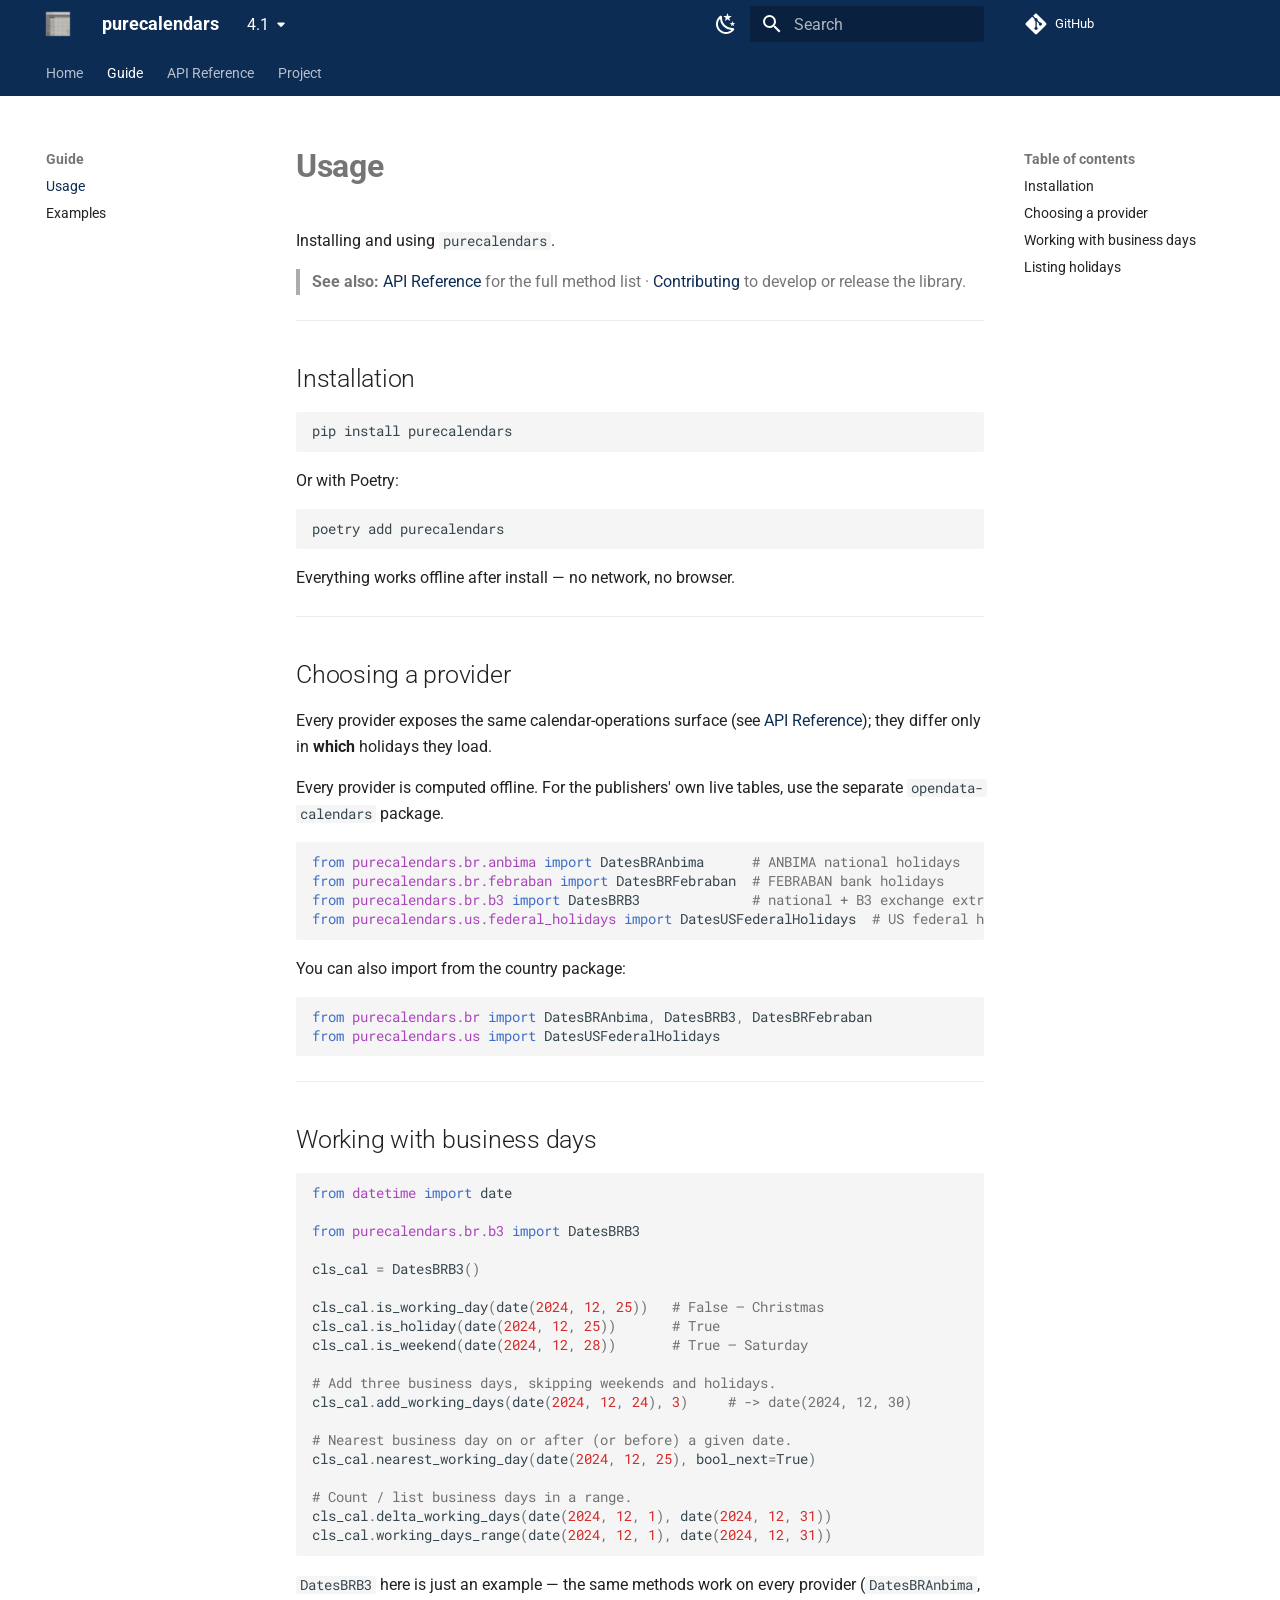
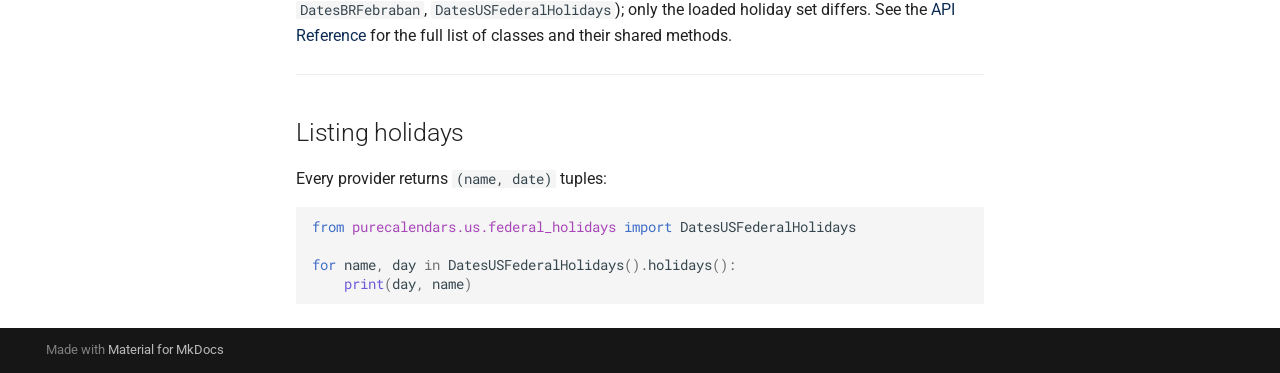
<file: 4.1/usage/index.html>
<!doctype html>
<html lang="en" class="no-js">
  <head>
    
      <meta charset="utf-8">
      <meta name="viewport" content="width=device-width,initial-scale=1">
      
        <meta name="description" content="Holiday calendars and business-day arithmetic for Brazilian and US markets, computed offline.">
      
      
      
      
        <link rel="prev" href="..">
      
      
        <link rel="next" href="../examples/">
      
      
        
      
      
      <link rel="icon" href="../assets/logo.png">
      <meta name="generator" content="mkdocs-1.6.1, mkdocs-material-9.8.2">
    
    
      
        <title>Usage - purecalendars</title>
      
    
    
      <link rel="stylesheet" href="../assets/stylesheets/main.57a0d79d.min.css">
      
        
        <link rel="stylesheet" href="../assets/stylesheets/palette.fb2fffe2.min.css">
      
      


    
    
      
    
    
      
        
        
        <link rel="preconnect" href="https://fonts.gstatic.com" crossorigin>
        <link rel="stylesheet" href="https://fonts.googleapis.com/css?family=Roboto:300,300i,400,400i,700,700i%7CRoboto+Mono:400,400i,700,700i&display=fallback">
        <style>:root{--md-text-font:"Roboto";--md-code-font:"Roboto Mono"}</style>
      
    
    
      <link rel="stylesheet" href="../stylesheets/brand.css">
    
    <script>__md_scope=new URL("..",location),__md_hash=e=>[...e].reduce(((e,_)=>(e<<5)-e+_.charCodeAt(0)),0),__md_get=(e,_=localStorage,t=__md_scope)=>JSON.parse(_.getItem(t.pathname+"."+e)),__md_set=(e,_,t=localStorage,a=__md_scope)=>{try{t.setItem(a.pathname+"."+e,JSON.stringify(_))}catch(e){}}</script>
    
      

    
    
  </head>
  
  
    
    
      
    
    
    
    
    <body dir="ltr" data-md-color-scheme="default" data-md-color-primary="custom" data-md-color-accent="indigo">
  
    
    <input class="md-toggle" data-md-toggle="drawer" type="checkbox" id="__drawer" autocomplete="off">
    <input class="md-toggle" data-md-toggle="search" type="checkbox" id="__search" autocomplete="off">
    <label class="md-overlay" for="__drawer"></label>
    <div data-md-component="skip">
      
        
        <a href="#usage" class="md-skip">
          Skip to content
        </a>
      
    </div>
    <div data-md-component="announce">
      
    </div>
    
      <div data-md-color-scheme="default" data-md-component="outdated" hidden>
        
      </div>
    
    
      

<header class="md-header" data-md-component="header">
  <nav class="md-header__inner md-grid" aria-label="Header">
    <a href=".." title="purecalendars" class="md-header__button md-logo" aria-label="purecalendars" data-md-component="logo">
      
  <img src="../assets/logo.png" alt="logo">

    </a>
    <label class="md-header__button md-icon" for="__drawer">
      
      <svg xmlns="http://www.w3.org/2000/svg" viewBox="0 0 24 24"><path d="M3 6h18v2H3zm0 5h18v2H3zm0 5h18v2H3z"/></svg>
    </label>
    <div class="md-header__title" data-md-component="header-title">
      <div class="md-header__ellipsis">
        <div class="md-header__topic">
          <span class="md-ellipsis">
            purecalendars
          </span>
        </div>
        <div class="md-header__topic" data-md-component="header-topic">
          <span class="md-ellipsis">
            
              Usage
            
          </span>
        </div>
      </div>
    </div>
    
      
        <form class="md-header__option" data-md-component="palette">
  
    
    
    
    <input class="md-option" data-md-color-media="" data-md-color-scheme="default" data-md-color-primary="custom" data-md-color-accent="indigo"  aria-label="Switch to dark mode"  type="radio" name="__palette" id="__palette_0">
    
      <label class="md-header__button md-icon" title="Switch to dark mode" for="__palette_1" hidden>
        <svg xmlns="http://www.w3.org/2000/svg" viewBox="0 0 24 24"><path d="m17.75 4.09-2.53 1.94.91 3.06-2.63-1.81-2.63 1.81.91-3.06-2.53-1.94L12.44 4l1.06-3 1.06 3zm3.5 6.91-1.64 1.25.59 1.98-1.7-1.17-1.7 1.17.59-1.98L15.75 11l2.06-.05L18.5 9l.69 1.95zm-2.28 4.95c.83-.08 1.72 1.1 1.19 1.85-.32.45-.66.87-1.08 1.27C15.17 23 8.84 23 4.94 19.07c-3.91-3.9-3.91-10.24 0-14.14.4-.4.82-.76 1.27-1.08.75-.53 1.93.36 1.85 1.19-.27 2.86.69 5.83 2.89 8.02a9.96 9.96 0 0 0 8.02 2.89m-1.64 2.02a12.08 12.08 0 0 1-7.8-3.47c-2.17-2.19-3.33-5-3.49-7.82-2.81 3.14-2.7 7.96.31 10.98 3.02 3.01 7.84 3.12 10.98.31"/></svg>
      </label>
    
  
    
    
    
    <input class="md-option" data-md-color-media="" data-md-color-scheme="slate" data-md-color-primary="custom" data-md-color-accent="indigo"  aria-label="Switch to light mode"  type="radio" name="__palette" id="__palette_1">
    
      <label class="md-header__button md-icon" title="Switch to light mode" for="__palette_0" hidden>
        <svg xmlns="http://www.w3.org/2000/svg" viewBox="0 0 24 24"><path d="m3.55 19.09 1.41 1.41 1.8-1.79-1.42-1.42M12 6c-3.31 0-6 2.69-6 6s2.69 6 6 6 6-2.69 6-6c0-3.32-2.69-6-6-6m8 7h3v-2h-3m-2.76 7.71 1.8 1.79 1.41-1.41-1.79-1.8M20.45 5l-1.41-1.4-1.8 1.79 1.42 1.42M13 1h-2v3h2M6.76 5.39 4.96 3.6 3.55 5l1.79 1.81zM1 13h3v-2H1m12 9h-2v3h2"/></svg>
      </label>
    
  
</form>
      
    
    
      <script>var palette=__md_get("__palette");if(palette&&palette.color){if("(prefers-color-scheme)"===palette.color.media){var media=matchMedia("(prefers-color-scheme: light)"),input=document.querySelector(media.matches?"[data-md-color-media='(prefers-color-scheme: light)']":"[data-md-color-media='(prefers-color-scheme: dark)']");palette.color.media=input.getAttribute("data-md-color-media"),palette.color.scheme=input.getAttribute("data-md-color-scheme"),palette.color.primary=input.getAttribute("data-md-color-primary"),palette.color.accent=input.getAttribute("data-md-color-accent")}for(var[key,value]of Object.entries(palette.color))document.body.setAttribute("data-md-color-"+key,value)}</script>
    
    
    
      
      
        <label class="md-header__button md-icon" for="__search">
          
          <svg xmlns="http://www.w3.org/2000/svg" viewBox="0 0 24 24"><path d="M9.5 3A6.5 6.5 0 0 1 16 9.5c0 1.61-.59 3.09-1.56 4.23l.27.27h.79l5 5-1.5 1.5-5-5v-.79l-.27-.27A6.52 6.52 0 0 1 9.5 16 6.5 6.5 0 0 1 3 9.5 6.5 6.5 0 0 1 9.5 3m0 2C7 5 5 7 5 9.5S7 14 9.5 14 14 12 14 9.5 12 5 9.5 5"/></svg>
        </label>
        <div class="md-search" data-md-component="search" role="dialog">
  <label class="md-search__overlay" for="__search"></label>
  <div class="md-search__inner" role="search">
    <form class="md-search__form" name="search">
      <input type="text" class="md-search__input" name="query" aria-label="Search" placeholder="Search" autocapitalize="off" autocorrect="off" autocomplete="off" spellcheck="false" data-md-component="search-query" required>
      <label class="md-search__icon md-icon" for="__search">
        
        <svg xmlns="http://www.w3.org/2000/svg" viewBox="0 0 24 24"><path d="M9.5 3A6.5 6.5 0 0 1 16 9.5c0 1.61-.59 3.09-1.56 4.23l.27.27h.79l5 5-1.5 1.5-5-5v-.79l-.27-.27A6.52 6.52 0 0 1 9.5 16 6.5 6.5 0 0 1 3 9.5 6.5 6.5 0 0 1 9.5 3m0 2C7 5 5 7 5 9.5S7 14 9.5 14 14 12 14 9.5 12 5 9.5 5"/></svg>
        
        <svg xmlns="http://www.w3.org/2000/svg" viewBox="0 0 24 24"><path d="M20 11v2H8l5.5 5.5-1.42 1.42L4.16 12l7.92-7.92L13.5 5.5 8 11z"/></svg>
      </label>
      <nav class="md-search__options" aria-label="Search">
        
        <button type="reset" class="md-search__icon md-icon" title="Clear" aria-label="Clear" tabindex="-1">
          
          <svg xmlns="http://www.w3.org/2000/svg" viewBox="0 0 24 24"><path d="M19 6.41 17.59 5 12 10.59 6.41 5 5 6.41 10.59 12 5 17.59 6.41 19 12 13.41 17.59 19 19 17.59 13.41 12z"/></svg>
        </button>
      </nav>
      
    </form>
    <div class="md-search__output">
      <div class="md-search__scrollwrap" tabindex="0" data-md-scrollfix>
        <div class="md-search-result" data-md-component="search-result">
          <div class="md-search-result__meta">
            Initializing search
          </div>
          <ol class="md-search-result__list" role="presentation"></ol>
        </div>
      </div>
    </div>
  </div>
</div>
      
    
    
      <div class="md-header__source">
        <a href="https://github.com/guilhermegor/purecalendars" title="Go to repository" class="md-source" data-md-component="source">
  <div class="md-source__icon md-icon">
    
    <svg xmlns="http://www.w3.org/2000/svg" viewBox="0 0 448 512"><!--! Font Awesome Free 7.1.0 by @fontawesome - https://fontawesome.com License - https://fontawesome.com/license/free (Icons: CC BY 4.0, Fonts: SIL OFL 1.1, Code: MIT License) Copyright 2025 Fonticons, Inc.--><path d="M439.6 236.1 244 40.5c-5.4-5.5-12.8-8.5-20.4-8.5s-15 3-20.4 8.4L162.5 81l51.5 51.5c27.1-9.1 52.7 16.8 43.4 43.7l49.7 49.7c34.2-11.8 61.2 31 35.5 56.7-26.5 26.5-70.2-2.9-56-37.3L240.3 199v121.9c25.3 12.5 22.3 41.8 9.1 55-6.4 6.4-15.2 10.1-24.3 10.1s-17.8-3.6-24.3-10.1c-17.6-17.6-11.1-46.9 11.2-56v-123c-20.8-8.5-24.6-30.7-18.6-45L142.6 101 8.5 235.1C3 240.6 0 247.9 0 255.5s3 15 8.5 20.4l195.6 195.7c5.4 5.4 12.7 8.4 20.4 8.4s15-3 20.4-8.4l194.7-194.7c5.4-5.4 8.4-12.8 8.4-20.4s-3-15-8.4-20.4"/></svg>
  </div>
  <div class="md-source__repository">
    GitHub
  </div>
</a>
      </div>
    
  </nav>
  
</header>
    
    <div class="md-container" data-md-component="container">
      
      
        
          
            
<nav class="md-tabs" aria-label="Tabs" data-md-component="tabs">
  <div class="md-grid">
    <ul class="md-tabs__list">
      
        
  
  
  
  
    <li class="md-tabs__item">
      <a href=".." class="md-tabs__link">
        
  
  
    
  
  Home

      </a>
    </li>
  

      
        
  
  
  
    
  
  
    
    
      <li class="md-tabs__item md-tabs__item--active">
        <a href="./" class="md-tabs__link">
          
  
  
  Guide

        </a>
      </li>
    
  

      
        
  
  
  
  
    
    
      <li class="md-tabs__item">
        <a href="../api/" class="md-tabs__link">
          
  
  
  API Reference

        </a>
      </li>
    
  

      
        
  
  
  
  
    
    
      <li class="md-tabs__item">
        <a href="../faq/" class="md-tabs__link">
          
  
  
  Project

        </a>
      </li>
    
  

      
    </ul>
  </div>
</nav>
          
        
      
      <main class="md-main" data-md-component="main">
        <div class="md-main__inner md-grid">
          
            
              
              <div class="md-sidebar md-sidebar--primary" data-md-component="sidebar" data-md-type="navigation" >
                <div class="md-sidebar__scrollwrap">
                  <div class="md-sidebar__inner">
                    


  


<nav class="md-nav md-nav--primary md-nav--lifted" aria-label="Navigation" data-md-level="0">
  <label class="md-nav__title" for="__drawer">
    <a href=".." title="purecalendars" class="md-nav__button md-logo" aria-label="purecalendars" data-md-component="logo">
      
  <img src="../assets/logo.png" alt="logo">

    </a>
    purecalendars
  </label>
  
    <div class="md-nav__source">
      <a href="https://github.com/guilhermegor/purecalendars" title="Go to repository" class="md-source" data-md-component="source">
  <div class="md-source__icon md-icon">
    
    <svg xmlns="http://www.w3.org/2000/svg" viewBox="0 0 448 512"><!--! Font Awesome Free 7.1.0 by @fontawesome - https://fontawesome.com License - https://fontawesome.com/license/free (Icons: CC BY 4.0, Fonts: SIL OFL 1.1, Code: MIT License) Copyright 2025 Fonticons, Inc.--><path d="M439.6 236.1 244 40.5c-5.4-5.5-12.8-8.5-20.4-8.5s-15 3-20.4 8.4L162.5 81l51.5 51.5c27.1-9.1 52.7 16.8 43.4 43.7l49.7 49.7c34.2-11.8 61.2 31 35.5 56.7-26.5 26.5-70.2-2.9-56-37.3L240.3 199v121.9c25.3 12.5 22.3 41.8 9.1 55-6.4 6.4-15.2 10.1-24.3 10.1s-17.8-3.6-24.3-10.1c-17.6-17.6-11.1-46.9 11.2-56v-123c-20.8-8.5-24.6-30.7-18.6-45L142.6 101 8.5 235.1C3 240.6 0 247.9 0 255.5s3 15 8.5 20.4l195.6 195.7c5.4 5.4 12.7 8.4 20.4 8.4s15-3 20.4-8.4l194.7-194.7c5.4-5.4 8.4-12.8 8.4-20.4s-3-15-8.4-20.4"/></svg>
  </div>
  <div class="md-source__repository">
    GitHub
  </div>
</a>
    </div>
  
  <ul class="md-nav__list" data-md-scrollfix>
    
      
      
  
  
  
  
    <li class="md-nav__item">
      <a href=".." class="md-nav__link">
        
  
  
  <span class="md-ellipsis">
    
  
    Home
  

    
  </span>
  
  

      </a>
    </li>
  

    
      
      
  
  
    
  
  
  
    
    
    
    
      
        
        
      
      
        
      
    
    
    <li class="md-nav__item md-nav__item--active md-nav__item--section md-nav__item--nested">
      
        
        
        <input class="md-nav__toggle md-toggle " type="checkbox" id="__nav_2" checked>
        
          
          <label class="md-nav__link" for="__nav_2" id="__nav_2_label" tabindex="">
            
  
  
  <span class="md-ellipsis">
    
  
    Guide
  

    
  </span>
  
  

            <span class="md-nav__icon md-icon"></span>
          </label>
        
        <nav class="md-nav" data-md-level="1" aria-labelledby="__nav_2_label" aria-expanded="true">
          <label class="md-nav__title" for="__nav_2">
            <span class="md-nav__icon md-icon"></span>
            
  
    Guide
  

          </label>
          <ul class="md-nav__list" data-md-scrollfix>
            
              
                
  
  
    
  
  
  
    <li class="md-nav__item md-nav__item--active">
      
      <input class="md-nav__toggle md-toggle" type="checkbox" id="__toc">
      
      
        
      
      
        <label class="md-nav__link md-nav__link--active" for="__toc">
          
  
  
  <span class="md-ellipsis">
    
  
    Usage
  

    
  </span>
  
  

          <span class="md-nav__icon md-icon"></span>
        </label>
      
      <a href="./" class="md-nav__link md-nav__link--active">
        
  
  
  <span class="md-ellipsis">
    
  
    Usage
  

    
  </span>
  
  

      </a>
      
        

<nav class="md-nav md-nav--secondary" aria-label="Table of contents">
  
  
  
    
  
  
    <label class="md-nav__title" for="__toc">
      <span class="md-nav__icon md-icon"></span>
      Table of contents
    </label>
    <ul class="md-nav__list" data-md-component="toc" data-md-scrollfix>
      
        <li class="md-nav__item">
  <a href="#installation" class="md-nav__link">
    <span class="md-ellipsis">
      
        Installation
      
    </span>
  </a>
  
</li>
      
        <li class="md-nav__item">
  <a href="#choosing-a-provider" class="md-nav__link">
    <span class="md-ellipsis">
      
        Choosing a provider
      
    </span>
  </a>
  
</li>
      
        <li class="md-nav__item">
  <a href="#working-with-business-days" class="md-nav__link">
    <span class="md-ellipsis">
      
        Working with business days
      
    </span>
  </a>
  
</li>
      
        <li class="md-nav__item">
  <a href="#listing-holidays" class="md-nav__link">
    <span class="md-ellipsis">
      
        Listing holidays
      
    </span>
  </a>
  
</li>
      
    </ul>
  
</nav>
      
    </li>
  

              
            
              
                
  
  
  
  
    <li class="md-nav__item">
      <a href="../examples/" class="md-nav__link">
        
  
  
  <span class="md-ellipsis">
    
  
    Examples
  

    
  </span>
  
  

      </a>
    </li>
  

              
            
          </ul>
        </nav>
      
    </li>
  

    
      
      
  
  
  
  
    
    
    
    
      
      
        
      
    
    
    <li class="md-nav__item md-nav__item--nested">
      
        
        
        <input class="md-nav__toggle md-toggle " type="checkbox" id="__nav_3" >
        
          
          <label class="md-nav__link" for="__nav_3" id="__nav_3_label" tabindex="0">
            
  
  
  <span class="md-ellipsis">
    
  
    API Reference
  

    
  </span>
  
  

            <span class="md-nav__icon md-icon"></span>
          </label>
        
        <nav class="md-nav" data-md-level="1" aria-labelledby="__nav_3_label" aria-expanded="false">
          <label class="md-nav__title" for="__nav_3">
            <span class="md-nav__icon md-icon"></span>
            
  
    API Reference
  

          </label>
          <ul class="md-nav__list" data-md-scrollfix>
            
              
                
  
  
  
  
    <li class="md-nav__item">
      <a href="../api/" class="md-nav__link">
        
  
  
  <span class="md-ellipsis">
    
  
    Overview
  

    
  </span>
  
  

      </a>
    </li>
  

              
            
              
                
  
  
  
  
    <li class="md-nav__item">
      <a href="../api/reference/" class="md-nav__link">
        
  
  
  <span class="md-ellipsis">
    
  
    Reference
  

    
  </span>
  
  

      </a>
    </li>
  

              
            
          </ul>
        </nav>
      
    </li>
  

    
      
      
  
  
  
  
    
    
    
    
      
      
        
      
    
    
    <li class="md-nav__item md-nav__item--nested">
      
        
        
        <input class="md-nav__toggle md-toggle " type="checkbox" id="__nav_4" >
        
          
          <label class="md-nav__link" for="__nav_4" id="__nav_4_label" tabindex="0">
            
  
  
  <span class="md-ellipsis">
    
  
    Project
  

    
  </span>
  
  

            <span class="md-nav__icon md-icon"></span>
          </label>
        
        <nav class="md-nav" data-md-level="1" aria-labelledby="__nav_4_label" aria-expanded="false">
          <label class="md-nav__title" for="__nav_4">
            <span class="md-nav__icon md-icon"></span>
            
  
    Project
  

          </label>
          <ul class="md-nav__list" data-md-scrollfix>
            
              
                
  
  
  
  
    <li class="md-nav__item">
      <a href="../faq/" class="md-nav__link">
        
  
  
  <span class="md-ellipsis">
    
  
    FAQ
  

    
  </span>
  
  

      </a>
    </li>
  

              
            
              
                
  
  
  
  
    <li class="md-nav__item">
      <a href="../contributing/" class="md-nav__link">
        
  
  
  <span class="md-ellipsis">
    
  
    Contributing
  

    
  </span>
  
  

      </a>
    </li>
  

              
            
              
                
  
  
  
  
    <li class="md-nav__item">
      <a href="../changelog/" class="md-nav__link">
        
  
  
  <span class="md-ellipsis">
    
  
    Changelog
  

    
  </span>
  
  

      </a>
    </li>
  

              
            
              
                
  
  
  
  
    <li class="md-nav__item">
      <a href="../incidents/" class="md-nav__link">
        
  
  
  <span class="md-ellipsis">
    
  
    Incidents
  

    
  </span>
  
  

      </a>
    </li>
  

              
            
              
                
  
  
  
  
    <li class="md-nav__item">
      <a href="../template-updates/" class="md-nav__link">
        
  
  
  <span class="md-ellipsis">
    
  
    Template updates
  

    
  </span>
  
  

      </a>
    </li>
  

              
            
          </ul>
        </nav>
      
    </li>
  

    
  </ul>
</nav>
                  </div>
                </div>
              </div>
            
            
              
              <div class="md-sidebar md-sidebar--secondary" data-md-component="sidebar" data-md-type="toc" >
                <div class="md-sidebar__scrollwrap">
                  <div class="md-sidebar__inner">
                    

<nav class="md-nav md-nav--secondary" aria-label="Table of contents">
  
  
  
    
  
  
    <label class="md-nav__title" for="__toc">
      <span class="md-nav__icon md-icon"></span>
      Table of contents
    </label>
    <ul class="md-nav__list" data-md-component="toc" data-md-scrollfix>
      
        <li class="md-nav__item">
  <a href="#installation" class="md-nav__link">
    <span class="md-ellipsis">
      
        Installation
      
    </span>
  </a>
  
</li>
      
        <li class="md-nav__item">
  <a href="#choosing-a-provider" class="md-nav__link">
    <span class="md-ellipsis">
      
        Choosing a provider
      
    </span>
  </a>
  
</li>
      
        <li class="md-nav__item">
  <a href="#working-with-business-days" class="md-nav__link">
    <span class="md-ellipsis">
      
        Working with business days
      
    </span>
  </a>
  
</li>
      
        <li class="md-nav__item">
  <a href="#listing-holidays" class="md-nav__link">
    <span class="md-ellipsis">
      
        Listing holidays
      
    </span>
  </a>
  
</li>
      
    </ul>
  
</nav>
                  </div>
                </div>
              </div>
            
          
          
            <div class="md-content" data-md-component="content">
              
              <article class="md-content__inner md-typeset">
                
                  


  
  


<h1 id="usage"><strong>Usage</strong><a class="headerlink" href="#usage" title="Permanent link">&para;</a></h1>
<p>Installing and using <code>purecalendars</code>.</p>
<blockquote>
<p><strong>See also:</strong> <a href="../api/">API Reference</a> for the full method list · <a href="../contributing/">Contributing</a>
to develop or release the library.</p>
</blockquote>
<hr />
<h2 id="installation">Installation<a class="headerlink" href="#installation" title="Permanent link">&para;</a></h2>
<div class="language-bash highlight"><pre><span></span><code><span id="__span-0-1"><a id="__codelineno-0-1" name="__codelineno-0-1" href="#__codelineno-0-1"></a>pip<span class="w"> </span>install<span class="w"> </span>purecalendars
</span></code></pre></div>
<p>Or with Poetry:</p>
<div class="language-bash highlight"><pre><span></span><code><span id="__span-1-1"><a id="__codelineno-1-1" name="__codelineno-1-1" href="#__codelineno-1-1"></a>poetry<span class="w"> </span>add<span class="w"> </span>purecalendars
</span></code></pre></div>
<p>Everything works offline after install — no network, no browser.</p>
<hr />
<h2 id="choosing-a-provider">Choosing a provider<a class="headerlink" href="#choosing-a-provider" title="Permanent link">&para;</a></h2>
<p>Every provider exposes the same calendar-operations surface (see <a href="../api/">API Reference</a>); they
differ only in <strong>which</strong> holidays they load.</p>
<p>Every provider is computed offline. For the publishers' own live tables, use the separate <code>opendata-calendars</code> package.</p>
<div class="language-python highlight"><pre><span></span><code><span id="__span-2-1"><a id="__codelineno-2-1" name="__codelineno-2-1" href="#__codelineno-2-1"></a><span class="kn">from</span><span class="w"> </span><span class="nn">purecalendars.br.anbima</span><span class="w"> </span><span class="kn">import</span> <span class="n">DatesBRAnbima</span>      <span class="c1"># ANBIMA national holidays</span>
</span><span id="__span-2-2"><a id="__codelineno-2-2" name="__codelineno-2-2" href="#__codelineno-2-2"></a><span class="kn">from</span><span class="w"> </span><span class="nn">purecalendars.br.febraban</span><span class="w"> </span><span class="kn">import</span> <span class="n">DatesBRFebraban</span>  <span class="c1"># FEBRABAN bank holidays</span>
</span><span id="__span-2-3"><a id="__codelineno-2-3" name="__codelineno-2-3" href="#__codelineno-2-3"></a><span class="kn">from</span><span class="w"> </span><span class="nn">purecalendars.br.b3</span><span class="w"> </span><span class="kn">import</span> <span class="n">DatesBRB3</span>              <span class="c1"># national + B3 exchange extras</span>
</span><span id="__span-2-4"><a id="__codelineno-2-4" name="__codelineno-2-4" href="#__codelineno-2-4"></a><span class="kn">from</span><span class="w"> </span><span class="nn">purecalendars.us.federal_holidays</span><span class="w"> </span><span class="kn">import</span> <span class="n">DatesUSFederalHolidays</span>  <span class="c1"># US federal holidays</span>
</span></code></pre></div>
<p>You can also import from the country package:</p>
<div class="language-python highlight"><pre><span></span><code><span id="__span-3-1"><a id="__codelineno-3-1" name="__codelineno-3-1" href="#__codelineno-3-1"></a><span class="kn">from</span><span class="w"> </span><span class="nn">purecalendars.br</span><span class="w"> </span><span class="kn">import</span> <span class="n">DatesBRAnbima</span><span class="p">,</span> <span class="n">DatesBRB3</span><span class="p">,</span> <span class="n">DatesBRFebraban</span>
</span><span id="__span-3-2"><a id="__codelineno-3-2" name="__codelineno-3-2" href="#__codelineno-3-2"></a><span class="kn">from</span><span class="w"> </span><span class="nn">purecalendars.us</span><span class="w"> </span><span class="kn">import</span> <span class="n">DatesUSFederalHolidays</span>
</span></code></pre></div>
<hr />
<h2 id="working-with-business-days">Working with business days<a class="headerlink" href="#working-with-business-days" title="Permanent link">&para;</a></h2>
<div class="language-python highlight"><pre><span></span><code><span id="__span-4-1"><a id="__codelineno-4-1" name="__codelineno-4-1" href="#__codelineno-4-1"></a><span class="kn">from</span><span class="w"> </span><span class="nn">datetime</span><span class="w"> </span><span class="kn">import</span> <span class="n">date</span>
</span><span id="__span-4-2"><a id="__codelineno-4-2" name="__codelineno-4-2" href="#__codelineno-4-2"></a>
</span><span id="__span-4-3"><a id="__codelineno-4-3" name="__codelineno-4-3" href="#__codelineno-4-3"></a><span class="kn">from</span><span class="w"> </span><span class="nn">purecalendars.br.b3</span><span class="w"> </span><span class="kn">import</span> <span class="n">DatesBRB3</span>
</span><span id="__span-4-4"><a id="__codelineno-4-4" name="__codelineno-4-4" href="#__codelineno-4-4"></a>
</span><span id="__span-4-5"><a id="__codelineno-4-5" name="__codelineno-4-5" href="#__codelineno-4-5"></a><span class="n">cls_cal</span> <span class="o">=</span> <span class="n">DatesBRB3</span><span class="p">()</span>
</span><span id="__span-4-6"><a id="__codelineno-4-6" name="__codelineno-4-6" href="#__codelineno-4-6"></a>
</span><span id="__span-4-7"><a id="__codelineno-4-7" name="__codelineno-4-7" href="#__codelineno-4-7"></a><span class="n">cls_cal</span><span class="o">.</span><span class="n">is_working_day</span><span class="p">(</span><span class="n">date</span><span class="p">(</span><span class="mi">2024</span><span class="p">,</span> <span class="mi">12</span><span class="p">,</span> <span class="mi">25</span><span class="p">))</span>   <span class="c1"># False — Christmas</span>
</span><span id="__span-4-8"><a id="__codelineno-4-8" name="__codelineno-4-8" href="#__codelineno-4-8"></a><span class="n">cls_cal</span><span class="o">.</span><span class="n">is_holiday</span><span class="p">(</span><span class="n">date</span><span class="p">(</span><span class="mi">2024</span><span class="p">,</span> <span class="mi">12</span><span class="p">,</span> <span class="mi">25</span><span class="p">))</span>       <span class="c1"># True</span>
</span><span id="__span-4-9"><a id="__codelineno-4-9" name="__codelineno-4-9" href="#__codelineno-4-9"></a><span class="n">cls_cal</span><span class="o">.</span><span class="n">is_weekend</span><span class="p">(</span><span class="n">date</span><span class="p">(</span><span class="mi">2024</span><span class="p">,</span> <span class="mi">12</span><span class="p">,</span> <span class="mi">28</span><span class="p">))</span>       <span class="c1"># True — Saturday</span>
</span><span id="__span-4-10"><a id="__codelineno-4-10" name="__codelineno-4-10" href="#__codelineno-4-10"></a>
</span><span id="__span-4-11"><a id="__codelineno-4-11" name="__codelineno-4-11" href="#__codelineno-4-11"></a><span class="c1"># Add three business days, skipping weekends and holidays.</span>
</span><span id="__span-4-12"><a id="__codelineno-4-12" name="__codelineno-4-12" href="#__codelineno-4-12"></a><span class="n">cls_cal</span><span class="o">.</span><span class="n">add_working_days</span><span class="p">(</span><span class="n">date</span><span class="p">(</span><span class="mi">2024</span><span class="p">,</span> <span class="mi">12</span><span class="p">,</span> <span class="mi">24</span><span class="p">),</span> <span class="mi">3</span><span class="p">)</span>     <span class="c1"># -&gt; date(2024, 12, 30)</span>
</span><span id="__span-4-13"><a id="__codelineno-4-13" name="__codelineno-4-13" href="#__codelineno-4-13"></a>
</span><span id="__span-4-14"><a id="__codelineno-4-14" name="__codelineno-4-14" href="#__codelineno-4-14"></a><span class="c1"># Nearest business day on or after (or before) a given date.</span>
</span><span id="__span-4-15"><a id="__codelineno-4-15" name="__codelineno-4-15" href="#__codelineno-4-15"></a><span class="n">cls_cal</span><span class="o">.</span><span class="n">nearest_working_day</span><span class="p">(</span><span class="n">date</span><span class="p">(</span><span class="mi">2024</span><span class="p">,</span> <span class="mi">12</span><span class="p">,</span> <span class="mi">25</span><span class="p">),</span> <span class="n">bool_next</span><span class="o">=</span><span class="kc">True</span><span class="p">)</span>
</span><span id="__span-4-16"><a id="__codelineno-4-16" name="__codelineno-4-16" href="#__codelineno-4-16"></a>
</span><span id="__span-4-17"><a id="__codelineno-4-17" name="__codelineno-4-17" href="#__codelineno-4-17"></a><span class="c1"># Count / list business days in a range.</span>
</span><span id="__span-4-18"><a id="__codelineno-4-18" name="__codelineno-4-18" href="#__codelineno-4-18"></a><span class="n">cls_cal</span><span class="o">.</span><span class="n">delta_working_days</span><span class="p">(</span><span class="n">date</span><span class="p">(</span><span class="mi">2024</span><span class="p">,</span> <span class="mi">12</span><span class="p">,</span> <span class="mi">1</span><span class="p">),</span> <span class="n">date</span><span class="p">(</span><span class="mi">2024</span><span class="p">,</span> <span class="mi">12</span><span class="p">,</span> <span class="mi">31</span><span class="p">))</span>
</span><span id="__span-4-19"><a id="__codelineno-4-19" name="__codelineno-4-19" href="#__codelineno-4-19"></a><span class="n">cls_cal</span><span class="o">.</span><span class="n">working_days_range</span><span class="p">(</span><span class="n">date</span><span class="p">(</span><span class="mi">2024</span><span class="p">,</span> <span class="mi">12</span><span class="p">,</span> <span class="mi">1</span><span class="p">),</span> <span class="n">date</span><span class="p">(</span><span class="mi">2024</span><span class="p">,</span> <span class="mi">12</span><span class="p">,</span> <span class="mi">31</span><span class="p">))</span>
</span></code></pre></div>
<p><code>DatesBRB3</code> here is just an example — the same methods work on every provider
(<code>DatesBRAnbima</code>, <code>DatesBRFebraban</code>, <code>DatesUSFederalHolidays</code>); only the loaded holiday set differs. See the <a href="../api/">API Reference</a> for the full list of classes and
their shared methods.</p>
<hr />
<h2 id="listing-holidays">Listing holidays<a class="headerlink" href="#listing-holidays" title="Permanent link">&para;</a></h2>
<p>Every provider returns <code>(name, date)</code> tuples:</p>
<div class="language-python highlight"><pre><span></span><code><span id="__span-5-1"><a id="__codelineno-5-1" name="__codelineno-5-1" href="#__codelineno-5-1"></a><span class="kn">from</span><span class="w"> </span><span class="nn">purecalendars.us.federal_holidays</span><span class="w"> </span><span class="kn">import</span> <span class="n">DatesUSFederalHolidays</span>
</span><span id="__span-5-2"><a id="__codelineno-5-2" name="__codelineno-5-2" href="#__codelineno-5-2"></a>
</span><span id="__span-5-3"><a id="__codelineno-5-3" name="__codelineno-5-3" href="#__codelineno-5-3"></a><span class="k">for</span> <span class="n">name</span><span class="p">,</span> <span class="n">day</span> <span class="ow">in</span> <span class="n">DatesUSFederalHolidays</span><span class="p">()</span><span class="o">.</span><span class="n">holidays</span><span class="p">():</span>
</span><span id="__span-5-4"><a id="__codelineno-5-4" name="__codelineno-5-4" href="#__codelineno-5-4"></a>    <span class="nb">print</span><span class="p">(</span><span class="n">day</span><span class="p">,</span> <span class="n">name</span><span class="p">)</span>
</span></code></pre></div>












                
              </article>
            </div>
          
          
<script>var target=document.getElementById(location.hash.slice(1));target&&target.name&&(target.checked=target.name.startsWith("__tabbed_"))</script>
        </div>
        
      </main>
      
        <footer class="md-footer">
  
  <div class="md-footer-meta md-typeset">
    <div class="md-footer-meta__inner md-grid">
      <div class="md-copyright">
  
  
    Made with
    <a href="https://squidfunk.github.io/mkdocs-material/" target="_blank" rel="noopener">
      Material for MkDocs
    </a>
  
</div>
      
    </div>
  </div>
</footer>
      
    </div>
    <div class="md-dialog" data-md-component="dialog">
      <div class="md-dialog__inner md-typeset"></div>
    </div>
    
    
    
      
      
      <script id="__config" type="application/json">{"annotate": null, "base": "..", "features": ["navigation.tabs", "navigation.sections"], "search": "../assets/javascripts/workers/search.a7633da7.min.js", "tags": null, "translations": {"clipboard.copied": "Copied to clipboard", "clipboard.copy": "Copy to clipboard", "search.result.more.one": "1 more on this page", "search.result.more.other": "# more on this page", "search.result.none": "No matching documents", "search.result.one": "1 matching document", "search.result.other": "# matching documents", "search.result.placeholder": "Type to start searching", "search.result.term.missing": "Missing", "select.version": "Select version"}, "version": {"provider": "mike"}}</script>
    
    
      <script src="../assets/javascripts/bundle.a5f9d56c.min.js"></script>
      
    
  </body>
</html>
</file>
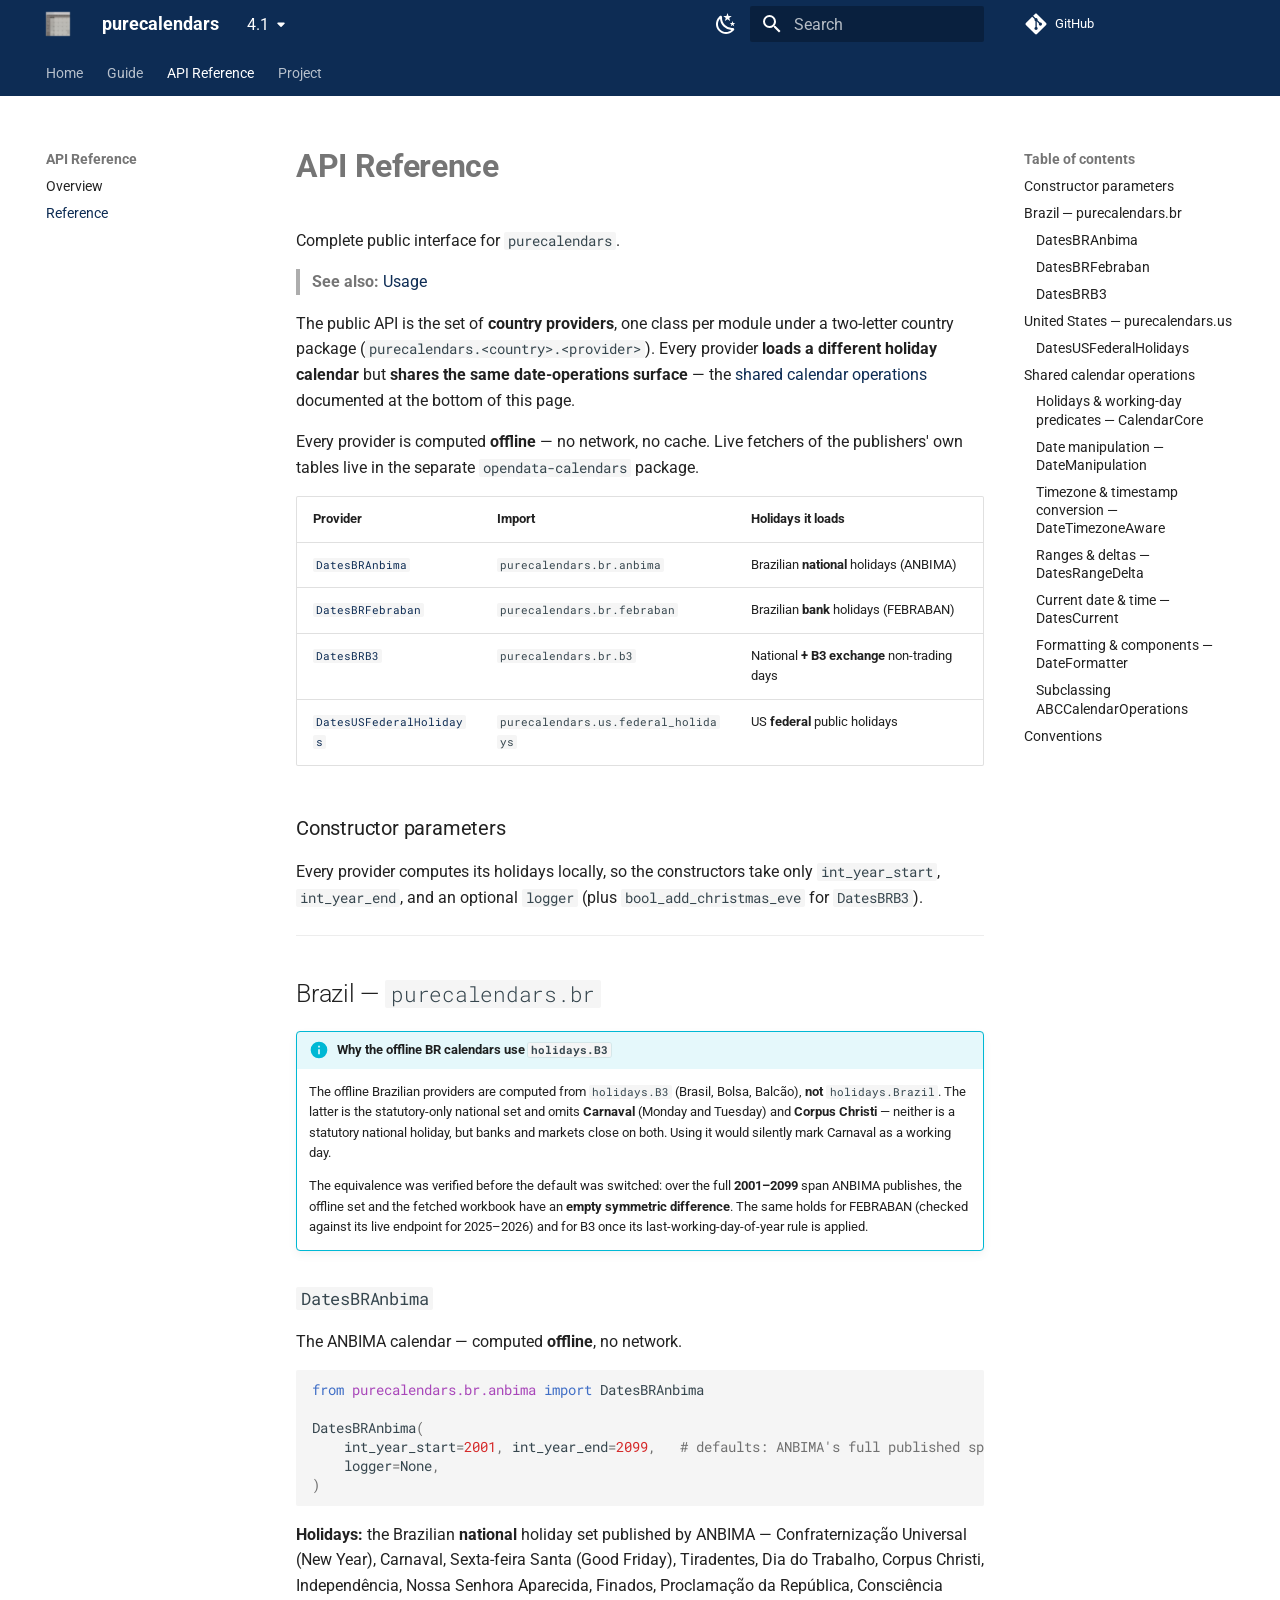
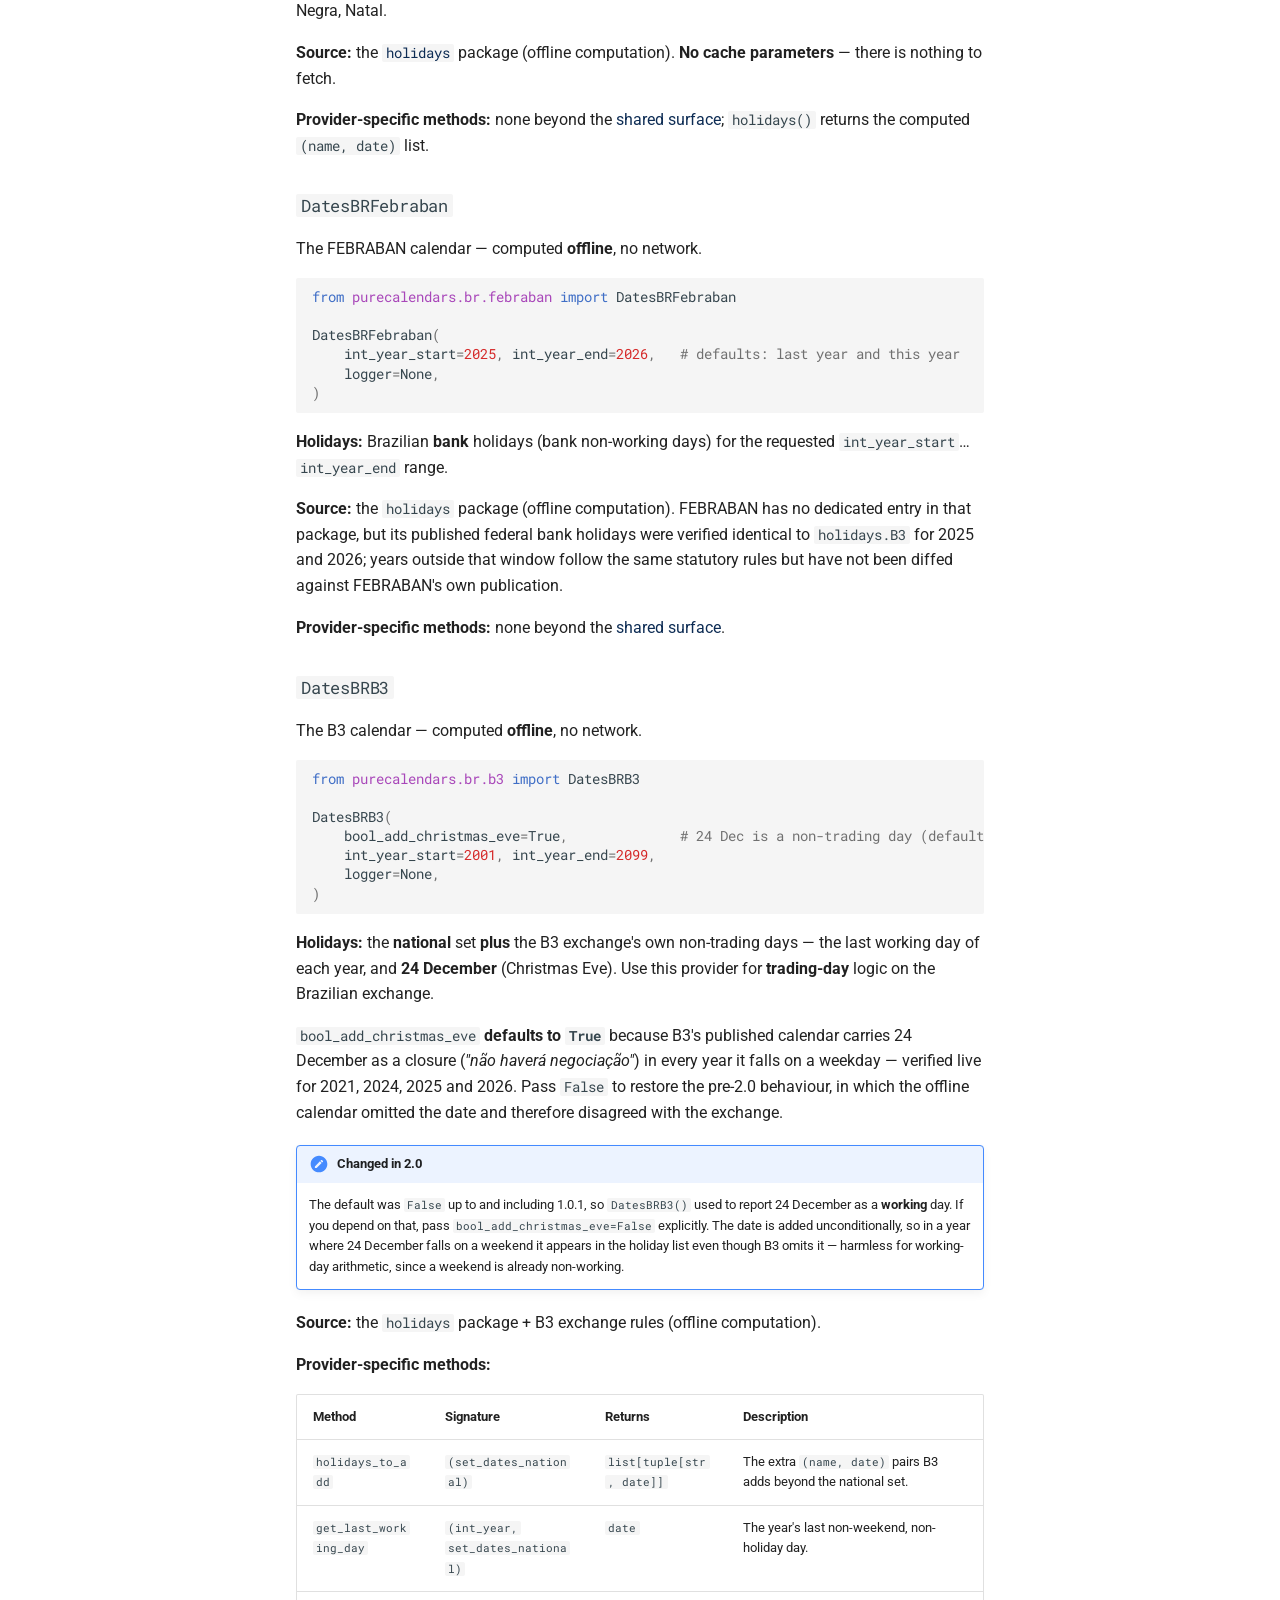
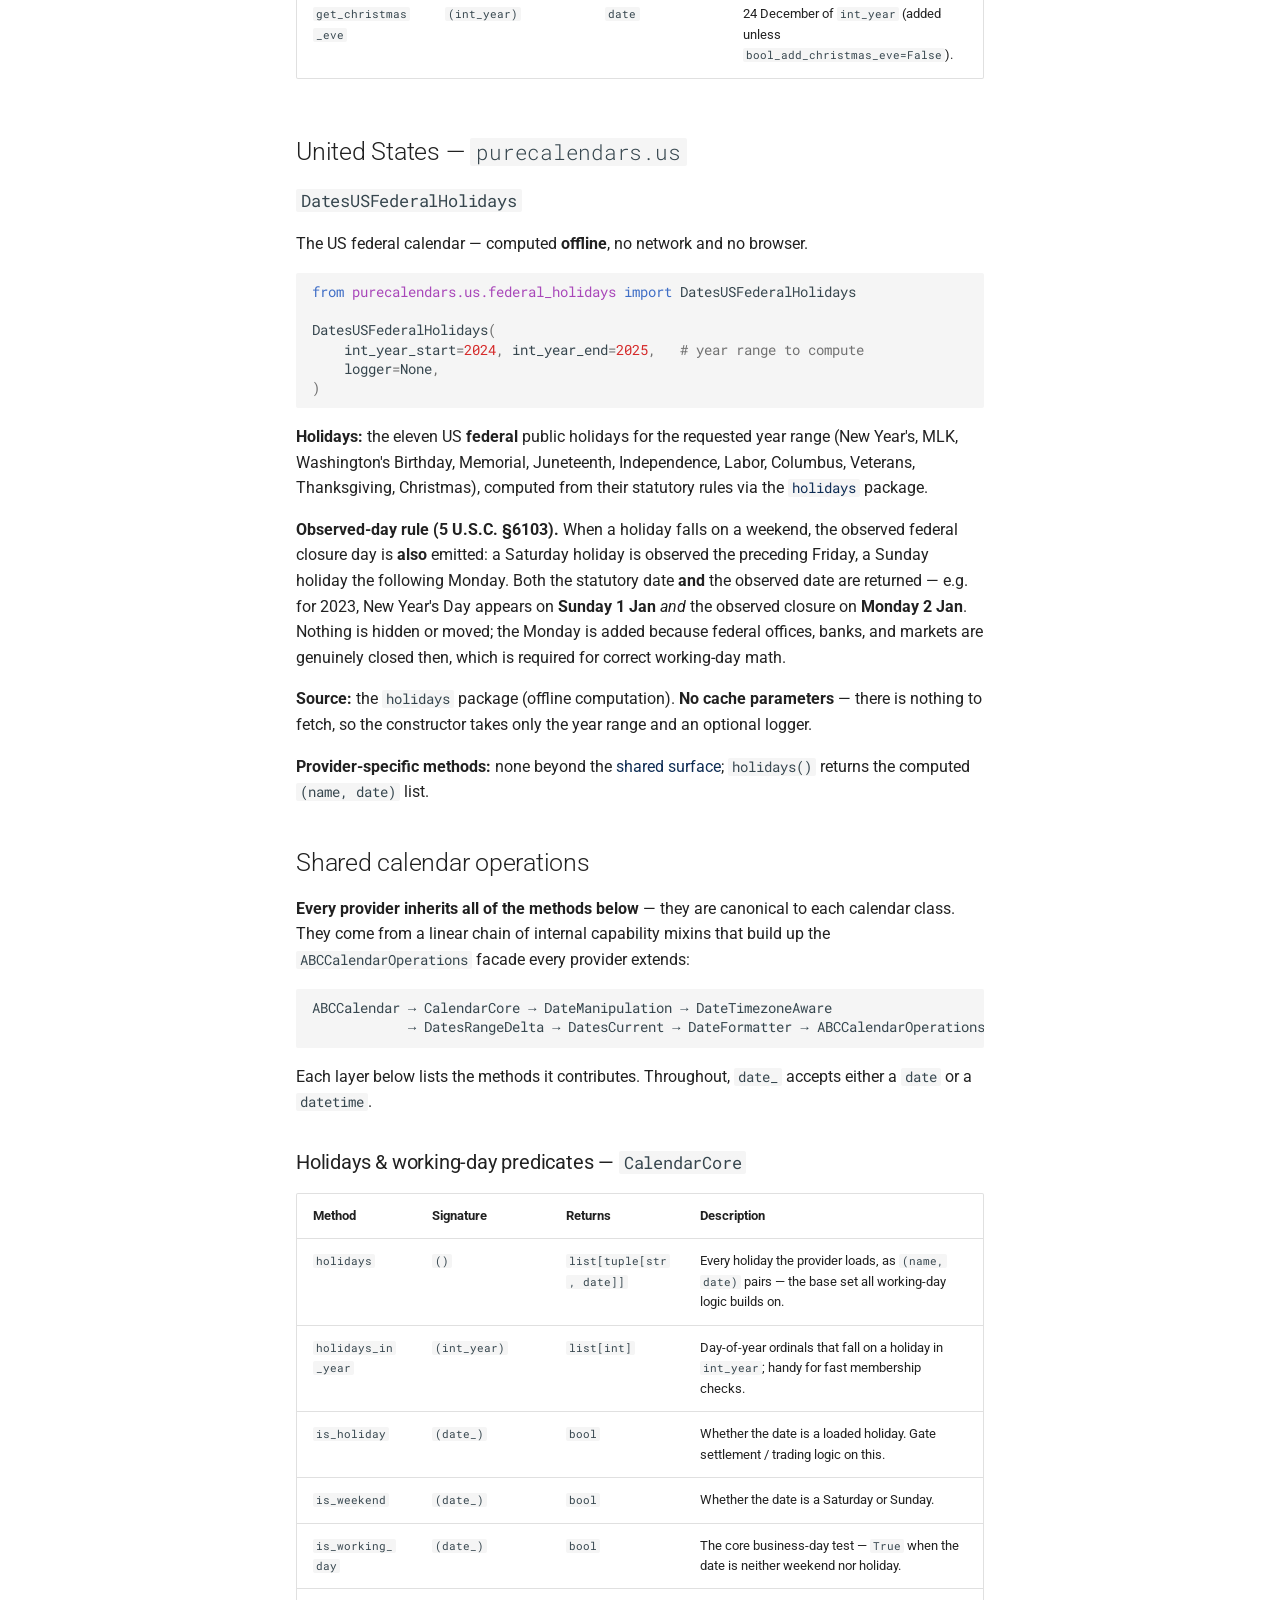
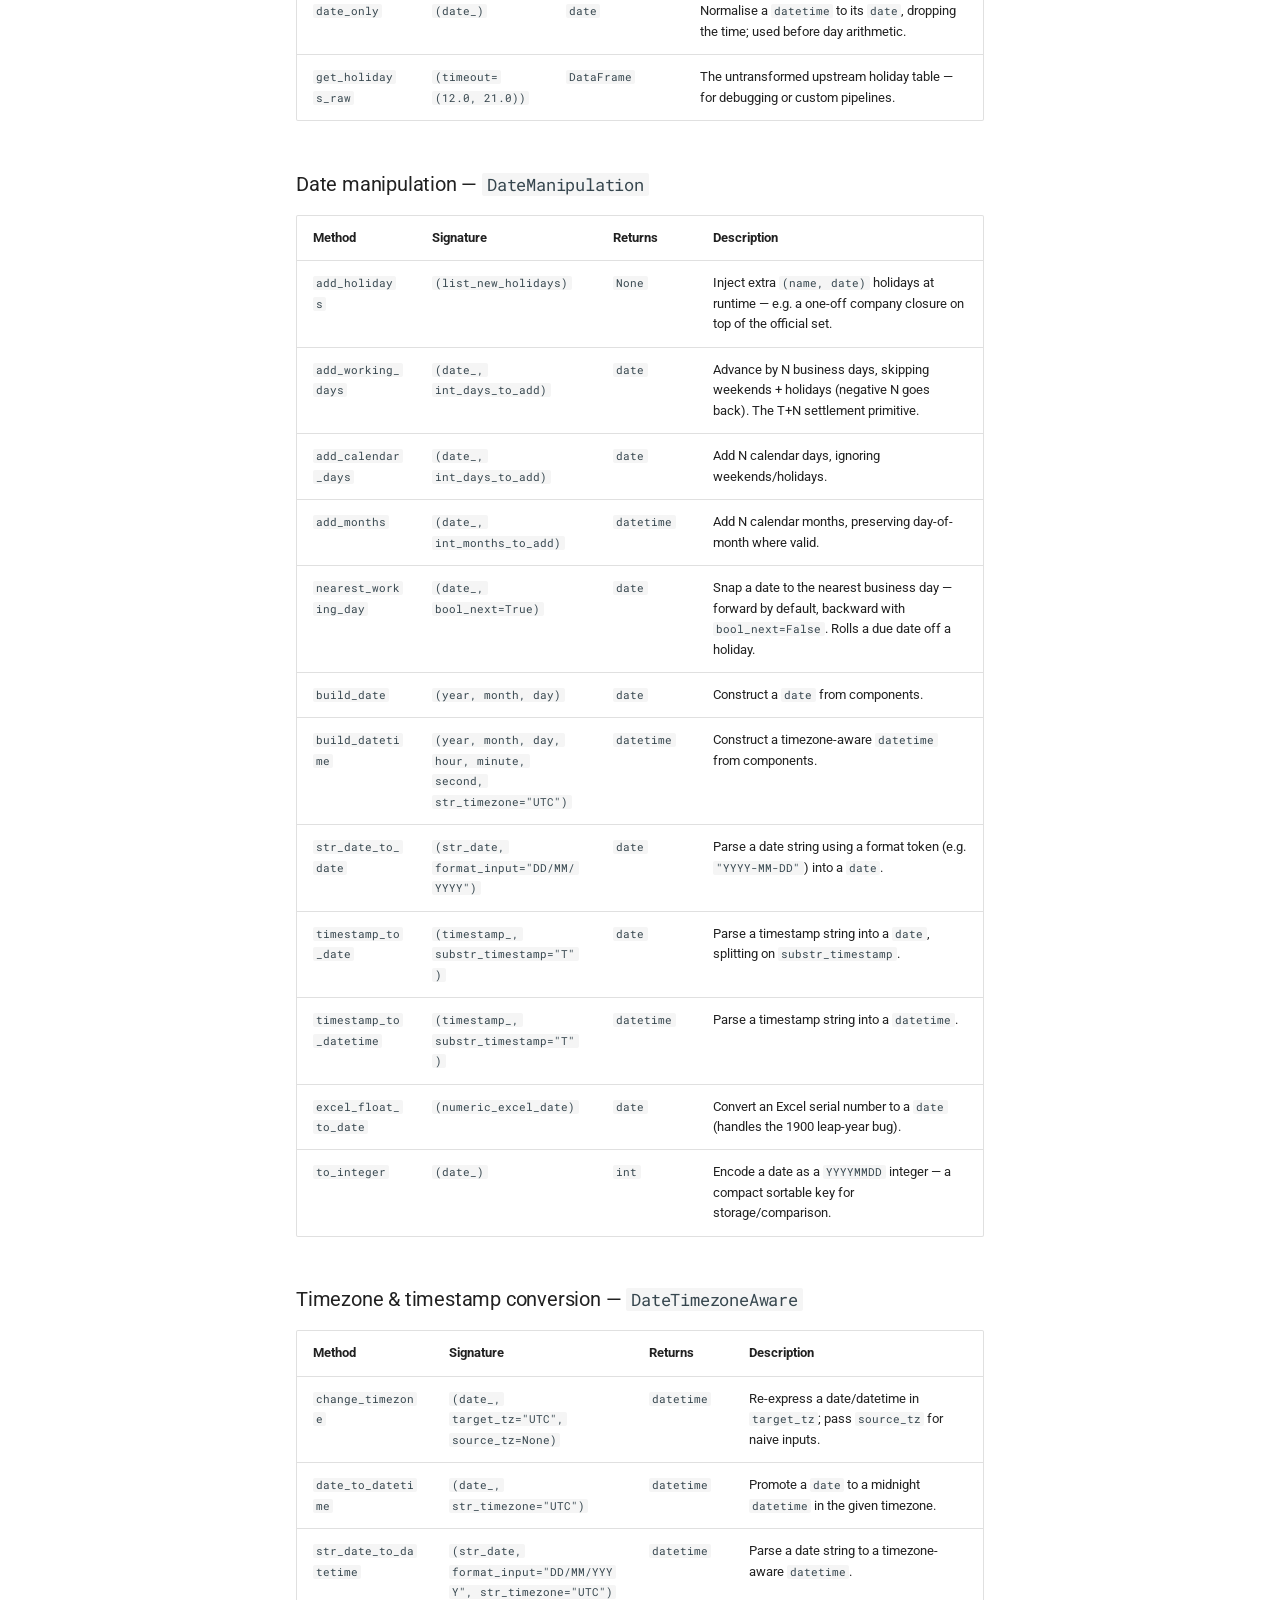
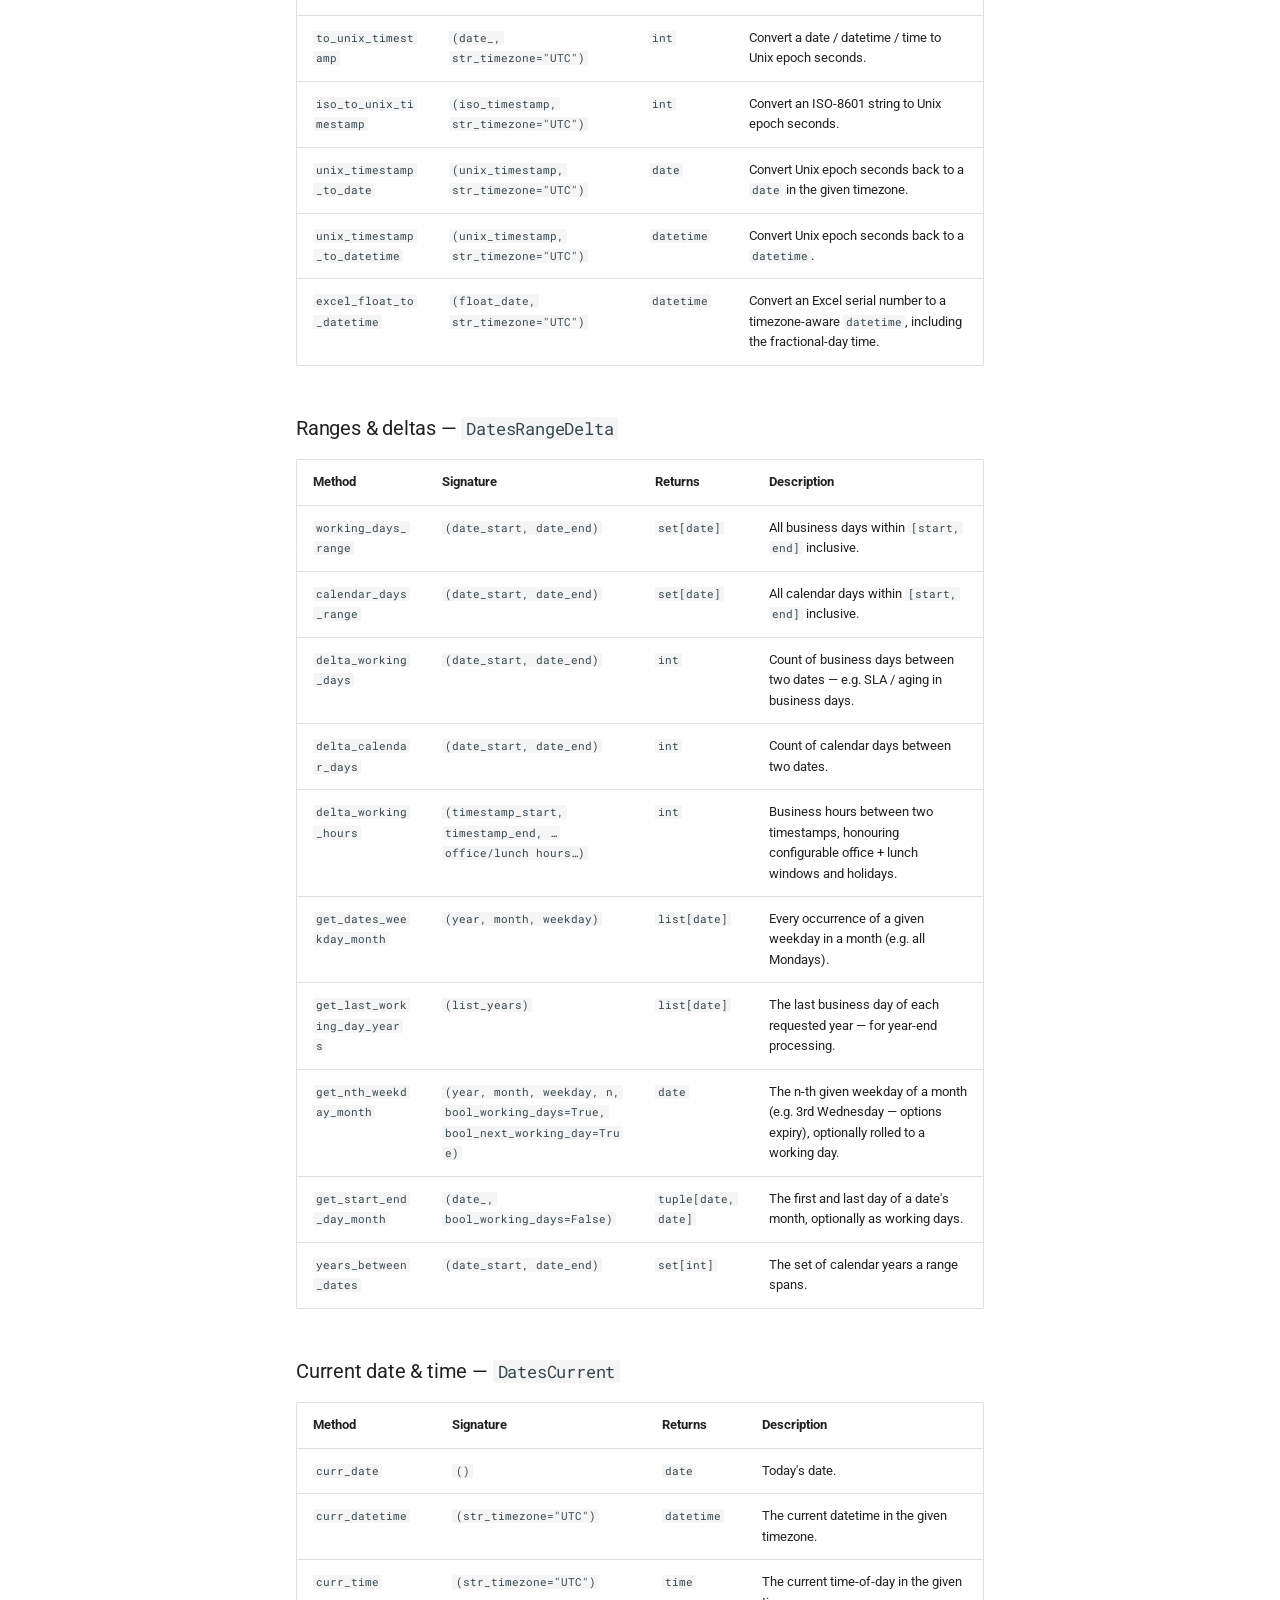
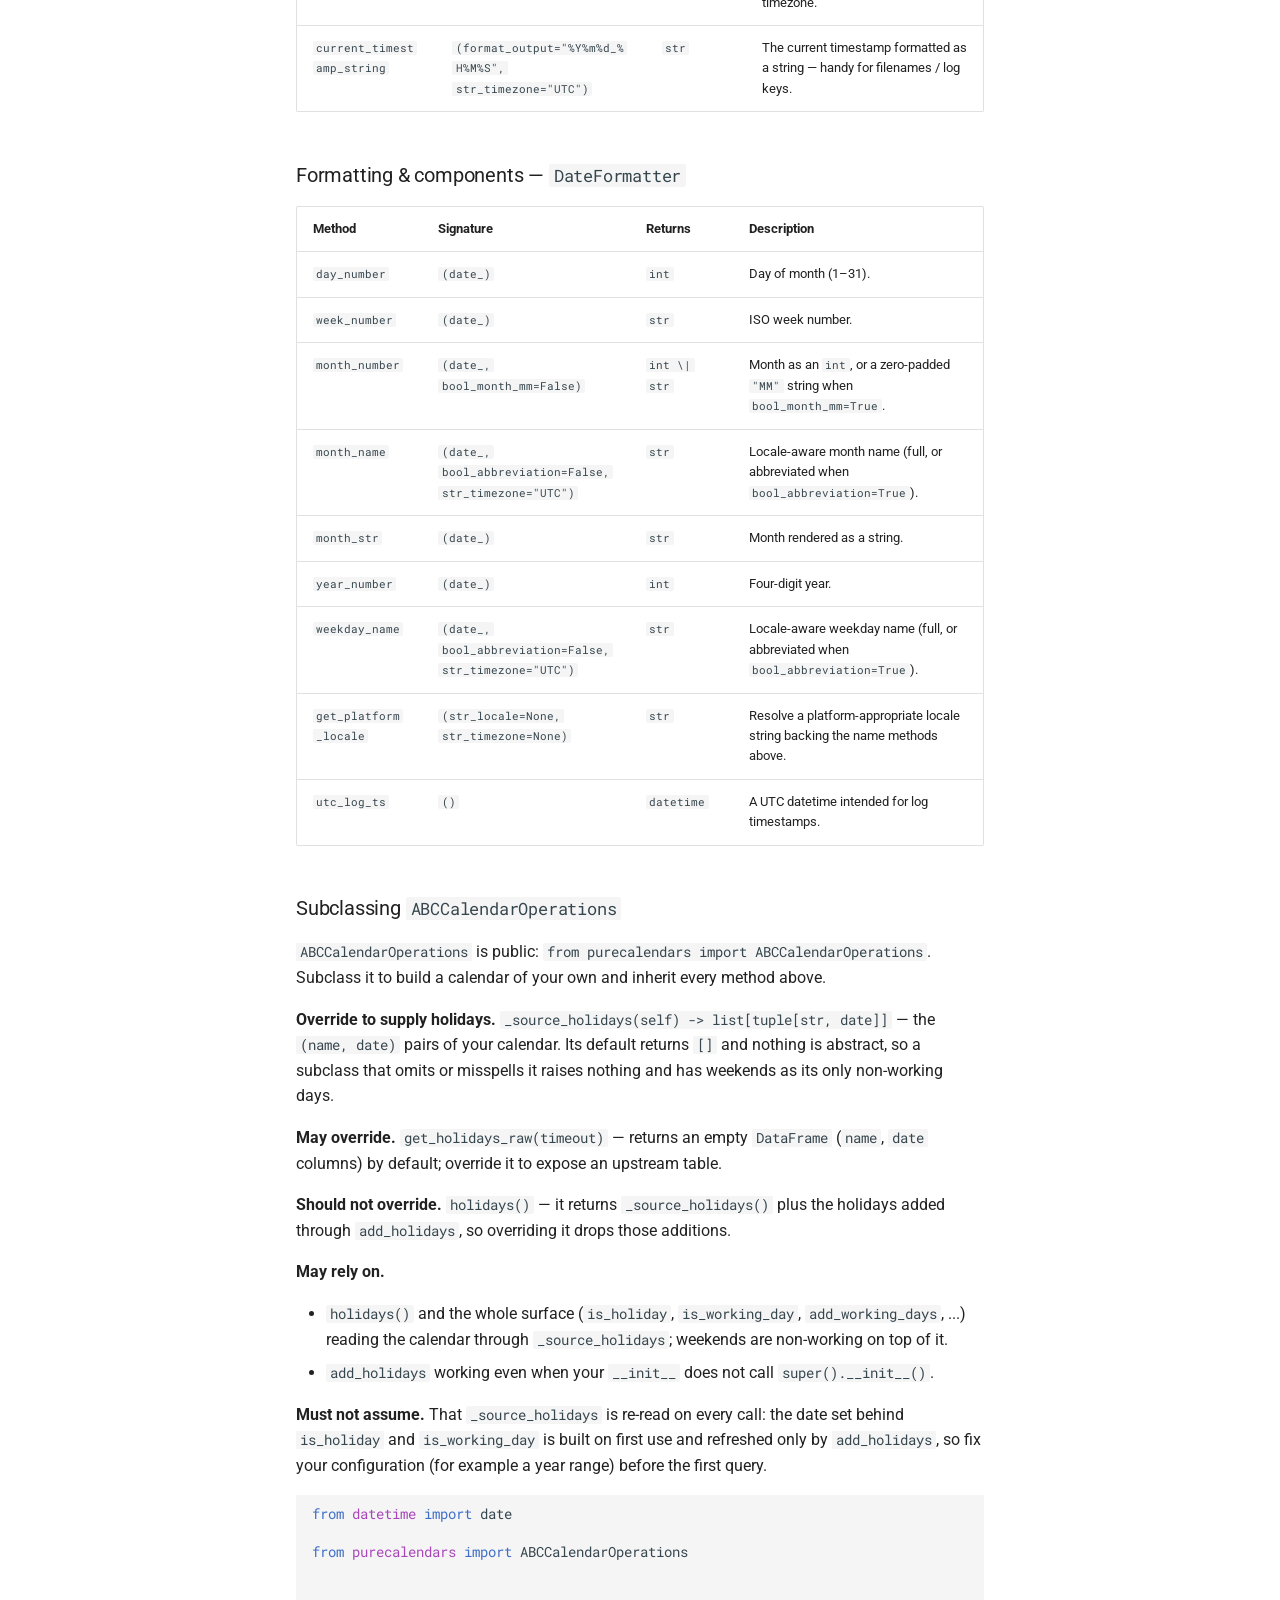
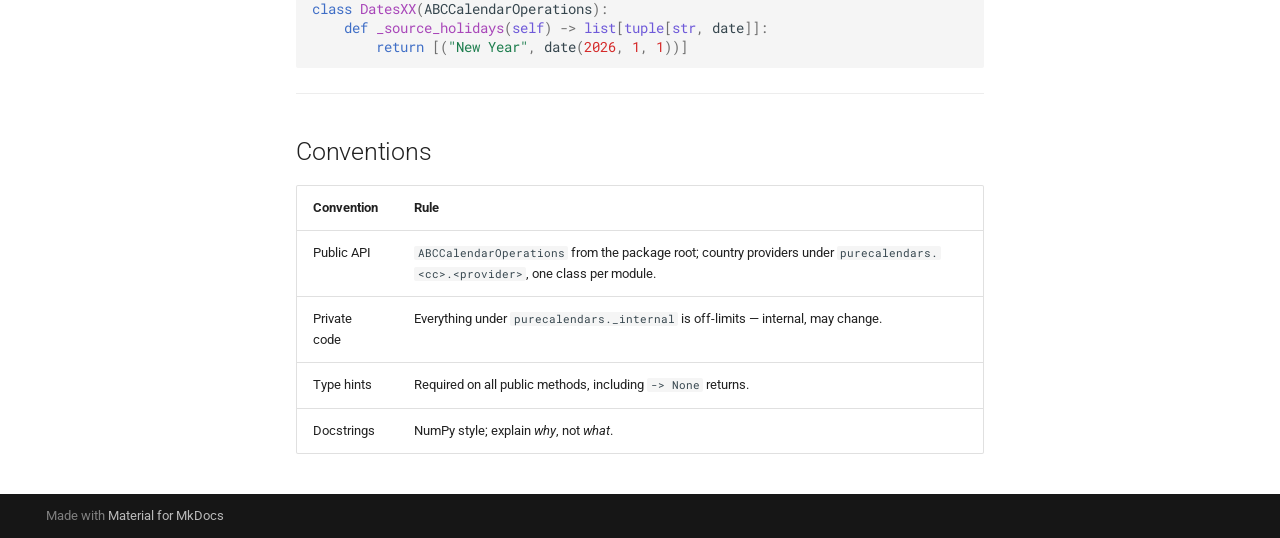
<file: 4.1/api/reference/index.html>
<!doctype html>
<html lang="en" class="no-js">
  <head>
    
      <meta charset="utf-8">
      <meta name="viewport" content="width=device-width,initial-scale=1">
      
        <meta name="description" content="Holiday calendars and business-day arithmetic for Brazilian and US markets, computed offline.">
      
      
      
      
        <link rel="prev" href="../">
      
      
        <link rel="next" href="../../faq/">
      
      
        
      
      
      <link rel="icon" href="../../assets/logo.png">
      <meta name="generator" content="mkdocs-1.6.1, mkdocs-material-9.8.2">
    
    
      
        <title>Reference - purecalendars</title>
      
    
    
      <link rel="stylesheet" href="../../assets/stylesheets/main.57a0d79d.min.css">
      
        
        <link rel="stylesheet" href="../../assets/stylesheets/palette.fb2fffe2.min.css">
      
      


    
    
      
    
    
      
        
        
        <link rel="preconnect" href="https://fonts.gstatic.com" crossorigin>
        <link rel="stylesheet" href="https://fonts.googleapis.com/css?family=Roboto:300,300i,400,400i,700,700i%7CRoboto+Mono:400,400i,700,700i&display=fallback">
        <style>:root{--md-text-font:"Roboto";--md-code-font:"Roboto Mono"}</style>
      
    
    
      <link rel="stylesheet" href="../../stylesheets/brand.css">
    
    <script>__md_scope=new URL("../..",location),__md_hash=e=>[...e].reduce(((e,_)=>(e<<5)-e+_.charCodeAt(0)),0),__md_get=(e,_=localStorage,t=__md_scope)=>JSON.parse(_.getItem(t.pathname+"."+e)),__md_set=(e,_,t=localStorage,a=__md_scope)=>{try{t.setItem(a.pathname+"."+e,JSON.stringify(_))}catch(e){}}</script>
    
      

    
    
  </head>
  
  
    
    
      
    
    
    
    
    <body dir="ltr" data-md-color-scheme="default" data-md-color-primary="custom" data-md-color-accent="indigo">
  
    
    <input class="md-toggle" data-md-toggle="drawer" type="checkbox" id="__drawer" autocomplete="off">
    <input class="md-toggle" data-md-toggle="search" type="checkbox" id="__search" autocomplete="off">
    <label class="md-overlay" for="__drawer"></label>
    <div data-md-component="skip">
      
        
        <a href="#api-reference" class="md-skip">
          Skip to content
        </a>
      
    </div>
    <div data-md-component="announce">
      
    </div>
    
      <div data-md-color-scheme="default" data-md-component="outdated" hidden>
        
      </div>
    
    
      

<header class="md-header" data-md-component="header">
  <nav class="md-header__inner md-grid" aria-label="Header">
    <a href="../.." title="purecalendars" class="md-header__button md-logo" aria-label="purecalendars" data-md-component="logo">
      
  <img src="../../assets/logo.png" alt="logo">

    </a>
    <label class="md-header__button md-icon" for="__drawer">
      
      <svg xmlns="http://www.w3.org/2000/svg" viewBox="0 0 24 24"><path d="M3 6h18v2H3zm0 5h18v2H3zm0 5h18v2H3z"/></svg>
    </label>
    <div class="md-header__title" data-md-component="header-title">
      <div class="md-header__ellipsis">
        <div class="md-header__topic">
          <span class="md-ellipsis">
            purecalendars
          </span>
        </div>
        <div class="md-header__topic" data-md-component="header-topic">
          <span class="md-ellipsis">
            
              Reference
            
          </span>
        </div>
      </div>
    </div>
    
      
        <form class="md-header__option" data-md-component="palette">
  
    
    
    
    <input class="md-option" data-md-color-media="" data-md-color-scheme="default" data-md-color-primary="custom" data-md-color-accent="indigo"  aria-label="Switch to dark mode"  type="radio" name="__palette" id="__palette_0">
    
      <label class="md-header__button md-icon" title="Switch to dark mode" for="__palette_1" hidden>
        <svg xmlns="http://www.w3.org/2000/svg" viewBox="0 0 24 24"><path d="m17.75 4.09-2.53 1.94.91 3.06-2.63-1.81-2.63 1.81.91-3.06-2.53-1.94L12.44 4l1.06-3 1.06 3zm3.5 6.91-1.64 1.25.59 1.98-1.7-1.17-1.7 1.17.59-1.98L15.75 11l2.06-.05L18.5 9l.69 1.95zm-2.28 4.95c.83-.08 1.72 1.1 1.19 1.85-.32.45-.66.87-1.08 1.27C15.17 23 8.84 23 4.94 19.07c-3.91-3.9-3.91-10.24 0-14.14.4-.4.82-.76 1.27-1.08.75-.53 1.93.36 1.85 1.19-.27 2.86.69 5.83 2.89 8.02a9.96 9.96 0 0 0 8.02 2.89m-1.64 2.02a12.08 12.08 0 0 1-7.8-3.47c-2.17-2.19-3.33-5-3.49-7.82-2.81 3.14-2.7 7.96.31 10.98 3.02 3.01 7.84 3.12 10.98.31"/></svg>
      </label>
    
  
    
    
    
    <input class="md-option" data-md-color-media="" data-md-color-scheme="slate" data-md-color-primary="custom" data-md-color-accent="indigo"  aria-label="Switch to light mode"  type="radio" name="__palette" id="__palette_1">
    
      <label class="md-header__button md-icon" title="Switch to light mode" for="__palette_0" hidden>
        <svg xmlns="http://www.w3.org/2000/svg" viewBox="0 0 24 24"><path d="m3.55 19.09 1.41 1.41 1.8-1.79-1.42-1.42M12 6c-3.31 0-6 2.69-6 6s2.69 6 6 6 6-2.69 6-6c0-3.32-2.69-6-6-6m8 7h3v-2h-3m-2.76 7.71 1.8 1.79 1.41-1.41-1.79-1.8M20.45 5l-1.41-1.4-1.8 1.79 1.42 1.42M13 1h-2v3h2M6.76 5.39 4.96 3.6 3.55 5l1.79 1.81zM1 13h3v-2H1m12 9h-2v3h2"/></svg>
      </label>
    
  
</form>
      
    
    
      <script>var palette=__md_get("__palette");if(palette&&palette.color){if("(prefers-color-scheme)"===palette.color.media){var media=matchMedia("(prefers-color-scheme: light)"),input=document.querySelector(media.matches?"[data-md-color-media='(prefers-color-scheme: light)']":"[data-md-color-media='(prefers-color-scheme: dark)']");palette.color.media=input.getAttribute("data-md-color-media"),palette.color.scheme=input.getAttribute("data-md-color-scheme"),palette.color.primary=input.getAttribute("data-md-color-primary"),palette.color.accent=input.getAttribute("data-md-color-accent")}for(var[key,value]of Object.entries(palette.color))document.body.setAttribute("data-md-color-"+key,value)}</script>
    
    
    
      
      
        <label class="md-header__button md-icon" for="__search">
          
          <svg xmlns="http://www.w3.org/2000/svg" viewBox="0 0 24 24"><path d="M9.5 3A6.5 6.5 0 0 1 16 9.5c0 1.61-.59 3.09-1.56 4.23l.27.27h.79l5 5-1.5 1.5-5-5v-.79l-.27-.27A6.52 6.52 0 0 1 9.5 16 6.5 6.5 0 0 1 3 9.5 6.5 6.5 0 0 1 9.5 3m0 2C7 5 5 7 5 9.5S7 14 9.5 14 14 12 14 9.5 12 5 9.5 5"/></svg>
        </label>
        <div class="md-search" data-md-component="search" role="dialog">
  <label class="md-search__overlay" for="__search"></label>
  <div class="md-search__inner" role="search">
    <form class="md-search__form" name="search">
      <input type="text" class="md-search__input" name="query" aria-label="Search" placeholder="Search" autocapitalize="off" autocorrect="off" autocomplete="off" spellcheck="false" data-md-component="search-query" required>
      <label class="md-search__icon md-icon" for="__search">
        
        <svg xmlns="http://www.w3.org/2000/svg" viewBox="0 0 24 24"><path d="M9.5 3A6.5 6.5 0 0 1 16 9.5c0 1.61-.59 3.09-1.56 4.23l.27.27h.79l5 5-1.5 1.5-5-5v-.79l-.27-.27A6.52 6.52 0 0 1 9.5 16 6.5 6.5 0 0 1 3 9.5 6.5 6.5 0 0 1 9.5 3m0 2C7 5 5 7 5 9.5S7 14 9.5 14 14 12 14 9.5 12 5 9.5 5"/></svg>
        
        <svg xmlns="http://www.w3.org/2000/svg" viewBox="0 0 24 24"><path d="M20 11v2H8l5.5 5.5-1.42 1.42L4.16 12l7.92-7.92L13.5 5.5 8 11z"/></svg>
      </label>
      <nav class="md-search__options" aria-label="Search">
        
        <button type="reset" class="md-search__icon md-icon" title="Clear" aria-label="Clear" tabindex="-1">
          
          <svg xmlns="http://www.w3.org/2000/svg" viewBox="0 0 24 24"><path d="M19 6.41 17.59 5 12 10.59 6.41 5 5 6.41 10.59 12 5 17.59 6.41 19 12 13.41 17.59 19 19 17.59 13.41 12z"/></svg>
        </button>
      </nav>
      
    </form>
    <div class="md-search__output">
      <div class="md-search__scrollwrap" tabindex="0" data-md-scrollfix>
        <div class="md-search-result" data-md-component="search-result">
          <div class="md-search-result__meta">
            Initializing search
          </div>
          <ol class="md-search-result__list" role="presentation"></ol>
        </div>
      </div>
    </div>
  </div>
</div>
      
    
    
      <div class="md-header__source">
        <a href="https://github.com/guilhermegor/purecalendars" title="Go to repository" class="md-source" data-md-component="source">
  <div class="md-source__icon md-icon">
    
    <svg xmlns="http://www.w3.org/2000/svg" viewBox="0 0 448 512"><!--! Font Awesome Free 7.1.0 by @fontawesome - https://fontawesome.com License - https://fontawesome.com/license/free (Icons: CC BY 4.0, Fonts: SIL OFL 1.1, Code: MIT License) Copyright 2025 Fonticons, Inc.--><path d="M439.6 236.1 244 40.5c-5.4-5.5-12.8-8.5-20.4-8.5s-15 3-20.4 8.4L162.5 81l51.5 51.5c27.1-9.1 52.7 16.8 43.4 43.7l49.7 49.7c34.2-11.8 61.2 31 35.5 56.7-26.5 26.5-70.2-2.9-56-37.3L240.3 199v121.9c25.3 12.5 22.3 41.8 9.1 55-6.4 6.4-15.2 10.1-24.3 10.1s-17.8-3.6-24.3-10.1c-17.6-17.6-11.1-46.9 11.2-56v-123c-20.8-8.5-24.6-30.7-18.6-45L142.6 101 8.5 235.1C3 240.6 0 247.9 0 255.5s3 15 8.5 20.4l195.6 195.7c5.4 5.4 12.7 8.4 20.4 8.4s15-3 20.4-8.4l194.7-194.7c5.4-5.4 8.4-12.8 8.4-20.4s-3-15-8.4-20.4"/></svg>
  </div>
  <div class="md-source__repository">
    GitHub
  </div>
</a>
      </div>
    
  </nav>
  
</header>
    
    <div class="md-container" data-md-component="container">
      
      
        
          
            
<nav class="md-tabs" aria-label="Tabs" data-md-component="tabs">
  <div class="md-grid">
    <ul class="md-tabs__list">
      
        
  
  
  
  
    <li class="md-tabs__item">
      <a href="../.." class="md-tabs__link">
        
  
  
    
  
  Home

      </a>
    </li>
  

      
        
  
  
  
  
    
    
      <li class="md-tabs__item">
        <a href="../../usage/" class="md-tabs__link">
          
  
  
  Guide

        </a>
      </li>
    
  

      
        
  
  
  
    
  
  
    
    
      <li class="md-tabs__item md-tabs__item--active">
        <a href="../" class="md-tabs__link">
          
  
  
  API Reference

        </a>
      </li>
    
  

      
        
  
  
  
  
    
    
      <li class="md-tabs__item">
        <a href="../../faq/" class="md-tabs__link">
          
  
  
  Project

        </a>
      </li>
    
  

      
    </ul>
  </div>
</nav>
          
        
      
      <main class="md-main" data-md-component="main">
        <div class="md-main__inner md-grid">
          
            
              
              <div class="md-sidebar md-sidebar--primary" data-md-component="sidebar" data-md-type="navigation" >
                <div class="md-sidebar__scrollwrap">
                  <div class="md-sidebar__inner">
                    


  


<nav class="md-nav md-nav--primary md-nav--lifted" aria-label="Navigation" data-md-level="0">
  <label class="md-nav__title" for="__drawer">
    <a href="../.." title="purecalendars" class="md-nav__button md-logo" aria-label="purecalendars" data-md-component="logo">
      
  <img src="../../assets/logo.png" alt="logo">

    </a>
    purecalendars
  </label>
  
    <div class="md-nav__source">
      <a href="https://github.com/guilhermegor/purecalendars" title="Go to repository" class="md-source" data-md-component="source">
  <div class="md-source__icon md-icon">
    
    <svg xmlns="http://www.w3.org/2000/svg" viewBox="0 0 448 512"><!--! Font Awesome Free 7.1.0 by @fontawesome - https://fontawesome.com License - https://fontawesome.com/license/free (Icons: CC BY 4.0, Fonts: SIL OFL 1.1, Code: MIT License) Copyright 2025 Fonticons, Inc.--><path d="M439.6 236.1 244 40.5c-5.4-5.5-12.8-8.5-20.4-8.5s-15 3-20.4 8.4L162.5 81l51.5 51.5c27.1-9.1 52.7 16.8 43.4 43.7l49.7 49.7c34.2-11.8 61.2 31 35.5 56.7-26.5 26.5-70.2-2.9-56-37.3L240.3 199v121.9c25.3 12.5 22.3 41.8 9.1 55-6.4 6.4-15.2 10.1-24.3 10.1s-17.8-3.6-24.3-10.1c-17.6-17.6-11.1-46.9 11.2-56v-123c-20.8-8.5-24.6-30.7-18.6-45L142.6 101 8.5 235.1C3 240.6 0 247.9 0 255.5s3 15 8.5 20.4l195.6 195.7c5.4 5.4 12.7 8.4 20.4 8.4s15-3 20.4-8.4l194.7-194.7c5.4-5.4 8.4-12.8 8.4-20.4s-3-15-8.4-20.4"/></svg>
  </div>
  <div class="md-source__repository">
    GitHub
  </div>
</a>
    </div>
  
  <ul class="md-nav__list" data-md-scrollfix>
    
      
      
  
  
  
  
    <li class="md-nav__item">
      <a href="../.." class="md-nav__link">
        
  
  
  <span class="md-ellipsis">
    
  
    Home
  

    
  </span>
  
  

      </a>
    </li>
  

    
      
      
  
  
  
  
    
    
    
    
      
      
        
      
    
    
    <li class="md-nav__item md-nav__item--nested">
      
        
        
        <input class="md-nav__toggle md-toggle " type="checkbox" id="__nav_2" >
        
          
          <label class="md-nav__link" for="__nav_2" id="__nav_2_label" tabindex="0">
            
  
  
  <span class="md-ellipsis">
    
  
    Guide
  

    
  </span>
  
  

            <span class="md-nav__icon md-icon"></span>
          </label>
        
        <nav class="md-nav" data-md-level="1" aria-labelledby="__nav_2_label" aria-expanded="false">
          <label class="md-nav__title" for="__nav_2">
            <span class="md-nav__icon md-icon"></span>
            
  
    Guide
  

          </label>
          <ul class="md-nav__list" data-md-scrollfix>
            
              
                
  
  
  
  
    <li class="md-nav__item">
      <a href="../../usage/" class="md-nav__link">
        
  
  
  <span class="md-ellipsis">
    
  
    Usage
  

    
  </span>
  
  

      </a>
    </li>
  

              
            
              
                
  
  
  
  
    <li class="md-nav__item">
      <a href="../../examples/" class="md-nav__link">
        
  
  
  <span class="md-ellipsis">
    
  
    Examples
  

    
  </span>
  
  

      </a>
    </li>
  

              
            
          </ul>
        </nav>
      
    </li>
  

    
      
      
  
  
    
  
  
  
    
    
    
    
      
        
        
      
      
        
      
    
    
    <li class="md-nav__item md-nav__item--active md-nav__item--section md-nav__item--nested">
      
        
        
        <input class="md-nav__toggle md-toggle " type="checkbox" id="__nav_3" checked>
        
          
          <label class="md-nav__link" for="__nav_3" id="__nav_3_label" tabindex="">
            
  
  
  <span class="md-ellipsis">
    
  
    API Reference
  

    
  </span>
  
  

            <span class="md-nav__icon md-icon"></span>
          </label>
        
        <nav class="md-nav" data-md-level="1" aria-labelledby="__nav_3_label" aria-expanded="true">
          <label class="md-nav__title" for="__nav_3">
            <span class="md-nav__icon md-icon"></span>
            
  
    API Reference
  

          </label>
          <ul class="md-nav__list" data-md-scrollfix>
            
              
                
  
  
  
  
    <li class="md-nav__item">
      <a href="../" class="md-nav__link">
        
  
  
  <span class="md-ellipsis">
    
  
    Overview
  

    
  </span>
  
  

      </a>
    </li>
  

              
            
              
                
  
  
    
  
  
  
    <li class="md-nav__item md-nav__item--active">
      
      <input class="md-nav__toggle md-toggle" type="checkbox" id="__toc">
      
      
        
      
      
        <label class="md-nav__link md-nav__link--active" for="__toc">
          
  
  
  <span class="md-ellipsis">
    
  
    Reference
  

    
  </span>
  
  

          <span class="md-nav__icon md-icon"></span>
        </label>
      
      <a href="./" class="md-nav__link md-nav__link--active">
        
  
  
  <span class="md-ellipsis">
    
  
    Reference
  

    
  </span>
  
  

      </a>
      
        

<nav class="md-nav md-nav--secondary" aria-label="Table of contents">
  
  
  
    
  
  
    <label class="md-nav__title" for="__toc">
      <span class="md-nav__icon md-icon"></span>
      Table of contents
    </label>
    <ul class="md-nav__list" data-md-component="toc" data-md-scrollfix>
      
        <li class="md-nav__item">
  <a href="#constructor-parameters" class="md-nav__link">
    <span class="md-ellipsis">
      
        Constructor parameters
      
    </span>
  </a>
  
</li>
      
        <li class="md-nav__item">
  <a href="#brazil-purecalendarsbr" class="md-nav__link">
    <span class="md-ellipsis">
      
        Brazil — purecalendars.br
      
    </span>
  </a>
  
    <nav class="md-nav" aria-label="Brazil — purecalendars.br">
      <ul class="md-nav__list">
        
          <li class="md-nav__item">
  <a href="#datesbranbima" class="md-nav__link">
    <span class="md-ellipsis">
      
        DatesBRAnbima
      
    </span>
  </a>
  
</li>
        
          <li class="md-nav__item">
  <a href="#datesbrfebraban" class="md-nav__link">
    <span class="md-ellipsis">
      
        DatesBRFebraban
      
    </span>
  </a>
  
</li>
        
          <li class="md-nav__item">
  <a href="#datesbrb3" class="md-nav__link">
    <span class="md-ellipsis">
      
        DatesBRB3
      
    </span>
  </a>
  
</li>
        
      </ul>
    </nav>
  
</li>
      
        <li class="md-nav__item">
  <a href="#united-states-purecalendarsus" class="md-nav__link">
    <span class="md-ellipsis">
      
        United States — purecalendars.us
      
    </span>
  </a>
  
    <nav class="md-nav" aria-label="United States — purecalendars.us">
      <ul class="md-nav__list">
        
          <li class="md-nav__item">
  <a href="#datesusfederalholidays" class="md-nav__link">
    <span class="md-ellipsis">
      
        DatesUSFederalHolidays
      
    </span>
  </a>
  
</li>
        
      </ul>
    </nav>
  
</li>
      
        <li class="md-nav__item">
  <a href="#shared-calendar-operations" class="md-nav__link">
    <span class="md-ellipsis">
      
        Shared calendar operations
      
    </span>
  </a>
  
    <nav class="md-nav" aria-label="Shared calendar operations">
      <ul class="md-nav__list">
        
          <li class="md-nav__item">
  <a href="#holidays-working-day-predicates-calendarcore" class="md-nav__link">
    <span class="md-ellipsis">
      
        Holidays &amp; working-day predicates — CalendarCore
      
    </span>
  </a>
  
</li>
        
          <li class="md-nav__item">
  <a href="#date-manipulation-datemanipulation" class="md-nav__link">
    <span class="md-ellipsis">
      
        Date manipulation — DateManipulation
      
    </span>
  </a>
  
</li>
        
          <li class="md-nav__item">
  <a href="#timezone-timestamp-conversion-datetimezoneaware" class="md-nav__link">
    <span class="md-ellipsis">
      
        Timezone &amp; timestamp conversion — DateTimezoneAware
      
    </span>
  </a>
  
</li>
        
          <li class="md-nav__item">
  <a href="#ranges-deltas-datesrangedelta" class="md-nav__link">
    <span class="md-ellipsis">
      
        Ranges &amp; deltas — DatesRangeDelta
      
    </span>
  </a>
  
</li>
        
          <li class="md-nav__item">
  <a href="#current-date-time-datescurrent" class="md-nav__link">
    <span class="md-ellipsis">
      
        Current date &amp; time — DatesCurrent
      
    </span>
  </a>
  
</li>
        
          <li class="md-nav__item">
  <a href="#formatting-components-dateformatter" class="md-nav__link">
    <span class="md-ellipsis">
      
        Formatting &amp; components — DateFormatter
      
    </span>
  </a>
  
</li>
        
          <li class="md-nav__item">
  <a href="#subclassing-abccalendaroperations" class="md-nav__link">
    <span class="md-ellipsis">
      
        Subclassing ABCCalendarOperations
      
    </span>
  </a>
  
</li>
        
      </ul>
    </nav>
  
</li>
      
        <li class="md-nav__item">
  <a href="#conventions" class="md-nav__link">
    <span class="md-ellipsis">
      
        Conventions
      
    </span>
  </a>
  
</li>
      
    </ul>
  
</nav>
      
    </li>
  

              
            
          </ul>
        </nav>
      
    </li>
  

    
      
      
  
  
  
  
    
    
    
    
      
      
        
      
    
    
    <li class="md-nav__item md-nav__item--nested">
      
        
        
        <input class="md-nav__toggle md-toggle " type="checkbox" id="__nav_4" >
        
          
          <label class="md-nav__link" for="__nav_4" id="__nav_4_label" tabindex="0">
            
  
  
  <span class="md-ellipsis">
    
  
    Project
  

    
  </span>
  
  

            <span class="md-nav__icon md-icon"></span>
          </label>
        
        <nav class="md-nav" data-md-level="1" aria-labelledby="__nav_4_label" aria-expanded="false">
          <label class="md-nav__title" for="__nav_4">
            <span class="md-nav__icon md-icon"></span>
            
  
    Project
  

          </label>
          <ul class="md-nav__list" data-md-scrollfix>
            
              
                
  
  
  
  
    <li class="md-nav__item">
      <a href="../../faq/" class="md-nav__link">
        
  
  
  <span class="md-ellipsis">
    
  
    FAQ
  

    
  </span>
  
  

      </a>
    </li>
  

              
            
              
                
  
  
  
  
    <li class="md-nav__item">
      <a href="../../contributing/" class="md-nav__link">
        
  
  
  <span class="md-ellipsis">
    
  
    Contributing
  

    
  </span>
  
  

      </a>
    </li>
  

              
            
              
                
  
  
  
  
    <li class="md-nav__item">
      <a href="../../changelog/" class="md-nav__link">
        
  
  
  <span class="md-ellipsis">
    
  
    Changelog
  

    
  </span>
  
  

      </a>
    </li>
  

              
            
              
                
  
  
  
  
    <li class="md-nav__item">
      <a href="../../incidents/" class="md-nav__link">
        
  
  
  <span class="md-ellipsis">
    
  
    Incidents
  

    
  </span>
  
  

      </a>
    </li>
  

              
            
              
                
  
  
  
  
    <li class="md-nav__item">
      <a href="../../template-updates/" class="md-nav__link">
        
  
  
  <span class="md-ellipsis">
    
  
    Template updates
  

    
  </span>
  
  

      </a>
    </li>
  

              
            
          </ul>
        </nav>
      
    </li>
  

    
  </ul>
</nav>
                  </div>
                </div>
              </div>
            
            
              
              <div class="md-sidebar md-sidebar--secondary" data-md-component="sidebar" data-md-type="toc" >
                <div class="md-sidebar__scrollwrap">
                  <div class="md-sidebar__inner">
                    

<nav class="md-nav md-nav--secondary" aria-label="Table of contents">
  
  
  
    
  
  
    <label class="md-nav__title" for="__toc">
      <span class="md-nav__icon md-icon"></span>
      Table of contents
    </label>
    <ul class="md-nav__list" data-md-component="toc" data-md-scrollfix>
      
        <li class="md-nav__item">
  <a href="#constructor-parameters" class="md-nav__link">
    <span class="md-ellipsis">
      
        Constructor parameters
      
    </span>
  </a>
  
</li>
      
        <li class="md-nav__item">
  <a href="#brazil-purecalendarsbr" class="md-nav__link">
    <span class="md-ellipsis">
      
        Brazil — purecalendars.br
      
    </span>
  </a>
  
    <nav class="md-nav" aria-label="Brazil — purecalendars.br">
      <ul class="md-nav__list">
        
          <li class="md-nav__item">
  <a href="#datesbranbima" class="md-nav__link">
    <span class="md-ellipsis">
      
        DatesBRAnbima
      
    </span>
  </a>
  
</li>
        
          <li class="md-nav__item">
  <a href="#datesbrfebraban" class="md-nav__link">
    <span class="md-ellipsis">
      
        DatesBRFebraban
      
    </span>
  </a>
  
</li>
        
          <li class="md-nav__item">
  <a href="#datesbrb3" class="md-nav__link">
    <span class="md-ellipsis">
      
        DatesBRB3
      
    </span>
  </a>
  
</li>
        
      </ul>
    </nav>
  
</li>
      
        <li class="md-nav__item">
  <a href="#united-states-purecalendarsus" class="md-nav__link">
    <span class="md-ellipsis">
      
        United States — purecalendars.us
      
    </span>
  </a>
  
    <nav class="md-nav" aria-label="United States — purecalendars.us">
      <ul class="md-nav__list">
        
          <li class="md-nav__item">
  <a href="#datesusfederalholidays" class="md-nav__link">
    <span class="md-ellipsis">
      
        DatesUSFederalHolidays
      
    </span>
  </a>
  
</li>
        
      </ul>
    </nav>
  
</li>
      
        <li class="md-nav__item">
  <a href="#shared-calendar-operations" class="md-nav__link">
    <span class="md-ellipsis">
      
        Shared calendar operations
      
    </span>
  </a>
  
    <nav class="md-nav" aria-label="Shared calendar operations">
      <ul class="md-nav__list">
        
          <li class="md-nav__item">
  <a href="#holidays-working-day-predicates-calendarcore" class="md-nav__link">
    <span class="md-ellipsis">
      
        Holidays &amp; working-day predicates — CalendarCore
      
    </span>
  </a>
  
</li>
        
          <li class="md-nav__item">
  <a href="#date-manipulation-datemanipulation" class="md-nav__link">
    <span class="md-ellipsis">
      
        Date manipulation — DateManipulation
      
    </span>
  </a>
  
</li>
        
          <li class="md-nav__item">
  <a href="#timezone-timestamp-conversion-datetimezoneaware" class="md-nav__link">
    <span class="md-ellipsis">
      
        Timezone &amp; timestamp conversion — DateTimezoneAware
      
    </span>
  </a>
  
</li>
        
          <li class="md-nav__item">
  <a href="#ranges-deltas-datesrangedelta" class="md-nav__link">
    <span class="md-ellipsis">
      
        Ranges &amp; deltas — DatesRangeDelta
      
    </span>
  </a>
  
</li>
        
          <li class="md-nav__item">
  <a href="#current-date-time-datescurrent" class="md-nav__link">
    <span class="md-ellipsis">
      
        Current date &amp; time — DatesCurrent
      
    </span>
  </a>
  
</li>
        
          <li class="md-nav__item">
  <a href="#formatting-components-dateformatter" class="md-nav__link">
    <span class="md-ellipsis">
      
        Formatting &amp; components — DateFormatter
      
    </span>
  </a>
  
</li>
        
          <li class="md-nav__item">
  <a href="#subclassing-abccalendaroperations" class="md-nav__link">
    <span class="md-ellipsis">
      
        Subclassing ABCCalendarOperations
      
    </span>
  </a>
  
</li>
        
      </ul>
    </nav>
  
</li>
      
        <li class="md-nav__item">
  <a href="#conventions" class="md-nav__link">
    <span class="md-ellipsis">
      
        Conventions
      
    </span>
  </a>
  
</li>
      
    </ul>
  
</nav>
                  </div>
                </div>
              </div>
            
          
          
            <div class="md-content" data-md-component="content">
              
              <article class="md-content__inner md-typeset">
                
                  


  
  


<h1 id="api-reference"><strong>API Reference</strong><a class="headerlink" href="#api-reference" title="Permanent link">&para;</a></h1>
<p>Complete public interface for <code>purecalendars</code>.</p>
<blockquote>
<p><strong>See also:</strong> <a href="../../usage/">Usage</a></p>
</blockquote>
<p>The public API is the set of <strong>country providers</strong>, one class per module under a two-letter
country package (<code>purecalendars.&lt;country&gt;.&lt;provider&gt;</code>). Every provider <strong>loads a different holiday
calendar</strong> but <strong>shares the same date-operations surface</strong> — the <a href="#shared-calendar-operations">shared calendar
operations</a> documented at the bottom of this page.</p>
<p>Every provider is computed <strong>offline</strong> — no network, no cache. Live fetchers of the publishers'
own tables live in the separate <code>opendata-calendars</code> package.</p>
<table>
<thead>
<tr>
<th>Provider</th>
<th>Import</th>
<th>Holidays it loads</th>
</tr>
</thead>
<tbody>
<tr>
<td><a href="#datesbranbima"><code>DatesBRAnbima</code></a></td>
<td><code>purecalendars.br.anbima</code></td>
<td>Brazilian <strong>national</strong> holidays (ANBIMA)</td>
</tr>
<tr>
<td><a href="#datesbrfebraban"><code>DatesBRFebraban</code></a></td>
<td><code>purecalendars.br.febraban</code></td>
<td>Brazilian <strong>bank</strong> holidays (FEBRABAN)</td>
</tr>
<tr>
<td><a href="#datesbrb3"><code>DatesBRB3</code></a></td>
<td><code>purecalendars.br.b3</code></td>
<td>National <strong>+ B3 exchange</strong> non-trading days</td>
</tr>
<tr>
<td><a href="#datesusfederalholidays"><code>DatesUSFederalHolidays</code></a></td>
<td><code>purecalendars.us.federal_holidays</code></td>
<td>US <strong>federal</strong> public holidays</td>
</tr>
</tbody>
</table>
<h3 id="constructor-parameters">Constructor parameters<a class="headerlink" href="#constructor-parameters" title="Permanent link">&para;</a></h3>
<p>Every provider computes its holidays locally, so the constructors take only <code>int_year_start</code>,
<code>int_year_end</code>, and an optional <code>logger</code> (plus <code>bool_add_christmas_eve</code> for <code>DatesBRB3</code>).</p>
<hr />
<h2 id="brazil-purecalendarsbr">Brazil — <code>purecalendars.br</code><a class="headerlink" href="#brazil-purecalendarsbr" title="Permanent link">&para;</a></h2>
<div class="admonition info">
<p class="admonition-title">Why the offline BR calendars use <code>holidays.B3</code></p>
<p>The offline Brazilian providers are computed from <code>holidays.B3</code> (Brasil, Bolsa, Balcão),
<strong>not</strong> <code>holidays.Brazil</code>. The latter is the statutory-only national set and omits
<strong>Carnaval</strong> (Monday and Tuesday) and <strong>Corpus Christi</strong> — neither is a statutory national
holiday, but banks and markets close on both. Using it would silently mark Carnaval as a
working day.</p>
<p>The equivalence was verified before the default was switched: over the full <strong>2001–2099</strong>
span ANBIMA publishes, the offline set and the fetched workbook have an <strong>empty symmetric
difference</strong>. The same holds for FEBRABAN (checked against its live endpoint for 2025–2026)
and for B3 once its last-working-day-of-year rule is applied.</p>
</div>
<h3 id="datesbranbima"><code>DatesBRAnbima</code><a class="headerlink" href="#datesbranbima" title="Permanent link">&para;</a></h3>
<p>The ANBIMA calendar — computed <strong>offline</strong>, no network.</p>
<div class="language-python highlight"><pre><span></span><code><span id="__span-0-1"><a id="__codelineno-0-1" name="__codelineno-0-1" href="#__codelineno-0-1"></a><span class="kn">from</span><span class="w"> </span><span class="nn">purecalendars.br.anbima</span><span class="w"> </span><span class="kn">import</span> <span class="n">DatesBRAnbima</span>
</span><span id="__span-0-2"><a id="__codelineno-0-2" name="__codelineno-0-2" href="#__codelineno-0-2"></a>
</span><span id="__span-0-3"><a id="__codelineno-0-3" name="__codelineno-0-3" href="#__codelineno-0-3"></a><span class="n">DatesBRAnbima</span><span class="p">(</span>
</span><span id="__span-0-4"><a id="__codelineno-0-4" name="__codelineno-0-4" href="#__codelineno-0-4"></a>    <span class="n">int_year_start</span><span class="o">=</span><span class="mi">2001</span><span class="p">,</span> <span class="n">int_year_end</span><span class="o">=</span><span class="mi">2099</span><span class="p">,</span>   <span class="c1"># defaults: ANBIMA&#39;s full published span</span>
</span><span id="__span-0-5"><a id="__codelineno-0-5" name="__codelineno-0-5" href="#__codelineno-0-5"></a>    <span class="n">logger</span><span class="o">=</span><span class="kc">None</span><span class="p">,</span>
</span><span id="__span-0-6"><a id="__codelineno-0-6" name="__codelineno-0-6" href="#__codelineno-0-6"></a><span class="p">)</span>
</span></code></pre></div>
<p><strong>Holidays:</strong> the Brazilian <strong>national</strong> holiday set published by ANBIMA — Confraternização
Universal (New Year), Carnaval, Sexta-feira Santa (Good Friday), Tiradentes, Dia do Trabalho,
Corpus Christi, Independência, Nossa Senhora Aparecida, Finados, Proclamação da República,
Consciência Negra, Natal.</p>
<p><strong>Source:</strong> the <a href="https://pypi.org/project/holidays/"><code>holidays</code></a> package (offline computation).
<strong>No cache parameters</strong> — there is nothing to fetch.</p>
<p><strong>Provider-specific methods:</strong> none beyond the <a href="#shared-calendar-operations">shared surface</a>;
<code>holidays()</code> returns the computed <code>(name, date)</code> list.</p>
<h3 id="datesbrfebraban"><code>DatesBRFebraban</code><a class="headerlink" href="#datesbrfebraban" title="Permanent link">&para;</a></h3>
<p>The FEBRABAN calendar — computed <strong>offline</strong>, no network.</p>
<div class="language-python highlight"><pre><span></span><code><span id="__span-1-1"><a id="__codelineno-1-1" name="__codelineno-1-1" href="#__codelineno-1-1"></a><span class="kn">from</span><span class="w"> </span><span class="nn">purecalendars.br.febraban</span><span class="w"> </span><span class="kn">import</span> <span class="n">DatesBRFebraban</span>
</span><span id="__span-1-2"><a id="__codelineno-1-2" name="__codelineno-1-2" href="#__codelineno-1-2"></a>
</span><span id="__span-1-3"><a id="__codelineno-1-3" name="__codelineno-1-3" href="#__codelineno-1-3"></a><span class="n">DatesBRFebraban</span><span class="p">(</span>
</span><span id="__span-1-4"><a id="__codelineno-1-4" name="__codelineno-1-4" href="#__codelineno-1-4"></a>    <span class="n">int_year_start</span><span class="o">=</span><span class="mi">2025</span><span class="p">,</span> <span class="n">int_year_end</span><span class="o">=</span><span class="mi">2026</span><span class="p">,</span>   <span class="c1"># defaults: last year and this year</span>
</span><span id="__span-1-5"><a id="__codelineno-1-5" name="__codelineno-1-5" href="#__codelineno-1-5"></a>    <span class="n">logger</span><span class="o">=</span><span class="kc">None</span><span class="p">,</span>
</span><span id="__span-1-6"><a id="__codelineno-1-6" name="__codelineno-1-6" href="#__codelineno-1-6"></a><span class="p">)</span>
</span></code></pre></div>
<p><strong>Holidays:</strong> Brazilian <strong>bank</strong> holidays (bank non-working days) for the requested
<code>int_year_start</code>…<code>int_year_end</code> range.</p>
<p><strong>Source:</strong> the <code>holidays</code> package (offline computation). FEBRABAN has no dedicated entry in
that package, but its published federal bank holidays were verified identical to <code>holidays.B3</code>
for 2025 and 2026; years outside that window follow the same statutory rules but have not been
diffed against FEBRABAN's own publication.</p>
<p><strong>Provider-specific methods:</strong> none beyond the <a href="#shared-calendar-operations">shared surface</a>.</p>
<h3 id="datesbrb3"><code>DatesBRB3</code><a class="headerlink" href="#datesbrb3" title="Permanent link">&para;</a></h3>
<p>The B3 calendar — computed <strong>offline</strong>, no network.</p>
<div class="language-python highlight"><pre><span></span><code><span id="__span-2-1"><a id="__codelineno-2-1" name="__codelineno-2-1" href="#__codelineno-2-1"></a><span class="kn">from</span><span class="w"> </span><span class="nn">purecalendars.br.b3</span><span class="w"> </span><span class="kn">import</span> <span class="n">DatesBRB3</span>
</span><span id="__span-2-2"><a id="__codelineno-2-2" name="__codelineno-2-2" href="#__codelineno-2-2"></a>
</span><span id="__span-2-3"><a id="__codelineno-2-3" name="__codelineno-2-3" href="#__codelineno-2-3"></a><span class="n">DatesBRB3</span><span class="p">(</span>
</span><span id="__span-2-4"><a id="__codelineno-2-4" name="__codelineno-2-4" href="#__codelineno-2-4"></a>    <span class="n">bool_add_christmas_eve</span><span class="o">=</span><span class="kc">True</span><span class="p">,</span>              <span class="c1"># 24 Dec is a non-trading day (default)</span>
</span><span id="__span-2-5"><a id="__codelineno-2-5" name="__codelineno-2-5" href="#__codelineno-2-5"></a>    <span class="n">int_year_start</span><span class="o">=</span><span class="mi">2001</span><span class="p">,</span> <span class="n">int_year_end</span><span class="o">=</span><span class="mi">2099</span><span class="p">,</span>
</span><span id="__span-2-6"><a id="__codelineno-2-6" name="__codelineno-2-6" href="#__codelineno-2-6"></a>    <span class="n">logger</span><span class="o">=</span><span class="kc">None</span><span class="p">,</span>
</span><span id="__span-2-7"><a id="__codelineno-2-7" name="__codelineno-2-7" href="#__codelineno-2-7"></a><span class="p">)</span>
</span></code></pre></div>
<p><strong>Holidays:</strong> the <strong>national</strong> set <strong>plus</strong> the B3 exchange's own non-trading days — the last
working day of each year, and <strong>24 December</strong> (Christmas Eve). Use this provider for
<strong>trading-day</strong> logic on the Brazilian exchange.</p>
<p><code>bool_add_christmas_eve</code> <strong>defaults to <code>True</code></strong> because B3's published calendar carries 24 December
as a closure (<em>"não haverá negociação"</em>) in every year it falls on a weekday — verified live for
2021, 2024, 2025 and 2026. Pass <code>False</code> to restore the pre-2.0 behaviour, in which the offline
calendar omitted the date and therefore disagreed with the exchange.</p>
<div class="admonition note">
<p class="admonition-title">Changed in 2.0</p>
<p>The default was <code>False</code> up to and including 1.0.1, so <code>DatesBRB3()</code> used to report 24 December
as a <strong>working</strong> day. If you depend on that, pass <code>bool_add_christmas_eve=False</code> explicitly.
The date is added unconditionally, so in a year where 24 December falls on a weekend it appears
in the holiday list even though B3 omits it — harmless for working-day arithmetic, since a
weekend is already non-working.</p>
</div>
<p><strong>Source:</strong> the <code>holidays</code> package + B3 exchange rules (offline computation).</p>
<p><strong>Provider-specific methods:</strong></p>
<table>
<thead>
<tr>
<th>Method</th>
<th>Signature</th>
<th>Returns</th>
<th>Description</th>
</tr>
</thead>
<tbody>
<tr>
<td><code>holidays_to_add</code></td>
<td><code>(set_dates_national)</code></td>
<td><code>list[tuple[str, date]]</code></td>
<td>The extra <code>(name, date)</code> pairs B3 adds beyond the national set.</td>
</tr>
<tr>
<td><code>get_last_working_day</code></td>
<td><code>(int_year, set_dates_national)</code></td>
<td><code>date</code></td>
<td>The year's last non-weekend, non-holiday day.</td>
</tr>
<tr>
<td><code>get_christmas_eve</code></td>
<td><code>(int_year)</code></td>
<td><code>date</code></td>
<td>24 December of <code>int_year</code> (added unless <code>bool_add_christmas_eve=False</code>).</td>
</tr>
</tbody>
</table>
<h2 id="united-states-purecalendarsus">United States — <code>purecalendars.us</code><a class="headerlink" href="#united-states-purecalendarsus" title="Permanent link">&para;</a></h2>
<h3 id="datesusfederalholidays"><code>DatesUSFederalHolidays</code><a class="headerlink" href="#datesusfederalholidays" title="Permanent link">&para;</a></h3>
<p>The US federal calendar — computed <strong>offline</strong>, no network and no
browser.</p>
<div class="language-python highlight"><pre><span></span><code><span id="__span-3-1"><a id="__codelineno-3-1" name="__codelineno-3-1" href="#__codelineno-3-1"></a><span class="kn">from</span><span class="w"> </span><span class="nn">purecalendars.us.federal_holidays</span><span class="w"> </span><span class="kn">import</span> <span class="n">DatesUSFederalHolidays</span>
</span><span id="__span-3-2"><a id="__codelineno-3-2" name="__codelineno-3-2" href="#__codelineno-3-2"></a>
</span><span id="__span-3-3"><a id="__codelineno-3-3" name="__codelineno-3-3" href="#__codelineno-3-3"></a><span class="n">DatesUSFederalHolidays</span><span class="p">(</span>
</span><span id="__span-3-4"><a id="__codelineno-3-4" name="__codelineno-3-4" href="#__codelineno-3-4"></a>    <span class="n">int_year_start</span><span class="o">=</span><span class="mi">2024</span><span class="p">,</span> <span class="n">int_year_end</span><span class="o">=</span><span class="mi">2025</span><span class="p">,</span>   <span class="c1"># year range to compute</span>
</span><span id="__span-3-5"><a id="__codelineno-3-5" name="__codelineno-3-5" href="#__codelineno-3-5"></a>    <span class="n">logger</span><span class="o">=</span><span class="kc">None</span><span class="p">,</span>
</span><span id="__span-3-6"><a id="__codelineno-3-6" name="__codelineno-3-6" href="#__codelineno-3-6"></a><span class="p">)</span>
</span></code></pre></div>
<p><strong>Holidays:</strong> the eleven US <strong>federal</strong> public holidays for the requested year range (New
Year's, MLK, Washington's Birthday, Memorial, Juneteenth, Independence, Labor, Columbus,
Veterans, Thanksgiving, Christmas), computed from their statutory rules via the
<a href="https://pypi.org/project/holidays/"><code>holidays</code></a> package.</p>
<p><strong>Observed-day rule (5 U.S.C. §6103).</strong> When a holiday falls on a weekend, the observed federal
closure day is <strong>also</strong> emitted: a Saturday holiday is observed the preceding Friday, a Sunday
holiday the following Monday. Both the statutory date <strong>and</strong> the observed date are returned —
e.g. for 2023, New Year's Day appears on <strong>Sunday 1 Jan</strong> <em>and</em> the observed closure on
<strong>Monday 2 Jan</strong>. Nothing is hidden or moved; the Monday is added because federal offices,
banks, and markets are genuinely closed then, which is required for correct working-day math.</p>
<p><strong>Source:</strong> the <code>holidays</code> package (offline computation). <strong>No cache parameters</strong> — there is
nothing to fetch, so the constructor takes only the year range and an optional logger.</p>
<p><strong>Provider-specific methods:</strong> none beyond the <a href="#shared-calendar-operations">shared surface</a>;
<code>holidays()</code> returns the computed <code>(name, date)</code> list.</p>
<h2 id="shared-calendar-operations">Shared calendar operations<a class="headerlink" href="#shared-calendar-operations" title="Permanent link">&para;</a></h2>
<p><strong>Every provider inherits all of the methods below</strong> — they are canonical to each calendar
class. They come from a linear chain of internal capability mixins that build up the
<code>ABCCalendarOperations</code> facade every provider extends:</p>
<div class="language-text highlight"><pre><span></span><code><span id="__span-4-1"><a id="__codelineno-4-1" name="__codelineno-4-1" href="#__codelineno-4-1"></a>ABCCalendar → CalendarCore → DateManipulation → DateTimezoneAware
</span><span id="__span-4-2"><a id="__codelineno-4-2" name="__codelineno-4-2" href="#__codelineno-4-2"></a>            → DatesRangeDelta → DatesCurrent → DateFormatter → ABCCalendarOperations
</span></code></pre></div>
<p>Each layer below lists the methods it contributes. Throughout, <code>date_</code> accepts either a
<code>date</code> or a <code>datetime</code>.</p>
<h3 id="holidays-working-day-predicates-calendarcore">Holidays &amp; working-day predicates — <code>CalendarCore</code><a class="headerlink" href="#holidays-working-day-predicates-calendarcore" title="Permanent link">&para;</a></h3>
<table>
<thead>
<tr>
<th>Method</th>
<th>Signature</th>
<th>Returns</th>
<th>Description</th>
</tr>
</thead>
<tbody>
<tr>
<td><code>holidays</code></td>
<td><code>()</code></td>
<td><code>list[tuple[str, date]]</code></td>
<td>Every holiday the provider loads, as <code>(name, date)</code> pairs — the base set all working-day logic builds on.</td>
</tr>
<tr>
<td><code>holidays_in_year</code></td>
<td><code>(int_year)</code></td>
<td><code>list[int]</code></td>
<td>Day-of-year ordinals that fall on a holiday in <code>int_year</code>; handy for fast membership checks.</td>
</tr>
<tr>
<td><code>is_holiday</code></td>
<td><code>(date_)</code></td>
<td><code>bool</code></td>
<td>Whether the date is a loaded holiday. Gate settlement / trading logic on this.</td>
</tr>
<tr>
<td><code>is_weekend</code></td>
<td><code>(date_)</code></td>
<td><code>bool</code></td>
<td>Whether the date is a Saturday or Sunday.</td>
</tr>
<tr>
<td><code>is_working_day</code></td>
<td><code>(date_)</code></td>
<td><code>bool</code></td>
<td>The core business-day test — <code>True</code> when the date is neither weekend nor holiday.</td>
</tr>
<tr>
<td><code>date_only</code></td>
<td><code>(date_)</code></td>
<td><code>date</code></td>
<td>Normalise a <code>datetime</code> to its <code>date</code>, dropping the time; used before day arithmetic.</td>
</tr>
<tr>
<td><code>get_holidays_raw</code></td>
<td><code>(timeout=(12.0, 21.0))</code></td>
<td><code>DataFrame</code></td>
<td>The untransformed upstream holiday table — for debugging or custom pipelines.</td>
</tr>
</tbody>
</table>
<h3 id="date-manipulation-datemanipulation">Date manipulation — <code>DateManipulation</code><a class="headerlink" href="#date-manipulation-datemanipulation" title="Permanent link">&para;</a></h3>
<table>
<thead>
<tr>
<th>Method</th>
<th>Signature</th>
<th>Returns</th>
<th>Description</th>
</tr>
</thead>
<tbody>
<tr>
<td><code>add_holidays</code></td>
<td><code>(list_new_holidays)</code></td>
<td><code>None</code></td>
<td>Inject extra <code>(name, date)</code> holidays at runtime — e.g. a one-off company closure on top of the official set.</td>
</tr>
<tr>
<td><code>add_working_days</code></td>
<td><code>(date_, int_days_to_add)</code></td>
<td><code>date</code></td>
<td>Advance by N business days, skipping weekends + holidays (negative N goes back). The T+N settlement primitive.</td>
</tr>
<tr>
<td><code>add_calendar_days</code></td>
<td><code>(date_, int_days_to_add)</code></td>
<td><code>date</code></td>
<td>Add N calendar days, ignoring weekends/holidays.</td>
</tr>
<tr>
<td><code>add_months</code></td>
<td><code>(date_, int_months_to_add)</code></td>
<td><code>datetime</code></td>
<td>Add N calendar months, preserving day-of-month where valid.</td>
</tr>
<tr>
<td><code>nearest_working_day</code></td>
<td><code>(date_, bool_next=True)</code></td>
<td><code>date</code></td>
<td>Snap a date to the nearest business day — forward by default, backward with <code>bool_next=False</code>. Rolls a due date off a holiday.</td>
</tr>
<tr>
<td><code>build_date</code></td>
<td><code>(year, month, day)</code></td>
<td><code>date</code></td>
<td>Construct a <code>date</code> from components.</td>
</tr>
<tr>
<td><code>build_datetime</code></td>
<td><code>(year, month, day, hour, minute, second, str_timezone="UTC")</code></td>
<td><code>datetime</code></td>
<td>Construct a timezone-aware <code>datetime</code> from components.</td>
</tr>
<tr>
<td><code>str_date_to_date</code></td>
<td><code>(str_date, format_input="DD/MM/YYYY")</code></td>
<td><code>date</code></td>
<td>Parse a date string using a format token (e.g. <code>"YYYY-MM-DD"</code>) into a <code>date</code>.</td>
</tr>
<tr>
<td><code>timestamp_to_date</code></td>
<td><code>(timestamp_, substr_timestamp="T")</code></td>
<td><code>date</code></td>
<td>Parse a timestamp string into a <code>date</code>, splitting on <code>substr_timestamp</code>.</td>
</tr>
<tr>
<td><code>timestamp_to_datetime</code></td>
<td><code>(timestamp_, substr_timestamp="T")</code></td>
<td><code>datetime</code></td>
<td>Parse a timestamp string into a <code>datetime</code>.</td>
</tr>
<tr>
<td><code>excel_float_to_date</code></td>
<td><code>(numeric_excel_date)</code></td>
<td><code>date</code></td>
<td>Convert an Excel serial number to a <code>date</code> (handles the 1900 leap-year bug).</td>
</tr>
<tr>
<td><code>to_integer</code></td>
<td><code>(date_)</code></td>
<td><code>int</code></td>
<td>Encode a date as a <code>YYYYMMDD</code> integer — a compact sortable key for storage/comparison.</td>
</tr>
</tbody>
</table>
<h3 id="timezone-timestamp-conversion-datetimezoneaware">Timezone &amp; timestamp conversion — <code>DateTimezoneAware</code><a class="headerlink" href="#timezone-timestamp-conversion-datetimezoneaware" title="Permanent link">&para;</a></h3>
<table>
<thead>
<tr>
<th>Method</th>
<th>Signature</th>
<th>Returns</th>
<th>Description</th>
</tr>
</thead>
<tbody>
<tr>
<td><code>change_timezone</code></td>
<td><code>(date_, target_tz="UTC", source_tz=None)</code></td>
<td><code>datetime</code></td>
<td>Re-express a date/datetime in <code>target_tz</code>; pass <code>source_tz</code> for naive inputs.</td>
</tr>
<tr>
<td><code>date_to_datetime</code></td>
<td><code>(date_, str_timezone="UTC")</code></td>
<td><code>datetime</code></td>
<td>Promote a <code>date</code> to a midnight <code>datetime</code> in the given timezone.</td>
</tr>
<tr>
<td><code>str_date_to_datetime</code></td>
<td><code>(str_date, format_input="DD/MM/YYYY", str_timezone="UTC")</code></td>
<td><code>datetime</code></td>
<td>Parse a date string to a timezone-aware <code>datetime</code>.</td>
</tr>
<tr>
<td><code>to_unix_timestamp</code></td>
<td><code>(date_, str_timezone="UTC")</code></td>
<td><code>int</code></td>
<td>Convert a date / datetime / time to Unix epoch seconds.</td>
</tr>
<tr>
<td><code>iso_to_unix_timestamp</code></td>
<td><code>(iso_timestamp, str_timezone="UTC")</code></td>
<td><code>int</code></td>
<td>Convert an ISO-8601 string to Unix epoch seconds.</td>
</tr>
<tr>
<td><code>unix_timestamp_to_date</code></td>
<td><code>(unix_timestamp, str_timezone="UTC")</code></td>
<td><code>date</code></td>
<td>Convert Unix epoch seconds back to a <code>date</code> in the given timezone.</td>
</tr>
<tr>
<td><code>unix_timestamp_to_datetime</code></td>
<td><code>(unix_timestamp, str_timezone="UTC")</code></td>
<td><code>datetime</code></td>
<td>Convert Unix epoch seconds back to a <code>datetime</code>.</td>
</tr>
<tr>
<td><code>excel_float_to_datetime</code></td>
<td><code>(float_date, str_timezone="UTC")</code></td>
<td><code>datetime</code></td>
<td>Convert an Excel serial number to a timezone-aware <code>datetime</code>, including the fractional-day time.</td>
</tr>
</tbody>
</table>
<h3 id="ranges-deltas-datesrangedelta">Ranges &amp; deltas — <code>DatesRangeDelta</code><a class="headerlink" href="#ranges-deltas-datesrangedelta" title="Permanent link">&para;</a></h3>
<table>
<thead>
<tr>
<th>Method</th>
<th>Signature</th>
<th>Returns</th>
<th>Description</th>
</tr>
</thead>
<tbody>
<tr>
<td><code>working_days_range</code></td>
<td><code>(date_start, date_end)</code></td>
<td><code>set[date]</code></td>
<td>All business days within <code>[start, end]</code> inclusive.</td>
</tr>
<tr>
<td><code>calendar_days_range</code></td>
<td><code>(date_start, date_end)</code></td>
<td><code>set[date]</code></td>
<td>All calendar days within <code>[start, end]</code> inclusive.</td>
</tr>
<tr>
<td><code>delta_working_days</code></td>
<td><code>(date_start, date_end)</code></td>
<td><code>int</code></td>
<td>Count of business days between two dates — e.g. SLA / aging in business days.</td>
</tr>
<tr>
<td><code>delta_calendar_days</code></td>
<td><code>(date_start, date_end)</code></td>
<td><code>int</code></td>
<td>Count of calendar days between two dates.</td>
</tr>
<tr>
<td><code>delta_working_hours</code></td>
<td><code>(timestamp_start, timestamp_end, …office/lunch hours…)</code></td>
<td><code>int</code></td>
<td>Business hours between two timestamps, honouring configurable office + lunch windows and holidays.</td>
</tr>
<tr>
<td><code>get_dates_weekday_month</code></td>
<td><code>(year, month, weekday)</code></td>
<td><code>list[date]</code></td>
<td>Every occurrence of a given weekday in a month (e.g. all Mondays).</td>
</tr>
<tr>
<td><code>get_last_working_day_years</code></td>
<td><code>(list_years)</code></td>
<td><code>list[date]</code></td>
<td>The last business day of each requested year — for year-end processing.</td>
</tr>
<tr>
<td><code>get_nth_weekday_month</code></td>
<td><code>(year, month, weekday, n, bool_working_days=True, bool_next_working_day=True)</code></td>
<td><code>date</code></td>
<td>The n-th given weekday of a month (e.g. 3rd Wednesday — options expiry), optionally rolled to a working day.</td>
</tr>
<tr>
<td><code>get_start_end_day_month</code></td>
<td><code>(date_, bool_working_days=False)</code></td>
<td><code>tuple[date, date]</code></td>
<td>The first and last day of a date's month, optionally as working days.</td>
</tr>
<tr>
<td><code>years_between_dates</code></td>
<td><code>(date_start, date_end)</code></td>
<td><code>set[int]</code></td>
<td>The set of calendar years a range spans.</td>
</tr>
</tbody>
</table>
<h3 id="current-date-time-datescurrent">Current date &amp; time — <code>DatesCurrent</code><a class="headerlink" href="#current-date-time-datescurrent" title="Permanent link">&para;</a></h3>
<table>
<thead>
<tr>
<th>Method</th>
<th>Signature</th>
<th>Returns</th>
<th>Description</th>
</tr>
</thead>
<tbody>
<tr>
<td><code>curr_date</code></td>
<td><code>()</code></td>
<td><code>date</code></td>
<td>Today's date.</td>
</tr>
<tr>
<td><code>curr_datetime</code></td>
<td><code>(str_timezone="UTC")</code></td>
<td><code>datetime</code></td>
<td>The current datetime in the given timezone.</td>
</tr>
<tr>
<td><code>curr_time</code></td>
<td><code>(str_timezone="UTC")</code></td>
<td><code>time</code></td>
<td>The current time-of-day in the given timezone.</td>
</tr>
<tr>
<td><code>current_timestamp_string</code></td>
<td><code>(format_output="%Y%m%d_%H%M%S", str_timezone="UTC")</code></td>
<td><code>str</code></td>
<td>The current timestamp formatted as a string — handy for filenames / log keys.</td>
</tr>
</tbody>
</table>
<h3 id="formatting-components-dateformatter">Formatting &amp; components — <code>DateFormatter</code><a class="headerlink" href="#formatting-components-dateformatter" title="Permanent link">&para;</a></h3>
<table>
<thead>
<tr>
<th>Method</th>
<th>Signature</th>
<th>Returns</th>
<th>Description</th>
</tr>
</thead>
<tbody>
<tr>
<td><code>day_number</code></td>
<td><code>(date_)</code></td>
<td><code>int</code></td>
<td>Day of month (1–31).</td>
</tr>
<tr>
<td><code>week_number</code></td>
<td><code>(date_)</code></td>
<td><code>str</code></td>
<td>ISO week number.</td>
</tr>
<tr>
<td><code>month_number</code></td>
<td><code>(date_, bool_month_mm=False)</code></td>
<td><code>int \| str</code></td>
<td>Month as an <code>int</code>, or a zero-padded <code>"MM"</code> string when <code>bool_month_mm=True</code>.</td>
</tr>
<tr>
<td><code>month_name</code></td>
<td><code>(date_, bool_abbreviation=False, str_timezone="UTC")</code></td>
<td><code>str</code></td>
<td>Locale-aware month name (full, or abbreviated when <code>bool_abbreviation=True</code>).</td>
</tr>
<tr>
<td><code>month_str</code></td>
<td><code>(date_)</code></td>
<td><code>str</code></td>
<td>Month rendered as a string.</td>
</tr>
<tr>
<td><code>year_number</code></td>
<td><code>(date_)</code></td>
<td><code>int</code></td>
<td>Four-digit year.</td>
</tr>
<tr>
<td><code>weekday_name</code></td>
<td><code>(date_, bool_abbreviation=False, str_timezone="UTC")</code></td>
<td><code>str</code></td>
<td>Locale-aware weekday name (full, or abbreviated when <code>bool_abbreviation=True</code>).</td>
</tr>
<tr>
<td><code>get_platform_locale</code></td>
<td><code>(str_locale=None, str_timezone=None)</code></td>
<td><code>str</code></td>
<td>Resolve a platform-appropriate locale string backing the name methods above.</td>
</tr>
<tr>
<td><code>utc_log_ts</code></td>
<td><code>()</code></td>
<td><code>datetime</code></td>
<td>A UTC datetime intended for log timestamps.</td>
</tr>
</tbody>
</table>
<h3 id="subclassing-abccalendaroperations">Subclassing <code>ABCCalendarOperations</code><a class="headerlink" href="#subclassing-abccalendaroperations" title="Permanent link">&para;</a></h3>
<p><code>ABCCalendarOperations</code> is public: <code>from purecalendars import ABCCalendarOperations</code>. Subclass it
to build a calendar of your own and inherit every method above.</p>
<p><strong>Override to supply holidays.</strong> <code>_source_holidays(self) -&gt; list[tuple[str, date]]</code> — the
<code>(name, date)</code> pairs of your calendar. Its default returns <code>[]</code> and nothing is abstract, so a
subclass that omits or misspells it raises nothing and has weekends as its only non-working days.</p>
<p><strong>May override.</strong> <code>get_holidays_raw(timeout)</code> — returns an empty <code>DataFrame</code> (<code>name</code>, <code>date</code>
columns) by default; override it to expose an upstream table.</p>
<p><strong>Should not override.</strong> <code>holidays()</code> — it returns <code>_source_holidays()</code> plus the holidays added
through <code>add_holidays</code>, so overriding it drops those additions.</p>
<p><strong>May rely on.</strong></p>
<ul>
<li><code>holidays()</code> and the whole surface (<code>is_holiday</code>, <code>is_working_day</code>, <code>add_working_days</code>, ...)
  reading the calendar through <code>_source_holidays</code>; weekends are non-working on top of it.</li>
<li><code>add_holidays</code> working even when your <code>__init__</code> does not call <code>super().__init__()</code>.</li>
</ul>
<p><strong>Must not assume.</strong> That <code>_source_holidays</code> is re-read on every call: the date set behind
<code>is_holiday</code> and <code>is_working_day</code> is built on first use and refreshed only by <code>add_holidays</code>, so
fix your configuration (for example a year range) before the first query.</p>
<div class="language-python highlight"><pre><span></span><code><span id="__span-5-1"><a id="__codelineno-5-1" name="__codelineno-5-1" href="#__codelineno-5-1"></a><span class="kn">from</span><span class="w"> </span><span class="nn">datetime</span><span class="w"> </span><span class="kn">import</span> <span class="n">date</span>
</span><span id="__span-5-2"><a id="__codelineno-5-2" name="__codelineno-5-2" href="#__codelineno-5-2"></a>
</span><span id="__span-5-3"><a id="__codelineno-5-3" name="__codelineno-5-3" href="#__codelineno-5-3"></a><span class="kn">from</span><span class="w"> </span><span class="nn">purecalendars</span><span class="w"> </span><span class="kn">import</span> <span class="n">ABCCalendarOperations</span>
</span><span id="__span-5-4"><a id="__codelineno-5-4" name="__codelineno-5-4" href="#__codelineno-5-4"></a>
</span><span id="__span-5-5"><a id="__codelineno-5-5" name="__codelineno-5-5" href="#__codelineno-5-5"></a>
</span><span id="__span-5-6"><a id="__codelineno-5-6" name="__codelineno-5-6" href="#__codelineno-5-6"></a><span class="k">class</span><span class="w"> </span><span class="nc">DatesXX</span><span class="p">(</span><span class="n">ABCCalendarOperations</span><span class="p">):</span>
</span><span id="__span-5-7"><a id="__codelineno-5-7" name="__codelineno-5-7" href="#__codelineno-5-7"></a>    <span class="k">def</span><span class="w"> </span><span class="nf">_source_holidays</span><span class="p">(</span><span class="bp">self</span><span class="p">)</span> <span class="o">-&gt;</span> <span class="nb">list</span><span class="p">[</span><span class="nb">tuple</span><span class="p">[</span><span class="nb">str</span><span class="p">,</span> <span class="n">date</span><span class="p">]]:</span>
</span><span id="__span-5-8"><a id="__codelineno-5-8" name="__codelineno-5-8" href="#__codelineno-5-8"></a>        <span class="k">return</span> <span class="p">[(</span><span class="s2">&quot;New Year&quot;</span><span class="p">,</span> <span class="n">date</span><span class="p">(</span><span class="mi">2026</span><span class="p">,</span> <span class="mi">1</span><span class="p">,</span> <span class="mi">1</span><span class="p">))]</span>
</span></code></pre></div>
<hr />
<h2 id="conventions">Conventions<a class="headerlink" href="#conventions" title="Permanent link">&para;</a></h2>
<table>
<thead>
<tr>
<th>Convention</th>
<th>Rule</th>
</tr>
</thead>
<tbody>
<tr>
<td>Public API</td>
<td><code>ABCCalendarOperations</code> from the package root; country providers under <code>purecalendars.&lt;cc&gt;.&lt;provider&gt;</code>, one class per module.</td>
</tr>
<tr>
<td>Private code</td>
<td>Everything under <code>purecalendars._internal</code> is off-limits — internal, may change.</td>
</tr>
<tr>
<td>Type hints</td>
<td>Required on all public methods, including <code>-&gt; None</code> returns.</td>
</tr>
<tr>
<td>Docstrings</td>
<td>NumPy style; explain <em>why</em>, not <em>what</em>.</td>
</tr>
</tbody>
</table>












                
              </article>
            </div>
          
          
<script>var target=document.getElementById(location.hash.slice(1));target&&target.name&&(target.checked=target.name.startsWith("__tabbed_"))</script>
        </div>
        
      </main>
      
        <footer class="md-footer">
  
  <div class="md-footer-meta md-typeset">
    <div class="md-footer-meta__inner md-grid">
      <div class="md-copyright">
  
  
    Made with
    <a href="https://squidfunk.github.io/mkdocs-material/" target="_blank" rel="noopener">
      Material for MkDocs
    </a>
  
</div>
      
    </div>
  </div>
</footer>
      
    </div>
    <div class="md-dialog" data-md-component="dialog">
      <div class="md-dialog__inner md-typeset"></div>
    </div>
    
    
    
      
      
      <script id="__config" type="application/json">{"annotate": null, "base": "../..", "features": ["navigation.tabs", "navigation.sections"], "search": "../../assets/javascripts/workers/search.a7633da7.min.js", "tags": null, "translations": {"clipboard.copied": "Copied to clipboard", "clipboard.copy": "Copy to clipboard", "search.result.more.one": "1 more on this page", "search.result.more.other": "# more on this page", "search.result.none": "No matching documents", "search.result.one": "1 matching document", "search.result.other": "# matching documents", "search.result.placeholder": "Type to start searching", "search.result.term.missing": "Missing", "select.version": "Select version"}, "version": {"provider": "mike"}}</script>
    
    
      <script src="../../assets/javascripts/bundle.a5f9d56c.min.js"></script>
      
    
  </body>
</html>
</file>
<file: 4.1/stylesheets/brand.css>
:root {
  --md-primary-fg-color: #0d2c54;
  --md-primary-fg-color--light: #2a4a75;
  --md-primary-fg-color--dark: #081c38;
}

[data-md-color-scheme="default"] {
  --md-accent-fg-color: #3f51b5;
}

[data-md-color-scheme="slate"] {
  --md-primary-fg-color: #0b2140;
  --md-primary-fg-color--light: #1f3a62;
  --md-primary-fg-color--dark: #06142a;
  --md-typeset-a-color: #8ab4f8;
  --md-accent-fg-color: #8c9eff;
  --md-accent-fg-color--transparent: #8c9eff1a;
}

/* Hide the site title repeated at the top of the primary sidebar on desktop — the name
   already appears in the masthead, so it is redundant there. Kept on the mobile drawer,
   where it is the drawer's own heading. (Carried over from the former extra.css.) */
@media screen and (min-width: 76.25em) {
	.md-sidebar--primary .md-nav--primary > .md-nav__title {
		display: none;
	}
}
</file>
<file: 4.1/assets/stylesheets/main.57a0d79d.min.css>
@charset "UTF-8";html{box-sizing:border-box;-webkit-text-size-adjust:none;-moz-text-size-adjust:none;text-size-adjust:none}*,:after,:before{box-sizing:inherit}@media(prefers-reduced-motion){*,:after,:before{transition:none!important}}body{margin:0;-webkit-font-smoothing:antialiased;-moz-osx-font-smoothing:grayscale;--md-text-font-family:var(--md-text-font, _),
    -apple-system, BlinkMacSystemFont, Helvetica, Arial, sans-serif;--md-code-font-family:var(--md-code-font, _),
    SFMono-Regular, Consolas, Menlo, monospace}.md-typeset code:not(.focus-visible),a,button,input,label{-webkit-tap-highlight-color:transparent}a{color:inherit;text-decoration:none}hr{box-sizing:initial;display:block;height:.05rem;padding:0;overflow:visible;border:0}small{font-size:80%}sub,sup{line-height:1em}img{border-style:none}table{border-spacing:0;border-collapse:initial}td,th{font-weight:400;vertical-align:top}button{padding:0;margin:0;font-family:inherit;font-size:inherit;background:#0000;border:0}input{border:0;outline:none}:root{--md-primary-fg-color:#4051b5;--md-primary-fg-color--light:#5d6cc0;--md-primary-fg-color--dark:#303fa1;--md-primary-bg-color:#fff;--md-primary-bg-color--light:#ffffffb3;--md-accent-fg-color:#526cfe;--md-accent-fg-color--transparent:#526cfe1a;--md-accent-bg-color:#fff;--md-accent-bg-color--light:#ffffffb3;--md-typeset-table-sort-icon:url("data:image/svg+xml;charset=utf-8,<svg xmlns='http://www.w3.org/2000/svg' viewBox='0 0 24 24'><path d='m18 21-4-4h3V7h-3l4-4 4 4h-3v10h3M2 19v-2h10v2M2 13v-2h7v2M2 7V5h4v2z'/></svg>");--md-typeset-table-sort-icon--asc:url("data:image/svg+xml;charset=utf-8,<svg xmlns='http://www.w3.org/2000/svg' viewBox='0 0 24 24'><path d='M19 17h3l-4 4-4-4h3V3h2M2 17h10v2H2M6 5v2H2V5m0 6h7v2H2z'/></svg>");--md-typeset-table-sort-icon--desc:url("data:image/svg+xml;charset=utf-8,<svg xmlns='http://www.w3.org/2000/svg' viewBox='0 0 24 24'><path d='M19 7h3l-4-4-4 4h3v14h2M2 17h10v2H2M6 5v2H2V5m0 6h7v2H2z'/></svg>")}[data-md-color-scheme=default]{color-scheme:light}[data-md-color-scheme=default] img[src$="#gh-dark-mode-only"],[data-md-color-scheme=default] img[src$="#only-dark"]{display:none}:root,[data-md-color-scheme=default]{--md-hue:225deg;--md-default-fg-color:#000000de;--md-default-fg-color--light:#0000008a;--md-default-fg-color--lighter:#00000052;--md-default-fg-color--lightest:#00000012;--md-default-bg-color:#fff;--md-default-bg-color--light:#ffffffb3;--md-default-bg-color--lighter:#ffffff4d;--md-default-bg-color--lightest:#ffffff1f;--md-code-fg-color:#36464e;--md-code-bg-color:#f5f5f5;--md-code-bg-color--light:#f5f5f5b3;--md-code-bg-color--lighter:#f5f5f54d;--md-code-hl-color:#4287ff;--md-code-hl-color--light:#4287ff1a;--md-code-hl-number-color:#d52a2a;--md-code-hl-special-color:#db1457;--md-code-hl-function-color:#a846b9;--md-code-hl-constant-color:#6e59d9;--md-code-hl-keyword-color:#3f6ec6;--md-code-hl-string-color:#1c7d4d;--md-code-hl-name-color:var(--md-code-fg-color);--md-code-hl-operator-color:var(--md-default-fg-color--light);--md-code-hl-punctuation-color:var(--md-default-fg-color--light);--md-code-hl-comment-color:var(--md-default-fg-color--light);--md-code-hl-generic-color:var(--md-default-fg-color--light);--md-code-hl-variable-color:var(--md-default-fg-color--light);--md-typeset-color:var(--md-default-fg-color);--md-typeset-a-color:var(--md-primary-fg-color);--md-typeset-del-color:#f5503d26;--md-typeset-ins-color:#0bd57026;--md-typeset-kbd-color:#fafafa;--md-typeset-kbd-accent-color:#fff;--md-typeset-kbd-border-color:#b8b8b8;--md-typeset-mark-color:#ffff0080;--md-typeset-table-color:#0000001f;--md-typeset-table-color--light:#00000009;--md-admonition-fg-color:var(--md-default-fg-color);--md-admonition-bg-color:var(--md-default-bg-color);--md-warning-fg-color:#000000de;--md-warning-bg-color:#ff9;--md-footer-fg-color:#fff;--md-footer-fg-color--light:#ffffffb3;--md-footer-fg-color--lighter:#ffffff73;--md-footer-bg-color:#000000de;--md-footer-bg-color--dark:#00000052;--md-shadow-z1:0 0.2rem 0.5rem #0000000d,
    0 0 0.05rem #0000001a;--md-shadow-z2:0 0.2rem 0.5rem #0000001a,
    0 0 0.05rem #00000040;--md-shadow-z3:0 0.2rem 0.5rem #0003,
    0 0 0.05rem #00000059}.md-icon svg{display:block;width:1.2rem;height:1.2rem;fill:currentcolor}aside,body,input{font-family:var(--md-text-font-family);font-feature-settings:"kern","liga";color:var(--md-typeset-color)}code,kbd,pre{font-family:var(--md-code-font-family);font-feature-settings:"kern"}.md-typeset{font-size:.8rem;line-height:1.6;overflow-wrap:break-word;-webkit-print-color-adjust:exact;color-adjust:exact}@media print{.md-typeset{font-size:.68rem}.md-typeset code,.md-typeset kbd,.md-typeset pre{white-space:pre-wrap}}.md-typeset blockquote,.md-typeset dl,.md-typeset figure,.md-typeset ol,.md-typeset pre,.md-typeset ul{margin-top:1em;margin-bottom:1em}.md-typeset h1{margin:0 0 1.25em;font-size:2em;line-height:1.3;color:var(--md-default-fg-color--light)}.md-typeset h1,.md-typeset h2{font-weight:300;letter-spacing:-.01em}.md-typeset h2{margin:1.6em 0 .64em;font-size:1.5625em;line-height:1.4}.md-typeset h3{margin:1.6em 0 .8em;font-size:1.25em;font-weight:400;line-height:1.5;letter-spacing:-.01em}.md-typeset h2+h3{margin-top:.8em}.md-typeset h4{margin:1em 0;font-weight:700;letter-spacing:-.01em}.md-typeset h5,.md-typeset h6{margin:1.25em 0;font-size:.8em;font-weight:700;color:var(--md-default-fg-color--light);letter-spacing:-.01em}.md-typeset h5{text-transform:uppercase}.md-typeset h5 code{text-transform:none}.md-typeset hr{display:flow-root;margin:1.5em 0;border-bottom:.05rem solid var(--md-default-fg-color--lightest)}.md-typeset a{color:var(--md-typeset-a-color);word-break:break-word}.md-typeset a,.md-typeset a:before{transition:color 125ms}.md-typeset a:focus,.md-typeset a:hover{color:var(--md-accent-fg-color)}.md-typeset a:focus code,.md-typeset a:hover code{color:var(--md-accent-fg-color);background-color:var(--md-accent-fg-color--transparent)}.md-typeset a code{color:var(--md-typeset-a-color)}.md-typeset a.focus-visible{outline-color:var(--md-accent-fg-color);outline-offset:.2rem}.md-typeset code,.md-typeset kbd,.md-typeset pre{font-variant-ligatures:none;color:var(--md-code-fg-color);direction:ltr;transition:background-color 125ms}.md-typeset code{padding:0 .2941176471em;font-size:.85em;word-break:break-word;background-color:var(--md-code-bg-color);border-radius:.1rem;-webkit-box-decoration-break:clone;box-decoration-break:clone;transition:color 125ms,background-color 125ms}.md-typeset code:not(.focus-visible){outline:none}.md-typeset pre{position:relative;display:flow-root;line-height:1.4}.md-typeset pre>code{display:block;padding:.7720588235em 1.1764705882em;margin:0;overflow:auto;word-break:normal;touch-action:auto;scrollbar-color:var(--md-default-fg-color--lighter) #0000;scrollbar-width:thin;outline-color:var(--md-accent-fg-color);box-shadow:none;-webkit-box-decoration-break:slice;box-decoration-break:slice}.md-typeset pre>code:hover{scrollbar-color:var(--md-accent-fg-color) #0000}.md-typeset pre>code::-webkit-scrollbar{width:.2rem;height:.2rem}.md-typeset pre>code::-webkit-scrollbar-thumb{background-color:var(--md-default-fg-color--lighter)}.md-typeset pre>code::-webkit-scrollbar-thumb:hover{background-color:var(--md-accent-fg-color)}.md-typeset kbd{display:inline-block;padding:0 .6666666667em;font-size:.75em;color:var(--md-default-fg-color);word-break:break-word;vertical-align:text-top;background-color:var(--md-typeset-kbd-color);border-radius:.1rem;box-shadow:0 .1rem 0 .05rem var(--md-typeset-kbd-border-color),0 .1rem 0 var(--md-typeset-kbd-border-color),0 -.1rem .2rem var(--md-typeset-kbd-accent-color) inset}.md-typeset mark{color:inherit;word-break:break-word;background-color:var(--md-typeset-mark-color);-webkit-box-decoration-break:clone;box-decoration-break:clone}.md-typeset abbr{text-decoration:none;cursor:help}.md-typeset [data-preview],.md-typeset abbr{border-bottom:.05rem dotted var(--md-default-fg-color--light)}.md-typeset small{opacity:.75}[dir=ltr] .md-typeset sub,[dir=ltr] .md-typeset sup{margin-left:.078125em}[dir=rtl] .md-typeset sub,[dir=rtl] .md-typeset sup{margin-right:.078125em}[dir=ltr] .md-typeset blockquote{padding-left:.6rem;border-left:.2rem solid var(--md-default-fg-color--lighter)}[dir=rtl] .md-typeset blockquote{padding-right:.6rem;border-right:.2rem solid var(--md-default-fg-color--lighter)}.md-typeset blockquote{margin-left:0;margin-right:0;color:var(--md-default-fg-color--light)}.md-typeset ul{list-style-type:disc}.md-typeset ul[type]{list-style-type:revert-layer}[dir=ltr] .md-typeset ol,[dir=ltr] .md-typeset ol li ol,[dir=ltr] .md-typeset ol li ul,[dir=ltr] .md-typeset ul,[dir=ltr] .md-typeset ul li ol,[dir=ltr] .md-typeset ul li ul{margin-left:.625em}[dir=rtl] .md-typeset ol,[dir=rtl] .md-typeset ol li ol,[dir=rtl] .md-typeset ol li ul,[dir=rtl] .md-typeset ul,[dir=rtl] .md-typeset ul li ol,[dir=rtl] .md-typeset ul li ul{margin-right:.625em}.md-typeset ol,.md-typeset ul{padding:0}.md-typeset ol:not([hidden]),.md-typeset ul:not([hidden]){display:flow-root}.md-typeset ol ol,.md-typeset ul ol{list-style-type:lower-alpha}.md-typeset ol ol ol,.md-typeset ul ol ol{list-style-type:lower-roman}.md-typeset ol ol ol ol,.md-typeset ul ol ol ol{list-style-type:upper-alpha}.md-typeset ol ol ol ol ol,.md-typeset ul ol ol ol ol{list-style-type:upper-roman}.md-typeset ol[type],.md-typeset ul[type]{list-style-type:revert-layer}[dir=ltr] .md-typeset ol li,[dir=ltr] .md-typeset ul li{margin-left:1.25em}[dir=rtl] .md-typeset ol li,[dir=rtl] .md-typeset ul li{margin-right:1.25em}.md-typeset ol li,.md-typeset ul li{margin-bottom:.5em}.md-typeset ol li blockquote,.md-typeset ol li p,.md-typeset ul li blockquote,.md-typeset ul li p{margin:.5em 0}.md-typeset ol li:last-child,.md-typeset ul li:last-child{margin-bottom:0}.md-typeset ol li ol,.md-typeset ol li ul,.md-typeset ul li ol,.md-typeset ul li ul{margin-top:.5em;margin-bottom:.5em}[dir=ltr] .md-typeset dd{margin-left:1.875em}[dir=rtl] .md-typeset dd{margin-right:1.875em}.md-typeset dd{margin-top:1em;margin-bottom:1.5em}.md-typeset img,.md-typeset svg,.md-typeset video{max-width:100%;height:auto}.md-typeset img[align=left]{margin:1em 1em 1em 0}.md-typeset img[align=right]{margin:1em 0 1em 1em}.md-typeset img[align]:only-child{margin-top:0}.md-typeset figure{display:flow-root;width:fit-content;max-width:100%;margin:1em auto;text-align:center}.md-typeset figure img{display:block;margin:0 auto}.md-typeset figcaption{max-width:24rem;margin:1em auto;font-style:italic}.md-typeset iframe{max-width:100%}.md-typeset table:not([class]){display:inline-block;max-width:100%;overflow:auto;font-size:.64rem;touch-action:auto;background-color:var(--md-default-bg-color);border:.05rem solid var(--md-typeset-table-color);border-radius:.1rem}@media print{.md-typeset table:not([class]){display:table}}.md-typeset table:not([class])+*{margin-top:1.5em}.md-typeset table:not([class]) td>:first-child,.md-typeset table:not([class]) th>:first-child{margin-top:0}.md-typeset table:not([class]) td>:last-child,.md-typeset table:not([class]) th>:last-child{margin-bottom:0}.md-typeset table:not([class]) td:not([align]),.md-typeset table:not([class]) th:not([align]){text-align:left}[dir=rtl] .md-typeset table:not([class]) td:not([align]),[dir=rtl] .md-typeset table:not([class]) th:not([align]){text-align:right}.md-typeset table:not([class]) th{min-width:5rem;padding:.9375em 1.25em;font-weight:700;vertical-align:top}.md-typeset table:not([class]) td{padding:.9375em 1.25em;vertical-align:top;border-top:.05rem solid var(--md-typeset-table-color)}.md-typeset table:not([class]) tbody tr{transition:background-color 125ms}.md-typeset table:not([class]) tbody tr:hover{background-color:var(--md-typeset-table-color--light);box-shadow:0 .05rem 0 var(--md-default-bg-color) inset}.md-typeset table:not([class]) a{word-break:normal}.md-typeset table th[role=columnheader]{cursor:pointer}[dir=ltr] .md-typeset table th[role=columnheader]:after{margin-left:.5em}[dir=rtl] .md-typeset table th[role=columnheader]:after{margin-right:.5em}.md-typeset table th[role=columnheader]:after{display:inline-block;width:1.2em;height:1.2em;vertical-align:text-bottom;content:"";-webkit-mask-image:var(--md-typeset-table-sort-icon);mask-image:var(--md-typeset-table-sort-icon);-webkit-mask-repeat:no-repeat;mask-repeat:no-repeat;-webkit-mask-size:contain;mask-size:contain;transition:background-color 125ms}.md-typeset table th[role=columnheader]:hover:after{background-color:var(--md-default-fg-color--lighter)}.md-typeset table th[role=columnheader][aria-sort=ascending]:after{background-color:var(--md-default-fg-color--light);-webkit-mask-image:var(--md-typeset-table-sort-icon--asc);mask-image:var(--md-typeset-table-sort-icon--asc)}.md-typeset table th[role=columnheader][aria-sort=descending]:after{background-color:var(--md-default-fg-color--light);-webkit-mask-image:var(--md-typeset-table-sort-icon--desc);mask-image:var(--md-typeset-table-sort-icon--desc)}.md-typeset__scrollwrap{margin:1em -.8rem;overflow-x:auto;touch-action:auto}.md-typeset__table{display:inline-block;padding:0 .8rem;margin-bottom:.5em}@media print{.md-typeset__table{display:block}}html .md-typeset__table table{display:table;width:100%;margin:0;overflow:hidden}@media screen and (max-width:44.984375em){.md-content__inner>pre{margin:1em -.8rem}.md-content__inner>pre code{border-radius:0}}.md-typeset .md-author{position:relative;display:block;flex-shrink:0;width:1.6rem;height:1.6rem;overflow:hidden;border-radius:100%;transition:color 125ms,transform 125ms}.md-typeset .md-author img{display:block}.md-typeset .md-author--more{font-size:.6rem;font-weight:700;line-height:1.6rem;color:var(--md-default-fg-color--lighter);text-align:center;background:var(--md-default-fg-color--lightest)}.md-typeset .md-author--long{width:2.4rem;height:2.4rem}.md-typeset a.md-author{transform:scale(1)}.md-typeset a.md-author img{filter:grayscale(100%) opacity(75%);border-radius:100%;transition:filter 125ms}.md-typeset a.md-author:focus,.md-typeset a.md-author:hover{z-index:1;transform:scale(1.1)}.md-typeset a.md-author:focus img,.md-typeset a.md-author:hover img{filter:grayscale(0)}.md-banner{overflow:auto;color:var(--md-footer-fg-color);background-color:var(--md-footer-bg-color)}@media print{.md-banner{display:none}}.md-banner--warning{color:var(--md-warning-fg-color);background-color:var(--md-warning-bg-color)}.md-banner__inner{padding:0 .8rem;margin:.6rem auto;font-size:.7rem}[dir=ltr] .md-banner__button{float:right}[dir=rtl] .md-banner__button{float:left}.md-banner__button{color:inherit;cursor:pointer;transition:opacity .25s}.no-js .md-banner__button{display:none}.md-banner__button:hover{opacity:.7}html{height:100%;overflow-x:hidden;font-size:125%}@media screen and (min-width:100em){html{font-size:137.5%}}@media screen and (min-width:125em){html{font-size:150%}}body{position:relative;display:flex;flex-direction:column;width:100%;min-height:100%;font-size:.5rem;background-color:var(--md-default-bg-color)}@media print{body{display:block}}@media screen and (max-width:59.984375em){body[data-md-scrolllock]{position:fixed}}.md-grid{max-width:61rem;margin-left:auto;margin-right:auto}.md-container{display:flex;flex-grow:1;flex-direction:column}@media print{.md-container{display:block}}.md-main{flex-grow:1}.md-main__inner{display:flex;height:100%;margin-top:1.5rem}.md-ellipsis{overflow:hidden;text-overflow:ellipsis}.md-toggle{display:none}.md-option{position:absolute;width:0;height:0;opacity:0}.md-option:checked+label:not([hidden]){display:block}.md-option.focus-visible+label{outline-style:auto;outline-color:var(--md-accent-fg-color)}.md-skip{position:fixed;z-index:-1;padding:.3rem .5rem;margin:.5rem;font-size:.64rem;color:var(--md-default-bg-color);background-color:var(--md-default-fg-color);border-radius:.1rem;outline-color:var(--md-accent-fg-color);opacity:0;transform:translateY(.4rem)}.md-skip:focus{z-index:10;opacity:1;transition:transform .25s cubic-bezier(.4,0,.2,1),opacity 175ms 75ms;transform:translateY(0)}@page{margin:25mm}:root{--md-clipboard-icon:url("data:image/svg+xml;charset=utf-8,<svg xmlns='http://www.w3.org/2000/svg' viewBox='0 0 24 24'><path d='M19 21H8V7h11m0-2H8a2 2 0 0 0-2 2v14a2 2 0 0 0 2 2h11a2 2 0 0 0 2-2V7a2 2 0 0 0-2-2m-3-4H4a2 2 0 0 0-2 2v14h2V3h12z'/></svg>");--md-code-select-icon:url("data:image/svg+xml;charset=utf-8,<svg xmlns='http://www.w3.org/2000/svg' viewBox='0 0 24 24'><path d='M19 19h-4v2h4c1.1 0 2-.9 2-2v-4h-2m0-12h-4v2h4v4h2V5c0-1.1-.9-2-2-2M5 5h4V3H5c-1.1 0-2 .9-2 2v4h2m0 6H3v4c0 1.1.9 2 2 2h4v-2H5zm2-4h2v2H7zm4 0h2v2h-2zm4 0h2v2h-2zM7 7h2v2H7zm4 0h2v2h-2zm4 0h2v2h-2zm-8 8h2v2H7zm4 0h2v2h-2zm4 0h2v2h-2z'/></svg>");--md-code-copy-icon:url("data:image/svg+xml;charset=utf-8,<svg xmlns='http://www.w3.org/2000/svg' viewBox='0 0 24 24'><path d='M19 21H8V7h11m0-2H8a2 2 0 0 0-2 2v14a2 2 0 0 0 2 2h11a2 2 0 0 0 2-2V7a2 2 0 0 0-2-2m-3-4H4a2 2 0 0 0-2 2v14h2V3h12z'/></svg>")}.md-clipboard{z-index:1;width:1.5em;height:1.5em;color:var(--md-default-fg-color--lightest);cursor:pointer;border-radius:.1rem;outline-color:var(--md-accent-fg-color);outline-offset:.1rem;transition:color .25s}@media print{.md-clipboard{display:none}}.md-clipboard:not(.focus-visible){outline:none;-webkit-tap-highlight-color:transparent}:hover>.md-clipboard{color:var(--md-default-fg-color--light)}.md-clipboard:focus,.md-clipboard:hover{color:var(--md-accent-fg-color)}.md-clipboard:after{display:block;width:1.125em;height:1.125em;margin:0 auto;content:"";background-color:currentcolor;-webkit-mask-image:var(--md-clipboard-icon);mask-image:var(--md-clipboard-icon);-webkit-mask-repeat:no-repeat;mask-repeat:no-repeat;-webkit-mask-position:center;mask-position:center;-webkit-mask-size:contain;mask-size:contain}.md-clipboard--inline{cursor:pointer}.md-clipboard--inline code{transition:color .25s,background-color .25s}.md-clipboard--inline:focus code,.md-clipboard--inline:hover code{color:var(--md-accent-fg-color);background-color:var(--md-accent-fg-color--transparent)}.md-typeset .md-code__content{display:grid}.md-code__nav{position:absolute;top:.25em;right:.25em;z-index:1;display:flex;gap:.2rem;padding:.2rem;background-color:var(--md-code-bg-color--lighter);border-radius:.1rem;transition:background-color .25s}:hover>.md-code__nav{background-color:var(--md-code-bg-color--light)}.md-code__button{display:block;width:1.5em;height:1.5em;color:var(--md-default-fg-color--lightest);cursor:pointer;outline-color:var(--md-accent-fg-color);outline-offset:.1rem;transition:color .25s}:hover>*>.md-code__button{color:var(--md-default-fg-color--light)}.md-code__button.focus-visible,.md-code__button:hover{color:var(--md-accent-fg-color)}.md-code__button--active{color:var(--md-default-fg-color)!important}.md-code__button:after{display:block;width:1.125em;height:1.125em;margin:0 auto;content:"";background-color:currentcolor;-webkit-mask-repeat:no-repeat;mask-repeat:no-repeat;-webkit-mask-position:center;mask-position:center;-webkit-mask-size:contain;mask-size:contain}.md-code__button[data-md-type=select]:after{-webkit-mask-image:var(--md-code-select-icon);mask-image:var(--md-code-select-icon)}.md-code__button[data-md-type=copy]:after{-webkit-mask-image:var(--md-code-copy-icon);mask-image:var(--md-code-copy-icon)}@keyframes consent{0%{opacity:0;transform:translateY(100%)}to{opacity:1;transform:translateY(0)}}@keyframes overlay{0%{opacity:0}to{opacity:1}}.md-consent__overlay{position:fixed;top:0;z-index:5;width:100%;height:100%;background-color:#0000008a;-webkit-backdrop-filter:blur(.1rem);backdrop-filter:blur(.1rem);opacity:1;animation:overlay .25s both}.md-consent__inner{position:fixed;bottom:0;z-index:5;width:100%;max-height:100%;padding:0;overflow:auto;background-color:var(--md-default-bg-color);border:0;border-radius:.1rem;box-shadow:0 0 .2rem #0000001a,0 .2rem .4rem #0003;animation:consent .5s cubic-bezier(.1,.7,.1,1) both}.md-consent__form{padding:.8rem}.md-consent__settings{display:none;margin:1em 0}input:checked+.md-consent__settings{display:block}.md-consent__controls{margin-bottom:.8rem}.md-typeset .md-consent__controls .md-button{display:inline}@media screen and (max-width:44.984375em){.md-typeset .md-consent__controls .md-button{display:block;width:100%;margin-top:.4rem;text-align:center}}.md-consent label{cursor:pointer}.md-content{flex-grow:1;min-width:0}.md-content__inner{padding-top:.6rem;margin:0 .8rem 1.2rem}@media screen and (min-width:76.25em){[dir=ltr] .md-sidebar--primary:not([hidden])~.md-content>.md-content__inner,[dir=rtl] .md-sidebar--secondary:not([hidden])~.md-content>.md-content__inner{margin-left:1.2rem}[dir=ltr] .md-sidebar--secondary:not([hidden])~.md-content>.md-content__inner,[dir=rtl] .md-sidebar--primary:not([hidden])~.md-content>.md-content__inner{margin-right:1.2rem}}.md-content__inner:before{display:block;height:.4rem;content:""}.md-content__inner>:last-child{margin-bottom:0}[dir=ltr] .md-content__button{float:right;margin-left:.4rem}[dir=rtl] .md-content__button{float:left;margin-right:.4rem}.md-content__button{padding:0;margin:.4rem 0}@media print{.md-content__button{display:none}}.md-typeset .md-content__button{color:var(--md-default-fg-color--lighter)}.md-content__button svg{display:inline;vertical-align:top}[dir=rtl] .md-content__button svg{transform:scaleX(-1)}[dir=ltr] .md-dialog{right:.8rem}[dir=rtl] .md-dialog{left:.8rem}.md-dialog{position:fixed;bottom:.8rem;z-index:4;min-width:11.1rem;padding:.4rem .6rem;pointer-events:none;background-color:var(--md-default-fg-color);border-radius:.1rem;box-shadow:var(--md-shadow-z3);opacity:0;transition:transform 0s .4s,opacity .4s;transform:translateY(100%)}@media print{.md-dialog{display:none}}.md-dialog--active{pointer-events:auto;opacity:1;transition:transform .4s cubic-bezier(.075,.85,.175,1),opacity .4s;transform:translateY(0)}.md-dialog__inner{font-size:.7rem;color:var(--md-default-bg-color)}.md-feedback{margin:2em 0 1em;text-align:center}.md-feedback fieldset{padding:0;margin:0;border:none}.md-feedback__title{margin:1em auto;font-weight:700}.md-feedback__inner{position:relative}.md-feedback__list{position:relative;display:flex;flex-wrap:wrap;place-content:baseline center}.md-feedback__list:hover .md-icon:not(:disabled){color:var(--md-default-fg-color--lighter)}:disabled .md-feedback__list{min-height:1.8rem}.md-feedback__icon{flex-shrink:0;margin:0 .1rem;color:var(--md-default-fg-color--light);cursor:pointer;transition:color 125ms}.md-feedback__icon:not(:disabled).md-icon:hover{color:var(--md-accent-fg-color)}.md-feedback__icon:disabled{color:var(--md-default-fg-color--lightest);pointer-events:none}.md-feedback__note{position:relative;opacity:0;transition:transform .4s cubic-bezier(.1,.7,.1,1),opacity .15s;transform:translateY(.4rem)}.md-feedback__note>*{max-width:16rem;margin:0 auto}:disabled .md-feedback__note{opacity:1;transform:translateY(0)}@media print{.md-feedback,.md-footer{display:none}}.md-footer{color:var(--md-footer-fg-color);background-color:var(--md-footer-bg-color)}.md-footer__inner{justify-content:space-between;padding:.2rem;overflow:auto}.md-footer__inner:not([hidden]){display:flex}.md-footer__link{display:flex;flex-grow:.01;align-items:end;max-width:100%;margin-top:1rem;margin-bottom:.4rem;overflow:hidden;outline-color:var(--md-accent-fg-color);transition:opacity .25s}.md-footer__link:focus,.md-footer__link:hover{opacity:.7}[dir=rtl] .md-footer__link svg{transform:scaleX(-1)}@media screen and (max-width:44.984375em){.md-footer__link--prev{flex-shrink:0}.md-footer__link--prev .md-footer__title{display:none}}[dir=ltr] .md-footer__link--next{margin-left:auto}.md-footer__link--next{text-align:right}[dir=rtl] .md-footer__link--next{margin-right:auto;text-align:left}.md-footer__title{flex-grow:1;max-width:calc(100% - 2.4rem);padding:0 1rem;margin-bottom:.7rem;font-size:.9rem;white-space:nowrap}.md-footer__button{padding:.4rem;margin:.2rem}.md-footer__direction{font-size:.64rem;opacity:.7}.md-footer-meta{background-color:var(--md-footer-bg-color--dark)}.md-footer-meta__inner{display:flex;flex-wrap:wrap;justify-content:space-between;padding:.2rem}html .md-footer-meta.md-typeset a{color:var(--md-footer-fg-color--light)}html .md-footer-meta.md-typeset a:focus,html .md-footer-meta.md-typeset a:hover{color:var(--md-footer-fg-color)}.md-copyright{width:100%;padding:.4rem 0;margin:auto .6rem;font-size:.64rem;color:var(--md-footer-fg-color--lighter)}.md-copyright__highlight{color:var(--md-footer-fg-color--light)}.md-social{display:inline-flex;gap:.2rem;padding:.2rem 0 .6rem;margin:0 .4rem}@media screen and (min-width:45em){.md-copyright{width:auto}.md-social{padding:.6rem 0}}.md-social__link{display:inline-block;width:1.6rem;height:1.6rem;text-align:center}.md-social__link:before{line-height:1.9}.md-social__link svg{max-height:.8rem;vertical-align:-25%;fill:currentcolor}.md-typeset .md-button{display:inline-block;padding:.625em 2em;font-weight:700;color:var(--md-primary-fg-color);cursor:pointer;border:.1rem solid;border-radius:.1rem;transition:color 125ms,background-color 125ms,border-color 125ms}.md-typeset .md-button--primary{color:var(--md-primary-bg-color);background-color:var(--md-primary-fg-color);border-color:var(--md-primary-fg-color)}.md-typeset .md-button:focus,.md-typeset .md-button:hover{color:var(--md-accent-bg-color);background-color:var(--md-accent-fg-color);border-color:var(--md-accent-fg-color)}[dir=ltr] .md-typeset .md-input,[dir=rtl] .md-typeset .md-input{border-top-left-radius:.1rem}[dir=ltr] .md-typeset .md-input,[dir=rtl] .md-typeset .md-input{border-top-right-radius:.1rem}.md-typeset .md-input{height:1.8rem;padding:0 .6rem;font-size:.8rem;border-bottom:.1rem solid var(--md-default-fg-color--lighter);box-shadow:var(--md-shadow-z1);transition:border .25s,box-shadow .25s}.md-typeset .md-input:focus,.md-typeset .md-input:hover{border-bottom-color:var(--md-accent-fg-color);box-shadow:var(--md-shadow-z2)}.md-typeset .md-input--stretch{width:100%}.md-header{position:sticky;left:0;right:0;top:0;z-index:4;display:block;color:var(--md-primary-bg-color);background-color:var(--md-primary-fg-color);box-shadow:0 0 .2rem #0000,0 .2rem .4rem #0000}@media print{.md-header{display:none}}.md-header[hidden]{transition:transform .25s cubic-bezier(.8,0,.6,1),box-shadow .25s;transform:translateY(-100%)}.md-header--shadow{box-shadow:0 0 .2rem #0000001a,0 .2rem .4rem #0003;transition:transform .25s cubic-bezier(.1,.7,.1,1),box-shadow .25s}.md-header__inner{display:flex;align-items:center;padding:0 .2rem}.md-header__button{position:relative;z-index:1;padding:.4rem;margin:.2rem;color:currentcolor;vertical-align:middle;cursor:pointer;outline-color:var(--md-accent-fg-color);transition:opacity .25s}.md-header__button:hover{opacity:.7}.md-header__button:not([hidden]){display:inline-block}.md-header__button:not(.focus-visible){outline:none;-webkit-tap-highlight-color:transparent}.md-header__button.md-logo{padding:.4rem;margin:.2rem}@media screen and (max-width:76.234375em){.md-header__button.md-logo{display:none}}.md-header__button.md-logo img,.md-header__button.md-logo svg{display:block;width:auto;height:1.2rem;fill:currentcolor}@media screen and (min-width:60em){.md-header__button[for=__search]{display:none}}.no-js .md-header__button[for=__search]{display:none}[dir=rtl] .md-header__button[for=__search] svg{transform:scaleX(-1)}@media screen and (min-width:76.25em){.md-header__button[for=__drawer]{display:none}}.md-header__topic{position:absolute;display:flex;max-width:100%;white-space:nowrap;transition:transform .4s cubic-bezier(.1,.7,.1,1),opacity .15s}.md-header__topic+.md-header__topic{z-index:-1;pointer-events:none;opacity:0;transition:transform .4s cubic-bezier(1,.7,.1,.1),opacity .15s;transform:translateX(1.25rem)}[dir=rtl] .md-header__topic+.md-header__topic{transform:translateX(-1.25rem)}.md-draft,.md-header__topic:first-child,.md-nav__title{font-weight:700}[dir=ltr] .md-header__title{margin-left:1rem;margin-right:.4rem}[dir=rtl] .md-header__title{margin-right:1rem;margin-left:.4rem}.md-header__title{flex-grow:1;height:2.4rem;font-size:.9rem;line-height:2.4rem}.md-header__title--active .md-header__topic{z-index:-1;pointer-events:none;opacity:0;transition:transform .4s cubic-bezier(1,.7,.1,.1),opacity .15s;transform:translateX(-1.25rem)}[dir=rtl] .md-header__title--active .md-header__topic{transform:translateX(1.25rem)}.md-header__title--active .md-header__topic+.md-header__topic{z-index:0;pointer-events:auto;opacity:1;transition:transform .4s cubic-bezier(.1,.7,.1,1),opacity .15s;transform:translateX(0)}.md-header__title>.md-header__ellipsis{position:relative;width:100%;height:100%}.md-header__option{display:flex;flex-shrink:0;max-width:100%;white-space:nowrap;transition:max-width 0s .25s,opacity .25s .25s}[data-md-toggle=search]:checked~.md-header .md-header__option{max-width:0;opacity:0;transition:max-width,opacity}.md-header__option>input{bottom:0}.md-header__source{display:none}@media screen and (min-width:60em){[dir=ltr] .md-header__source{margin-left:1rem}[dir=rtl] .md-header__source{margin-right:1rem}.md-header__source{display:block;width:11.7rem;max-width:11.7rem}}@media screen and (min-width:76.25em){[dir=ltr] .md-header__source{margin-left:1.4rem}[dir=rtl] .md-header__source{margin-right:1.4rem}}.md-meta{font-size:.7rem;line-height:1.3;color:var(--md-default-fg-color--light)}.md-meta__list{display:inline-flex;flex-wrap:wrap;padding:0;margin:0;list-style:none}.md-meta__item:not(:last-child):after{margin-left:.2rem;margin-right:.2rem;content:"·"}.md-meta__link{color:var(--md-typeset-a-color)}.md-meta__link:focus,.md-meta__link:hover{color:var(--md-accent-fg-color)}.md-draft{display:inline-block;padding-left:.5714285714em;padding-right:.5714285714em;color:#fff;background-color:#ff1744;border-radius:.125em}:root{--md-nav-icon--prev:url("data:image/svg+xml;charset=utf-8,<svg xmlns='http://www.w3.org/2000/svg' viewBox='0 0 24 24'><path d='M20 11v2H8l5.5 5.5-1.42 1.42L4.16 12l7.92-7.92L13.5 5.5 8 11z'/></svg>");--md-nav-icon--next:url("data:image/svg+xml;charset=utf-8,<svg xmlns='http://www.w3.org/2000/svg' viewBox='0 0 24 24'><path d='M8.59 16.58 13.17 12 8.59 7.41 10 6l6 6-6 6z'/></svg>");--md-toc-icon:url("data:image/svg+xml;charset=utf-8,<svg xmlns='http://www.w3.org/2000/svg' viewBox='0 0 24 24'><path d='M3 9h14V7H3zm0 4h14v-2H3zm0 4h14v-2H3zm16 0h2v-2h-2zm0-10v2h2V7zm0 6h2v-2h-2z'/></svg>");--md-path-icon:url("data:image/svg+xml;charset=utf-8,<svg xmlns='http://www.w3.org/2000/svg' viewBox='0 0 24 24'><path d='M8.59 16.58 13.17 12 8.59 7.41 10 6l6 6-6 6z'/></svg>");--md-post-pin-icon:url("data:image/svg+xml;charset=utf-8,<svg xmlns='http://www.w3.org/2000/svg' viewBox='0 0 24 24'><path d='M16 12V4h1V2H7v2h1v8l-2 2v2h5.2v6h1.6v-6H18v-2z'/></svg>");--md-progress-value:0;--md-progress-delay:400ms;--md-search-result-icon:url("data:image/svg+xml;charset=utf-8,<svg xmlns='http://www.w3.org/2000/svg' viewBox='0 0 24 24'><path d='M14 2H6a2 2 0 0 0-2 2v16a2 2 0 0 0 2 2h7c-.41-.25-.8-.56-1.14-.9-.33-.33-.61-.7-.86-1.1H6V4h7v5h5v1.18c.71.16 1.39.43 2 .82V8zm6.31 16.9c1.33-2.11.69-4.9-1.4-6.22-2.11-1.33-4.91-.68-6.22 1.4-1.34 2.11-.69 4.89 1.4 6.22 1.46.93 3.32.93 4.79.02L22 23.39 23.39 22zm-3.81.1a2.5 2.5 0 0 1-2.5-2.5 2.5 2.5 0 0 1 2.5-2.5 2.5 2.5 0 0 1 2.5 2.5 2.5 2.5 0 0 1-2.5 2.5'/></svg>")}.md-nav,.md-nav__link .md-typeset{font-size:.7rem;line-height:1.3}.md-nav__title{display:block;padding:0 .6rem;overflow:hidden;color:var(--md-default-fg-color--light);text-overflow:ellipsis}.md-nav__title .md-nav__button{display:none}.md-nav__title .md-nav__button img{width:auto;height:100%}.md-nav__title .md-nav__button.md-logo img,.md-nav__title .md-nav__button.md-logo svg{display:block;width:auto;max-width:100%;height:2.4rem;object-fit:contain;fill:currentcolor}.md-nav__list{padding:0;margin:0;list-style:none}.md-nav__link{display:flex;gap:.4rem;align-items:flex-start;margin-top:.625em;scroll-snap-align:start;transition:color 125ms}.md-nav__link--passed,.md-nav__link--passed code{color:var(--md-default-fg-color--light)}.md-nav__item .md-nav__link--active,.md-nav__item .md-nav__link--active code{color:var(--md-typeset-a-color)}.md-nav__link .md-ellipsis{position:relative}.md-nav__link .md-ellipsis code{word-break:normal}[dir=ltr] .md-nav__link .md-icon:last-child{margin-left:auto}[dir=rtl] .md-nav__link .md-icon:last-child{margin-right:auto}.md-nav__link svg{position:relative;flex-shrink:0;height:1.3em;fill:currentcolor}.md-nav__link[for]:focus,.md-nav__link[for]:hover,.md-nav__link[href]:focus,.md-nav__link[href]:hover{color:var(--md-accent-fg-color);cursor:pointer}.md-nav__link[for]:focus code,.md-nav__link[for]:hover code,.md-nav__link[href]:focus code,.md-nav__link[href]:hover code{color:var(--md-accent-fg-color);background-color:var(--md-accent-fg-color--transparent)}.md-nav__link.focus-visible,.md-pagination__link.focus-visible{outline-color:var(--md-accent-fg-color);outline-offset:.2rem}.md-nav--primary .md-nav__link[for=__toc]{display:none}.md-nav--primary .md-nav__link[for=__toc] .md-icon:after{display:block;width:100%;height:100%;background-color:currentcolor;-webkit-mask-image:var(--md-toc-icon);mask-image:var(--md-toc-icon)}.md-nav--primary .md-nav__link[for=__toc]~.md-nav,.md-nav__source{display:none}.md-nav__container>.md-nav__link{margin-top:0}.md-nav__container>.md-nav__link:first-child{flex-grow:1;min-width:0}.md-nav__icon{flex-shrink:0}@media screen and (max-width:76.234375em){.md-nav--primary,.md-nav--primary .md-nav{position:absolute;left:0;right:0;top:0;z-index:1;display:flex;flex-direction:column;height:100%;background-color:var(--md-default-bg-color)}.md-nav--primary .md-nav__item,.md-nav--primary .md-nav__title{font-size:.8rem;line-height:1.5}.md-nav--primary .md-nav__title{position:relative;height:5.6rem;padding:3rem .8rem .2rem;line-height:2.4rem;color:var(--md-default-fg-color--light);white-space:nowrap;cursor:pointer;background-color:var(--md-default-fg-color--lightest)}[dir=ltr] .md-nav--primary .md-nav__title .md-nav__icon{left:.4rem}[dir=rtl] .md-nav--primary .md-nav__title .md-nav__icon{right:.4rem}.md-nav--primary .md-nav__title .md-nav__icon{position:absolute;top:.4rem;display:block;width:1.2rem;height:1.2rem;margin:.2rem}.md-nav--primary .md-nav__title .md-nav__icon:after{display:block;width:100%;height:100%;content:"";background-color:currentcolor;-webkit-mask-image:var(--md-nav-icon--prev);mask-image:var(--md-nav-icon--prev);-webkit-mask-repeat:no-repeat;mask-repeat:no-repeat;-webkit-mask-position:center;mask-position:center;-webkit-mask-size:contain;mask-size:contain}.md-nav--primary .md-nav__title~.md-nav__list{overflow-y:auto;touch-action:pan-y;scroll-snap-type:y mandatory;background-color:var(--md-default-bg-color);box-shadow:0 .05rem 0 var(--md-default-fg-color--lightest) inset}.md-nav--primary .md-nav__title~.md-nav__list>:first-child{border-top:0}.md-nav--primary .md-nav__title[for=__drawer]{font-weight:700;color:var(--md-primary-bg-color);background-color:var(--md-primary-fg-color)}.md-nav--primary .md-nav__title .md-logo{position:absolute;left:.2rem;right:.2rem;top:.2rem;display:block;padding:.4rem;margin:.2rem}.md-nav--primary .md-nav__list{flex:1}.md-nav--primary .md-nav__item{border-top:.05rem solid var(--md-default-fg-color--lightest)}.md-nav--primary .md-nav__item--active>.md-nav__link{color:var(--md-typeset-a-color)}.md-nav--primary .md-nav__item--active>.md-nav__link:focus,.md-nav--primary .md-nav__item--active>.md-nav__link:hover{color:var(--md-accent-fg-color)}.md-nav--primary .md-nav__link{padding:.6rem .8rem;margin-top:0}.md-nav--primary .md-nav__link svg{margin-top:.1em}.md-nav--primary .md-nav__link>.md-nav__link{padding:0}[dir=ltr] .md-nav--primary .md-nav__link .md-nav__icon{margin-right:-.2rem}[dir=rtl] .md-nav--primary .md-nav__link .md-nav__icon{margin-left:-.2rem}.md-nav--primary .md-nav__link .md-nav__icon{width:1.2rem;height:1.2rem;font-size:1.2rem}.md-nav--primary .md-nav__link .md-nav__icon:after{display:block;width:100%;height:100%;content:"";background-color:currentcolor;-webkit-mask-image:var(--md-nav-icon--next);mask-image:var(--md-nav-icon--next);-webkit-mask-repeat:no-repeat;mask-repeat:no-repeat;-webkit-mask-position:center;mask-position:center;-webkit-mask-size:contain;mask-size:contain}[dir=rtl] .md-nav--primary .md-nav__icon:after{transform:scale(-1)}.md-nav--primary .md-nav--secondary .md-nav{position:static;background-color:initial}[dir=ltr] .md-nav--primary .md-nav--secondary .md-nav .md-nav__link{padding-left:1.4rem}[dir=rtl] .md-nav--primary .md-nav--secondary .md-nav .md-nav__link{padding-right:1.4rem}[dir=ltr] .md-nav--primary .md-nav--secondary .md-nav .md-nav .md-nav__link{padding-left:2rem}[dir=rtl] .md-nav--primary .md-nav--secondary .md-nav .md-nav .md-nav__link{padding-right:2rem}[dir=ltr] .md-nav--primary .md-nav--secondary .md-nav .md-nav .md-nav .md-nav__link{padding-left:2.6rem}[dir=rtl] .md-nav--primary .md-nav--secondary .md-nav .md-nav .md-nav .md-nav__link{padding-right:2.6rem}[dir=ltr] .md-nav--primary .md-nav--secondary .md-nav .md-nav .md-nav .md-nav .md-nav__link{padding-left:3.2rem}[dir=rtl] .md-nav--primary .md-nav--secondary .md-nav .md-nav .md-nav .md-nav .md-nav__link{padding-right:3.2rem}.md-nav--secondary{background-color:initial}.md-nav__toggle~.md-nav{display:flex;opacity:0;transition:transform .25s cubic-bezier(.8,0,.6,1),opacity 125ms 50ms;transform:translateX(100%)}[dir=rtl] .md-nav__toggle~.md-nav{transform:translateX(-100%)}.md-nav__toggle:checked~.md-nav{opacity:1;transition:transform .25s cubic-bezier(.4,0,.2,1),opacity 125ms 125ms;transform:translateX(0)}.md-nav__toggle:checked~.md-nav>.md-nav__list{backface-visibility:hidden}}@media screen and (max-width:59.984375em){.md-nav--primary .md-nav__link[for=__toc]{display:flex}.md-nav--primary .md-nav__link[for=__toc] .md-icon:after{content:""}.md-nav--primary .md-nav__link[for=__toc]+.md-nav__link{display:none}.md-nav--primary .md-nav__link[for=__toc]~.md-nav{display:flex}.md-nav__source{display:block;padding:0 .2rem;color:var(--md-primary-bg-color);background-color:var(--md-primary-fg-color--dark)}}@media screen and (min-width:60em) and (max-width:76.234375em){.md-nav--integrated .md-nav__link[for=__toc]{display:flex}.md-nav--integrated .md-nav__link[for=__toc] .md-icon:after{content:""}.md-nav--integrated .md-nav__link[for=__toc]+.md-nav__link{display:none}.md-nav--integrated .md-nav__link[for=__toc]~.md-nav{display:flex}}@media screen and (min-width:60em){.md-nav{margin-bottom:-.4rem}.md-nav--secondary .md-nav__title{position:sticky;top:0;z-index:1;background:var(--md-default-bg-color);box-shadow:0 0 .4rem .4rem var(--md-default-bg-color)}.md-nav--secondary .md-nav__title[for=__toc]{scroll-snap-align:start}.md-nav--secondary .md-nav__title .md-nav__icon{display:none}[dir=ltr] .md-nav--secondary .md-nav__list{padding-left:.6rem}[dir=rtl] .md-nav--secondary .md-nav__list{padding-right:.6rem}.md-nav--secondary .md-nav__list{padding-bottom:.4rem}[dir=ltr] .md-nav--secondary .md-nav__item>.md-nav__link{margin-right:.4rem}[dir=rtl] .md-nav--secondary .md-nav__item>.md-nav__link{margin-left:.4rem}}@media screen and (min-width:76.25em){.md-nav{margin-bottom:-.4rem;transition:max-height .25s cubic-bezier(.86,0,.07,1)}.md-nav--primary .md-nav__title{position:sticky;top:0;z-index:1;background:var(--md-default-bg-color);box-shadow:0 0 .4rem .4rem var(--md-default-bg-color)}.md-nav--primary .md-nav__title[for=__drawer]{scroll-snap-align:start}.md-nav--primary .md-nav__title .md-nav__icon{display:none}[dir=ltr] .md-nav--primary .md-nav__list{padding-left:.6rem}[dir=rtl] .md-nav--primary .md-nav__list{padding-right:.6rem}.md-nav--primary .md-nav__list{padding-bottom:.4rem}[dir=ltr] .md-nav--primary .md-nav__item>.md-nav__link{margin-right:.4rem}[dir=rtl] .md-nav--primary .md-nav__item>.md-nav__link{margin-left:.4rem}.md-nav__toggle~.md-nav{display:grid;grid-template-rows:minmax(.4rem,0fr);visibility:collapse;opacity:0;transition:grid-template-rows .25s cubic-bezier(.86,0,.07,1),opacity .25s,visibility 0s .25s}.md-nav__toggle~.md-nav>.md-nav__list{overflow:hidden}.md-nav__toggle.md-toggle--indeterminate~.md-nav,.md-nav__toggle:checked~.md-nav{grid-template-rows:minmax(.4rem,1fr);visibility:visible;opacity:1;transition:grid-template-rows .25s cubic-bezier(.86,0,.07,1),opacity .15s .1s,visibility}.md-nav__toggle.md-toggle--indeterminate~.md-nav{transition:none}.md-nav__item--nested>.md-nav>.md-nav__title{display:none}.md-nav__item--section{display:block;margin:1.25em 0}.md-nav__item--section:last-child{margin-bottom:0}.md-nav__item--section>.md-nav__link{font-weight:700}.md-nav--lifted>.md-nav__list>.md-nav__item>[for],.md-nav__item--section>.md-nav__link[for]{color:var(--md-default-fg-color--light)}.md-nav--lifted>.md-nav__list>.md-nav__item--active>.md-nav__link:not(.md-nav__container),.md-nav__item--section>.md-nav__link:not(.md-nav__container){pointer-events:none}.md-nav__item--section>.md-nav__link .md-icon,.md-nav__item--section>.md-nav__link>[for]{display:none}[dir=ltr] .md-nav__item--section>.md-nav{margin-left:-.6rem}[dir=rtl] .md-nav__item--section>.md-nav{margin-right:-.6rem}.md-nav__item--section>.md-nav{display:block;visibility:visible;opacity:1}.md-nav__item--section>.md-nav>.md-nav__list>.md-nav__item{padding:0}.md-nav__icon{width:.9rem;height:.9rem;border-radius:100%;transition:background-color .25s}.md-nav__icon:hover{background-color:var(--md-accent-fg-color--transparent)}.md-nav__icon:after{display:inline-block;width:100%;height:100%;vertical-align:-.1rem;content:"";background-color:currentcolor;border-radius:100%;-webkit-mask-image:var(--md-nav-icon--next);mask-image:var(--md-nav-icon--next);-webkit-mask-repeat:no-repeat;mask-repeat:no-repeat;-webkit-mask-position:center;mask-position:center;-webkit-mask-size:contain;mask-size:contain;transition:transform .25s}[dir=rtl] .md-nav__icon:after{transform:rotate(180deg)}.md-nav__item--nested .md-nav__toggle:checked~.md-nav__link .md-nav__icon:after,.md-nav__item--nested .md-toggle--indeterminate~.md-nav__link .md-nav__icon:after{transform:rotate(90deg)}.md-nav--lifted>.md-nav__list>.md-nav__item,.md-nav--lifted>.md-nav__title{display:none}.md-nav--lifted>.md-nav__list>.md-nav__item--active{display:block}.md-nav--lifted>.md-nav__list>.md-nav__item--active>.md-nav__link{position:sticky;top:0;z-index:1;margin-top:0;background:var(--md-default-bg-color);box-shadow:0 0 .4rem .4rem var(--md-default-bg-color)}.md-nav--lifted>.md-nav__list>.md-nav__item--active.md-nav__item--section{margin:0}[dir=ltr] .md-nav--lifted>.md-nav__list>.md-nav__item>.md-nav:not(.md-nav--secondary){margin-left:-.6rem}[dir=rtl] .md-nav--lifted>.md-nav__list>.md-nav__item>.md-nav:not(.md-nav--secondary){margin-right:-.6rem}.md-nav--lifted .md-nav[data-md-level="1"]{grid-template-rows:minmax(.4rem,1fr);visibility:visible;opacity:1}[dir=ltr] .md-nav--integrated>.md-nav__list>.md-nav__item--active .md-nav--secondary{border-left:.05rem solid var(--md-primary-fg-color)}[dir=rtl] .md-nav--integrated>.md-nav__list>.md-nav__item--active .md-nav--secondary{border-right:.05rem solid var(--md-primary-fg-color)}.md-nav--integrated>.md-nav__list>.md-nav__item--active .md-nav--secondary{display:block;margin-bottom:1.25em;visibility:visible;opacity:1}.md-nav--integrated>.md-nav__list>.md-nav__item--active .md-nav--secondary>.md-nav__list{padding-bottom:0;overflow:visible}.md-nav--integrated>.md-nav__list>.md-nav__item--active .md-nav--secondary>.md-nav__title{display:none}}.md-pagination{gap:.4rem;font-size:.8rem;font-weight:700}.md-pagination,.md-pagination>*{display:flex;align-items:center;justify-content:center}.md-pagination>*{min-width:1.8rem;height:1.8rem;text-align:center;border-radius:.2rem}.md-pagination__current{color:var(--md-default-fg-color--light);background-color:var(--md-default-fg-color--lightest)}.md-pagination__link{transition:color 125ms,background-color 125ms}.md-pagination__link:focus,.md-pagination__link:hover{color:var(--md-accent-fg-color);background-color:var(--md-accent-fg-color--transparent)}.md-pagination__link:focus svg,.md-pagination__link:hover svg{color:var(--md-accent-fg-color)}.md-pagination__link svg{display:block;width:1.2rem;max-height:100%;color:var(--md-default-fg-color--lighter);fill:currentcolor}.md-path{padding-top:1.2rem;margin:0 .8rem;overflow:auto;font-size:.7rem}.md-path:not([hidden]){display:block}@media screen and (min-width:76.25em){.md-path{margin:0 1.2rem}}.md-path__list{display:flex;gap:.2rem;align-items:center;padding:0;margin:0;list-style:none}.md-path__item:not(:first-child){display:inline-flex;gap:.2rem;white-space:nowrap}.md-path__item:not(:first-child):before{display:inline;width:.8rem;height:.8rem;content:"";background-color:var(--md-default-fg-color--lighter);-webkit-mask-image:var(--md-path-icon);mask-image:var(--md-path-icon)}.md-path__link{display:flex;align-items:center;color:var(--md-default-fg-color--light)}.md-path__link:focus,.md-path__link:hover,.md-post .md-post__meta a:focus,.md-post .md-post__meta a:hover{color:var(--md-accent-fg-color)}.md-post__back{padding-bottom:1.2rem;margin-bottom:1.2rem;border-bottom:.05rem solid var(--md-default-fg-color--lightest)}@media screen and (max-width:76.234375em){.md-post__back{display:none}}[dir=rtl] .md-post__back svg{transform:scaleX(-1)}.md-post__authors{display:flex;flex-direction:column;gap:.6rem;margin:0 .6rem 1.2rem}.md-post .md-post__meta a{transition:color 125ms}.md-post__title{font-weight:700;color:var(--md-default-fg-color--light)}.md-post--excerpt{margin-bottom:3.2rem}.md-post--excerpt .md-post__header{display:flex;gap:.6rem;align-items:center;min-height:1.6rem}.md-post--excerpt .md-post__authors{display:inline-flex;flex-direction:row;gap:.2rem;align-items:center;min-height:2.4rem;margin:0}[dir=ltr] .md-post--excerpt .md-post__meta .md-meta__list{margin-right:.4rem}[dir=rtl] .md-post--excerpt .md-post__meta .md-meta__list{margin-left:.4rem}.md-post--excerpt .md-post__content>:first-child{--md-scroll-margin:6rem;margin-top:0}.md-post>.md-nav--secondary{margin:1em 0}.md-pin{padding:.2rem;margin-top:-.05rem;background:var(--md-default-fg-color--lightest);border-radius:1rem}.md-pin:after{display:block;width:.6rem;height:.6rem;margin:0 auto;content:"";background-color:currentcolor;-webkit-mask-image:var(--md-post-pin-icon);mask-image:var(--md-post-pin-icon);-webkit-mask-repeat:no-repeat;mask-repeat:no-repeat;-webkit-mask-position:center;mask-position:center;-webkit-mask-size:contain;mask-size:contain}.md-profile{display:flex;gap:.6rem;align-items:center;width:100%;font-size:.7rem;line-height:1.4}.md-profile__description{flex-grow:1}.md-content--post{display:flex}.md-content--post>.md-content__inner{flex-grow:1;min-width:0}@media screen and (min-width:76.25em){[dir=ltr] .md-content--post>.md-content__inner{margin-left:1.2rem}[dir=rtl] .md-content--post>.md-content__inner{margin-right:1.2rem}}@media screen and (max-width:76.234375em){.md-content--post{flex-flow:column-reverse}.md-sidebar.md-sidebar--post{position:static;width:100%;padding:0}.md-sidebar.md-sidebar--post .md-sidebar__scrollwrap{overflow:visible}.md-sidebar.md-sidebar--post .md-sidebar__inner{padding:0}.md-sidebar.md-sidebar--post .md-post__meta{margin-left:.6rem;margin-right:.6rem}.md-sidebar.md-sidebar--post .md-nav__item{display:inline;border:none}.md-sidebar.md-sidebar--post .md-nav__list{display:inline-flex;flex-wrap:wrap;gap:.6rem;padding-top:.6rem;padding-bottom:.6rem}.md-sidebar.md-sidebar--post .md-nav__link{padding:0}.md-sidebar.md-sidebar--post .md-nav{position:static;height:auto;margin-bottom:0}}.md-progress{position:fixed;top:0;z-index:4;width:100%;height:.075rem;background:var(--md-primary-bg-color);opacity:min(clamp(0,var(--md-progress-value),1),clamp(0,100 - var(--md-progress-value),1));transition:transform .5s cubic-bezier(.19,1,.22,1),opacity .25s var(--md-progress-delay);transform:scaleX(calc(var(--md-progress-value) * 1%));transform-origin:left}.md-search{position:relative}.no-js .md-search{display:none}.md-search__overlay{z-index:1;opacity:0}@media screen and (max-width:59.984375em){[dir=ltr] .md-search__overlay{left:-2.2rem}[dir=rtl] .md-search__overlay{right:-2.2rem}.md-search__overlay{position:absolute;top:-1rem;width:2rem;height:2rem;overflow:hidden;pointer-events:none;background-color:var(--md-default-bg-color);border-radius:1rem;transition:transform .3s .1s,opacity .2s .2s;transform-origin:center}[data-md-toggle=search]:checked~.md-header .md-search__overlay{opacity:1;transition:transform .4s,opacity .1s}}@media screen and (min-width:60em){.md-search{padding:.2rem 0}[dir=ltr] .md-search__overlay{left:0}[dir=rtl] .md-search__overlay{right:0}.md-search__overlay{position:fixed;top:0;width:0;height:0;cursor:pointer;background-color:#0000008a;transition:width 0s .25s,height 0s .25s,opacity .25s}[data-md-toggle=search]:checked~.md-header .md-search__overlay{width:100%;height:200vh;opacity:1;transition:width,height,opacity .25s}}@media screen and (max-width:29.984375em){[data-md-toggle=search]:checked~.md-header .md-search__overlay{transform:scale(45)}}@media screen and (min-width:30em) and (max-width:44.984375em){[data-md-toggle=search]:checked~.md-header .md-search__overlay{transform:scale(60)}}@media screen and (min-width:45em) and (max-width:59.984375em){[data-md-toggle=search]:checked~.md-header .md-search__overlay{transform:scale(75)}}.md-search__inner,.md-search__scrollwrap,.md-sidebar__scrollwrap{backface-visibility:hidden}@media screen and (max-width:59.984375em){[dir=ltr] .md-search__inner{left:0}.md-search__inner{position:fixed;top:0;z-index:2;width:0;height:0;overflow:hidden;opacity:0;transition:width 0s .3s,height 0s .3s,transform .15s cubic-bezier(.4,0,.2,1) .15s,opacity .15s .15s;transform:translateX(5%)}[dir=rtl] .md-search__inner{right:0;transform:translateX(-5%)}[data-md-toggle=search]:checked~.md-header .md-search__inner{width:100%;height:100%;opacity:1;transition:width,height,transform .15s cubic-bezier(.1,.7,.1,1) .15s,opacity .15s .15s;transform:translateX(0)}}@media screen and (min-width:60em){[dir=ltr] .md-search__inner{float:right}[dir=rtl] .md-search__inner{float:left}.md-search__inner{position:relative;width:11.7rem;padding:.1rem 0;transition:width .25s cubic-bezier(.1,.7,.1,1)}}@media screen and (min-width:60em) and (max-width:76.234375em){[data-md-toggle=search]:checked~.md-header .md-search__inner{width:23.4rem}}@media screen and (min-width:76.25em){[data-md-toggle=search]:checked~.md-header .md-search__inner{width:34.4rem}}.md-search__form{position:relative;z-index:2;height:2.4rem;background-color:var(--md-default-bg-color);box-shadow:0 0 .6rem #0000;transition:color .25s,background-color .25s}@media screen and (min-width:60em){.md-search__form{height:1.8rem;background-color:#00000042;border-radius:.1rem}.md-search__form:hover{background-color:#ffffff1f}}[data-md-toggle=search]:checked~.md-header .md-search__form{color:var(--md-default-fg-color);background-color:var(--md-default-bg-color);border-radius:.1rem .1rem 0 0;box-shadow:0 0 .6rem #00000012}[dir=ltr] .md-search__input{padding-left:3.6rem;padding-right:2.2rem}[dir=rtl] .md-search__input{padding-right:3.6rem;padding-left:2.2rem}.md-search__input{position:relative;z-index:2;width:100%;height:100%;font-size:.9rem;text-overflow:ellipsis;background:#0000}.md-search__input::placeholder{transition:color .25s}.md-search__input::placeholder,.md-search__input~.md-search__icon{color:var(--md-default-fg-color--light)}.md-search__input::-ms-clear{display:none}@media screen and (max-width:59.984375em){.md-search__input{width:100%;height:2.4rem;font-size:.9rem}}.md-search__icon{display:inline-block;width:1.2rem;height:1.2rem;cursor:pointer;transition:color .25s,opacity .25s}.md-search__icon:hover{opacity:.7}[dir=ltr] .md-search__icon[for=__search]{left:.5rem}[dir=rtl] .md-search__icon[for=__search]{right:.5rem}.md-search__icon[for=__search]{position:absolute;top:.3rem;z-index:2}[dir=rtl] .md-search__icon[for=__search] svg{transform:scaleX(-1)}@media screen and (max-width:59.984375em){[dir=ltr] .md-search__icon[for=__search]{left:.8rem}[dir=rtl] .md-search__icon[for=__search]{right:.8rem}.md-search__icon[for=__search]{top:.6rem}.md-search__icon[for=__search] svg:first-child{display:none}}@media screen and (min-width:60em){[dir=ltr] .md-search__input{padding-left:2.2rem}[dir=rtl] .md-search__input{padding-right:2.2rem}.md-search__input{font-size:.8rem;color:inherit}.md-search__input::placeholder{color:var(--md-primary-bg-color--light)}.md-search__input+.md-search__icon{color:var(--md-primary-bg-color)}[data-md-toggle=search]:checked~.md-header .md-search__input{text-overflow:clip}[data-md-toggle=search]:checked~.md-header .md-search__input+.md-search__icon{color:var(--md-default-fg-color--light)}[data-md-toggle=search]:checked~.md-header .md-search__input::placeholder{color:#0000}.md-search__icon[for=__search]{pointer-events:none}.md-search__icon[for=__search] svg:last-child{display:none}}[dir=ltr] .md-search__options{right:.5rem}[dir=rtl] .md-search__options{left:.5rem}.md-search__options{position:absolute;top:.3rem;z-index:2;pointer-events:none}@media screen and (max-width:59.984375em){[dir=ltr] .md-search__options{right:.8rem}[dir=rtl] .md-search__options{left:.8rem}.md-search__options{top:.6rem}}[dir=ltr] .md-search__options>.md-icon{margin-left:.2rem}[dir=rtl] .md-search__options>.md-icon{margin-right:.2rem}.md-search__options>.md-icon{color:var(--md-default-fg-color--light);opacity:0;transition:transform .15s cubic-bezier(.1,.7,.1,1),opacity .15s;transform:scale(.75)}.md-search__options>.md-icon:not(.focus-visible){outline:none;-webkit-tap-highlight-color:transparent}[data-md-toggle=search]:checked~.md-header .md-search__input:valid~.md-search__options>.md-icon{pointer-events:auto;opacity:1;transform:scale(1)}[data-md-toggle=search]:checked~.md-header .md-search__input:valid~.md-search__options>.md-icon:hover{opacity:.7}[dir=ltr] .md-search__suggest{padding-left:3.6rem;padding-right:2.2rem}[dir=rtl] .md-search__suggest{padding-right:3.6rem;padding-left:2.2rem}.md-search__suggest{position:absolute;top:0;display:flex;align-items:center;width:100%;height:100%;font-size:.9rem;color:var(--md-default-fg-color--lighter);white-space:pre;opacity:0;transition:opacity 50ms}[data-md-toggle=search]:checked~.md-header .md-search__suggest{opacity:1;transition:opacity .3s .1s}[dir=ltr] .md-search__output,[dir=rtl] .md-search__output{border-bottom-left-radius:.1rem}[dir=ltr] .md-search__output,[dir=rtl] .md-search__output{border-bottom-right-radius:.1rem}.md-search__output{position:absolute;z-index:1;width:100%;overflow:hidden}@media screen and (max-width:59.984375em){.md-search__output{top:2.4rem;bottom:0}}.md-search__scrollwrap{height:100%;overflow-y:auto;touch-action:pan-y;background-color:var(--md-default-bg-color)}@media(max-resolution:1dppx){.md-search__scrollwrap{transform:translateZ(0)}}@media screen and (min-width:60em) and (max-width:76.234375em){.md-search__scrollwrap{width:23.4rem}}@media screen and (min-width:76.25em){.md-search__scrollwrap{width:34.4rem}}@media screen and (min-width:60em){[dir=ltr] .md-search__suggest{padding-left:2.2rem}[dir=rtl] .md-search__suggest{padding-right:2.2rem}.md-search__suggest{font-size:.8rem}.md-search__output{top:1.9rem;opacity:0;transition:opacity .4s}[data-md-toggle=search]:checked~.md-header .md-search__output{box-shadow:var(--md-shadow-z3);opacity:1}.md-search__scrollwrap{max-height:0;scrollbar-color:var(--md-default-fg-color--lighter) #0000;scrollbar-width:thin}[data-md-toggle=search]:checked~.md-header .md-search__scrollwrap{max-height:75vh}.md-search__scrollwrap:hover{scrollbar-color:var(--md-accent-fg-color) #0000}.md-search__scrollwrap::-webkit-scrollbar{width:.2rem;height:.2rem}.md-search__scrollwrap::-webkit-scrollbar-thumb{background-color:var(--md-default-fg-color--lighter)}.md-search__scrollwrap::-webkit-scrollbar-thumb:hover{background-color:var(--md-accent-fg-color)}}.md-search-result{color:var(--md-default-fg-color);word-break:break-word}.md-search-result__meta{padding:0 .8rem;font-size:.64rem;line-height:1.8rem;color:var(--md-default-fg-color--light);scroll-snap-align:start;background-color:var(--md-default-fg-color--lightest)}@media screen and (min-width:60em){[dir=ltr] .md-search-result__meta{padding-left:2.2rem}[dir=rtl] .md-search-result__meta{padding-right:2.2rem}}.md-search-result__list{padding:0;margin:0;list-style:none;-webkit-user-select:none;user-select:none}.md-search-result__item{box-shadow:0 -.05rem var(--md-default-fg-color--lightest)}.md-search-result__item:first-child{box-shadow:none}.md-search-result__link{display:block;scroll-snap-align:start;outline:none;transition:background-color .25s}.md-search-result__link:focus,.md-search-result__link:hover{background-color:var(--md-accent-fg-color--transparent)}.md-search-result__link:last-child p:last-child{margin-bottom:.6rem}.md-search-result__more>summary{position:sticky;top:0;z-index:1;display:block;cursor:pointer;scroll-snap-align:start;outline:none}.md-search-result__more>summary::marker{display:none}.md-search-result__more>summary::-webkit-details-marker{display:none}.md-search-result__more>summary>div{padding:.75em .8rem;font-size:.64rem;color:var(--md-typeset-a-color);transition:color .25s,background-color .25s}@media screen and (min-width:60em){[dir=ltr] .md-search-result__more>summary>div{padding-left:2.2rem}[dir=rtl] .md-search-result__more>summary>div{padding-right:2.2rem}}.md-search-result__more>summary:focus>div,.md-search-result__more>summary:hover>div{color:var(--md-accent-fg-color);background-color:var(--md-accent-fg-color--transparent)}.md-search-result__more[open]>summary{background-color:var(--md-default-bg-color)}.md-search-result__article{position:relative;padding:0 .8rem;overflow:hidden}@media screen and (min-width:60em){[dir=ltr] .md-search-result__article{padding-left:2.2rem}[dir=rtl] .md-search-result__article{padding-right:2.2rem}}[dir=ltr] .md-search-result__icon{left:0}[dir=rtl] .md-search-result__icon{right:0}.md-search-result__icon{position:absolute;width:1.2rem;height:1.2rem;margin:.5rem;color:var(--md-default-fg-color--light)}@media screen and (max-width:59.984375em){.md-search-result__icon{display:none}}.md-search-result__icon:after{display:inline-block;width:100%;height:100%;content:"";background-color:currentcolor;-webkit-mask-image:var(--md-search-result-icon);mask-image:var(--md-search-result-icon);-webkit-mask-repeat:no-repeat;mask-repeat:no-repeat;-webkit-mask-position:center;mask-position:center;-webkit-mask-size:contain;mask-size:contain}[dir=rtl] .md-search-result__icon:after{transform:scaleX(-1)}.md-search-result .md-typeset{font-size:.64rem;line-height:1.6;color:var(--md-default-fg-color--light)}.md-search-result .md-typeset h1{margin:.55rem 0;font-size:.8rem;font-weight:400;line-height:1.4;color:var(--md-default-fg-color)}.md-search-result .md-typeset h1 mark,.md-search-result .md-typeset h2 mark{text-decoration:none}.md-search-result .md-typeset h2{font-weight:700;line-height:1.6}.md-search-result .md-typeset h2,.md-search-result__terms{margin:.5em 0;font-size:.64rem;color:var(--md-default-fg-color)}.md-search-result__terms{display:block;font-style:italic}.md-search-result mark{color:var(--md-accent-fg-color);text-decoration:underline;background-color:initial}.md-select{position:relative;z-index:1}.md-select__inner{position:absolute;top:calc(100% - .2rem);left:50%;max-height:0;margin-top:.2rem;color:var(--md-default-fg-color);background-color:var(--md-default-bg-color);border-radius:.1rem;box-shadow:var(--md-shadow-z2);opacity:0;transition:transform .25s 375ms,opacity .25s .25s,max-height 0s .5s;transform:translate3d(-50%,.3rem,0)}.md-select:focus-within .md-select__inner,.md-select:hover .md-select__inner{max-height:10rem;opacity:1;transition:transform .25s cubic-bezier(.1,.7,.1,1),opacity .25s,max-height;transform:translate3d(-50%,0,0)}.md-select__inner:after{position:absolute;top:0;left:50%;width:0;height:0;margin-top:-.2rem;margin-left:-.2rem;content:"";border:.2rem solid #0000;border-top:0;border-bottom-color:var(--md-default-bg-color)}.md-select__list{max-height:inherit;padding:0;margin:0;overflow:auto;font-size:.8rem;list-style-type:none;border-radius:.1rem}.md-select__item{line-height:1.8rem}[dir=ltr] .md-select__link{padding-left:.6rem;padding-right:1.2rem}[dir=rtl] .md-select__link{padding-right:.6rem;padding-left:1.2rem}.md-select__link{display:block;width:100%;cursor:pointer;scroll-snap-align:start;outline:none;transition:background-color .25s,color .25s}.md-select__link:focus,.md-select__link:hover{color:var(--md-accent-fg-color)}.md-select__link:focus{background-color:var(--md-default-fg-color--lightest)}.md-sidebar{position:sticky;top:2.4rem;flex-shrink:0;align-self:flex-start;width:12.1rem;padding:1.2rem 0}@media print{.md-sidebar{display:none}}@media screen and (max-width:76.234375em){[dir=ltr] .md-sidebar--primary{left:-12.1rem}[dir=rtl] .md-sidebar--primary{right:-12.1rem}.md-sidebar--primary{position:fixed;top:0;z-index:5;display:block;width:12.1rem;height:100%;background-color:var(--md-default-bg-color);transition:transform .25s cubic-bezier(.4,0,.2,1),box-shadow .25s;transform:translateX(0)}[data-md-toggle=drawer]:checked~.md-container .md-sidebar--primary{box-shadow:var(--md-shadow-z3);transform:translateX(12.1rem)}[dir=rtl] [data-md-toggle=drawer]:checked~.md-container .md-sidebar--primary{transform:translateX(-12.1rem)}.md-sidebar--primary .md-sidebar__scrollwrap{position:absolute;top:0;right:0;bottom:0;left:0;margin:0;overflow:hidden;scroll-snap-type:none}}@media screen and (min-width:76.25em){.md-sidebar{height:0}.no-js .md-sidebar{height:auto}.md-header--lifted~.md-container .md-sidebar{top:4.8rem}}.md-sidebar--secondary{display:none;order:2}@media screen and (min-width:60em){.md-sidebar--secondary{height:0}.no-js .md-sidebar--secondary{height:auto}.md-sidebar--secondary:not([hidden]){display:block}.md-sidebar--secondary .md-sidebar__scrollwrap{touch-action:pan-y}.md-sidebar__scrollwrap{scrollbar-gutter:stable;scrollbar-width:thin}}.md-sidebar__scrollwrap{margin:0 .2rem;overflow-y:auto;scrollbar-color:var(--md-default-fg-color--lighter) #0000}.md-sidebar__scrollwrap::-webkit-scrollbar{width:.2rem;height:.2rem}.md-sidebar__scrollwrap:focus-within,.md-sidebar__scrollwrap:hover{scrollbar-color:var(--md-accent-fg-color) #0000}.md-sidebar__scrollwrap:focus-within::-webkit-scrollbar-thumb,.md-sidebar__scrollwrap:hover::-webkit-scrollbar-thumb{background-color:var(--md-default-fg-color--lighter)}.md-sidebar__scrollwrap:focus-within::-webkit-scrollbar-thumb:hover,.md-sidebar__scrollwrap:hover::-webkit-scrollbar-thumb:hover{background-color:var(--md-accent-fg-color)}@supports selector(::-webkit-scrollbar){.md-sidebar__scrollwrap{scrollbar-gutter:auto}[dir=ltr] .md-sidebar__inner{padding-right:calc(100% - 11.5rem)}[dir=rtl] .md-sidebar__inner{padding-left:calc(100% - 11.5rem)}}@media screen and (max-width:76.234375em){.md-overlay{position:fixed;top:0;z-index:5;width:0;height:0;background-color:#0000008a;opacity:0;transition:width 0s .25s,height 0s .25s,opacity .25s}[data-md-toggle=drawer]:checked~.md-overlay{width:100%;height:100%;opacity:1;transition:width,height,opacity .25s}}@keyframes facts{0%{height:0}to{height:.65rem}}@keyframes fact{0%{opacity:0;transform:translateY(100%)}50%{opacity:0}to{opacity:1;transform:translateY(0)}}:root{--md-source-forks-icon:url("data:image/svg+xml;charset=utf-8,<svg xmlns='http://www.w3.org/2000/svg' viewBox='0 0 16 16'><path d='M5 5.372v.878c0 .414.336.75.75.75h4.5a.75.75 0 0 0 .75-.75v-.878a2.25 2.25 0 1 1 1.5 0v.878a2.25 2.25 0 0 1-2.25 2.25h-1.5v2.128a2.251 2.251 0 1 1-1.5 0V8.5h-1.5A2.25 2.25 0 0 1 3.5 6.25v-.878a2.25 2.25 0 1 1 1.5 0M5 3.25a.75.75 0 1 0-1.5 0 .75.75 0 0 0 1.5 0m6.75.75a.75.75 0 1 0 0-1.5.75.75 0 0 0 0 1.5m-3 8.75a.75.75 0 1 0-1.5 0 .75.75 0 0 0 1.5 0'/></svg>");--md-source-repositories-icon:url("data:image/svg+xml;charset=utf-8,<svg xmlns='http://www.w3.org/2000/svg' viewBox='0 0 16 16'><path d='M2 2.5A2.5 2.5 0 0 1 4.5 0h8.75a.75.75 0 0 1 .75.75v12.5a.75.75 0 0 1-.75.75h-2.5a.75.75 0 0 1 0-1.5h1.75v-2h-8a1 1 0 0 0-.714 1.7.75.75 0 1 1-1.072 1.05A2.5 2.5 0 0 1 2 11.5Zm10.5-1h-8a1 1 0 0 0-1 1v6.708A2.5 2.5 0 0 1 4.5 9h8ZM5 12.25a.25.25 0 0 1 .25-.25h3.5a.25.25 0 0 1 .25.25v3.25a.25.25 0 0 1-.4.2l-1.45-1.087a.25.25 0 0 0-.3 0L5.4 15.7a.25.25 0 0 1-.4-.2Z'/></svg>");--md-source-stars-icon:url("data:image/svg+xml;charset=utf-8,<svg xmlns='http://www.w3.org/2000/svg' viewBox='0 0 16 16'><path d='M8 .25a.75.75 0 0 1 .673.418l1.882 3.815 4.21.612a.75.75 0 0 1 .416 1.279l-3.046 2.97.719 4.192a.751.751 0 0 1-1.088.791L8 12.347l-3.766 1.98a.75.75 0 0 1-1.088-.79l.72-4.194L.818 6.374a.75.75 0 0 1 .416-1.28l4.21-.611L7.327.668A.75.75 0 0 1 8 .25m0 2.445L6.615 5.5a.75.75 0 0 1-.564.41l-3.097.45 2.24 2.184a.75.75 0 0 1 .216.664l-.528 3.084 2.769-1.456a.75.75 0 0 1 .698 0l2.77 1.456-.53-3.084a.75.75 0 0 1 .216-.664l2.24-2.183-3.096-.45a.75.75 0 0 1-.564-.41z'/></svg>");--md-source-version-icon:url("data:image/svg+xml;charset=utf-8,<svg xmlns='http://www.w3.org/2000/svg' viewBox='0 0 16 16'><path d='M1 7.775V2.75C1 1.784 1.784 1 2.75 1h5.025c.464 0 .91.184 1.238.513l6.25 6.25a1.75 1.75 0 0 1 0 2.474l-5.026 5.026a1.75 1.75 0 0 1-2.474 0l-6.25-6.25A1.75 1.75 0 0 1 1 7.775m1.5 0c0 .066.026.13.073.177l6.25 6.25a.25.25 0 0 0 .354 0l5.025-5.025a.25.25 0 0 0 0-.354l-6.25-6.25a.25.25 0 0 0-.177-.073H2.75a.25.25 0 0 0-.25.25ZM6 5a1 1 0 1 1 0 2 1 1 0 0 1 0-2'/></svg>");--md-status:url("data:image/svg+xml;charset=utf-8,<svg xmlns='http://www.w3.org/2000/svg' viewBox='0 0 24 24'><path d='M11 9h2V7h-2m1 13c-4.41 0-8-3.59-8-8s3.59-8 8-8 8 3.59 8 8-3.59 8-8 8m0-18A10 10 0 0 0 2 12a10 10 0 0 0 10 10 10 10 0 0 0 10-10A10 10 0 0 0 12 2m-1 15h2v-6h-2z'/></svg>");--md-status--new:url("data:image/svg+xml;charset=utf-8,<svg xmlns='http://www.w3.org/2000/svg' viewBox='0 0 24 24'><path d='m23 12-2.44-2.78.34-3.68-3.61-.82-1.89-3.18L12 3 8.6 1.54 6.71 4.72l-3.61.81.34 3.68L1 12l2.44 2.78-.34 3.69 3.61.82 1.89 3.18L12 21l3.4 1.46 1.89-3.18 3.61-.82-.34-3.68zm-10 5h-2v-2h2zm0-4h-2V7h2z'/></svg>");--md-status--deprecated:url("data:image/svg+xml;charset=utf-8,<svg xmlns='http://www.w3.org/2000/svg' viewBox='0 0 24 24'><path d='M9 3v1H4v2h1v13a2 2 0 0 0 2 2h10a2 2 0 0 0 2-2V6h1V4h-5V3zm0 5h2v9H9zm4 0h2v9h-2z'/></svg>");--md-status--encrypted:url("data:image/svg+xml;charset=utf-8,<svg xmlns='http://www.w3.org/2000/svg' viewBox='0 0 24 24'><path d='M12 1 3 5v6c0 5.55 3.84 10.74 9 12 5.16-1.26 9-6.45 9-12V5zm0 6c1.4 0 2.8 1.1 2.8 2.5V11c.6 0 1.2.6 1.2 1.3v3.5c0 .6-.6 1.2-1.3 1.2H9.2c-.6 0-1.2-.6-1.2-1.3v-3.5c0-.6.6-1.2 1.2-1.2V9.5C9.2 8.1 10.6 7 12 7m0 1.2c-.8 0-1.5.5-1.5 1.3V11h3V9.5c0-.8-.7-1.3-1.5-1.3'/></svg>");--md-tag-icon:url("data:image/svg+xml;charset=utf-8,<svg xmlns='http://www.w3.org/2000/svg' viewBox='0 0 24 24'><path d='m5.41 21 .71-4h-4l.35-2h4l1.06-6h-4l.35-2h4l.71-4h2l-.71 4h6l.71-4h2l-.71 4h4l-.35 2h-4l-1.06 6h4l-.35 2h-4l-.71 4h-2l.71-4h-6l-.71 4zM9.53 9l-1.06 6h6l1.06-6z'/></svg>")}.md-source{display:block;font-size:.65rem;line-height:1.2;white-space:nowrap;outline-color:var(--md-accent-fg-color);backface-visibility:hidden;transition:opacity .25s}.md-source:hover{opacity:.7}.md-source__icon{display:inline-block;width:2rem;height:2.4rem;vertical-align:middle}[dir=ltr] .md-source__icon svg{margin-left:.6rem}[dir=rtl] .md-source__icon svg{margin-right:.6rem}.md-source__icon svg{margin-top:.6rem}[dir=ltr] .md-source__icon+.md-source__repository{padding-left:2rem;margin-left:-2rem}[dir=rtl] .md-source__icon+.md-source__repository{padding-right:2rem;margin-right:-2rem}[dir=ltr] .md-source__repository{margin-left:.6rem}[dir=rtl] .md-source__repository{margin-right:.6rem}.md-source__repository{display:inline-block;max-width:calc(100% - 1.2rem);overflow:hidden;text-overflow:ellipsis;vertical-align:middle}.md-source__facts{display:flex;gap:.4rem;width:100%;padding:0;margin:.1rem 0 0;overflow:hidden;font-size:.55rem;list-style-type:none;opacity:.75}.md-source__repository--active .md-source__facts{animation:facts .25s ease-in}.md-source__fact{overflow:hidden;text-overflow:ellipsis}.md-source__repository--active .md-source__fact{animation:fact .4s ease-out}[dir=ltr] .md-source__fact:before{margin-right:.1rem}[dir=rtl] .md-source__fact:before{margin-left:.1rem}.md-source__fact:before{display:inline-block;width:.6rem;height:.6rem;vertical-align:text-top;content:"";background-color:currentcolor;-webkit-mask-repeat:no-repeat;mask-repeat:no-repeat;-webkit-mask-position:center;mask-position:center;-webkit-mask-size:contain;mask-size:contain}.md-source__fact:nth-child(1n+2){flex-shrink:0}.md-source__fact--version:before{-webkit-mask-image:var(--md-source-version-icon);mask-image:var(--md-source-version-icon)}.md-source__fact--stars:before{-webkit-mask-image:var(--md-source-stars-icon);mask-image:var(--md-source-stars-icon)}.md-source__fact--forks:before{-webkit-mask-image:var(--md-source-forks-icon);mask-image:var(--md-source-forks-icon)}.md-source__fact--repositories:before{-webkit-mask-image:var(--md-source-repositories-icon);mask-image:var(--md-source-repositories-icon)}.md-source-file{margin:1em 0}[dir=ltr] .md-source-file__fact{margin-right:.6rem}[dir=rtl] .md-source-file__fact{margin-left:.6rem}.md-source-file__fact{display:inline-flex;gap:.3rem;align-items:center;font-size:.68rem;color:var(--md-default-fg-color--light)}.md-source-file__fact .md-icon{flex-shrink:0;margin-bottom:.05rem}[dir=ltr] .md-source-file__fact .md-author{float:left}[dir=rtl] .md-source-file__fact .md-author{float:right}.md-source-file__fact .md-author,[dir=rtl] .md-tabs__list{margin-right:.2rem}.md-source-file__fact svg{width:.9rem}.md-status:after{display:inline-block;width:1.125em;height:1.125em;vertical-align:text-bottom;content:"";background-color:var(--md-default-fg-color--light);-webkit-mask-image:var(--md-status);mask-image:var(--md-status);-webkit-mask-repeat:no-repeat;mask-repeat:no-repeat;-webkit-mask-position:center;mask-position:center;-webkit-mask-size:contain;mask-size:contain}.md-status:hover:after{background-color:currentcolor}.md-status--new:after{-webkit-mask-image:var(--md-status--new);mask-image:var(--md-status--new)}.md-status--deprecated:after{-webkit-mask-image:var(--md-status--deprecated);mask-image:var(--md-status--deprecated)}.md-status--encrypted:after{-webkit-mask-image:var(--md-status--encrypted);mask-image:var(--md-status--encrypted)}.md-tabs{z-index:3;display:block;width:100%;overflow:auto;line-height:1.3;color:var(--md-primary-bg-color);background-color:var(--md-primary-fg-color)}@media print{.md-tabs{display:none}}@media screen and (max-width:76.234375em){.md-tabs{display:none}}.md-tabs[hidden]{pointer-events:none}[dir=ltr] .md-tabs__list{margin-left:.2rem}.md-tabs__list{display:flex;padding:0;margin:0;overflow:auto;white-space:nowrap;list-style:none;contain:content;scrollbar-width:none}.md-tabs__list::-webkit-scrollbar{display:none}.md-tabs__item{height:2.4rem;padding-left:.6rem;padding-right:.6rem}.md-tabs__item--active .md-tabs__link{color:inherit;opacity:1}.md-tabs__link{display:flex;margin-top:.8rem;font-size:.7rem;outline-color:var(--md-accent-fg-color);outline-offset:.2rem;backface-visibility:hidden;opacity:.7;transition:transform .4s cubic-bezier(.1,.7,.1,1),opacity .25s}.md-tabs__link:focus,.md-tabs__link:hover{color:inherit;opacity:1}[dir=ltr] .md-tabs__link svg{margin-right:.4rem}[dir=rtl] .md-tabs__link svg{margin-left:.4rem}.md-tabs__link svg{height:1.3em;fill:currentcolor}.md-tabs__item:nth-child(2) .md-tabs__link{transition-delay:20ms}.md-tabs__item:nth-child(3) .md-tabs__link{transition-delay:40ms}.md-tabs__item:nth-child(4) .md-tabs__link{transition-delay:60ms}.md-tabs__item:nth-child(5) .md-tabs__link{transition-delay:80ms}.md-tabs__item:nth-child(6) .md-tabs__link{transition-delay:.1s}.md-tabs__item:nth-child(7) .md-tabs__link{transition-delay:.12s}.md-tabs__item:nth-child(8) .md-tabs__link{transition-delay:.14s}.md-tabs__item:nth-child(9) .md-tabs__link{transition-delay:.16s}.md-tabs__item:nth-child(10) .md-tabs__link{transition-delay:.18s}.md-tabs__item:nth-child(11) .md-tabs__link{transition-delay:.2s}.md-tabs__item:nth-child(12) .md-tabs__link{transition-delay:.22s}.md-tabs__item:nth-child(13) .md-tabs__link{transition-delay:.24s}.md-tabs__item:nth-child(14) .md-tabs__link{transition-delay:.26s}.md-tabs__item:nth-child(15) .md-tabs__link{transition-delay:.28s}.md-tabs__item:nth-child(16) .md-tabs__link{transition-delay:.3s}.md-tabs[hidden] .md-tabs__link{opacity:0;transition:transform 0s .1s,opacity .1s;transform:translateY(50%)}.md-typeset .md-tags:not([hidden]){display:inline-flex;flex-wrap:wrap;gap:.5em;margin-top:-.125em;margin-bottom:.75em}.md-typeset .md-tag{display:inline-flex;gap:.5em;align-items:center;padding:.3125em .78125em;font-size:.64rem;font-size:calc(min(.8em,.64rem));font-weight:700;line-height:1.6;letter-spacing:normal;background:var(--md-default-fg-color--lightest);border-radius:2.4rem}.md-typeset .md-tag[href]{color:inherit;outline:none;-webkit-tap-highlight-color:transparent;transition:color 125ms,background-color 125ms}.md-typeset .md-tag[href]:focus,.md-typeset .md-tag[href]:hover{color:var(--md-accent-bg-color);background-color:var(--md-accent-fg-color)}[id]>.md-typeset .md-tag{vertical-align:text-top}.md-typeset .md-tag-shadow{opacity:.5}.md-typeset .md-tag-icon:before{display:inline-block;width:1.2em;height:1.2em;vertical-align:text-bottom;content:"";background-color:var(--md-default-fg-color--lighter);-webkit-mask-image:var(--md-tag-icon);mask-image:var(--md-tag-icon);-webkit-mask-repeat:no-repeat;mask-repeat:no-repeat;-webkit-mask-position:center;mask-position:center;-webkit-mask-size:contain;mask-size:contain;transition:background-color 125ms}.md-typeset .md-tag-icon[href]:focus:before,.md-typeset .md-tag-icon[href]:hover:before{background-color:var(--md-accent-bg-color)}@keyframes pulse{0%{transform:scale(.95)}75%{transform:scale(1)}to{transform:scale(.95)}}:root{--md-annotation-bg-icon:url("data:image/svg+xml;charset=utf-8,<svg xmlns='http://www.w3.org/2000/svg' viewBox='0 0 24 24'><path d='M12 2A10 10 0 0 0 2 12a10 10 0 0 0 10 10 10 10 0 0 0 10-10A10 10 0 0 0 12 2'/></svg>");--md-annotation-icon:url("data:image/svg+xml;charset=utf-8,<svg xmlns='http://www.w3.org/2000/svg' viewBox='0 0 24 24'><path d='M17 13h-4v4h-2v-4H7v-2h4V7h2v4h4m-5-9A10 10 0 0 0 2 12a10 10 0 0 0 10 10 10 10 0 0 0 10-10A10 10 0 0 0 12 2'/></svg>");--md-tooltip-width:20rem;--md-tooltip-tail:0.3rem}.md-tooltip{position:absolute;top:var(--md-tooltip-y);left:clamp(.8rem + var(--md-tooltip-0,0rem),var(--md-tooltip-x),100vw - .8rem + var(--md-tooltip-0,0rem) - var(--md-tooltip-width));z-index:0;width:var(--md-tooltip-width);max-width:calc(100vw - 1.6rem);font-family:var(--md-text-font-family);color:var(--md-default-fg-color);background-color:var(--md-default-bg-color);border-radius:.1rem;box-shadow:var(--md-shadow-z2);opacity:0;transition:transform 0s .25s,opacity .25s,z-index .25s;transform:translateY(-.4rem);backface-visibility:hidden}.md-tooltip--active{z-index:2;opacity:1;transition:transform .25s cubic-bezier(.1,.7,.1,1),opacity .25s,z-index;transform:translateY(0)}.md-tooltip--inline{width:auto;font-weight:700;-webkit-user-select:none;user-select:none}.md-tooltip--inline:not(.md-tooltip--active){transform:translateY(.2rem) scale(.9)}.md-tooltip--inline .md-tooltip__inner{padding:.2rem .4rem;font-size:.5rem}[hidden]+.md-tooltip--inline{display:none}.focus-visible>.md-tooltip,.md-tooltip:target{outline:var(--md-accent-fg-color) auto}.md-tooltip__inner{padding:.8rem;font-size:.64rem}.md-tooltip2__inner.md-typeset>:first-child,.md-tooltip__inner.md-typeset>:first-child{margin-top:0}.md-tooltip2__inner.md-typeset>:last-child,.md-tooltip__inner.md-typeset>:last-child{margin-bottom:0}.md-annotation{font-style:normal;font-weight:400;text-align:initial;white-space:normal;vertical-align:text-bottom;outline:none}[dir=rtl] .md-annotation{direction:rtl}code .md-annotation{font-family:var(--md-code-font-family);font-size:inherit}.md-annotation:not([hidden]){display:inline-block;line-height:1.25}.md-annotation__index{position:relative;z-index:0;display:inline-block;margin-left:.4ch;margin-right:.4ch;vertical-align:text-top;cursor:pointer;-webkit-user-select:none;user-select:none;outline:none;overflow:hidden;border-radius:.01px}.md-annotation .md-annotation__index{transition:z-index .25s}@media screen{.md-annotation__index{width:2.2ch}[data-md-visible]>.md-annotation__index{animation:pulse 2s infinite}.md-annotation__index:before{background:var(--md-default-bg-color);-webkit-mask-image:var(--md-annotation-bg-icon);mask-image:var(--md-annotation-bg-icon)}.md-annotation__index:after,.md-annotation__index:before{position:absolute;top:-.1ch;z-index:-1;width:2.2ch;height:2.2ch;content:"";-webkit-mask-repeat:no-repeat;mask-repeat:no-repeat;-webkit-mask-position:center;mask-position:center;-webkit-mask-size:contain;mask-size:contain}.md-annotation__index:after{background-color:var(--md-default-fg-color--lighter);-webkit-mask-image:var(--md-annotation-icon);mask-image:var(--md-annotation-icon);transition:background-color .25s,transform .25s;transform:scale(1.0001)}.md-tooltip--active+.md-annotation__index:after{transform:rotate(45deg)}.md-tooltip--active+.md-annotation__index:after,:hover>.md-annotation__index:after{background-color:var(--md-accent-fg-color)}}.md-tooltip--active+.md-annotation__index{z-index:2;transition-duration:0s;animation-play-state:paused}.md-annotation__index [data-md-annotation-id]{display:inline-block}@media print{.md-annotation__index [data-md-annotation-id]{padding:0 .6ch;font-weight:700;color:var(--md-default-bg-color);white-space:nowrap;background:var(--md-default-fg-color--lighter);border-radius:2ch}.md-annotation__index [data-md-annotation-id]:after{content:attr(data-md-annotation-id)}}.md-typeset .md-annotation-list{list-style:none!important;counter-reset:annotation}.md-typeset .md-annotation-list li{position:relative}[dir=ltr] .md-typeset .md-annotation-list li:before{left:-2.125em}[dir=rtl] .md-typeset .md-annotation-list li:before{right:-2.125em}.md-typeset .md-annotation-list li:before{position:absolute;top:.25em;min-width:2ch;height:2ch;padding:0 .6ch;font-size:.8875em;font-weight:700;line-height:1.25;color:var(--md-default-bg-color);text-align:center;content:counter(annotation);counter-increment:annotation;background:var(--md-default-fg-color--lighter);border-radius:2ch}.md-tooltip2{position:absolute;top:calc(var(--md-tooltip-host-y) + var(--md-tooltip-y));z-index:0;width:100%;font-family:var(--md-text-font-family);color:var(--md-default-fg-color);pointer-events:none;opacity:0;transition:transform 0s .25s,opacity .25s,z-index .25s;transform:translateY(-.4rem);transform-origin:calc(var(--md-tooltip-host-x) + var(--md-tooltip-x)) 0;backface-visibility:hidden}.md-tooltip2:before{position:absolute;left:clamp(1.2rem,var(--md-tooltip-host-x) + var(--md-tooltip-x) - var(--md-tooltip-tail),100vw - 1.2rem - 2 * var(--md-tooltip-tail));z-index:1;display:block;content:"";border-left:var(--md-tooltip-tail) solid #0000;border-right:var(--md-tooltip-tail) solid #0000}.md-tooltip2--top:before{bottom:calc(.025rem + -1 * var(--md-tooltip-tail));filter:drop-shadow(0 1px 0 hsla(0,0%,0%,.05));border-top:var(--md-tooltip-tail) solid var(--md-default-bg-color)}.md-tooltip2--bottom:before{top:calc(.025rem + -1 * var(--md-tooltip-tail));filter:drop-shadow(0 -1px 0 hsla(0,0%,0%,.05));border-bottom:var(--md-tooltip-tail) solid var(--md-default-bg-color)}.md-tooltip2--active{z-index:2;opacity:1;transition:transform .4s cubic-bezier(0,1,.5,1),opacity .25s,z-index;transform:translateY(0)}.md-tooltip2__inner{position:relative;left:clamp(.8rem,-.8rem + var(--md-tooltip-host-x),100vw - .8rem - var(--md-tooltip-width));max-width:calc(100vw - 1.6rem);max-height:40vh;scrollbar-gutter:stable;scrollbar-width:thin;background-color:var(--md-default-bg-color);border-radius:.1rem;box-shadow:var(--md-shadow-z2)}.md-tooltip2__inner::-webkit-scrollbar{width:.2rem;height:.2rem}.md-tooltip2__inner::-webkit-scrollbar-thumb{background-color:var(--md-default-fg-color--lighter)}.md-tooltip2__inner::-webkit-scrollbar-thumb:hover{background-color:var(--md-accent-fg-color)}[role=dialog]>.md-tooltip2__inner{width:var(--md-tooltip-width);padding:0 .8rem;overflow:auto;font-size:.64rem;pointer-events:auto}[role=dialog]>.md-tooltip2__inner:after,[role=dialog]>.md-tooltip2__inner:before{position:sticky;z-index:10;display:block;width:100%;height:.8rem;content:""}[role=dialog]>.md-tooltip2__inner:before{top:0;background:linear-gradient(var(--md-default-bg-color),#0000 75%)}[role=dialog]>.md-tooltip2__inner:after{bottom:0;background:linear-gradient(#0000,var(--md-default-bg-color) 75%)}[role=tooltip]>.md-tooltip2__inner{left:clamp(.8rem,var(--md-tooltip-host-x) + var(--md-tooltip-x) - var(--md-tooltip-width) / 2,100vw - .8rem - var(--md-tooltip-width));width:fit-content;max-width:calc(min(100vw - 1.6rem,400px));padding:.2rem .4rem;font-size:.5rem;font-weight:700;-webkit-user-select:none;user-select:none}[dir=ltr] .md-top{margin-left:50%}.md-top{position:fixed;top:3.2rem;z-index:2;display:block;padding:.4rem .8rem;font-size:.7rem;color:var(--md-default-fg-color--light);cursor:pointer;background-color:var(--md-default-bg-color);border-radius:1.6rem;outline:none;box-shadow:var(--md-shadow-z2);transition:color 125ms,background-color 125ms,transform 125ms cubic-bezier(.4,0,.2,1),opacity 125ms;transform:translate(-50%)}@media print{.md-top{display:none}}[dir=rtl] .md-top{margin-right:50%;transform:translate(50%)}.md-top[hidden]{pointer-events:none;opacity:0;transition-duration:0s;transform:translate(-50%,.2rem)}[dir=rtl] .md-top[hidden]{transform:translate(50%,.2rem)}.md-top:focus,.md-top:hover{color:var(--md-accent-bg-color);background-color:var(--md-accent-fg-color)}.md-top svg{display:inline-block;vertical-align:-.5em}@keyframes hoverfix{0%{pointer-events:none}}:root{--md-version-icon:url("data:image/svg+xml;charset=utf-8,<svg xmlns='http://www.w3.org/2000/svg' viewBox='0 0 320 512'>\3c !--! Font Awesome Free 7.1.0 by @fontawesome - https://fontawesome.com License - https://fontawesome.com/license/free (Icons: CC BY 4.0, Fonts: SIL OFL 1.1, Code: MIT License) Copyright 2025 Fonticons, Inc.--><path d='M140.3 376.8c12.6 10.2 31.1 9.5 42.8-2.2l128-128c9.2-9.2 11.9-22.9 6.9-34.9S301.4 192 288.5 192h-256c-12.9 0-24.6 7.8-29.6 19.8s-2.2 25.7 7 34.8l128 128z'/></svg>");--md-admonition-icon--note:url("data:image/svg+xml;charset=utf-8,<svg xmlns='http://www.w3.org/2000/svg' viewBox='0 0 24 24'><path d='M12 2C6.47 2 2 6.47 2 12s4.47 10 10 10 10-4.47 10-10S17.53 2 12 2m3.1 5.07c.14 0 .28.05.4.16l1.27 1.27c.23.22.23.57 0 .78l-1 1-2.05-2.05 1-1c.1-.11.24-.16.38-.16m-1.97 1.74 2.06 2.06-6.06 6.06H7.07v-2.06z'/></svg>");--md-admonition-icon--abstract:url("data:image/svg+xml;charset=utf-8,<svg xmlns='http://www.w3.org/2000/svg' viewBox='0 0 24 24'><path d='M17 9H7V7h10m0 6H7v-2h10m-3 6H7v-2h7M12 3a1 1 0 0 1 1 1 1 1 0 0 1-1 1 1 1 0 0 1-1-1 1 1 0 0 1 1-1m7 0h-4.18C14.4 1.84 13.3 1 12 1s-2.4.84-2.82 2H5a2 2 0 0 0-2 2v14a2 2 0 0 0 2 2h14a2 2 0 0 0 2-2V5a2 2 0 0 0-2-2'/></svg>");--md-admonition-icon--info:url("data:image/svg+xml;charset=utf-8,<svg xmlns='http://www.w3.org/2000/svg' viewBox='0 0 24 24'><path d='M13 9h-2V7h2m0 10h-2v-6h2m-1-9A10 10 0 0 0 2 12a10 10 0 0 0 10 10 10 10 0 0 0 10-10A10 10 0 0 0 12 2'/></svg>");--md-admonition-icon--tip:url("data:image/svg+xml;charset=utf-8,<svg xmlns='http://www.w3.org/2000/svg' viewBox='0 0 24 24'><path d='M17.66 11.2c-.23-.3-.51-.56-.77-.82-.67-.6-1.43-1.03-2.07-1.66C13.33 7.26 13 4.85 13.95 3c-.95.23-1.78.75-2.49 1.32-2.59 2.08-3.61 5.75-2.39 8.9.04.1.08.2.08.33 0 .22-.15.42-.35.5-.23.1-.47.04-.66-.12a.6.6 0 0 1-.14-.17c-1.13-1.43-1.31-3.48-.55-5.12C5.78 10 4.87 12.3 5 14.47c.06.5.12 1 .29 1.5.14.6.41 1.2.71 1.73 1.08 1.73 2.95 2.97 4.96 3.22 2.14.27 4.43-.12 6.07-1.6 1.83-1.66 2.47-4.32 1.53-6.6l-.13-.26c-.21-.46-.77-1.26-.77-1.26m-3.16 6.3c-.28.24-.74.5-1.1.6-1.12.4-2.24-.16-2.9-.82 1.19-.28 1.9-1.16 2.11-2.05.17-.8-.15-1.46-.28-2.23-.12-.74-.1-1.37.17-2.06.19.38.39.76.63 1.06.77 1 1.98 1.44 2.24 2.8.04.14.06.28.06.43.03.82-.33 1.72-.93 2.27'/></svg>");--md-admonition-icon--success:url("data:image/svg+xml;charset=utf-8,<svg xmlns='http://www.w3.org/2000/svg' viewBox='0 0 24 24'><path d='M21 7 9 19l-5.5-5.5 1.41-1.41L9 16.17 19.59 5.59z'/></svg>");--md-admonition-icon--question:url("data:image/svg+xml;charset=utf-8,<svg xmlns='http://www.w3.org/2000/svg' viewBox='0 0 24 24'><path d='m15.07 11.25-.9.92C13.45 12.89 13 13.5 13 15h-2v-.5c0-1.11.45-2.11 1.17-2.83l1.24-1.26c.37-.36.59-.86.59-1.41a2 2 0 0 0-2-2 2 2 0 0 0-2 2H8a4 4 0 0 1 4-4 4 4 0 0 1 4 4 3.2 3.2 0 0 1-.93 2.25M13 19h-2v-2h2M12 2A10 10 0 0 0 2 12a10 10 0 0 0 10 10 10 10 0 0 0 10-10c0-5.53-4.5-10-10-10'/></svg>");--md-admonition-icon--warning:url("data:image/svg+xml;charset=utf-8,<svg xmlns='http://www.w3.org/2000/svg' viewBox='0 0 24 24'><path d='M13 14h-2V9h2m0 9h-2v-2h2M1 21h22L12 2z'/></svg>");--md-admonition-icon--failure:url("data:image/svg+xml;charset=utf-8,<svg xmlns='http://www.w3.org/2000/svg' viewBox='0 0 24 24'><path d='M19 6.41 17.59 5 12 10.59 6.41 5 5 6.41 10.59 12 5 17.59 6.41 19 12 13.41 17.59 19 19 17.59 13.41 12z'/></svg>");--md-admonition-icon--danger:url("data:image/svg+xml;charset=utf-8,<svg xmlns='http://www.w3.org/2000/svg' viewBox='0 0 24 24'><path d='m11.5 20 4.86-9.73H13V4l-5 9.73h3.5zM12 2c2.75 0 5.1 1 7.05 2.95S22 9.25 22 12s-1 5.1-2.95 7.05S14.75 22 12 22s-5.1-1-7.05-2.95S2 14.75 2 12s1-5.1 2.95-7.05S9.25 2 12 2'/></svg>");--md-admonition-icon--bug:url("data:image/svg+xml;charset=utf-8,<svg xmlns='http://www.w3.org/2000/svg' viewBox='0 0 24 24'><path d='M11 13h2v1h-2zm10-8v6c0 5.5-3.8 10.7-9 12-5.2-1.3-9-6.5-9-12V5l9-4zm-4 5h-2.2c-.2-.6-.6-1.1-1.1-1.5l1.2-1.2-.7-.7L12.8 8H12c-.2 0-.5 0-.7.1L9.9 6.6l-.8.8 1.2 1.2c-.5.3-.9.8-1.1 1.4H7v1h2v1H7v1h2v1H7v1h2.2c.4 1.2 1.5 2 2.8 2s2.4-.8 2.8-2H17v-1h-2v-1h2v-1h-2v-1h2zm-6 2h2v-1h-2z'/></svg>");--md-admonition-icon--example:url("data:image/svg+xml;charset=utf-8,<svg xmlns='http://www.w3.org/2000/svg' viewBox='0 0 24 24'><path d='M7 2v2h1v14a4 4 0 0 0 4 4 4 4 0 0 0 4-4V4h1V2zm4 14c-.6 0-1-.4-1-1s.4-1 1-1 1 .4 1 1-.4 1-1 1m2-4c-.6 0-1-.4-1-1s.4-1 1-1 1 .4 1 1-.4 1-1 1m1-5h-4V4h4z'/></svg>");--md-admonition-icon--quote:url("data:image/svg+xml;charset=utf-8,<svg xmlns='http://www.w3.org/2000/svg' viewBox='0 0 24 24'><path d='M14 17h3l2-4V7h-6v6h3M6 17h3l2-4V7H5v6h3z'/></svg>");--md-footnotes-icon:url("data:image/svg+xml;charset=utf-8,<svg xmlns='http://www.w3.org/2000/svg' viewBox='0 0 24 24'><path d='M19 7v4H5.83l3.58-3.59L8 6l-6 6 6 6 1.41-1.42L5.83 13H21V7z'/></svg>");--md-details-icon:url("data:image/svg+xml;charset=utf-8,<svg xmlns='http://www.w3.org/2000/svg' viewBox='0 0 24 24'><path d='M8.59 16.58 13.17 12 8.59 7.41 10 6l6 6-6 6z'/></svg>");--md-tabbed-icon--prev:url("data:image/svg+xml;charset=utf-8,<svg xmlns='http://www.w3.org/2000/svg' viewBox='0 0 24 24'><path d='M15.41 16.58 10.83 12l4.58-4.59L14 6l-6 6 6 6z'/></svg>");--md-tabbed-icon--next:url("data:image/svg+xml;charset=utf-8,<svg xmlns='http://www.w3.org/2000/svg' viewBox='0 0 24 24'><path d='M8.59 16.58 13.17 12 8.59 7.41 10 6l6 6-6 6z'/></svg>");--md-tasklist-icon:url("data:image/svg+xml;charset=utf-8,<svg xmlns='http://www.w3.org/2000/svg' viewBox='0 0 24 24'><path d='M1 12C1 5.925 5.925 1 12 1s11 4.925 11 11-4.925 11-11 11S1 18.075 1 12m16.28-2.72a.75.75 0 0 0-.018-1.042.75.75 0 0 0-1.042-.018l-5.97 5.97-2.47-2.47a.75.75 0 0 0-1.042.018.75.75 0 0 0-.018 1.042l3 3a.75.75 0 0 0 1.06 0Z'/></svg>");--md-tasklist-icon--checked:url("data:image/svg+xml;charset=utf-8,<svg xmlns='http://www.w3.org/2000/svg' viewBox='0 0 24 24'><path d='M1 12C1 5.925 5.925 1 12 1s11 4.925 11 11-4.925 11-11 11S1 18.075 1 12m16.28-2.72a.75.75 0 0 0-.018-1.042.75.75 0 0 0-1.042-.018l-5.97 5.97-2.47-2.47a.75.75 0 0 0-1.042.018.75.75 0 0 0-.018 1.042l3 3a.75.75 0 0 0 1.06 0Z'/></svg>")}.md-version{flex-shrink:0;height:2.4rem;font-size:.8rem}[dir=ltr] .md-version__current{margin-left:1.4rem;margin-right:.4rem}[dir=rtl] .md-version__current{margin-right:1.4rem;margin-left:.4rem}.md-version__current{position:relative;top:.05rem;color:inherit;cursor:pointer;outline:none}[dir=ltr] .md-version__current:after{margin-left:.4rem}[dir=rtl] .md-version__current:after{margin-right:.4rem}.md-version__current:after{display:inline-block;width:.4rem;height:.6rem;content:"";background-color:currentcolor;-webkit-mask-image:var(--md-version-icon);mask-image:var(--md-version-icon);-webkit-mask-repeat:no-repeat;mask-repeat:no-repeat;-webkit-mask-position:center;mask-position:center;-webkit-mask-size:contain;mask-size:contain}.md-version__alias{margin-left:.3rem;opacity:.7}.md-version__list{position:absolute;top:.15rem;z-index:3;max-height:0;padding:0;margin:.2rem .8rem;overflow:auto;color:var(--md-default-fg-color);list-style-type:none;scroll-snap-type:y mandatory;background-color:var(--md-default-bg-color);border-radius:.1rem;box-shadow:var(--md-shadow-z2);opacity:0;transition:max-height 0s .5s,opacity .25s .25s}.md-version:focus-within .md-version__list,.md-version:hover .md-version__list{max-height:10rem;opacity:1;transition:max-height,opacity .25s}@media(hover:none),(pointer:coarse){.md-version:hover .md-version__list{animation:hoverfix .25s forwards}.md-version:focus-within .md-version__list{animation:none}}.md-version__item{line-height:1.8rem}[dir=ltr] .md-version__link{padding-left:.6rem;padding-right:1.2rem}[dir=rtl] .md-version__link{padding-right:.6rem;padding-left:1.2rem}.md-version__link{display:block;width:100%;white-space:nowrap;cursor:pointer;scroll-snap-align:start;outline:none;transition:color .25s,background-color .25s}.md-version__link:focus,.md-version__link:hover{color:var(--md-accent-fg-color)}.md-version__link:focus{background-color:var(--md-default-fg-color--lightest)}.md-typeset .admonition,.md-typeset details{display:flow-root;padding:0 .6rem;margin:1.5625em 0;font-size:.64rem;color:var(--md-admonition-fg-color);background-color:var(--md-admonition-bg-color);border:.075rem solid #448aff;border-radius:.2rem;box-shadow:var(--md-shadow-z1);transition:box-shadow 125ms;page-break-inside:avoid}@media print{.md-typeset .admonition,.md-typeset details{box-shadow:none}}.md-typeset .admonition:focus-within,.md-typeset details:focus-within{box-shadow:0 0 0 .2rem #448aff1a}.md-typeset .admonition>*,.md-typeset details>*{box-sizing:border-box}.md-typeset .admonition .admonition,.md-typeset .admonition details,.md-typeset details .admonition,.md-typeset details details{margin-top:1em;margin-bottom:1em}.md-typeset .admonition .md-typeset__scrollwrap,.md-typeset details .md-typeset__scrollwrap{margin:1em -.6rem}.md-typeset .admonition .md-typeset__table,.md-typeset details .md-typeset__table{padding:0 .6rem}.md-typeset .admonition>.tabbed-set:only-child,.md-typeset details>.tabbed-set:only-child{margin-top:0}html .md-typeset .admonition>:last-child,html .md-typeset details>:last-child{margin-bottom:.6rem}[dir=ltr] .md-typeset .admonition-title,[dir=ltr] .md-typeset summary{padding-left:2rem;padding-right:.6rem;border-left-width:.2rem;border-top-left-radius:.1rem}[dir=rtl] .md-typeset .admonition-title,[dir=rtl] .md-typeset summary{padding-right:2rem;padding-left:.6rem;border-right-width:.2rem;border-top-left-radius:.1rem}[dir=ltr] .md-typeset .admonition-title,[dir=ltr] .md-typeset summary,[dir=rtl] .md-typeset .admonition-title,[dir=rtl] .md-typeset summary{border-top-right-radius:.1rem}.md-typeset .admonition-title,.md-typeset summary{position:relative;padding-top:.4rem;padding-bottom:.4rem;margin:0 -.6rem;font-weight:700;background-color:#448aff1a;border:none}html .md-typeset .admonition-title:last-child,html .md-typeset summary:last-child{margin-bottom:0}[dir=ltr] .md-typeset .admonition-title:before,[dir=ltr] .md-typeset summary:before{left:.6rem}[dir=rtl] .md-typeset .admonition-title:before,[dir=rtl] .md-typeset summary:before{right:.6rem}.md-typeset .admonition-title:before,.md-typeset summary:before{position:absolute;top:.625em;width:1rem;height:1rem;content:"";background-color:#448aff;-webkit-mask-image:var(--md-admonition-icon--note);mask-image:var(--md-admonition-icon--note);-webkit-mask-repeat:no-repeat;mask-repeat:no-repeat;-webkit-mask-position:center;mask-position:center;-webkit-mask-size:contain;mask-size:contain}.md-typeset .admonition-title code,.md-typeset summary code{box-shadow:0 0 0 .05rem var(--md-default-fg-color--lightest)}.md-typeset .admonition.note,.md-typeset details.note{border-color:#448aff}.md-typeset .admonition.note:focus-within,.md-typeset details.note:focus-within{box-shadow:0 0 0 .2rem #448aff1a}.md-typeset .note>.admonition-title,.md-typeset .note>summary{background-color:#448aff1a}.md-typeset .note>.admonition-title:before,.md-typeset .note>summary:before{background-color:#448aff;-webkit-mask-image:var(--md-admonition-icon--note);mask-image:var(--md-admonition-icon--note)}.md-typeset .note>.admonition-title:after,.md-typeset .note>summary:after{color:#448aff}.md-typeset .admonition.abstract,.md-typeset details.abstract{border-color:#00b0ff}.md-typeset .admonition.abstract:focus-within,.md-typeset details.abstract:focus-within{box-shadow:0 0 0 .2rem #00b0ff1a}.md-typeset .abstract>.admonition-title,.md-typeset .abstract>summary{background-color:#00b0ff1a}.md-typeset .abstract>.admonition-title:before,.md-typeset .abstract>summary:before{background-color:#00b0ff;-webkit-mask-image:var(--md-admonition-icon--abstract);mask-image:var(--md-admonition-icon--abstract)}.md-typeset .abstract>.admonition-title:after,.md-typeset .abstract>summary:after{color:#00b0ff}.md-typeset .admonition.info,.md-typeset details.info{border-color:#00b8d4}.md-typeset .admonition.info:focus-within,.md-typeset details.info:focus-within{box-shadow:0 0 0 .2rem #00b8d41a}.md-typeset .info>.admonition-title,.md-typeset .info>summary{background-color:#00b8d41a}.md-typeset .info>.admonition-title:before,.md-typeset .info>summary:before{background-color:#00b8d4;-webkit-mask-image:var(--md-admonition-icon--info);mask-image:var(--md-admonition-icon--info)}.md-typeset .info>.admonition-title:after,.md-typeset .info>summary:after{color:#00b8d4}.md-typeset .admonition.tip,.md-typeset details.tip{border-color:#00bfa5}.md-typeset .admonition.tip:focus-within,.md-typeset details.tip:focus-within{box-shadow:0 0 0 .2rem #00bfa51a}.md-typeset .tip>.admonition-title,.md-typeset .tip>summary{background-color:#00bfa51a}.md-typeset .tip>.admonition-title:before,.md-typeset .tip>summary:before{background-color:#00bfa5;-webkit-mask-image:var(--md-admonition-icon--tip);mask-image:var(--md-admonition-icon--tip)}.md-typeset .tip>.admonition-title:after,.md-typeset .tip>summary:after{color:#00bfa5}.md-typeset .admonition.success,.md-typeset details.success{border-color:#00c853}.md-typeset .admonition.success:focus-within,.md-typeset details.success:focus-within{box-shadow:0 0 0 .2rem #00c8531a}.md-typeset .success>.admonition-title,.md-typeset .success>summary{background-color:#00c8531a}.md-typeset .success>.admonition-title:before,.md-typeset .success>summary:before{background-color:#00c853;-webkit-mask-image:var(--md-admonition-icon--success);mask-image:var(--md-admonition-icon--success)}.md-typeset .success>.admonition-title:after,.md-typeset .success>summary:after{color:#00c853}.md-typeset .admonition.question,.md-typeset details.question{border-color:#64dd17}.md-typeset .admonition.question:focus-within,.md-typeset details.question:focus-within{box-shadow:0 0 0 .2rem #64dd171a}.md-typeset .question>.admonition-title,.md-typeset .question>summary{background-color:#64dd171a}.md-typeset .question>.admonition-title:before,.md-typeset .question>summary:before{background-color:#64dd17;-webkit-mask-image:var(--md-admonition-icon--question);mask-image:var(--md-admonition-icon--question)}.md-typeset .question>.admonition-title:after,.md-typeset .question>summary:after{color:#64dd17}.md-typeset .admonition.warning,.md-typeset details.warning{border-color:#ff9100}.md-typeset .admonition.warning:focus-within,.md-typeset details.warning:focus-within{box-shadow:0 0 0 .2rem #ff91001a}.md-typeset .warning>.admonition-title,.md-typeset .warning>summary{background-color:#ff91001a}.md-typeset .warning>.admonition-title:before,.md-typeset .warning>summary:before{background-color:#ff9100;-webkit-mask-image:var(--md-admonition-icon--warning);mask-image:var(--md-admonition-icon--warning)}.md-typeset .warning>.admonition-title:after,.md-typeset .warning>summary:after{color:#ff9100}.md-typeset .admonition.failure,.md-typeset details.failure{border-color:#ff5252}.md-typeset .admonition.failure:focus-within,.md-typeset details.failure:focus-within{box-shadow:0 0 0 .2rem #ff52521a}.md-typeset .failure>.admonition-title,.md-typeset .failure>summary{background-color:#ff52521a}.md-typeset .failure>.admonition-title:before,.md-typeset .failure>summary:before{background-color:#ff5252;-webkit-mask-image:var(--md-admonition-icon--failure);mask-image:var(--md-admonition-icon--failure)}.md-typeset .failure>.admonition-title:after,.md-typeset .failure>summary:after{color:#ff5252}.md-typeset .admonition.danger,.md-typeset details.danger{border-color:#ff1744}.md-typeset .admonition.danger:focus-within,.md-typeset details.danger:focus-within{box-shadow:0 0 0 .2rem #ff17441a}.md-typeset .danger>.admonition-title,.md-typeset .danger>summary{background-color:#ff17441a}.md-typeset .danger>.admonition-title:before,.md-typeset .danger>summary:before{background-color:#ff1744;-webkit-mask-image:var(--md-admonition-icon--danger);mask-image:var(--md-admonition-icon--danger)}.md-typeset .danger>.admonition-title:after,.md-typeset .danger>summary:after{color:#ff1744}.md-typeset .admonition.bug,.md-typeset details.bug{border-color:#f50057}.md-typeset .admonition.bug:focus-within,.md-typeset details.bug:focus-within{box-shadow:0 0 0 .2rem #f500571a}.md-typeset .bug>.admonition-title,.md-typeset .bug>summary{background-color:#f500571a}.md-typeset .bug>.admonition-title:before,.md-typeset .bug>summary:before{background-color:#f50057;-webkit-mask-image:var(--md-admonition-icon--bug);mask-image:var(--md-admonition-icon--bug)}.md-typeset .bug>.admonition-title:after,.md-typeset .bug>summary:after{color:#f50057}.md-typeset .admonition.example,.md-typeset details.example{border-color:#7c4dff}.md-typeset .admonition.example:focus-within,.md-typeset details.example:focus-within{box-shadow:0 0 0 .2rem #7c4dff1a}.md-typeset .example>.admonition-title,.md-typeset .example>summary{background-color:#7c4dff1a}.md-typeset .example>.admonition-title:before,.md-typeset .example>summary:before{background-color:#7c4dff;-webkit-mask-image:var(--md-admonition-icon--example);mask-image:var(--md-admonition-icon--example)}.md-typeset .example>.admonition-title:after,.md-typeset .example>summary:after{color:#7c4dff}.md-typeset .admonition.quote,.md-typeset details.quote{border-color:#9e9e9e}.md-typeset .admonition.quote:focus-within,.md-typeset details.quote:focus-within{box-shadow:0 0 0 .2rem #9e9e9e1a}.md-typeset .quote>.admonition-title,.md-typeset .quote>summary{background-color:#9e9e9e1a}.md-typeset .quote>.admonition-title:before,.md-typeset .quote>summary:before{background-color:#9e9e9e;-webkit-mask-image:var(--md-admonition-icon--quote);mask-image:var(--md-admonition-icon--quote)}.md-typeset .quote>.admonition-title:after,.md-typeset .quote>summary:after{color:#9e9e9e}.md-typeset .footnote{font-size:.64rem;color:var(--md-default-fg-color--light)}[dir=ltr] .md-typeset .footnote>ol{margin-left:0}[dir=rtl] .md-typeset .footnote>ol{margin-right:0}.md-typeset .footnote>ol>li{transition:color 125ms}.md-typeset .footnote>ol>li:target{color:var(--md-default-fg-color)}.md-typeset .footnote>ol>li:focus-within .footnote-backref{opacity:1;transition:none;transform:translateX(0)}.md-typeset .footnote>ol>li:hover .footnote-backref,.md-typeset .footnote>ol>li:target .footnote-backref{opacity:1;transform:translateX(0)}.md-typeset .footnote>ol>li>:first-child{margin-top:0}.md-typeset .footnote-ref{font-size:.75em;font-weight:700}html .md-typeset .footnote-ref{outline-offset:.1rem}.md-typeset [id^="fnref:"]:target>.footnote-ref{outline:auto}.md-typeset .footnote-backref{display:inline-block;font-size:0;color:var(--md-typeset-a-color);vertical-align:text-bottom;opacity:0;transition:color .25s,transform .25s .25s,opacity 125ms .25s;transform:translateX(.25rem)}@media print{.md-typeset .footnote-backref{color:var(--md-typeset-a-color);opacity:1;transform:translateX(0)}}[dir=rtl] .md-typeset .footnote-backref{transform:translateX(-.25rem)}.md-typeset .footnote-backref:hover{color:var(--md-accent-fg-color)}.md-typeset .footnote-backref:before{display:inline-block;width:.8rem;height:.8rem;content:"";background-color:currentcolor;-webkit-mask-image:var(--md-footnotes-icon);mask-image:var(--md-footnotes-icon);-webkit-mask-repeat:no-repeat;mask-repeat:no-repeat;-webkit-mask-position:center;mask-position:center;-webkit-mask-size:contain;mask-size:contain}[dir=rtl] .md-typeset .footnote-backref:before{transform:scaleX(-1)}[dir=ltr] .md-typeset .headerlink{margin-left:.5rem}[dir=rtl] .md-typeset .headerlink{margin-right:.5rem}.md-typeset .headerlink{display:inline-block;color:var(--md-default-fg-color--lighter);opacity:0;transition:color .25s,opacity 125ms}@media print{.md-typeset .headerlink{display:none}}.md-typeset .headerlink:focus,.md-typeset :hover>.headerlink,.md-typeset :target>.headerlink{opacity:1;transition:color .25s,opacity 125ms}.md-typeset .headerlink:focus,.md-typeset .headerlink:hover,.md-typeset :target>.headerlink{color:var(--md-accent-fg-color)}.md-typeset :target{--md-scroll-margin:3.6rem;--md-scroll-offset:0rem;scroll-margin-top:calc(var(--md-scroll-margin) - var(--md-scroll-offset))}@media screen and (min-width:76.25em){.md-header--lifted~.md-container .md-typeset :target{--md-scroll-margin:6rem}}.md-typeset h1:target,.md-typeset h2:target,.md-typeset h3:target{--md-scroll-offset:0.2rem}.md-typeset h4:target{--md-scroll-offset:0.15rem}.md-typeset div.arithmatex{overflow:auto}@media screen and (max-width:44.984375em){.md-typeset div.arithmatex{margin:0 -.8rem}.md-typeset div.arithmatex>*{width:min-content}}.md-typeset div.arithmatex>*{padding:0 .8rem;margin-left:auto!important;margin-right:auto!important;touch-action:auto}.md-typeset div.arithmatex>* mjx-container{margin:0!important}.md-typeset div.arithmatex mjx-assistive-mml{height:0}.md-typeset .katex-html svg{max-width:revert}.md-typeset del.critic{background-color:var(--md-typeset-del-color)}.md-typeset .critic.comment,.md-typeset del.critic,.md-typeset ins.critic{-webkit-box-decoration-break:clone;box-decoration-break:clone}.md-typeset ins.critic{background-color:var(--md-typeset-ins-color)}.md-typeset .critic.comment{color:var(--md-code-hl-comment-color)}.md-typeset .critic.comment:before{content:"/* "}.md-typeset .critic.comment:after{content:" */"}.md-typeset .critic.block{display:block;padding-left:.8rem;padding-right:.8rem;margin:1em 0;overflow:auto;box-shadow:none}.md-typeset .critic.block>:first-child{margin-top:.5em}.md-typeset .critic.block>:last-child{margin-bottom:.5em}.md-typeset details{display:flow-root;padding-top:0;overflow:visible}.md-typeset details[open]>summary:after{transform:rotate(90deg)}.md-typeset details:not([open]){padding-bottom:0;box-shadow:none}.md-typeset details:not([open])>summary{border-radius:.1rem}[dir=ltr] .md-typeset summary{padding-right:1.8rem;border-top-left-radius:.1rem}[dir=rtl] .md-typeset summary{padding-left:1.8rem;border-top-left-radius:.1rem}[dir=ltr] .md-typeset summary,[dir=rtl] .md-typeset summary{border-top-right-radius:.1rem}.md-typeset summary{display:block;min-height:1rem;overflow:hidden;cursor:pointer}.md-typeset summary.focus-visible{outline-color:var(--md-accent-fg-color);outline-offset:.2rem}.md-typeset summary:not(.focus-visible){outline:none;-webkit-tap-highlight-color:transparent}[dir=ltr] .md-typeset summary:after{right:.4rem}.md-typeset summary:after{position:absolute;top:.625em;width:1rem;height:1rem;content:"";background-color:currentcolor;-webkit-mask-image:var(--md-details-icon);mask-image:var(--md-details-icon);-webkit-mask-repeat:no-repeat;mask-repeat:no-repeat;-webkit-mask-position:center;mask-position:center;-webkit-mask-size:contain;mask-size:contain;transition:transform .25s;transform:rotate(0deg)}[dir=rtl] .md-typeset summary:after{left:.4rem;transform:rotate(180deg)}.md-typeset summary::marker{display:none}.md-typeset summary::-webkit-details-marker{display:none}.md-typeset .emojione,.md-typeset .gemoji,.md-typeset .twemoji{--md-icon-size:1.125em;display:inline-flex;height:var(--md-icon-size);vertical-align:text-top}.md-typeset .emojione svg,.md-typeset .gemoji svg,.md-typeset .twemoji svg{width:var(--md-icon-size);max-height:100%;fill:currentcolor}.md-typeset .lg,.md-typeset .xl,.md-typeset .xxl,.md-typeset .xxxl{vertical-align:text-bottom}.md-typeset .middle{vertical-align:middle}.md-typeset .lg{--md-icon-size:1.5em}.md-typeset .xl{--md-icon-size:2.25em}.md-typeset .xxl{--md-icon-size:3em}.md-typeset .xxxl{--md-icon-size:4em}.highlight .o,.highlight .ow{color:var(--md-code-hl-operator-color)}.highlight .p{color:var(--md-code-hl-punctuation-color)}.highlight .cpf,.highlight .l,.highlight .s,.highlight .s1,.highlight .s2,.highlight .sb,.highlight .sc,.highlight .si,.highlight .ss{color:var(--md-code-hl-string-color)}.highlight .cp,.highlight .se,.highlight .sh,.highlight .sr,.highlight .sx{color:var(--md-code-hl-special-color)}.highlight .il,.highlight .m,.highlight .mb,.highlight .mf,.highlight .mh,.highlight .mi,.highlight .mo{color:var(--md-code-hl-number-color)}.highlight .k,.highlight .kd,.highlight .kn,.highlight .kp,.highlight .kr,.highlight .kt{color:var(--md-code-hl-keyword-color)}.highlight .kc,.highlight .n{color:var(--md-code-hl-name-color)}.highlight .bp,.highlight .nb,.highlight .no{color:var(--md-code-hl-constant-color)}.highlight .nc,.highlight .ne,.highlight .nf,.highlight .nn{color:var(--md-code-hl-function-color)}.highlight .nd,.highlight .ni,.highlight .nl,.highlight .nt{color:var(--md-code-hl-keyword-color)}.highlight .c,.highlight .c1,.highlight .ch,.highlight .cm,.highlight .cs,.highlight .sd{color:var(--md-code-hl-comment-color)}.highlight .na,.highlight .nv,.highlight .vc,.highlight .vg,.highlight .vi{color:var(--md-code-hl-variable-color)}.highlight .ge,.highlight .gh,.highlight .go,.highlight .gp,.highlight .gr,.highlight .gs,.highlight .gt,.highlight .gu{color:var(--md-code-hl-generic-color)}.highlight .gd,.highlight .gi{padding:0 .125em;margin:0 -.125em;border-radius:.1rem}.highlight .gd{background-color:var(--md-typeset-del-color)}.highlight .gi{background-color:var(--md-typeset-ins-color)}.highlight .hll{display:block;padding:0 1.1764705882em;margin:0 -1.1764705882em;background-color:var(--md-code-hl-color--light);box-shadow:2px 0 0 0 var(--md-code-hl-color) inset}.highlight span.filename{position:relative;display:flow-root;padding:.6617647059em 1.1764705882em;margin-top:1em;font-size:.85em;font-weight:700;background-color:var(--md-code-bg-color);border-bottom:.05rem solid var(--md-default-fg-color--lightest);border-top-left-radius:.1rem;border-top-right-radius:.1rem}.highlight span.filename+pre{margin-top:0}.highlight span.filename+pre>code{border-top-left-radius:0;border-top-right-radius:0}.highlight [data-linenos]:before{position:sticky;left:-1.1764705882em;z-index:3;float:left;padding-left:1.1764705882em;margin-right:1.1764705882em;margin-left:-1.1764705882em;color:var(--md-default-fg-color--light);content:attr(data-linenos);-webkit-user-select:none;user-select:none;background-color:var(--md-code-bg-color);box-shadow:-.05rem 0 var(--md-default-fg-color--lightest) inset}.highlight code a[id]{position:absolute;visibility:hidden}.highlight code[data-md-copying]{display:initial}.highlight code[data-md-copying] .hll{display:contents}.highlight code[data-md-copying] .md-annotation{display:none}.highlighttable{display:flow-root}.highlighttable tbody,.highlighttable td{display:block;padding:0}.highlighttable tr{display:flex}.highlighttable pre{margin:0}.highlighttable th.filename{flex-grow:1;padding:0;text-align:left}.highlighttable th.filename span.filename{margin-top:0}.highlighttable .linenos{padding:.7720588235em 0 .7720588235em 1.1764705882em;font-size:.85em;-webkit-user-select:none;user-select:none;background-color:var(--md-code-bg-color);border-top-left-radius:.1rem;border-bottom-left-radius:.1rem}.highlighttable .linenodiv{box-shadow:-.05rem 0 var(--md-default-fg-color--lightest) inset}.highlighttable .linenodiv pre{color:var(--md-default-fg-color--light);text-align:right}.highlighttable .linenodiv span[class]{padding-right:.5882352941em}.highlighttable .code{flex:1;min-width:0}.linenodiv a{color:inherit}.md-typeset .highlighttable{margin:1em 0;direction:ltr}.md-typeset .highlighttable>tbody>tr>.code>div>pre>code{border-top-left-radius:0;border-bottom-left-radius:0}.md-typeset .highlight+.result{padding:0 1em;margin-top:calc(-1.125em);overflow:visible;border:.05rem solid var(--md-code-bg-color);border-top-width:.1rem;border-bottom-right-radius:.1rem;border-bottom-left-radius:.1rem}.md-typeset .highlight+.result:after{display:block;clear:both;content:""}@media screen and (max-width:44.984375em){.md-content__inner>.highlight{margin:1em -.8rem}.md-content__inner>.highlight>.filename,.md-content__inner>.highlight>.highlighttable>tbody>tr>.code>div>pre>code,.md-content__inner>.highlight>.highlighttable>tbody>tr>.filename span.filename,.md-content__inner>.highlight>.highlighttable>tbody>tr>.linenos,.md-content__inner>.highlight>pre>code{border-radius:0}.md-content__inner>.highlight+.result{margin-left:-.8rem;margin-right:-.8rem;border-left-width:0;border-right-width:0;border-radius:0}}.md-typeset .keys kbd:after,.md-typeset .keys kbd:before{position:relative;margin:0;color:inherit;-moz-osx-font-smoothing:initial;-webkit-font-smoothing:initial}.md-typeset .keys span{padding:0 .2em;color:var(--md-default-fg-color--light)}.md-typeset .keys .key-alt:before,.md-typeset .keys .key-left-alt:before,.md-typeset .keys .key-right-alt:before{padding-right:.4em;content:"⎇"}.md-typeset .keys .key-command:before,.md-typeset .keys .key-left-command:before,.md-typeset .keys .key-right-command:before{padding-right:.4em;content:"⌘"}.md-typeset .keys .key-control:before,.md-typeset .keys .key-left-control:before,.md-typeset .keys .key-right-control:before{padding-right:.4em;content:"⌃"}.md-typeset .keys .key-left-meta:before,.md-typeset .keys .key-meta:before,.md-typeset .keys .key-right-meta:before{padding-right:.4em;content:"◆"}.md-typeset .keys .key-left-option:before,.md-typeset .keys .key-option:before,.md-typeset .keys .key-right-option:before{padding-right:.4em;content:"⌥"}.md-typeset .keys .key-left-shift:before,.md-typeset .keys .key-right-shift:before,.md-typeset .keys .key-shift:before{padding-right:.4em;content:"⇧"}.md-typeset .keys .key-left-super:before,.md-typeset .keys .key-right-super:before,.md-typeset .keys .key-super:before{padding-right:.4em;content:"❖"}.md-typeset .keys .key-left-windows:before,.md-typeset .keys .key-right-windows:before,.md-typeset .keys .key-windows:before{padding-right:.4em;content:"⊞"}.md-typeset .keys .key-arrow-down:before{padding-right:.4em;content:"↓"}.md-typeset .keys .key-arrow-left:before{padding-right:.4em;content:"←"}.md-typeset .keys .key-arrow-right:before{padding-right:.4em;content:"→"}.md-typeset .keys .key-arrow-up:before{padding-right:.4em;content:"↑"}.md-typeset .keys .key-backspace:before{padding-right:.4em;content:"⌫"}.md-typeset .keys .key-backtab:before{padding-right:.4em;content:"⇤"}.md-typeset .keys .key-caps-lock:before{padding-right:.4em;content:"⇪"}.md-typeset .keys .key-clear:before{padding-right:.4em;content:"⌧"}.md-typeset .keys .key-context-menu:before{padding-right:.4em;content:"☰"}.md-typeset .keys .key-delete:before{padding-right:.4em;content:"⌦"}.md-typeset .keys .key-eject:before{padding-right:.4em;content:"⏏"}.md-typeset .keys .key-end:before{padding-right:.4em;content:"⤓"}.md-typeset .keys .key-escape:before{padding-right:.4em;content:"⎋"}.md-typeset .keys .key-home:before{padding-right:.4em;content:"⤒"}.md-typeset .keys .key-insert:before{padding-right:.4em;content:"⎀"}.md-typeset .keys .key-page-down:before{padding-right:.4em;content:"⇟"}.md-typeset .keys .key-page-up:before{padding-right:.4em;content:"⇞"}.md-typeset .keys .key-print-screen:before{padding-right:.4em;content:"⎙"}.md-typeset .keys .key-tab:after{padding-left:.4em;content:"⇥"}.md-typeset .keys .key-num-enter:after{padding-left:.4em;content:"⌤"}.md-typeset .keys .key-enter:after{padding-left:.4em;content:"⏎"}.md-typeset .tabbed-set{position:relative;display:flex;flex-flow:column wrap;margin:1em 0;border-radius:.1rem}.md-typeset .tabbed-set>input{position:absolute;width:0;height:0;opacity:0}.md-typeset .tabbed-set>input:target{--md-scroll-offset:0.625em}.md-typeset .tabbed-set>input.focus-visible~.tabbed-labels:before{background-color:var(--md-accent-fg-color)}.md-typeset .tabbed-labels{display:flex;max-width:100%;overflow:auto;scrollbar-width:none;box-shadow:0 -.05rem var(--md-default-fg-color--lightest) inset;-ms-overflow-style:none}@media print{.md-typeset .tabbed-labels{display:contents}.md-typeset .tabbed-labels>label:first-child{order:1}.md-typeset .tabbed-labels>label:nth-child(2){order:2}.md-typeset .tabbed-labels>label:nth-child(3){order:3}.md-typeset .tabbed-labels>label:nth-child(4){order:4}.md-typeset .tabbed-labels>label:nth-child(5){order:5}.md-typeset .tabbed-labels>label:nth-child(6){order:6}.md-typeset .tabbed-labels>label:nth-child(7){order:7}.md-typeset .tabbed-labels>label:nth-child(8){order:8}.md-typeset .tabbed-labels>label:nth-child(9){order:9}.md-typeset .tabbed-labels>label:nth-child(10){order:10}.md-typeset .tabbed-labels>label:nth-child(11){order:11}.md-typeset .tabbed-labels>label:nth-child(12){order:12}.md-typeset .tabbed-labels>label:nth-child(13){order:13}.md-typeset .tabbed-labels>label:nth-child(14){order:14}.md-typeset .tabbed-labels>label:nth-child(15){order:15}.md-typeset .tabbed-labels>label:nth-child(16){order:16}.md-typeset .tabbed-labels>label:nth-child(17){order:17}.md-typeset .tabbed-labels>label:nth-child(18){order:18}.md-typeset .tabbed-labels>label:nth-child(19){order:19}.md-typeset .tabbed-labels>label:nth-child(20){order:20}}@media screen{.js .md-typeset .tabbed-labels{position:relative}.js .md-typeset .tabbed-labels:before{position:absolute;bottom:0;left:0;display:block;width:var(--md-indicator-width);height:2px;content:"";background:var(--md-default-fg-color);transition:width 225ms,background-color .25s,transform .25s;transition-timing-function:cubic-bezier(.4,0,.2,1);transform:translateX(var(--md-indicator-x))}}.md-typeset .tabbed-labels::-webkit-scrollbar{display:none}.md-typeset .tabbed-labels>label{flex-shrink:0;width:auto;padding:.78125em 1.25em .625em;font-size:.64rem;font-weight:700;color:var(--md-default-fg-color--light);white-space:nowrap;cursor:pointer;scroll-margin-inline-start:1rem;border-bottom:.1rem solid #0000;border-radius:.1rem .1rem 0 0;transition:background-color .25s,color .25s}.md-typeset .tabbed-labels>label:hover{color:var(--md-default-fg-color)}.md-typeset .tabbed-labels>label>[href]:first-child{color:inherit}.md-typeset .tabbed-labels--linked>label{padding:0}.md-typeset .tabbed-labels--linked>label>a{display:block;padding:.78125em 1.25em .625em}.md-typeset .tabbed-content{width:100%}@media print{.md-typeset .tabbed-content{display:contents}}.md-typeset .tabbed-block{display:none}@media print{.md-typeset .tabbed-block{display:block}.md-typeset .tabbed-block:first-child{order:1}.md-typeset .tabbed-block:nth-child(2){order:2}.md-typeset .tabbed-block:nth-child(3){order:3}.md-typeset .tabbed-block:nth-child(4){order:4}.md-typeset .tabbed-block:nth-child(5){order:5}.md-typeset .tabbed-block:nth-child(6){order:6}.md-typeset .tabbed-block:nth-child(7){order:7}.md-typeset .tabbed-block:nth-child(8){order:8}.md-typeset .tabbed-block:nth-child(9){order:9}.md-typeset .tabbed-block:nth-child(10){order:10}.md-typeset .tabbed-block:nth-child(11){order:11}.md-typeset .tabbed-block:nth-child(12){order:12}.md-typeset .tabbed-block:nth-child(13){order:13}.md-typeset .tabbed-block:nth-child(14){order:14}.md-typeset .tabbed-block:nth-child(15){order:15}.md-typeset .tabbed-block:nth-child(16){order:16}.md-typeset .tabbed-block:nth-child(17){order:17}.md-typeset .tabbed-block:nth-child(18){order:18}.md-typeset .tabbed-block:nth-child(19){order:19}.md-typeset .tabbed-block:nth-child(20){order:20}}.md-typeset .tabbed-block>.highlight:first-child>pre,.md-typeset .tabbed-block>pre:first-child{margin:0}.md-typeset .tabbed-block>.highlight:first-child>pre>code,.md-typeset .tabbed-block>pre:first-child>code{border-top-left-radius:0;border-top-right-radius:0}.md-typeset .tabbed-block>.highlight:first-child>.filename{margin:0;border-top-left-radius:0;border-top-right-radius:0}.md-typeset .tabbed-block>.highlight:first-child>.highlighttable{margin:0}.md-typeset .tabbed-block>.highlight:first-child>.highlighttable>tbody>tr>.filename span.filename,.md-typeset .tabbed-block>.highlight:first-child>.highlighttable>tbody>tr>.linenos{margin:0;border-top-left-radius:0;border-top-right-radius:0}.md-typeset .tabbed-block>.highlight:first-child>.highlighttable>tbody>tr>.code>div>pre>code{border-top-left-radius:0;border-top-right-radius:0}.md-typeset .tabbed-block>.highlight:first-child+.result{margin-top:-.125em}.md-typeset .tabbed-block>.tabbed-set{margin:0}.md-typeset .tabbed-button{display:block;align-self:center;width:.9rem;height:.9rem;margin-top:.1rem;color:var(--md-default-fg-color--light);pointer-events:auto;cursor:pointer;border-radius:100%;transition:background-color .25s}.md-typeset .tabbed-button:hover{color:var(--md-accent-fg-color);background-color:var(--md-accent-fg-color--transparent)}.md-typeset .tabbed-button:after{display:block;width:100%;height:100%;content:"";background-color:currentcolor;-webkit-mask-image:var(--md-tabbed-icon--prev);mask-image:var(--md-tabbed-icon--prev);-webkit-mask-repeat:no-repeat;mask-repeat:no-repeat;-webkit-mask-position:center;mask-position:center;-webkit-mask-size:contain;mask-size:contain;transition:background-color .25s,transform .25s}.md-typeset .tabbed-control{position:absolute;display:flex;justify-content:start;width:1.2rem;height:1.9rem;pointer-events:none;background:linear-gradient(to right,var(--md-default-bg-color) 60%,#0000);transition:opacity 125ms}[dir=rtl] .md-typeset .tabbed-control{transform:rotate(180deg)}.md-typeset .tabbed-control[hidden]{opacity:0}.md-typeset .tabbed-control--next{right:0;justify-content:end;background:linear-gradient(to left,var(--md-default-bg-color) 60%,#0000)}.md-typeset .tabbed-control--next .tabbed-button:after{-webkit-mask-image:var(--md-tabbed-icon--next);mask-image:var(--md-tabbed-icon--next)}@media screen and (max-width:44.984375em){[dir=ltr] .md-content__inner>.tabbed-set .tabbed-labels,[dir=rtl] .md-content__inner>.tabbed-set .tabbed-labels:after{padding-left:.8rem}[dir=ltr] .md-content__inner>.tabbed-set .tabbed-labels:after,[dir=rtl] .md-content__inner>.tabbed-set .tabbed-labels{padding-right:.8rem}.md-content__inner>.tabbed-set .tabbed-labels{max-width:100vw;margin:0 -.8rem;scroll-padding-inline-start:.8rem}.md-content__inner>.tabbed-set .tabbed-labels:after{content:""}[dir=ltr] .md-content__inner>.tabbed-set .tabbed-labels~.tabbed-control--prev,[dir=rtl] .md-content__inner>.tabbed-set .tabbed-labels~.tabbed-control--next{padding-left:.8rem;margin-left:-.8rem}[dir=ltr] .md-content__inner>.tabbed-set .tabbed-labels~.tabbed-control--next,[dir=rtl] .md-content__inner>.tabbed-set .tabbed-labels~.tabbed-control--prev{padding-right:.8rem;margin-right:-.8rem}.md-content__inner>.tabbed-set .tabbed-labels~.tabbed-control--next,.md-content__inner>.tabbed-set .tabbed-labels~.tabbed-control--prev{width:2rem}}@media screen{.md-typeset .tabbed-set>input:first-child:checked~.tabbed-labels>:first-child,.md-typeset .tabbed-set>input:nth-child(10):checked~.tabbed-labels>:nth-child(10),.md-typeset .tabbed-set>input:nth-child(11):checked~.tabbed-labels>:nth-child(11),.md-typeset .tabbed-set>input:nth-child(12):checked~.tabbed-labels>:nth-child(12),.md-typeset .tabbed-set>input:nth-child(13):checked~.tabbed-labels>:nth-child(13),.md-typeset .tabbed-set>input:nth-child(14):checked~.tabbed-labels>:nth-child(14),.md-typeset .tabbed-set>input:nth-child(15):checked~.tabbed-labels>:nth-child(15),.md-typeset .tabbed-set>input:nth-child(16):checked~.tabbed-labels>:nth-child(16),.md-typeset .tabbed-set>input:nth-child(17):checked~.tabbed-labels>:nth-child(17),.md-typeset .tabbed-set>input:nth-child(18):checked~.tabbed-labels>:nth-child(18),.md-typeset .tabbed-set>input:nth-child(19):checked~.tabbed-labels>:nth-child(19),.md-typeset .tabbed-set>input:nth-child(2):checked~.tabbed-labels>:nth-child(2),.md-typeset .tabbed-set>input:nth-child(20):checked~.tabbed-labels>:nth-child(20),.md-typeset .tabbed-set>input:nth-child(3):checked~.tabbed-labels>:nth-child(3),.md-typeset .tabbed-set>input:nth-child(4):checked~.tabbed-labels>:nth-child(4),.md-typeset .tabbed-set>input:nth-child(5):checked~.tabbed-labels>:nth-child(5),.md-typeset .tabbed-set>input:nth-child(6):checked~.tabbed-labels>:nth-child(6),.md-typeset .tabbed-set>input:nth-child(7):checked~.tabbed-labels>:nth-child(7),.md-typeset .tabbed-set>input:nth-child(8):checked~.tabbed-labels>:nth-child(8),.md-typeset .tabbed-set>input:nth-child(9):checked~.tabbed-labels>:nth-child(9){color:var(--md-default-fg-color)}.md-typeset .no-js .tabbed-set>input:first-child:checked~.tabbed-labels>:first-child,.md-typeset .no-js .tabbed-set>input:nth-child(10):checked~.tabbed-labels>:nth-child(10),.md-typeset .no-js .tabbed-set>input:nth-child(11):checked~.tabbed-labels>:nth-child(11),.md-typeset .no-js .tabbed-set>input:nth-child(12):checked~.tabbed-labels>:nth-child(12),.md-typeset .no-js .tabbed-set>input:nth-child(13):checked~.tabbed-labels>:nth-child(13),.md-typeset .no-js .tabbed-set>input:nth-child(14):checked~.tabbed-labels>:nth-child(14),.md-typeset .no-js .tabbed-set>input:nth-child(15):checked~.tabbed-labels>:nth-child(15),.md-typeset .no-js .tabbed-set>input:nth-child(16):checked~.tabbed-labels>:nth-child(16),.md-typeset .no-js .tabbed-set>input:nth-child(17):checked~.tabbed-labels>:nth-child(17),.md-typeset .no-js .tabbed-set>input:nth-child(18):checked~.tabbed-labels>:nth-child(18),.md-typeset .no-js .tabbed-set>input:nth-child(19):checked~.tabbed-labels>:nth-child(19),.md-typeset .no-js .tabbed-set>input:nth-child(2):checked~.tabbed-labels>:nth-child(2),.md-typeset .no-js .tabbed-set>input:nth-child(20):checked~.tabbed-labels>:nth-child(20),.md-typeset .no-js .tabbed-set>input:nth-child(3):checked~.tabbed-labels>:nth-child(3),.md-typeset .no-js .tabbed-set>input:nth-child(4):checked~.tabbed-labels>:nth-child(4),.md-typeset .no-js .tabbed-set>input:nth-child(5):checked~.tabbed-labels>:nth-child(5),.md-typeset .no-js .tabbed-set>input:nth-child(6):checked~.tabbed-labels>:nth-child(6),.md-typeset .no-js .tabbed-set>input:nth-child(7):checked~.tabbed-labels>:nth-child(7),.md-typeset .no-js .tabbed-set>input:nth-child(8):checked~.tabbed-labels>:nth-child(8),.md-typeset .no-js .tabbed-set>input:nth-child(9):checked~.tabbed-labels>:nth-child(9),.md-typeset [role=dialog] .tabbed-set>input:first-child:checked~.tabbed-labels>:first-child,.md-typeset [role=dialog] .tabbed-set>input:nth-child(10):checked~.tabbed-labels>:nth-child(10),.md-typeset [role=dialog] .tabbed-set>input:nth-child(11):checked~.tabbed-labels>:nth-child(11),.md-typeset [role=dialog] .tabbed-set>input:nth-child(12):checked~.tabbed-labels>:nth-child(12),.md-typeset [role=dialog] .tabbed-set>input:nth-child(13):checked~.tabbed-labels>:nth-child(13),.md-typeset [role=dialog] .tabbed-set>input:nth-child(14):checked~.tabbed-labels>:nth-child(14),.md-typeset [role=dialog] .tabbed-set>input:nth-child(15):checked~.tabbed-labels>:nth-child(15),.md-typeset [role=dialog] .tabbed-set>input:nth-child(16):checked~.tabbed-labels>:nth-child(16),.md-typeset [role=dialog] .tabbed-set>input:nth-child(17):checked~.tabbed-labels>:nth-child(17),.md-typeset [role=dialog] .tabbed-set>input:nth-child(18):checked~.tabbed-labels>:nth-child(18),.md-typeset [role=dialog] .tabbed-set>input:nth-child(19):checked~.tabbed-labels>:nth-child(19),.md-typeset [role=dialog] .tabbed-set>input:nth-child(2):checked~.tabbed-labels>:nth-child(2),.md-typeset [role=dialog] .tabbed-set>input:nth-child(20):checked~.tabbed-labels>:nth-child(20),.md-typeset [role=dialog] .tabbed-set>input:nth-child(3):checked~.tabbed-labels>:nth-child(3),.md-typeset [role=dialog] .tabbed-set>input:nth-child(4):checked~.tabbed-labels>:nth-child(4),.md-typeset [role=dialog] .tabbed-set>input:nth-child(5):checked~.tabbed-labels>:nth-child(5),.md-typeset [role=dialog] .tabbed-set>input:nth-child(6):checked~.tabbed-labels>:nth-child(6),.md-typeset [role=dialog] .tabbed-set>input:nth-child(7):checked~.tabbed-labels>:nth-child(7),.md-typeset [role=dialog] .tabbed-set>input:nth-child(8):checked~.tabbed-labels>:nth-child(8),.md-typeset [role=dialog] .tabbed-set>input:nth-child(9):checked~.tabbed-labels>:nth-child(9),.no-js .md-typeset .tabbed-set>input:first-child:checked~.tabbed-labels>:first-child,.no-js .md-typeset .tabbed-set>input:nth-child(10):checked~.tabbed-labels>:nth-child(10),.no-js .md-typeset .tabbed-set>input:nth-child(11):checked~.tabbed-labels>:nth-child(11),.no-js .md-typeset .tabbed-set>input:nth-child(12):checked~.tabbed-labels>:nth-child(12),.no-js .md-typeset .tabbed-set>input:nth-child(13):checked~.tabbed-labels>:nth-child(13),.no-js .md-typeset .tabbed-set>input:nth-child(14):checked~.tabbed-labels>:nth-child(14),.no-js .md-typeset .tabbed-set>input:nth-child(15):checked~.tabbed-labels>:nth-child(15),.no-js .md-typeset .tabbed-set>input:nth-child(16):checked~.tabbed-labels>:nth-child(16),.no-js .md-typeset .tabbed-set>input:nth-child(17):checked~.tabbed-labels>:nth-child(17),.no-js .md-typeset .tabbed-set>input:nth-child(18):checked~.tabbed-labels>:nth-child(18),.no-js .md-typeset .tabbed-set>input:nth-child(19):checked~.tabbed-labels>:nth-child(19),.no-js .md-typeset .tabbed-set>input:nth-child(2):checked~.tabbed-labels>:nth-child(2),.no-js .md-typeset .tabbed-set>input:nth-child(20):checked~.tabbed-labels>:nth-child(20),.no-js .md-typeset .tabbed-set>input:nth-child(3):checked~.tabbed-labels>:nth-child(3),.no-js .md-typeset .tabbed-set>input:nth-child(4):checked~.tabbed-labels>:nth-child(4),.no-js .md-typeset .tabbed-set>input:nth-child(5):checked~.tabbed-labels>:nth-child(5),.no-js .md-typeset .tabbed-set>input:nth-child(6):checked~.tabbed-labels>:nth-child(6),.no-js .md-typeset .tabbed-set>input:nth-child(7):checked~.tabbed-labels>:nth-child(7),.no-js .md-typeset .tabbed-set>input:nth-child(8):checked~.tabbed-labels>:nth-child(8),.no-js .md-typeset .tabbed-set>input:nth-child(9):checked~.tabbed-labels>:nth-child(9),[role=dialog] .md-typeset .tabbed-set>input:first-child:checked~.tabbed-labels>:first-child,[role=dialog] .md-typeset .tabbed-set>input:nth-child(10):checked~.tabbed-labels>:nth-child(10),[role=dialog] .md-typeset .tabbed-set>input:nth-child(11):checked~.tabbed-labels>:nth-child(11),[role=dialog] .md-typeset .tabbed-set>input:nth-child(12):checked~.tabbed-labels>:nth-child(12),[role=dialog] .md-typeset .tabbed-set>input:nth-child(13):checked~.tabbed-labels>:nth-child(13),[role=dialog] .md-typeset .tabbed-set>input:nth-child(14):checked~.tabbed-labels>:nth-child(14),[role=dialog] .md-typeset .tabbed-set>input:nth-child(15):checked~.tabbed-labels>:nth-child(15),[role=dialog] .md-typeset .tabbed-set>input:nth-child(16):checked~.tabbed-labels>:nth-child(16),[role=dialog] .md-typeset .tabbed-set>input:nth-child(17):checked~.tabbed-labels>:nth-child(17),[role=dialog] .md-typeset .tabbed-set>input:nth-child(18):checked~.tabbed-labels>:nth-child(18),[role=dialog] .md-typeset .tabbed-set>input:nth-child(19):checked~.tabbed-labels>:nth-child(19),[role=dialog] .md-typeset .tabbed-set>input:nth-child(2):checked~.tabbed-labels>:nth-child(2),[role=dialog] .md-typeset .tabbed-set>input:nth-child(20):checked~.tabbed-labels>:nth-child(20),[role=dialog] .md-typeset .tabbed-set>input:nth-child(3):checked~.tabbed-labels>:nth-child(3),[role=dialog] .md-typeset .tabbed-set>input:nth-child(4):checked~.tabbed-labels>:nth-child(4),[role=dialog] .md-typeset .tabbed-set>input:nth-child(5):checked~.tabbed-labels>:nth-child(5),[role=dialog] .md-typeset .tabbed-set>input:nth-child(6):checked~.tabbed-labels>:nth-child(6),[role=dialog] .md-typeset .tabbed-set>input:nth-child(7):checked~.tabbed-labels>:nth-child(7),[role=dialog] .md-typeset .tabbed-set>input:nth-child(8):checked~.tabbed-labels>:nth-child(8),[role=dialog] .md-typeset .tabbed-set>input:nth-child(9):checked~.tabbed-labels>:nth-child(9){border-color:var(--md-default-fg-color)}}.md-typeset .tabbed-set>input:first-child.focus-visible~.tabbed-labels>:first-child,.md-typeset .tabbed-set>input:nth-child(10).focus-visible~.tabbed-labels>:nth-child(10),.md-typeset .tabbed-set>input:nth-child(11).focus-visible~.tabbed-labels>:nth-child(11),.md-typeset .tabbed-set>input:nth-child(12).focus-visible~.tabbed-labels>:nth-child(12),.md-typeset .tabbed-set>input:nth-child(13).focus-visible~.tabbed-labels>:nth-child(13),.md-typeset .tabbed-set>input:nth-child(14).focus-visible~.tabbed-labels>:nth-child(14),.md-typeset .tabbed-set>input:nth-child(15).focus-visible~.tabbed-labels>:nth-child(15),.md-typeset .tabbed-set>input:nth-child(16).focus-visible~.tabbed-labels>:nth-child(16),.md-typeset .tabbed-set>input:nth-child(17).focus-visible~.tabbed-labels>:nth-child(17),.md-typeset .tabbed-set>input:nth-child(18).focus-visible~.tabbed-labels>:nth-child(18),.md-typeset .tabbed-set>input:nth-child(19).focus-visible~.tabbed-labels>:nth-child(19),.md-typeset .tabbed-set>input:nth-child(2).focus-visible~.tabbed-labels>:nth-child(2),.md-typeset .tabbed-set>input:nth-child(20).focus-visible~.tabbed-labels>:nth-child(20),.md-typeset .tabbed-set>input:nth-child(3).focus-visible~.tabbed-labels>:nth-child(3),.md-typeset .tabbed-set>input:nth-child(4).focus-visible~.tabbed-labels>:nth-child(4),.md-typeset .tabbed-set>input:nth-child(5).focus-visible~.tabbed-labels>:nth-child(5),.md-typeset .tabbed-set>input:nth-child(6).focus-visible~.tabbed-labels>:nth-child(6),.md-typeset .tabbed-set>input:nth-child(7).focus-visible~.tabbed-labels>:nth-child(7),.md-typeset .tabbed-set>input:nth-child(8).focus-visible~.tabbed-labels>:nth-child(8),.md-typeset .tabbed-set>input:nth-child(9).focus-visible~.tabbed-labels>:nth-child(9){color:var(--md-accent-fg-color)}.md-typeset .tabbed-set>input:first-child:checked~.tabbed-content>:first-child,.md-typeset .tabbed-set>input:nth-child(10):checked~.tabbed-content>:nth-child(10),.md-typeset .tabbed-set>input:nth-child(11):checked~.tabbed-content>:nth-child(11),.md-typeset .tabbed-set>input:nth-child(12):checked~.tabbed-content>:nth-child(12),.md-typeset .tabbed-set>input:nth-child(13):checked~.tabbed-content>:nth-child(13),.md-typeset .tabbed-set>input:nth-child(14):checked~.tabbed-content>:nth-child(14),.md-typeset .tabbed-set>input:nth-child(15):checked~.tabbed-content>:nth-child(15),.md-typeset .tabbed-set>input:nth-child(16):checked~.tabbed-content>:nth-child(16),.md-typeset .tabbed-set>input:nth-child(17):checked~.tabbed-content>:nth-child(17),.md-typeset .tabbed-set>input:nth-child(18):checked~.tabbed-content>:nth-child(18),.md-typeset .tabbed-set>input:nth-child(19):checked~.tabbed-content>:nth-child(19),.md-typeset .tabbed-set>input:nth-child(2):checked~.tabbed-content>:nth-child(2),.md-typeset .tabbed-set>input:nth-child(20):checked~.tabbed-content>:nth-child(20),.md-typeset .tabbed-set>input:nth-child(3):checked~.tabbed-content>:nth-child(3),.md-typeset .tabbed-set>input:nth-child(4):checked~.tabbed-content>:nth-child(4),.md-typeset .tabbed-set>input:nth-child(5):checked~.tabbed-content>:nth-child(5),.md-typeset .tabbed-set>input:nth-child(6):checked~.tabbed-content>:nth-child(6),.md-typeset .tabbed-set>input:nth-child(7):checked~.tabbed-content>:nth-child(7),.md-typeset .tabbed-set>input:nth-child(8):checked~.tabbed-content>:nth-child(8),.md-typeset .tabbed-set>input:nth-child(9):checked~.tabbed-content>:nth-child(9){display:block}.md-typeset .task-list-item{position:relative;list-style-type:none}[dir=ltr] .md-typeset .task-list-item [type=checkbox]{left:-2em}[dir=rtl] .md-typeset .task-list-item [type=checkbox]{right:-2em}.md-typeset .task-list-item [type=checkbox]{position:absolute;top:.45em}.md-typeset .task-list-control [type=checkbox]{z-index:-1;opacity:0}[dir=ltr] .md-typeset .task-list-indicator:before{left:-1.5em}[dir=rtl] .md-typeset .task-list-indicator:before{right:-1.5em}.md-typeset .task-list-indicator:before{position:absolute;top:.15em;width:1.25em;height:1.25em;content:"";background-color:var(--md-default-fg-color--lightest);-webkit-mask-image:var(--md-tasklist-icon);mask-image:var(--md-tasklist-icon);-webkit-mask-repeat:no-repeat;mask-repeat:no-repeat;-webkit-mask-position:center;mask-position:center;-webkit-mask-size:contain;mask-size:contain}.md-typeset [type=checkbox]:checked+.task-list-indicator:before{background-color:#00e676;-webkit-mask-image:var(--md-tasklist-icon--checked);mask-image:var(--md-tasklist-icon--checked)}@media print{.giscus,[id=__comments]{display:none}}:root>*{--md-mermaid-font-family:var(--md-text-font-family), sans-serif;--md-mermaid-edge-color:var(--md-code-fg-color);--md-mermaid-node-bg-color:var(--md-accent-fg-color--transparent);--md-mermaid-node-fg-color:var(--md-accent-fg-color);--md-mermaid-label-bg-color:var(--md-default-bg-color);--md-mermaid-label-fg-color:var(--md-code-fg-color);--md-mermaid-sequence-actor-bg-color:var(--md-mermaid-label-bg-color);--md-mermaid-sequence-actor-fg-color:var(--md-mermaid-label-fg-color);--md-mermaid-sequence-actor-border-color:var(--md-mermaid-node-fg-color);--md-mermaid-sequence-actor-line-color:var(--md-default-fg-color--lighter);--md-mermaid-sequence-actorman-bg-color:var(--md-mermaid-label-bg-color);--md-mermaid-sequence-actorman-line-color:var(--md-mermaid-node-fg-color);--md-mermaid-sequence-box-bg-color:var(--md-mermaid-node-bg-color);--md-mermaid-sequence-box-fg-color:var(--md-mermaid-edge-color);--md-mermaid-sequence-label-bg-color:var(--md-mermaid-node-bg-color);--md-mermaid-sequence-label-fg-color:var(--md-mermaid-node-fg-color);--md-mermaid-sequence-loop-bg-color:var(--md-mermaid-node-bg-color);--md-mermaid-sequence-loop-fg-color:var(--md-mermaid-edge-color);--md-mermaid-sequence-loop-border-color:var(--md-mermaid-node-fg-color);--md-mermaid-sequence-message-fg-color:var(--md-mermaid-edge-color);--md-mermaid-sequence-message-line-color:var(--md-mermaid-edge-color);--md-mermaid-sequence-note-bg-color:var(--md-mermaid-label-bg-color);--md-mermaid-sequence-note-fg-color:var(--md-mermaid-edge-color);--md-mermaid-sequence-note-border-color:var(--md-mermaid-label-fg-color);--md-mermaid-sequence-number-bg-color:var(--md-mermaid-node-fg-color);--md-mermaid-sequence-number-fg-color:var(--md-accent-bg-color)}.mermaid{margin:1em 0;line-height:normal}.md-typeset .grid{display:grid;grid-template-columns:repeat(auto-fit,minmax(min(100%,16rem),1fr));grid-gap:.4rem;margin:1em 0}.md-typeset .grid.cards>ol,.md-typeset .grid.cards>ul{display:contents}.md-typeset .grid.cards>ol>li,.md-typeset .grid.cards>ul>li,.md-typeset .grid>.card{display:block;padding:.8rem;margin:0;border:.05rem solid var(--md-default-fg-color--lightest);border-radius:.1rem;transition:border .25s,box-shadow .25s}.md-typeset .grid.cards>ol>li:focus-within,.md-typeset .grid.cards>ol>li:hover,.md-typeset .grid.cards>ul>li:focus-within,.md-typeset .grid.cards>ul>li:hover,.md-typeset .grid>.card:focus-within,.md-typeset .grid>.card:hover{border-color:#0000;box-shadow:var(--md-shadow-z2)}.md-typeset .grid.cards>ol>li>hr,.md-typeset .grid.cards>ul>li>hr,.md-typeset .grid>.card>hr{margin-top:1em;margin-bottom:1em}.md-typeset .grid.cards>ol>li>:first-child,.md-typeset .grid.cards>ul>li>:first-child,.md-typeset .grid>.card>:first-child{margin-top:0}.md-typeset .grid.cards>ol>li>:last-child,.md-typeset .grid.cards>ul>li>:last-child,.md-typeset .grid>.card>:last-child{margin-bottom:0}.md-typeset .grid>*,.md-typeset .grid>.admonition,.md-typeset .grid>.highlight>*,.md-typeset .grid>.highlighttable,.md-typeset .grid>.md-typeset details,.md-typeset .grid>.tabbed-set,.md-typeset .grid>details,.md-typeset .grid>pre{margin-top:0;margin-bottom:0}.md-typeset .grid>.highlight>pre:only-child,.md-typeset .grid>.highlight>pre>code,.md-typeset .grid>.highlighttable,.md-typeset .grid>.highlighttable>tbody,.md-typeset .grid>.highlighttable>tbody>tr,.md-typeset .grid>.highlighttable>tbody>tr>.code,.md-typeset .grid>.highlighttable>tbody>tr>.code>.highlight,.md-typeset .grid>.highlighttable>tbody>tr>.code>.highlight>pre,.md-typeset .grid>.highlighttable>tbody>tr>.code>.highlight>pre>code{height:100%}@media screen and (min-width:45em){[dir=ltr] .md-typeset .inline{float:left;margin-right:.8rem}[dir=rtl] .md-typeset .inline{float:right;margin-left:.8rem}.md-typeset .inline{width:11.7rem;margin-top:0;margin-bottom:.8rem}[dir=ltr] .md-typeset .inline.end{float:right;margin-left:.8rem;margin-right:0}[dir=rtl] .md-typeset .inline.end{float:left;margin-right:.8rem;margin-left:0}}
</file>
<file: 4.1/assets/stylesheets/palette.fb2fffe2.min.css>
@media screen{[data-md-color-scheme=slate]{color-scheme:dark;--md-default-fg-color:hsla(var(--md-hue), 15%, 90%, 0.82);--md-default-fg-color--light:hsla(var(--md-hue), 15%, 90%, 0.56);--md-default-fg-color--lighter:hsla(var(--md-hue), 15%, 90%, 0.32);--md-default-fg-color--lightest:hsla(var(--md-hue), 15%, 90%, 0.12);--md-default-bg-color:hsla(var(--md-hue), 15%, 14%, 1);--md-default-bg-color--light:hsla(var(--md-hue), 15%, 14%, 0.54);--md-default-bg-color--lighter:hsla(var(--md-hue), 15%, 14%, 0.26);--md-default-bg-color--lightest:hsla(var(--md-hue), 15%, 14%, 0.07);--md-code-fg-color:hsla(var(--md-hue), 18%, 86%, 0.82);--md-code-bg-color:hsla(var(--md-hue), 15%, 18%, 1);--md-code-bg-color--light:hsla(var(--md-hue), 15%, 18%, 0.9);--md-code-bg-color--lighter:hsla(var(--md-hue), 15%, 18%, 0.54);--md-code-hl-color:#2977ff;--md-code-hl-color--light:#2977ff1a;--md-code-hl-number-color:#e6695b;--md-code-hl-special-color:#f06090;--md-code-hl-function-color:#c973d9;--md-code-hl-constant-color:#9383e2;--md-code-hl-keyword-color:#6791e0;--md-code-hl-string-color:#2fb170;--md-code-hl-name-color:var(--md-code-fg-color);--md-code-hl-operator-color:var(--md-default-fg-color--light);--md-code-hl-punctuation-color:var(--md-default-fg-color--light);--md-code-hl-comment-color:var(--md-default-fg-color--light);--md-code-hl-generic-color:var(--md-default-fg-color--light);--md-code-hl-variable-color:var(--md-default-fg-color--light);--md-typeset-color:var(--md-default-fg-color);--md-typeset-a-color:var(--md-primary-fg-color);--md-typeset-kbd-color:hsla(var(--md-hue), 15%, 90%, 0.12);--md-typeset-kbd-accent-color:hsla(var(--md-hue), 15%, 90%, 0.2);--md-typeset-kbd-border-color:hsla(var(--md-hue), 15%, 14%, 1);--md-typeset-mark-color:#4287ff4d;--md-typeset-table-color:hsla(var(--md-hue), 15%, 95%, 0.12);--md-typeset-table-color--light:hsla(var(--md-hue), 15%, 95%, 0.035);--md-admonition-fg-color:var(--md-default-fg-color);--md-admonition-bg-color:var(--md-default-bg-color);--md-footer-bg-color:hsla(var(--md-hue), 15%, 10%, 0.87);--md-footer-bg-color--dark:hsla(var(--md-hue), 15%, 8%, 1);--md-shadow-z1:0 0.2rem 0.5rem #0000000d,
      0 0 0.05rem #0000001a;--md-shadow-z2:0 0.2rem 0.5rem #00000040,
      0 0 0.05rem #00000040;--md-shadow-z3:0 0.2rem 0.5rem #0006,
      0 0 0.05rem #00000059}[data-md-color-scheme=slate] img[src$="#gh-light-mode-only"],[data-md-color-scheme=slate] img[src$="#only-light"]{display:none}[data-md-color-scheme=slate][data-md-color-primary=pink]{--md-typeset-a-color:#ed5487}[data-md-color-scheme=slate][data-md-color-primary=purple]{--md-typeset-a-color:#c46fd3}[data-md-color-scheme=slate][data-md-color-primary=deep-purple]{--md-typeset-a-color:#a47bea}[data-md-color-scheme=slate][data-md-color-primary=indigo]{--md-typeset-a-color:#5488e8}[data-md-color-scheme=slate][data-md-color-primary=teal]{--md-typeset-a-color:#00ccb8}[data-md-color-scheme=slate][data-md-color-primary=green]{--md-typeset-a-color:#71c174}[data-md-color-scheme=slate][data-md-color-primary=deep-orange]{--md-typeset-a-color:#ff764d}[data-md-color-scheme=slate][data-md-color-primary=brown]{--md-typeset-a-color:#c1775c}[data-md-color-scheme=slate][data-md-color-primary=black],[data-md-color-scheme=slate][data-md-color-primary=blue-grey],[data-md-color-scheme=slate][data-md-color-primary=grey],[data-md-color-scheme=slate][data-md-color-primary=white]{--md-typeset-a-color:#5e8bde}[data-md-color-switching] *,[data-md-color-switching] :after,[data-md-color-switching] :before{transition-duration:0s!important}}[data-md-color-accent=red]{--md-accent-fg-color:#ff1a47;--md-accent-fg-color--transparent:#ff1a471a}[data-md-color-accent=blue],[data-md-color-accent=cyan],[data-md-color-accent=deep-purple],[data-md-color-accent=green],[data-md-color-accent=indigo],[data-md-color-accent=light-blue],[data-md-color-accent=light-green],[data-md-color-accent=pink],[data-md-color-accent=purple],[data-md-color-accent=red],[data-md-color-accent=teal]{--md-accent-bg-color:#fff;--md-accent-bg-color--light:#ffffffb3}[data-md-color-accent=pink]{--md-accent-fg-color:#f50056;--md-accent-fg-color--transparent:#f500561a}[data-md-color-accent=purple]{--md-accent-fg-color:#df41fb;--md-accent-fg-color--transparent:#df41fb1a}[data-md-color-accent=deep-purple]{--md-accent-fg-color:#7c4dff;--md-accent-fg-color--transparent:#7c4dff1a}[data-md-color-accent=indigo]{--md-accent-fg-color:#526cfe;--md-accent-fg-color--transparent:#526cfe1a}[data-md-color-accent=blue]{--md-accent-fg-color:#4287ff;--md-accent-fg-color--transparent:#4287ff1a}[data-md-color-accent=light-blue]{--md-accent-fg-color:#0091eb;--md-accent-fg-color--transparent:#0091eb1a}[data-md-color-accent=cyan]{--md-accent-fg-color:#00bad6;--md-accent-fg-color--transparent:#00bad61a}[data-md-color-accent=teal]{--md-accent-fg-color:#00bda4;--md-accent-fg-color--transparent:#00bda41a}[data-md-color-accent=green]{--md-accent-fg-color:#00c753;--md-accent-fg-color--transparent:#00c7531a}[data-md-color-accent=light-green]{--md-accent-fg-color:#63de17;--md-accent-fg-color--transparent:#63de171a}[data-md-color-accent=lime]{--md-accent-fg-color:#b0eb00;--md-accent-fg-color--transparent:#b0eb001a}[data-md-color-accent=amber],[data-md-color-accent=lime],[data-md-color-accent=orange],[data-md-color-accent=yellow]{--md-accent-bg-color:#000000de;--md-accent-bg-color--light:#0000008a}[data-md-color-accent=yellow]{--md-accent-fg-color:hsl(50,100%,50%);--md-accent-fg-color--transparent:hsla(50,100%,50%,.1)}[data-md-color-accent=amber]{--md-accent-fg-color:#fa0;--md-accent-fg-color--transparent:#ffaa001a}[data-md-color-accent=orange]{--md-accent-fg-color:hsl(34,100%,50%);--md-accent-fg-color--transparent:hsla(34,100%,50%,.1)}[data-md-color-accent=deep-orange]{--md-accent-fg-color:#ff6e42;--md-accent-fg-color--transparent:#ff6e421a;--md-accent-bg-color:#fff;--md-accent-bg-color--light:#ffffffb3}[data-md-color-primary=red]{--md-primary-fg-color:#ef5552;--md-primary-fg-color--light:#e57171;--md-primary-fg-color--dark:#e53734}[data-md-color-primary=blue],[data-md-color-primary=cyan],[data-md-color-primary=deep-purple],[data-md-color-primary=green],[data-md-color-primary=indigo],[data-md-color-primary=light-blue],[data-md-color-primary=light-green],[data-md-color-primary=pink],[data-md-color-primary=purple],[data-md-color-primary=red],[data-md-color-primary=teal]{--md-primary-bg-color:#fff;--md-primary-bg-color--light:#ffffffb3}[data-md-color-primary=pink]{--md-primary-fg-color:#e92063;--md-primary-fg-color--light:#ec417a;--md-primary-fg-color--dark:#c3185d}[data-md-color-primary=purple]{--md-primary-fg-color:#ab47bd;--md-primary-fg-color--light:#bb69c9;--md-primary-fg-color--dark:#8c24a8}[data-md-color-primary=deep-purple]{--md-primary-fg-color:#7e56c2;--md-primary-fg-color--light:#9574cd;--md-primary-fg-color--dark:#673ab6}[data-md-color-primary=indigo]{--md-primary-fg-color:#4051b5;--md-primary-fg-color--light:#5d6cc0;--md-primary-fg-color--dark:#303fa1}[data-md-color-primary=blue]{--md-primary-fg-color:#2094f3;--md-primary-fg-color--light:hsl(207,90%,61%);--md-primary-fg-color--dark:#1975d2}[data-md-color-primary=light-blue]{--md-primary-fg-color:#02a6f2;--md-primary-fg-color--light:#28b5f6;--md-primary-fg-color--dark:#0287cf}[data-md-color-primary=cyan]{--md-primary-fg-color:#00bdd6;--md-primary-fg-color--light:#25c5da;--md-primary-fg-color--dark:#0097a8}[data-md-color-primary=teal]{--md-primary-fg-color:#009485;--md-primary-fg-color--light:#26a699;--md-primary-fg-color--dark:#007a6c}[data-md-color-primary=green]{--md-primary-fg-color:#4cae4f;--md-primary-fg-color--light:#68bb6c;--md-primary-fg-color--dark:#398e3d}[data-md-color-primary=light-green]{--md-primary-fg-color:#8bc34b;--md-primary-fg-color--light:#9ccc66;--md-primary-fg-color--dark:#689f38}[data-md-color-primary=lime]{--md-primary-fg-color:#cbdc38;--md-primary-fg-color--light:#d3e156;--md-primary-fg-color--dark:#b0b52c}[data-md-color-primary=amber],[data-md-color-primary=lime],[data-md-color-primary=orange],[data-md-color-primary=yellow]{--md-primary-bg-color:#000000de;--md-primary-bg-color--light:#0000008a}[data-md-color-primary=yellow]{--md-primary-fg-color:#ffec3d;--md-primary-fg-color--light:#ffee57;--md-primary-fg-color--dark:#fbc02d}[data-md-color-primary=amber]{--md-primary-fg-color:#ffc105;--md-primary-fg-color--light:#ffc929;--md-primary-fg-color--dark:hsl(38,100%,50%)}[data-md-color-primary=orange]{--md-primary-fg-color:#ffa724;--md-primary-fg-color--light:#ffa724;--md-primary-fg-color--dark:#fa8900}[data-md-color-primary=deep-orange]{--md-primary-fg-color:#ff6e42;--md-primary-fg-color--light:#ff8a66;--md-primary-fg-color--dark:#f4511f}[data-md-color-primary=blue-grey],[data-md-color-primary=brown],[data-md-color-primary=deep-orange],[data-md-color-primary=grey]{--md-primary-bg-color:#fff;--md-primary-bg-color--light:#ffffffb3}[data-md-color-primary=brown]{--md-primary-fg-color:#795649;--md-primary-fg-color--light:#8d6e62;--md-primary-fg-color--dark:#5d4037}[data-md-color-primary=grey]{--md-primary-fg-color:#757575;--md-primary-fg-color--light:#9e9e9e;--md-primary-fg-color--dark:#616161;--md-typeset-a-color:#4051b5}[data-md-color-primary=blue-grey]{--md-primary-fg-color:#546d78;--md-primary-fg-color--light:#607c8a;--md-primary-fg-color--dark:#455a63;--md-typeset-a-color:#4051b5}[data-md-color-primary=light-green]:not([data-md-color-scheme=slate]){--md-typeset-a-color:#72ad2e}[data-md-color-primary=lime]:not([data-md-color-scheme=slate]){--md-typeset-a-color:#8b990a}[data-md-color-primary=yellow]:not([data-md-color-scheme=slate]){--md-typeset-a-color:#b8a500}[data-md-color-primary=amber]:not([data-md-color-scheme=slate]){--md-typeset-a-color:#d19d00}[data-md-color-primary=orange]:not([data-md-color-scheme=slate]){--md-typeset-a-color:#e68a00}[data-md-color-primary=white]{--md-primary-fg-color:hsla(var(--md-hue), 0%, 100%, 1);--md-primary-fg-color--light:hsla(var(--md-hue), 0%, 100%, 0.7);--md-primary-fg-color--dark:hsla(var(--md-hue), 0%, 0%, 0.07);--md-primary-bg-color:hsla(var(--md-hue), 0%, 0%, 0.87);--md-primary-bg-color--light:hsla(var(--md-hue), 0%, 0%, 0.54);--md-typeset-a-color:#4051b5}[data-md-color-primary=white] .md-button{color:var(--md-typeset-a-color)}[data-md-color-primary=white] .md-button--primary{color:hsla(var(--md-hue),0%,100%,1);background-color:var(--md-typeset-a-color);border-color:var(--md-typeset-a-color)}@media screen and (min-width:60em){[data-md-color-primary=white] .md-search__form{background-color:hsla(var(--md-hue),0%,0%,.07)}[data-md-color-primary=white] .md-search__form:hover{background-color:hsla(var(--md-hue),0%,0%,.32)}[data-md-color-primary=white] .md-search__input+.md-search__icon{color:hsla(var(--md-hue),0%,0%,.87)}}@media screen and (min-width:76.25em){[data-md-color-primary=white] .md-tabs{border-bottom:.05rem solid #00000012}}[data-md-color-primary=black]{--md-primary-fg-color:hsla(var(--md-hue), 15%, 9%, 1);--md-primary-fg-color--light:hsla(var(--md-hue), 15%, 9%, 0.54);--md-primary-fg-color--dark:hsla(var(--md-hue), 15%, 9%, 1);--md-primary-bg-color:hsla(var(--md-hue), 15%, 100%, 1);--md-primary-bg-color--light:hsla(var(--md-hue), 15%, 100%, 0.7);--md-typeset-a-color:#4051b5}[data-md-color-primary=black] .md-button{color:var(--md-typeset-a-color)}[data-md-color-primary=black] .md-button--primary{color:hsla(var(--md-hue),0%,100%,1);background-color:var(--md-typeset-a-color);border-color:var(--md-typeset-a-color)}[data-md-color-primary=black] .md-header{background-color:hsla(var(--md-hue),15%,9%,1)}@media screen and (max-width:59.984375em){[data-md-color-primary=black] .md-nav__source{background-color:hsla(var(--md-hue),15%,11%,.87)}}@media screen and (max-width:76.234375em){html [data-md-color-primary=black] .md-nav--primary .md-nav__title[for=__drawer]{background-color:hsla(var(--md-hue),15%,9%,1)}}@media screen and (min-width:76.25em){[data-md-color-primary=black] .md-tabs{background-color:hsla(var(--md-hue),15%,9%,1)}}
</file>
